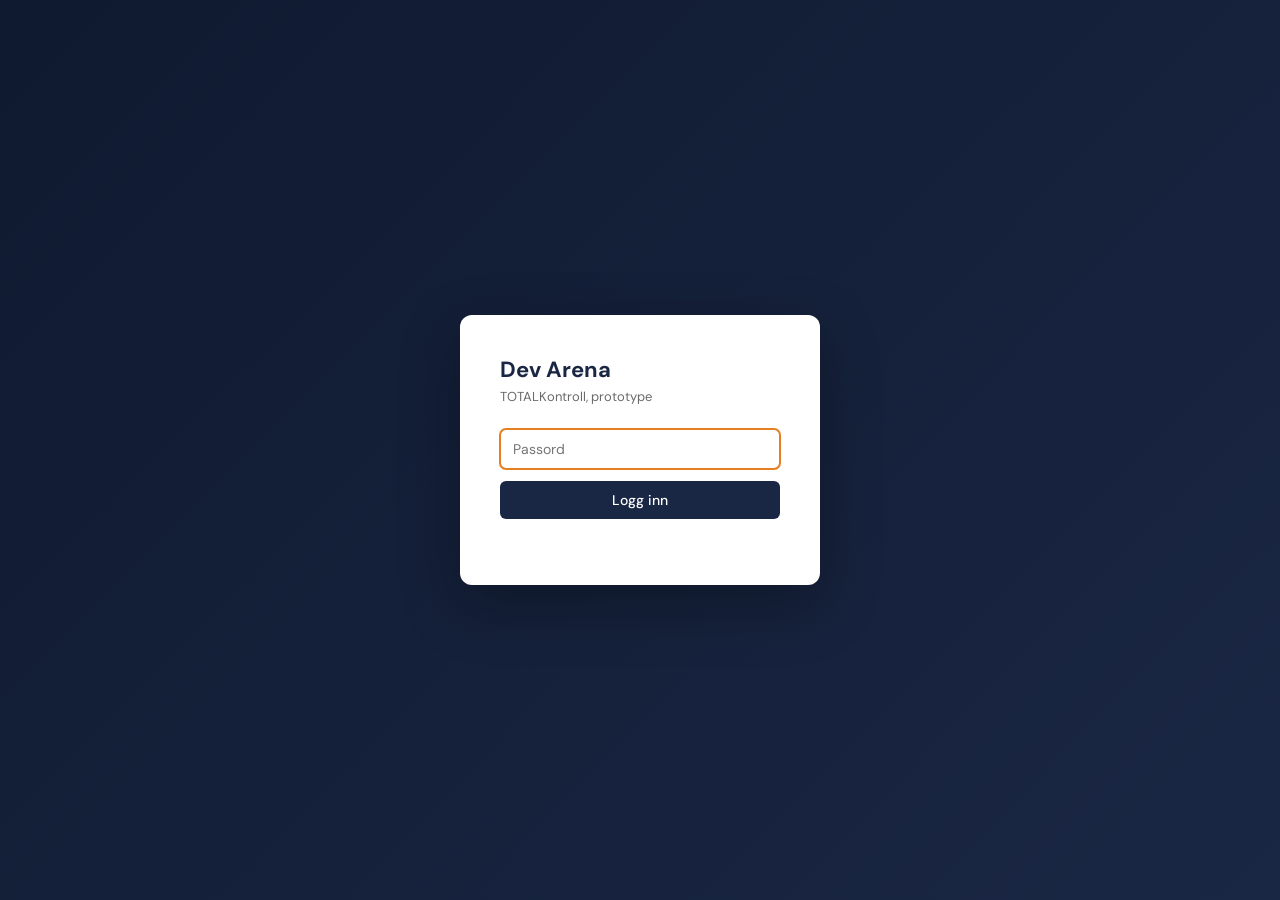
<file: dev-arena_v01.html>
<!DOCTYPE html>
<html lang="nb">
<head>
<meta charset="UTF-8">
<meta name="viewport" content="width=device-width, initial-scale=1.0">
<title>TOTALKontroll Dev Arena</title>
<link href="https://fonts.googleapis.com/css2?family=DM+Sans:wght@400;500;700&family=JetBrains+Mono:wght@400;500&display=swap" rel="stylesheet">
<style>
  * { box-sizing: border-box; margin: 0; padding: 0; }

  :root {
    --navy: #1a2744;
    --navy-deep: #0f1a30;
    --navy-light: #2a3a5c;
    --orange: #e67e22;
    --orange-deep: #ba6017;
    --blue-corner: #185FA5;
    --blue-corner-light: #378ADD;
    --blue-corner-glow: rgba(55, 138, 221, 0.4);
    --orange-corner: #BA7517;
    --orange-corner-light: #EF9F27;
    --orange-corner-glow: rgba(239, 159, 39, 0.4);
    --rope-red: #c1272d;
    --gold: #d4a017;
    --bg: #f5f3ee;
    --bg-card: #ffffff;
    --border: #e0ddd4;
    --text: #1a1a1a;
    --text-muted: #6a6a6a;
    --text-dim: #999;
    --success: #2d7a4f;
    --warning: #c97817;
    --danger: #b3261e;
  }

  body {
    font-family: 'DM Sans', sans-serif;
    background: var(--bg);
    color: var(--text);
    min-height: 100vh;
    overflow-x: hidden;
  }

  /* ========== LOGIN ========== */
  #login-screen {
    position: fixed; inset: 0;
    background: linear-gradient(135deg, var(--navy-deep), var(--navy));
    display: flex; align-items: center; justify-content: center;
    z-index: 9999;
  }
  .login-card {
    background: var(--bg-card);
    padding: 40px;
    border-radius: 12px;
    box-shadow: 0 20px 60px rgba(0,0,0,0.3);
    width: 360px;
  }
  .login-card h1 { font-size: 22px; font-weight: 700; margin-bottom: 4px; color: var(--navy); }
  .login-card .subtitle { font-size: 13px; color: var(--text-muted); margin-bottom: 24px; }
  .login-card input {
    width: 100%; padding: 10px 12px;
    border: 1px solid var(--border);
    border-radius: 6px;
    font-family: inherit; font-size: 14px;
    margin-bottom: 12px;
  }
  .login-card input:focus { outline: 2px solid var(--orange); outline-offset: -1px; }
  .login-card button {
    width: 100%; padding: 10px;
    background: var(--navy); color: white;
    border: none; border-radius: 6px;
    font-family: inherit; font-size: 14px; font-weight: 500;
    cursor: pointer;
  }
  .login-card button:hover { background: var(--navy-light); }
  .login-error { color: var(--danger); font-size: 13px; margin-top: 8px; min-height: 18px; }

  /* ========== LAYOUT ========== */
  #app { display: none; }
  #app.active { display: flex; min-height: 100vh; }

  aside.sidebar {
    width: 228px;
    background: var(--navy);
    color: rgba(255,255,255,0.9);
    padding: 24px 0;
    flex-shrink: 0;
    position: sticky; top: 0;
    height: 100vh;
  }
  .sidebar-brand { padding: 0 24px 24px; border-bottom: 1px solid rgba(255,255,255,0.1); }
  .sidebar-brand .logo { font-weight: 700; font-size: 18px; color: white; }
  .sidebar-brand .tagline { font-size: 11px; color: rgba(255,255,255,0.5); margin-top: 2px; }
  .sidebar-section-title {
    font-size: 11px; text-transform: uppercase; letter-spacing: 0.05em;
    color: rgba(255,255,255,0.4);
    padding: 20px 24px 8px;
  }
  .sidebar-link {
    display: flex; align-items: center; gap: 10px;
    padding: 8px 24px;
    color: rgba(255,255,255,0.75);
    text-decoration: none; font-size: 14px;
    border-left: 3px solid transparent;
    cursor: pointer;
  }
  .sidebar-link:hover { background: rgba(255,255,255,0.05); color: white; }
  .sidebar-link.active {
    background: rgba(230,126,34,0.1);
    color: white;
    border-left-color: var(--orange);
    font-weight: 500;
  }
  .sidebar-link .icon-dot { width: 6px; height: 6px; border-radius: 50%; background: rgba(255,255,255,0.3); }
  .sidebar-link.active .icon-dot { background: var(--orange); }

  main { flex: 1; padding: 32px 40px; }

  /* ========== HEADER ========== */
  .page-header {
    display: flex; justify-content: space-between; align-items: flex-start;
    margin-bottom: 24px;
    padding-bottom: 16px;
    border-bottom: 1px solid var(--border);
  }
  .page-header h1 { font-size: 24px; font-weight: 700; color: var(--navy); }
  .page-header .breadcrumb { font-size: 12px; color: var(--text-muted); margin-bottom: 4px; }
  .header-actions { display: flex; gap: 8px; align-items: center; }
  .badge {
    font-size: 11px; padding: 4px 10px; border-radius: 4px;
    background: var(--bg-card); border: 1px solid var(--border);
    color: var(--text-muted);
  }
  .badge.live { background: #fee; color: var(--danger); border-color: #f8c5c5; font-weight: 500; }
  .badge.live::before {
    content: '●'; margin-right: 4px;
    animation: pulse 1.5s infinite;
  }
  @keyframes pulse { 0%, 100% { opacity: 1; } 50% { opacity: 0.3; } }

  /* ========== VIEWS ========== */
  .view { display: none; }
  .view.active { display: block; }

  /* ========== SETUP VIEW ========== */
  .setup-grid { display: grid; grid-template-columns: 2fr 1fr; gap: 24px; }
  .setup-card {
    background: var(--bg-card);
    border: 1px solid var(--border);
    border-radius: 8px;
    padding: 24px;
  }
  .setup-card h2 { font-size: 16px; font-weight: 700; margin-bottom: 16px; color: var(--navy); }

  .scenario-list { display: flex; flex-direction: column; gap: 8px; }
  .scenario-item {
    border: 1px solid var(--border);
    border-radius: 6px;
    padding: 14px 16px;
    cursor: pointer;
    transition: all 0.15s;
  }
  .scenario-item:hover { border-color: var(--navy); background: #fafaf7; }
  .scenario-item.selected {
    border-color: var(--orange);
    background: #fff8f0;
    border-width: 2px;
    padding: 13px 15px;
  }
  .scenario-item .label-row {
    display: flex; justify-content: space-between; align-items: center;
    margin-bottom: 4px;
  }
  .scenario-item .id { font-family: 'JetBrains Mono', monospace; font-size: 12px; color: var(--orange); font-weight: 500; }
  .scenario-item .type {
    font-size: 10px; padding: 2px 6px; border-radius: 3px;
    background: var(--navy); color: white;
    text-transform: uppercase; letter-spacing: 0.05em;
  }
  .scenario-item .type.feil { background: var(--danger); }
  .scenario-item .type.endre { background: var(--text-muted); }
  .scenario-item .title { font-size: 14px; font-weight: 500; color: var(--navy); margin-bottom: 4px; }
  .scenario-item .desc { font-size: 12px; color: var(--text-muted); line-height: 1.4; }

  .config-row {
    display: flex; justify-content: space-between; align-items: center;
    padding: 10px 0;
    border-bottom: 1px solid var(--border);
    font-size: 13px;
  }
  .config-row:last-child { border: 0; }
  .config-row .label { color: var(--text-muted); }
  .config-row .value { font-weight: 500; }

  .btn-primary {
    background: var(--orange); color: white;
    border: none; border-radius: 6px;
    padding: 12px 20px;
    font-family: inherit; font-size: 14px; font-weight: 500;
    cursor: pointer;
    width: 100%;
    margin-top: 16px;
  }
  .btn-primary:hover { background: var(--orange-deep); }
  .btn-primary:disabled { background: #ccc; cursor: not-allowed; }

  /* ========== TALE OF THE TAPE ========== */
  .tape {
    background: linear-gradient(135deg, var(--navy-deep), var(--navy));
    color: white;
    border-radius: 12px;
    padding: 24px 32px;
    margin-bottom: 24px;
    display: grid;
    grid-template-columns: 1fr auto 1fr;
    gap: 32px;
    align-items: center;
    box-shadow: 0 8px 24px rgba(0,0,0,0.15);
  }
  .tape .corner-info { text-align: center; }
  .tape .corner-info.left { text-align: right; }
  .tape .corner-info.right { text-align: left; }
  .tape .corner-name { font-size: 11px; text-transform: uppercase; letter-spacing: 0.1em; opacity: 0.6; margin-bottom: 4px; }
  .tape .fighter-name { font-size: 18px; font-weight: 700; margin-bottom: 4px; }
  .tape .fighter-handler { font-size: 13px; opacity: 0.8; }
  .tape .vs {
    font-size: 36px; font-weight: 700;
    color: var(--orange);
    text-shadow: 0 0 20px rgba(230,126,34,0.5);
  }
  .tape .tale-stats {
    grid-column: 1 / -1;
    display: grid; grid-template-columns: 1fr 1fr 1fr;
    gap: 16px; margin-top: 16px;
    padding-top: 16px;
    border-top: 1px solid rgba(255,255,255,0.1);
    text-align: center;
  }
  .tape .stat-block .stat-label { font-size: 10px; text-transform: uppercase; letter-spacing: 0.1em; opacity: 0.5; }
  .tape .stat-block .stat-value { font-size: 14px; font-weight: 500; margin-top: 4px; }

  /* ========== ARENA ========== */
  .arena-grid {
    display: grid;
    grid-template-columns: 1fr 280px;
    gap: 24px;
    margin-bottom: 24px;
  }

  .ring-container {
    background: linear-gradient(180deg, #0a0e1c 0%, #1a2744 100%);
    border-radius: 12px;
    padding: 32px 16px 16px;
    position: relative;
    overflow: hidden;
    box-shadow: 0 8px 32px rgba(0,0,0,0.2);
  }

  .arena-bg {
    position: absolute; inset: 0;
    overflow: hidden;
    pointer-events: none;
  }
  .doc-spectator {
    position: absolute;
    width: 14px; height: 18px;
    background: rgba(255,255,255,0.04);
    border-radius: 1px;
    border: 0.5px solid rgba(255,255,255,0.06);
  }
  .spotlight {
    position: absolute;
    width: 240px; height: 240px;
    border-radius: 50%;
    filter: blur(40px);
    opacity: 0.25;
    pointer-events: none;
  }
  .spotlight.left { background: var(--blue-corner-light); top: -60px; left: 80px; }
  .spotlight.right { background: var(--orange-corner-light); top: -60px; right: 80px; }

  .ring-svg {
    width: 100%;
    height: 360px;
    display: block;
    position: relative;
    z-index: 1;
  }

  .round-banner {
    position: absolute;
    top: 12px; left: 50%;
    transform: translateX(-50%);
    background: var(--rope-red);
    color: white;
    padding: 6px 18px;
    border-radius: 4px;
    font-weight: 700;
    font-size: 13px;
    letter-spacing: 0.1em;
    text-transform: uppercase;
    z-index: 2;
    box-shadow: 0 4px 12px rgba(0,0,0,0.3);
  }
  .round-banner.flash { animation: roundFlash 0.6s; }
  @keyframes roundFlash {
    0% { transform: translateX(-50%) scale(1); }
    50% { transform: translateX(-50%) scale(1.4); background: var(--gold); color: var(--navy); }
    100% { transform: translateX(-50%) scale(1); }
  }

  .health-bar-row {
    display: flex; justify-content: space-between;
    padding: 0 24px;
    margin-bottom: 8px;
    position: relative;
    z-index: 1;
  }
  .health-bar-side { flex: 1; }
  .health-bar-side.right { text-align: right; }
  .health-bar-side .name {
    color: white; font-size: 13px; font-weight: 500;
    margin-bottom: 4px;
  }
  .health-bar-side .name.blue { color: var(--blue-corner-light); }
  .health-bar-side .name.orange { color: var(--orange-corner-light); }
  .health-bar {
    height: 10px;
    background: rgba(255,255,255,0.1);
    border-radius: 2px;
    overflow: hidden;
    border: 1px solid rgba(255,255,255,0.2);
    max-width: 280px;
  }
  .health-bar-side.right .health-bar { margin-left: auto; }
  .health-fill {
    height: 100%;
    transition: width 0.6s cubic-bezier(0.4, 0, 0.2, 1);
  }
  .health-fill.blue { background: linear-gradient(90deg, var(--blue-corner), var(--blue-corner-light)); }
  .health-fill.orange { background: linear-gradient(270deg, var(--orange-corner), var(--orange-corner-light)); }

  .impact-flash {
    position: absolute;
    inset: 0;
    background: radial-gradient(circle at center, rgba(255,255,255,0.5) 0%, transparent 70%);
    opacity: 0;
    pointer-events: none;
    z-index: 3;
  }
  .impact-flash.active { animation: flashImpact 0.4s; }
  @keyframes flashImpact {
    0% { opacity: 0; }
    20% { opacity: 1; }
    100% { opacity: 0; }
  }

  /* ========== COMMENTARY ========== */
  .commentary {
    background: var(--bg-card);
    border: 1px solid var(--border);
    border-radius: 12px;
    padding: 16px;
    height: 480px;
    display: flex;
    flex-direction: column;
  }
  .commentary h3 {
    font-size: 13px; text-transform: uppercase; letter-spacing: 0.05em;
    color: var(--text-muted); margin-bottom: 12px;
    padding-bottom: 8px; border-bottom: 1px solid var(--border);
    display: flex; justify-content: space-between; align-items: center;
  }
  .commentary-feed {
    flex: 1; overflow-y: auto;
    display: flex; flex-direction: column; gap: 10px;
    padding-right: 4px;
  }
  .commentary-feed::-webkit-scrollbar { width: 4px; }
  .commentary-feed::-webkit-scrollbar-thumb { background: var(--border); border-radius: 2px; }

  .comment {
    font-size: 12px;
    line-height: 1.5;
    padding: 10px 12px;
    border-radius: 6px;
    background: #fafaf7;
    border-left: 3px solid var(--border);
    animation: slideIn 0.3s;
  }
  @keyframes slideIn {
    from { opacity: 0; transform: translateX(8px); }
    to { opacity: 1; transform: translateX(0); }
  }
  .comment .speaker {
    font-weight: 500; font-size: 11px; text-transform: uppercase;
    letter-spacing: 0.05em; margin-bottom: 4px;
    display: flex; justify-content: space-between;
  }
  .comment.blue { border-left-color: var(--blue-corner); }
  .comment.blue .speaker { color: var(--blue-corner); }
  .comment.orange { border-left-color: var(--orange-corner); }
  .comment.orange .speaker { color: var(--orange-corner); }
  .comment.referee { border-left-color: var(--text-muted); background: #f0eee8; }
  .comment.referee .speaker { color: var(--text-muted); }
  .comment .time { color: var(--text-dim); font-weight: 400; }
  .comment .body { color: var(--text); }

  /* ========== CORNERS ========== */
  .corners-grid {
    display: grid;
    grid-template-columns: 1fr 1fr;
    gap: 24px;
    margin-bottom: 24px;
  }
  .corner-panel {
    background: var(--bg-card);
    border: 1px solid var(--border);
    border-radius: 12px;
    padding: 20px;
    position: relative;
    overflow: hidden;
  }
  .corner-panel::before {
    content: '';
    position: absolute;
    top: 0; left: 0; right: 0;
    height: 3px;
  }
  .corner-panel.blue::before { background: var(--blue-corner); }
  .corner-panel.orange::before { background: var(--orange-corner); }

  .corner-header { display: flex; gap: 12px; align-items: center; margin-bottom: 12px; }
  .corner-avatar {
    width: 40px; height: 40px; border-radius: 50%;
    display: flex; align-items: center; justify-content: center;
    font-weight: 700; font-size: 14px; color: white;
  }
  .corner-avatar.blue { background: var(--blue-corner); }
  .corner-avatar.orange { background: var(--orange-corner); }
  .corner-meta .role {
    font-size: 11px; text-transform: uppercase; letter-spacing: 0.05em;
    color: var(--text-muted);
  }
  .corner-meta .name { font-size: 15px; font-weight: 500; color: var(--navy); }
  .corner-status {
    margin-left: auto;
    font-size: 11px; padding: 4px 10px; border-radius: 4px;
    background: #f0eee8; color: var(--text-muted);
  }
  .corner-status.ready { background: #e6f4ec; color: var(--success); font-weight: 500; }
  .corner-status.thinking { background: #fef4e0; color: var(--warning); font-weight: 500; }

  .corner-textarea {
    width: 100%;
    min-height: 100px;
    padding: 10px;
    border: 1px solid var(--border);
    border-radius: 6px;
    font-family: 'JetBrains Mono', monospace;
    font-size: 12px;
    resize: vertical;
    background: #fdfcfa;
  }
  .corner-textarea:focus { outline: 2px solid var(--orange); outline-offset: -1px; }

  .corner-actions { display: flex; gap: 8px; margin-top: 12px; }
  .corner-actions button {
    flex: 1;
    padding: 8px 12px;
    border: 1px solid var(--border);
    background: var(--bg-card);
    border-radius: 6px;
    font-family: inherit; font-size: 12px; font-weight: 500;
    cursor: pointer;
    color: var(--navy);
  }
  .corner-actions button:hover:not(:disabled) { background: #f5f3ee; border-color: var(--navy); }
  .corner-actions button:disabled { color: var(--text-dim); cursor: not-allowed; }
  .corner-actions button.primary { background: var(--navy); color: white; border-color: var(--navy); }
  .corner-actions button.primary:hover:not(:disabled) { background: var(--navy-light); }

  .special-moves {
    display: flex; gap: 6px; margin-top: 8px; flex-wrap: wrap;
  }
  .special-move {
    font-size: 10px;
    padding: 3px 8px;
    border-radius: 3px;
    background: #f5f3ee;
    color: var(--text-muted);
    cursor: pointer;
    border: 1px solid var(--border);
    user-select: none;
  }
  .special-move:hover { background: var(--orange); color: white; border-color: var(--orange); }
  .special-move.used { opacity: 0.4; pointer-events: none; }

  /* ========== ROUND CONTROLS ========== */
  .round-controls {
    background: var(--bg-card);
    border: 1px solid var(--border);
    border-radius: 12px;
    padding: 20px;
    display: flex; justify-content: space-between; align-items: center;
    gap: 16px;
    margin-bottom: 24px;
  }
  .round-info { display: flex; gap: 24px; align-items: center; }
  .round-info .stat-block { text-align: center; }
  .round-info .stat-label { font-size: 10px; text-transform: uppercase; letter-spacing: 0.05em; color: var(--text-muted); }
  .round-info .stat-value { font-size: 18px; font-weight: 700; color: var(--navy); }
  .round-controls button {
    padding: 10px 24px;
    background: var(--rope-red);
    color: white;
    border: none; border-radius: 6px;
    font-family: inherit; font-size: 14px; font-weight: 700;
    cursor: pointer;
    text-transform: uppercase;
    letter-spacing: 0.05em;
  }
  .round-controls button:hover:not(:disabled) { background: #a01f24; }
  .round-controls button:disabled { background: #ccc; cursor: not-allowed; }
  .round-controls button.bell {
    background: var(--gold);
    color: var(--navy);
  }
  .round-controls button.bell:hover:not(:disabled) { background: #b88810; }

  /* ========== SCORECARD ========== */
  .scorecard-overlay {
    position: fixed; inset: 0;
    background: rgba(15,26,48,0.85);
    display: none; align-items: center; justify-content: center;
    z-index: 1000;
    backdrop-filter: blur(4px);
  }
  .scorecard-overlay.active { display: flex; animation: fadeIn 0.4s; }
  @keyframes fadeIn { from { opacity: 0; } to { opacity: 1; } }

  .scorecard-modal {
    background: var(--bg);
    border-radius: 12px;
    padding: 32px;
    max-width: 600px;
    width: 90%;
    box-shadow: 0 24px 80px rgba(0,0,0,0.4);
    animation: slideUp 0.4s;
  }
  @keyframes slideUp {
    from { opacity: 0; transform: translateY(20px); }
    to { opacity: 1; transform: translateY(0); }
  }

  .scorecard-header { text-align: center; margin-bottom: 24px; }
  .scorecard-header .verdict {
    font-size: 32px; font-weight: 700; color: var(--navy);
    text-transform: uppercase; letter-spacing: 0.05em;
  }
  .scorecard-header .verdict.ko { color: var(--success); }
  .scorecard-header .verdict.tie { color: var(--warning); }
  .scorecard-header .verdict.no-contest { color: var(--text-muted); }
  .scorecard-header .subtitle { font-size: 14px; color: var(--text-muted); margin-top: 8px; }

  .scorecard-grid {
    display: grid;
    grid-template-columns: 1fr 80px 1fr;
    gap: 12px;
    align-items: center;
    background: var(--bg-card);
    padding: 20px;
    border-radius: 8px;
    margin-bottom: 16px;
    border: 1px solid var(--border);
  }
  .scorecard-grid .corner-label { font-size: 12px; text-transform: uppercase; letter-spacing: 0.05em; }
  .scorecard-grid .corner-label.left { text-align: right; color: var(--blue-corner); }
  .scorecard-grid .corner-label.right { text-align: left; color: var(--orange-corner); }
  .scorecard-grid .dim-label { text-align: center; font-size: 11px; color: var(--text-muted); }
  .scorecard-grid .score {
    font-size: 22px; font-weight: 700;
  }
  .scorecard-grid .score.left { text-align: right; color: var(--blue-corner); }
  .scorecard-grid .score.right { text-align: left; color: var(--orange-corner); }
  .scorecard-grid .total-row { font-size: 28px; font-weight: 700; }

  .scorecard-summary {
    background: var(--bg-card);
    border: 1px solid var(--border);
    border-radius: 8px;
    padding: 16px;
    margin-bottom: 16px;
    font-size: 13px;
    line-height: 1.5;
    color: var(--text);
  }
  .scorecard-summary h4 { font-size: 12px; text-transform: uppercase; letter-spacing: 0.05em; color: var(--text-muted); margin-bottom: 8px; }

  .scorecard-actions { display: flex; gap: 8px; }
  .scorecard-actions button {
    flex: 1; padding: 10px 16px;
    border: 1px solid var(--border);
    background: var(--bg-card);
    border-radius: 6px;
    font-family: inherit; font-size: 13px; font-weight: 500;
    cursor: pointer;
    color: var(--navy);
  }
  .scorecard-actions button.primary {
    background: var(--navy); color: white; border-color: var(--navy);
  }
  .scorecard-actions button.primary:hover { background: var(--navy-light); }
  .scorecard-actions button:hover:not(.primary) { background: var(--bg); border-color: var(--navy); }

  /* ========== HISTORY ========== */
  .match-history {
    background: var(--bg-card);
    border: 1px solid var(--border);
    border-radius: 12px;
    padding: 20px;
  }
  .match-history h3 {
    font-size: 13px; text-transform: uppercase; letter-spacing: 0.05em;
    color: var(--text-muted); margin-bottom: 12px;
    padding-bottom: 8px; border-bottom: 1px solid var(--border);
  }
  .history-empty { font-size: 13px; color: var(--text-dim); font-style: italic; padding: 16px 0; text-align: center; }
  .history-item {
    display: flex; justify-content: space-between; align-items: center;
    padding: 10px 0;
    border-bottom: 1px solid var(--border);
    font-size: 13px;
  }
  .history-item:last-child { border-bottom: 0; }
  .history-item .left { display: flex; gap: 12px; align-items: center; }
  .history-item .id { font-family: 'JetBrains Mono', monospace; font-size: 11px; color: var(--orange); }
  .history-item .summary { color: var(--text); font-size: 13px; }
  .history-item .verdict-pill {
    font-size: 10px; padding: 3px 8px; border-radius: 3px;
    text-transform: uppercase; letter-spacing: 0.05em; font-weight: 500;
  }
  .history-item .verdict-pill.ko { background: #e6f4ec; color: var(--success); }
  .history-item .verdict-pill.points { background: #e6f1fb; color: var(--blue-corner); }
  .history-item .verdict-pill.tie { background: #fef4e0; color: var(--warning); }

  /* ========== UTILITY ========== */
  .hidden { display: none !important; }
  .text-blue { color: var(--blue-corner); }
  .text-orange { color: var(--orange-corner); }
  .typing-cursor { display: inline-block; width: 6px; height: 12px; background: currentColor; margin-left: 2px; animation: blink 1s infinite; }
  @keyframes blink { 0%, 50% { opacity: 1; } 51%, 100% { opacity: 0; } }

  /* boxer animation states */
  .boxer { transition: transform 0.3s cubic-bezier(0.5, 0, 0.5, 1); }
  .boxer.idle { animation: bob 2s ease-in-out infinite; transform-origin: center bottom; }
  .boxer.left.advance { transform: translateX(20px); }
  .boxer.right.advance { transform: translateX(-20px); }
  .boxer.hit-left { animation: hitLeft 0.4s; }
  .boxer.hit-right { animation: hitRight 0.4s; }
  @keyframes bob {
    0%, 100% { transform: translateY(0); }
    50% { transform: translateY(-3px); }
  }
  @keyframes hitLeft {
    0% { transform: translateX(0) rotate(0); }
    50% { transform: translateX(-12px) rotate(-3deg); }
    100% { transform: translateX(0) rotate(0); }
  }
  @keyframes hitRight {
    0% { transform: translateX(0) rotate(0); }
    50% { transform: translateX(12px) rotate(3deg); }
    100% { transform: translateX(0) rotate(0); }
  }
</style>
</head>
<body>

<!-- ========== LOGIN ========== -->
<div id="login-screen">
  <div class="login-card">
    <h1>Dev Arena</h1>
    <div class="subtitle">TOTALKontroll, prototype</div>
    <input type="password" id="password-input" placeholder="Passord" autofocus>
    <button onclick="tryLogin()">Logg inn</button>
    <div class="login-error" id="login-error"></div>
  </div>
</div>

<!-- ========== APP ========== -->
<div id="app">

  <aside class="sidebar">
    <div class="sidebar-brand">
      <div class="logo">TOTALKontroll</div>
      <div class="tagline">DF26, prototype</div>
    </div>
    <div class="sidebar-section-title">Moduler</div>
    <a class="sidebar-link"><span class="icon-dot"></span>Min side</a>
    <a class="sidebar-link"><span class="icon-dot"></span>Prosjekt</a>
    <a class="sidebar-link"><span class="icon-dot"></span>Salg</a>
    <a class="sidebar-link"><span class="icon-dot"></span>Fremdriftsplan</a>
    <a class="sidebar-link"><span class="icon-dot"></span>Endringsordre</a>
    <div class="sidebar-section-title">Verktøy</div>
    <a class="sidebar-link active"><span class="icon-dot"></span>Dev Arena</a>
    <a class="sidebar-link"><span class="icon-dot"></span>Admin</a>
  </aside>

  <main>
    <div class="page-header">
      <div>
        <div class="breadcrumb">Verktøy / Dev Arena</div>
        <h1>Dev Arena</h1>
      </div>
      <div class="header-actions">
        <span class="badge" id="status-badge">Forberedelse</span>
      </div>
    </div>

    <!-- ========== SETUP VIEW ========== -->
    <div class="view active" id="setup-view">
      <div class="setup-grid">
        <div class="setup-card">
          <h2>Velg sak</h2>
          <div class="scenario-list" id="scenario-list"></div>
        </div>
        <div class="setup-card">
          <h2>Konfigurasjon</h2>
          <div class="config-row">
            <span class="label">Antall runder</span>
            <span class="value">3</span>
          </div>
          <div class="config-row">
            <span class="label">Dommere</span>
            <span class="value">3</span>
          </div>
          <div class="config-row">
            <span class="label">Modell</span>
            <span class="value">Claude Sonnet 4.7</span>
          </div>
          <div class="config-row">
            <span class="label">Blå hjørne</span>
            <span class="value text-blue">Jan Gunnar, Produkteier</span>
          </div>
          <div class="config-row">
            <span class="label">Oransje hjørne</span>
            <span class="value text-orange">David, Utvikler</span>
          </div>
          <button class="btn-primary" onclick="goToArena()" disabled id="enter-arena-btn">Gå til ringen</button>
        </div>
      </div>

      <div style="margin-top: 24px;">
        <div class="match-history">
          <h3>Tidligere kamper</h3>
          <div id="history-list">
            <div class="history-empty">Ingen kamper kjørt ennå</div>
          </div>
        </div>
      </div>
    </div>

    <!-- ========== ARENA VIEW ========== -->
    <div class="view" id="arena-view">

      <div class="tape" id="tape">
        <div class="corner-info left">
          <div class="corner-name">Blå hjørne</div>
          <div class="fighter-name">Produkteier-Claude</div>
          <div class="fighter-handler">Coach: Jan Gunnar</div>
        </div>
        <div class="vs">VS</div>
        <div class="corner-info right">
          <div class="corner-name">Oransje hjørne</div>
          <div class="fighter-name">Utvikler-Claude</div>
          <div class="fighter-handler">Coach: David</div>
        </div>
        <div class="tale-stats">
          <div class="stat-block">
            <div class="stat-label">Sak</div>
            <div class="stat-value" id="tape-id">EO-008</div>
          </div>
          <div class="stat-block">
            <div class="stat-label">Stridsspørsmål</div>
            <div class="stat-value" id="tape-question">Resource scoping</div>
          </div>
          <div class="stat-block">
            <div class="stat-label">Akseptansekriterier</div>
            <div class="stat-value" id="tape-ak-count">12</div>
          </div>
        </div>
      </div>

      <div class="arena-grid">
        <div class="ring-container">
          <div class="arena-bg" id="arena-bg"></div>
          <div class="spotlight left"></div>
          <div class="spotlight right"></div>
          <div class="round-banner" id="round-banner">Runde 1, åpning</div>
          <div class="health-bar-row">
            <div class="health-bar-side">
              <div class="name blue" id="hp-name-blue">Produkteier-Claude</div>
              <div class="health-bar"><div class="health-fill blue" id="hp-blue" style="width: 100%;"></div></div>
            </div>
            <div class="health-bar-side right">
              <div class="name orange" id="hp-name-orange">Utvikler-Claude</div>
              <div class="health-bar"><div class="health-fill orange" id="hp-orange" style="width: 100%;"></div></div>
            </div>
          </div>
          <svg class="ring-svg" viewBox="0 0 800 400" xmlns="http://www.w3.org/2000/svg">
            <!-- Ring floor with perspective -->
            <defs>
              <linearGradient id="floor-grad" x1="0" y1="0" x2="0" y2="1">
                <stop offset="0%" stop-color="#3a4a6f"/>
                <stop offset="100%" stop-color="#1f2a47"/>
              </linearGradient>
              <radialGradient id="canvas-light" cx="50%" cy="40%" r="50%">
                <stop offset="0%" stop-color="rgba(255,255,255,0.15)"/>
                <stop offset="100%" stop-color="rgba(255,255,255,0)"/>
              </radialGradient>
            </defs>

            <!-- Ring perspective trapezoid -->
            <polygon points="60,360 740,360 660,180 140,180" fill="url(#floor-grad)" stroke="#0a0e1c" stroke-width="2"/>
            <polygon points="60,360 740,360 660,180 140,180" fill="url(#canvas-light)"/>

            <!-- Logo on canvas -->
            <text x="400" y="290" text-anchor="middle" fill="rgba(255,255,255,0.06)" font-size="60" font-weight="700" font-family="DM Sans">TK</text>

            <!-- Posts -->
            <rect x="135" y="170" width="6" height="200" fill="#5a6478"/>
            <rect x="659" y="170" width="6" height="200" fill="#5a6478"/>
            <rect x="55" y="350" width="10" height="20" fill="#5a6478"/>
            <rect x="735" y="350" width="10" height="20" fill="#5a6478"/>

            <!-- Front ropes (3 levels) -->
            <line x1="60" y1="290" x2="740" y2="290" stroke="#c1272d" stroke-width="3"/>
            <line x1="60" y1="320" x2="740" y2="320" stroke="#c1272d" stroke-width="3"/>
            <line x1="60" y1="350" x2="740" y2="350" stroke="#c1272d" stroke-width="3"/>

            <!-- Back ropes (3 levels, perspective) -->
            <line x1="140" y1="190" x2="660" y2="190" stroke="#a01f24" stroke-width="2" opacity="0.8"/>
            <line x1="138" y1="210" x2="662" y2="210" stroke="#a01f24" stroke-width="2" opacity="0.8"/>
            <line x1="136" y1="230" x2="664" y2="230" stroke="#a01f24" stroke-width="2" opacity="0.8"/>

            <!-- Side ropes -->
            <line x1="138" y1="190" x2="60" y2="290" stroke="#a01f24" stroke-width="2" opacity="0.6"/>
            <line x1="136" y1="210" x2="60" y2="320" stroke="#a01f24" stroke-width="2" opacity="0.6"/>
            <line x1="135" y1="230" x2="60" y2="350" stroke="#a01f24" stroke-width="2" opacity="0.6"/>
            <line x1="662" y1="190" x2="740" y2="290" stroke="#a01f24" stroke-width="2" opacity="0.6"/>
            <line x1="664" y1="210" x2="740" y2="320" stroke="#a01f24" stroke-width="2" opacity="0.6"/>
            <line x1="665" y1="230" x2="740" y2="350" stroke="#a01f24" stroke-width="2" opacity="0.6"/>

            <!-- Corner stools -->
            <g transform="translate(95, 360)">
              <rect x="-15" y="-20" width="30" height="20" fill="#185FA5" rx="2"/>
              <rect x="-12" y="-2" width="24" height="6" fill="#0c447c"/>
            </g>
            <g transform="translate(705, 360)">
              <rect x="-15" y="-20" width="30" height="20" fill="#BA7517" rx="2"/>
              <rect x="-12" y="-2" width="24" height="6" fill="#854f0b"/>
            </g>

            <!-- Coach left (Jan Gunnar) -->
            <g transform="translate(95, 340)" id="coach-left">
              <ellipse cx="0" cy="0" rx="14" ry="3" fill="rgba(0,0,0,0.3)"/>
              <rect x="-8" y="-30" width="16" height="22" fill="#2a3a5c" rx="2"/>
              <circle cx="0" cy="-36" r="6" fill="#e8c4a0"/>
              <rect x="-3" y="-40" width="6" height="3" fill="#3a2e20"/>
            </g>

            <!-- Coach right (David) -->
            <g transform="translate(705, 340)" id="coach-right">
              <ellipse cx="0" cy="0" rx="14" ry="3" fill="rgba(0,0,0,0.3)"/>
              <rect x="-8" y="-30" width="16" height="22" fill="#5a4a3a" rx="2"/>
              <circle cx="0" cy="-36" r="6" fill="#e8c4a0"/>
              <rect x="-4" y="-42" width="8" height="3" fill="#5a4a3a"/>
            </g>

            <!-- Boxer left (blue, Produkteier-Claude) -->
            <g class="boxer left idle" id="boxer-left" transform="translate(320, 290)">
              <!-- shadow -->
              <ellipse cx="0" cy="60" rx="35" ry="6" fill="rgba(0,0,0,0.4)"/>
              <!-- glow aura -->
              <circle cx="0" cy="0" r="48" fill="#378ADD" opacity="0.15"/>
              <circle cx="0" cy="0" r="36" fill="#185FA5" opacity="0.25"/>
              <!-- legs -->
              <rect x="-12" y="20" width="9" height="38" fill="#0c447c" rx="2"/>
              <rect x="3" y="20" width="9" height="38" fill="#0c447c" rx="2"/>
              <!-- shorts -->
              <rect x="-18" y="5" width="36" height="22" fill="#185FA5" rx="3"/>
              <text x="0" y="20" text-anchor="middle" fill="#E6F1FB" font-size="9" font-weight="700" font-family="DM Sans">PE</text>
              <!-- torso -->
              <rect x="-16" y="-22" width="32" height="32" fill="#378ADD" rx="6"/>
              <!-- head -->
              <circle cx="0" cy="-32" r="13" fill="#185FA5"/>
              <text x="0" y="-28" text-anchor="middle" fill="#E6F1FB" font-size="10" font-weight="700" font-family="DM Sans">C</text>
              <!-- gloves: idle -->
              <g id="glove-left-l">
                <circle cx="-22" cy="0" r="9" fill="#c1272d" stroke="#7a1418" stroke-width="1"/>
              </g>
              <g id="glove-left-r">
                <circle cx="22" cy="0" r="9" fill="#c1272d" stroke="#7a1418" stroke-width="1"/>
              </g>
            </g>

            <!-- Boxer right (orange, Utvikler-Claude) -->
            <g class="boxer right idle" id="boxer-right" transform="translate(480, 290)">
              <ellipse cx="0" cy="60" rx="35" ry="6" fill="rgba(0,0,0,0.4)"/>
              <circle cx="0" cy="0" r="48" fill="#EF9F27" opacity="0.15"/>
              <circle cx="0" cy="0" r="36" fill="#BA7517" opacity="0.25"/>
              <rect x="-12" y="20" width="9" height="38" fill="#854f0b" rx="2"/>
              <rect x="3" y="20" width="9" height="38" fill="#854f0b" rx="2"/>
              <rect x="-18" y="5" width="36" height="22" fill="#BA7517" rx="3"/>
              <text x="0" y="20" text-anchor="middle" fill="#FAEEDA" font-size="9" font-weight="700" font-family="DM Sans">UT</text>
              <rect x="-16" y="-22" width="32" height="32" fill="#EF9F27" rx="6"/>
              <circle cx="0" cy="-32" r="13" fill="#BA7517"/>
              <text x="0" y="-28" text-anchor="middle" fill="#FAEEDA" font-size="10" font-weight="700" font-family="DM Sans">C</text>
              <g id="glove-right-l">
                <circle cx="-22" cy="0" r="9" fill="#c1272d" stroke="#7a1418" stroke-width="1"/>
              </g>
              <g id="glove-right-r">
                <circle cx="22" cy="0" r="9" fill="#c1272d" stroke="#7a1418" stroke-width="1"/>
              </g>
            </g>

            <!-- Referee (referee in middle, smaller) -->
            <g id="referee" transform="translate(400, 320)" opacity="0.7">
              <ellipse cx="0" cy="20" rx="10" ry="2" fill="rgba(0,0,0,0.3)"/>
              <rect x="-5" y="-12" width="10" height="14" fill="white" stroke="#000" stroke-width="0.5" rx="1"/>
              <rect x="-5" y="-12" width="10" height="14" fill="url(#stripes)"/>
              <circle cx="0" cy="-18" r="4" fill="#e8c4a0"/>
            </g>
            <pattern id="stripes" patternUnits="userSpaceOnUse" width="3" height="14">
              <rect width="1.5" height="14" fill="#222"/>
            </pattern>

            <!-- Impact effects layer -->
            <g id="impact-layer"></g>
          </svg>

          <div class="impact-flash" id="impact-flash"></div>
        </div>

        <div class="commentary">
          <h3>
            <span>Live commentary</span>
            <span style="font-size: 10px; color: var(--danger); font-weight: 500;" id="live-indicator">●</span>
          </h3>
          <div class="commentary-feed" id="commentary-feed"></div>
        </div>
      </div>

      <div class="round-controls">
        <div class="round-info">
          <div class="stat-block">
            <div class="stat-label">Runde</div>
            <div class="stat-value"><span id="current-round">1</span> / 3</div>
          </div>
          <div class="stat-block">
            <div class="stat-label">Tid</div>
            <div class="stat-value" id="round-timer">0:00</div>
          </div>
          <div class="stat-block">
            <div class="stat-label">Slag</div>
            <div class="stat-value" id="punch-count">0</div>
          </div>
        </div>
        <div style="display: flex; gap: 8px;">
          <button class="bell" id="bell-btn" onclick="ringBell()">Ring i bjellen</button>
          <button onclick="exitArena()" style="background: transparent; color: var(--text-muted); border: 1px solid var(--border);">Avbryt</button>
        </div>
      </div>

      <div class="corners-grid">
        <div class="corner-panel blue">
          <div class="corner-header">
            <div class="corner-avatar blue">JG</div>
            <div class="corner-meta">
              <div class="role">Blå hjørne, coach</div>
              <div class="name">Jan Gunnar</div>
            </div>
            <span class="corner-status" id="status-blue">Tom</span>
          </div>
          <textarea class="corner-textarea" id="input-blue" placeholder="Lim inn EO-tekst, akseptansekriterier, prototype-spec, eller åpne spørsmål..."></textarea>
          <div class="special-moves">
            <span class="special-move" data-corner="blue" data-move="ak">AK Smash</span>
            <span class="special-move" data-corner="blue" data-move="scope">Scope Cross</span>
            <span class="special-move" data-corner="blue" data-move="value">Verdi-jab</span>
          </div>
          <div class="corner-actions">
            <button onclick="loadCorner('blue')">Lever til hjørnet</button>
            <button class="primary" onclick="commitCorner('blue')" id="commit-blue" disabled>Klar til runde</button>
          </div>
        </div>

        <div class="corner-panel orange">
          <div class="corner-header">
            <div class="corner-avatar orange">DS</div>
            <div class="corner-meta">
              <div class="role">Oransje hjørne, coach</div>
              <div class="name">David</div>
            </div>
            <span class="corner-status" id="status-orange">Tom</span>
          </div>
          <textarea class="corner-textarea" id="input-orange" placeholder="Lim inn implementasjonsforslag, arkitekturhensyn, tekniske spørsmål..."></textarea>
          <div class="special-moves">
            <span class="special-move" data-corner="orange" data-move="arch">Arkitektur-blokk</span>
            <span class="special-move" data-corner="orange" data-move="debt">Teknisk gjeld-jab</span>
            <span class="special-move" data-corner="orange" data-move="catalog">Funksjonskatalog-cross</span>
          </div>
          <div class="corner-actions">
            <button onclick="loadCorner('orange')">Lever til hjørnet</button>
            <button class="primary" onclick="commitCorner('orange')" id="commit-orange" disabled>Klar til runde</button>
          </div>
        </div>
      </div>

    </div>

  </main>

</div>

<!-- ========== SCORECARD MODAL ========== -->
<div class="scorecard-overlay" id="scorecard-overlay">
  <div class="scorecard-modal">
    <div class="scorecard-header">
      <div class="verdict" id="verdict-text">DECISION</div>
      <div class="subtitle" id="verdict-subtitle">Begge AIer hadde gyldige poeng</div>
    </div>

    <div class="scorecard-grid">
      <div class="corner-label left">Blå</div>
      <div class="dim-label">Teknisk korrekthet</div>
      <div class="corner-label right">Oransje</div>

      <div class="score left" id="score-blue-tech">28</div>
      <div></div>
      <div class="score right" id="score-orange-tech">29</div>

      <div></div>
      <div class="dim-label">Forretningsverdi</div>
      <div></div>

      <div class="score left" id="score-blue-value">30</div>
      <div></div>
      <div class="score right" id="score-orange-value">26</div>

      <div></div>
      <div class="dim-label">Scope-disiplin</div>
      <div></div>

      <div class="score left" id="score-blue-scope">29</div>
      <div></div>
      <div class="score right" id="score-orange-scope">27</div>

      <div style="border-top: 1px solid var(--border); margin: 8px 0; grid-column: 1 / -1;"></div>

      <div></div>
      <div class="dim-label" style="font-weight: 500; color: var(--navy);">Total</div>
      <div></div>

      <div class="score left total-row" id="total-blue">87</div>
      <div></div>
      <div class="score right total-row" id="total-orange">82</div>
    </div>

    <div class="scorecard-summary" id="scorecard-summary">
      <h4>Dommerens kommentar</h4>
      <p id="judge-comment">Produkteier-Claude vant runden ved å holde fokuset på akseptansekriteriene. Utvikler-Claudes arkitekturpoeng var gyldige men løste et problem som ikke er en del av denne EOen.</p>
    </div>

    <div class="scorecard-actions">
      <button onclick="closeScorecard()">Tilbake til arena</button>
      <button class="primary" onclick="acceptVerdictAndExit()">Aksepter, tilbake til oversikt</button>
    </div>
  </div>
</div>

<script>
// ========== AUTH ==========
function djb2(str) {
  let hash = 5381;
  for (let i = 0; i < str.length; i++) hash = ((hash << 5) + hash) + str.charCodeAt(i);
  return hash >>> 0;
}
const PASSWORD_HASH = djb2('DF2026');

function tryLogin() {
  const input = document.getElementById('password-input').value;
  const error = document.getElementById('login-error');
  if (djb2(input) === PASSWORD_HASH) {
    sessionStorage.setItem('tk-arena-auth', '1');
    showApp();
  } else {
    error.textContent = 'Feil passord';
    setTimeout(() => error.textContent = '', 2500);
  }
}

document.getElementById('password-input').addEventListener('keypress', e => {
  if (e.key === 'Enter') tryLogin();
});

function showApp() {
  document.getElementById('login-screen').style.display = 'none';
  document.getElementById('app').classList.add('active');
  initApp();
}

if (sessionStorage.getItem('tk-arena-auth') === '1') {
  document.addEventListener('DOMContentLoaded', showApp);
}

// ========== STATE ==========
const state = {
  selectedScenario: null,
  blue: { content: '', committed: false, hp: 100, moves: { ak: false, scope: false, value: false } },
  orange: { content: '', committed: false, hp: 100, moves: { arch: false, debt: false, catalog: false } },
  round: 1,
  punchCount: 0,
  timerInterval: null,
  startTime: null,
  inMatch: false,
  history: JSON.parse(localStorage.getItem('tk-arena-history') || '[]')
};

// ========== SCENARIOS ==========
const scenarios = [
  {
    id: 'EO-008',
    type: 'EO',
    title: 'RBAC rolle- og tilgangsstyring',
    desc: 'Grunnleggende rolledefinisjoner og tilgangsmatrise. Ressurs-scoping ikke i scope.',
    question: 'Resource scoping nå eller senere?',
    akCount: 12,
    rounds: [
      {
        title: 'Åpning',
        commentary: [
          { speaker: 'referee', body: 'Saken er EO-008 RBAC. Stridsspørsmålet er om ressurs-scoping skal med i denne EOen, eller utsettes som beskrevet i bestillingen.' },
          { speaker: 'blue', body: 'Bestillingen er tydelig: ressurs-scoping er eksplisitt utenfor scope. Akseptansekriterium 11 sier "PL kan se alle prosjekter" som default. Hvis vi legger til scoping nå, endrer vi semantikken på en kritisk akseptansekriterium midt i implementasjon.' },
          { speaker: 'orange', body: 'Forstått, men hvis vi bygger rolle-tabellen uten et felt for resource_scope, må hele tabellen migreres senere. Da er det enklere å legge på et nullable felt nå selv om vi ikke bruker det.' },
          { speaker: 'blue', body: 'Et nullable felt som ikke brukes er teknisk gjeld i form av et signal til fremtidige utviklere om at funksjonalitet finnes. David må forholde seg til det. Det kommer sikkert spørsmål fra brukere som ser feltet i admin.' },
        ]
      },
      {
        title: 'Krysseksaminasjon',
        commentary: [
          { speaker: 'orange', body: 'Migrering av rolle-tabellen i prod krever ned-tid eller blue-green deploy. Vi har ikke etablert blue-green ennå. Et nullable felt unngår fremtidig downtime.' },
          { speaker: 'blue', body: 'Riktig observasjon, men problemet er ikke EO-008. Det er at vi mangler blue-green. Det bør være en separat EO. Å løse infrastrukturproblemer ved å snike inn datafelt i forretnings-EOer er en antipattern.' },
          { speaker: 'referee', body: 'Begge AIer holder seg innenfor god teknisk debatt så langt. Klart definerte uenighetspunkter.' },
          { speaker: 'orange', body: 'Greit, jeg foreslår en mellomløsning: bygg EO-008 som spesifisert, men dokumenter migrasjonsstien for resource_scope eksplisitt i arkitekturdokumentet.' },
          { speaker: 'blue', body: 'Det er akseptabelt og innenfor scope. Det er teknisk dokumentasjon, ikke datafelt-tillegg.' }
        ]
      },
      {
        title: 'Avslutning',
        commentary: [
          { speaker: 'blue', body: 'Konsensus: implementer EO-008 som spesifisert. Dokumenter migrasjonssti for fremtidig resource_scope i arkitekturnotat. Skap separat EO for blue-green deploy.' },
          { speaker: 'orange', body: 'Enig. Tilleggsanbefaling: når resource_scope-EO kommer, gjør den til en standalone PR slik at migreringen er sporbar.' },
          { speaker: 'referee', body: 'Begge AIer landet på samme posisjon. Konsensus med konkrete handlingspunkter til Produkteier.' }
        ]
      }
    ],
    verdict: { type: 'consensus', winner: 'tie' },
    scores: { blue: { tech: 29, value: 30, scope: 30 }, orange: { tech: 30, value: 27, scope: 28 } },
    summary: 'Konsensus etter åpen teknisk debatt. Begge AIer endte på samme implementeringsanbefaling. Arkitekturnotat skal oppdateres med migrasjonssti for resource_scope. Separat EO opprettes for blue-green deploy.'
  },
  {
    id: 'FEIL-006',
    type: 'FEIL',
    title: 'AI-vurdering trigges ikke ved innliming',
    desc: 'Bug i EO-modul. Når bruker limer inn tekst i registreringsfeltet, kjøres ikke AI-vurdering automatisk slik som ved skriving.',
    question: 'Event-handling eller debounce-bug?',
    akCount: 4,
    rounds: [
      {
        title: 'Åpning',
        commentary: [
          { speaker: 'referee', body: 'FEIL-006: AI-vurdering trigges ikke ved innliming. Steg for å reprodusere er klart. Spørsmålet er hva som er rotårsaken.' },
          { speaker: 'orange', body: 'Mest sannsynlig årsak: vi lytter på onChange-event som ikke fyrer ved paste. Vi bør legge til onPaste-handler eller bytte til onInput.' },
          { speaker: 'blue', body: 'Akseptansekriterium 2 sier "AI-vurdering skal trigges ved alle endringer i tekstfeltet, uavhengig av input-metode". Bytte til onInput er korrekt fix.' },
          { speaker: 'orange', body: 'Men vi har debounce på 800ms. Hvis vi bruker onInput og bruker limer inn 2000 tegn, kommer vurderingen umiddelbart fordi paste-eventen genererer kun ett input-event. Det er ikke nødvendigvis ønskelig.' },
          { speaker: 'blue', body: 'Hvorfor ikke? Bruker har akkurat limt inn ferdig tekst. De forventer respons.' }
        ]
      },
      {
        title: 'Krysseksaminasjon',
        commentary: [
          { speaker: 'orange', body: 'Fordi paste kan komme fra clipboard som er midt i en handling. Hvis bruker kopierer tekst del for del og limer inn iterativt, får de en API-kostnad per paste.' },
          { speaker: 'blue', body: 'Det er en gyldig kostnadsbekymring. Men løsningen er ikke å droppe responsen, det er å beholde debouncen. 800ms er nok til at iterativ paste fanges som én vurdering.' },
          { speaker: 'orange', body: 'Stemmer. Da blir fixen: bytt onChange til onInput, behold eksisterende debounce på 800ms. Veldig enkelt.' },
          { speaker: 'blue', body: 'Enig. To linjer kode, dekker AK 2 og 3. Ingen scope-kryp.' },
          { speaker: 'referee', body: 'Tidlig konsensus. Begge AIer har valgt samme implementasjon.' }
        ]
      },
      {
        title: 'Avslutning',
        commentary: [
          { speaker: 'orange', body: 'Foreslår kort PR med kun event-handler endring. Tester på desktop Chrome/Firefox/Safari og mobil Safari.' },
          { speaker: 'blue', body: 'Enig. Anbefaler at vi legger til en E2E-test som verifiserer paste→AI-vurdering for å unngå regresjon.' },
          { speaker: 'orange', body: 'God idé. Tar det med i samme PR.' },
          { speaker: 'referee', body: 'Konsensus, klar implementasjonsplan, ingen åpne spørsmål til Produkteier.' }
        ]
      }
    ],
    verdict: { type: 'consensus', winner: 'tie' },
    scores: { blue: { tech: 28, value: 29, scope: 30 }, orange: { tech: 30, value: 28, scope: 30 } },
    summary: 'Klar konsensus. Bytt onChange til onInput, behold debounce, legg til E2E-test. Implementeres som én liten PR.'
  },
  {
    id: 'EO-011',
    type: 'EO',
    title: 'Språkvelger og polsk oversettelse',
    desc: 'Implementer i18n med tre språk. Polsk er viktig for arbeidsstyrkesammensetningen.',
    question: 'Eget oversettelses-flow eller bake inn i EO?',
    akCount: 8,
    rounds: [
      {
        title: 'Åpning',
        commentary: [
          { speaker: 'referee', body: 'EO-011: i18n med norsk, engelsk, polsk. Stridsspørsmålet er hvordan oversettelser skal vedlikeholdes når nye EOer kommer.' },
          { speaker: 'orange', body: 'Forslag: alle nye EOer som introduserer brukersynlig tekst skal levere oversettelser som del av PR. Implementeres som en lint-regel som feiler bygget hvis nye nøkler i nb mangler ekvivalent i en og pl.' },
          { speaker: 'blue', body: 'Det er det enkleste, men det skifter ansvaret for kvaliteten på polsk over til David. Han snakker ikke polsk. AI-oversettelse må inn et eller annet sted.' },
          { speaker: 'orange', body: 'Riktig. Da må PR-en kjøre AI-oversettelse automatisk når nye nb-nøkler legges til. Bygges som GitHub Action eller pre-commit hook.' },
          { speaker: 'blue', body: 'OK. Men polsk QA må fortsatt gjøres av polsktalende medarbeider, det er ikke David. Når kommer det inn i flyten?' }
        ]
      },
      {
        title: 'Krysseksaminasjon',
        commentary: [
          { speaker: 'orange', body: 'Foreslår tre-trinns flyt: 1) AI oversetter ved PR. 2) PR merges med "needs-pl-qa" label. 3) Polsktalende medarbeider gjennomgår batchvis ukentlig og fjerner labelen.' },
          { speaker: 'blue', body: 'Det fungerer hvis labelen blokkerer prod-deploy. Hvis ikke, blir QA aldri gjort. Hvem definerer hvem den polske medarbeideren er?' },
          { speaker: 'orange', body: 'Det er et organisasjonsspørsmål, ikke teknisk. Produkteier må eskalere til Daniel.' },
          { speaker: 'blue', body: 'Akseptabelt, men jeg flagger det som åpent spørsmål til menneskelig produkteier i scorecard.' },
          { speaker: 'referee', body: 'Begge AIer er enige om teknisk løsning, men har identifisert et organisatorisk åpent spørsmål.' }
        ]
      },
      {
        title: 'Avslutning',
        commentary: [
          { speaker: 'blue', body: 'Anbefaling til menneskelig produkteier: tekniske mekanismer er enige om. Trenger avklaring fra Daniel om hvem som er polsk QA-ansvarlig før PR-mal kan settes opp.' },
          { speaker: 'orange', body: 'Enig. Implementer mekanikken (lint, AI-oversetter, label) i denne EOen. QA-rollen tildeles før første polske oversettelse går til prod.' },
          { speaker: 'referee', body: 'Konsensus om teknisk implementasjon. Åpent spørsmål til Produkteier flagget for eskalering.' }
        ]
      }
    ],
    verdict: { type: 'consensus', winner: 'tie', escalation: true },
    scores: { blue: { tech: 28, value: 29, scope: 28 }, orange: { tech: 29, value: 28, scope: 27 } },
    summary: 'Konsensus om teknisk implementasjon: lint-regel, AI-oversettelse i CI, polsk QA-label. Åpent spørsmål til menneskelig Produkteier: hvem tildeles polsk QA-ansvar.'
  }
];

// ========== INIT ==========
function initApp() {
  renderScenarios();
  renderHistory();
  generateAudience();
  setupSpecialMoves();
}

function renderScenarios() {
  const list = document.getElementById('scenario-list');
  list.innerHTML = scenarios.map(s => `
    <div class="scenario-item" onclick="selectScenario('${s.id}')" data-id="${s.id}">
      <div class="label-row">
        <span class="id">${s.id}</span>
        <span class="type ${s.type.toLowerCase()}">${s.type}</span>
      </div>
      <div class="title">${s.title}</div>
      <div class="desc">${s.desc}</div>
    </div>
  `).join('');
}

function selectScenario(id) {
  state.selectedScenario = scenarios.find(s => s.id === id);
  document.querySelectorAll('.scenario-item').forEach(el => {
    el.classList.toggle('selected', el.dataset.id === id);
  });
  document.getElementById('enter-arena-btn').disabled = false;
}

function generateAudience() {
  const bg = document.getElementById('arena-bg');
  let html = '';
  for (let i = 0; i < 40; i++) {
    const x = Math.random() * 100;
    const y = 60 + Math.random() * 40;
    const opacity = 0.3 + Math.random() * 0.5;
    html += `<div class="doc-spectator" style="left: ${x}%; top: ${y}%; opacity: ${opacity};"></div>`;
  }
  bg.innerHTML = html;
}

function setupSpecialMoves() {
  document.querySelectorAll('.special-move').forEach(el => {
    el.addEventListener('click', () => {
      if (el.classList.contains('used')) return;
      const corner = el.dataset.corner;
      const move = el.dataset.move;
      const ta = document.getElementById('input-' + corner);
      const moveTexts = {
        ak: 'Akseptansekriterium ',
        scope: 'Dette er utenfor scope fordi ',
        value: 'Forretningsverdien ligger i ',
        arch: 'Arkitekturmessig vil dette ',
        debt: 'Dette skaper teknisk gjeld i form av ',
        catalog: 'Funksjonskatalogen viser at '
      };
      ta.value += (ta.value ? '\n' : '') + moveTexts[move];
      ta.focus();
      el.classList.add('used');
    });
  });
}

// ========== ARENA NAVIGATION ==========
function goToArena() {
  if (!state.selectedScenario) return;
  document.getElementById('setup-view').classList.remove('active');
  document.getElementById('arena-view').classList.add('active');

  const s = state.selectedScenario;
  document.getElementById('tape-id').textContent = s.id;
  document.getElementById('tape-question').textContent = s.question;
  document.getElementById('tape-ak-count').textContent = s.akCount;

  state.inMatch = true;
  state.round = 1;
  state.punchCount = 0;
  state.blue = { content: '', committed: false, hp: 100, moves: { ak: false, scope: false, value: false } };
  state.orange = { content: '', committed: false, hp: 100, moves: { arch: false, debt: false, catalog: false } };

  document.getElementById('current-round').textContent = '1';
  document.getElementById('round-banner').textContent = 'Runde 1, åpning';
  document.getElementById('hp-blue').style.width = '100%';
  document.getElementById('hp-orange').style.width = '100%';
  document.getElementById('punch-count').textContent = '0';
  document.getElementById('round-timer').textContent = '0:00';
  document.getElementById('commentary-feed').innerHTML = '';
  document.getElementById('input-blue').value = '';
  document.getElementById('input-orange').value = '';
  document.querySelectorAll('.special-move').forEach(el => el.classList.remove('used'));
  resetCornerStatuses();
  updateStatusBadge('Forberedelse');

  startTimer();
  addCommentary('referee', 'Velkommen til Dev Arena. Saken i kveld: ' + s.id + ', ' + s.title + '. La det rettferdige slag begynne.');
  setTimeout(() => addCommentary('referee', 'Coachene, gjør klar instruksene til hjørnene deres.'), 1200);
}

function exitArena() {
  if (!confirm('Avbryt kampen og gå tilbake til oversikten?')) return;
  stopTimer();
  state.inMatch = false;
  document.getElementById('arena-view').classList.remove('active');
  document.getElementById('setup-view').classList.add('active');
  updateStatusBadge('Forberedelse');
}

function startTimer() {
  state.startTime = Date.now();
  state.timerInterval = setInterval(() => {
    const elapsed = Math.floor((Date.now() - state.startTime) / 1000);
    const m = Math.floor(elapsed / 60);
    const s = elapsed % 60;
    document.getElementById('round-timer').textContent = m + ':' + (s < 10 ? '0' : '') + s;
  }, 1000);
}

function stopTimer() {
  if (state.timerInterval) clearInterval(state.timerInterval);
}

function updateStatusBadge(text) {
  const badge = document.getElementById('status-badge');
  badge.textContent = text;
  badge.classList.toggle('live', text === 'Kamp pågår' || text === 'Runde aktiv');
}

// ========== CORNERS ==========
function loadCorner(corner) {
  const ta = document.getElementById('input-' + corner);
  const txt = ta.value.trim();
  if (!txt) return;
  state[corner].content = txt;
  state[corner].committed = false;
  setStatus(corner, 'thinking', 'Coach gjennomgår');
  document.getElementById('commit-' + corner).disabled = false;

  const speaker = corner === 'blue' ? 'Jan Gunnar' : 'David';
  addCommentary('referee', speaker + ' har levert til ' + (corner === 'blue' ? 'blå' : 'oransje') + ' hjørne.');
}

function commitCorner(corner) {
  if (!state[corner].content) return;
  state[corner].committed = true;
  setStatus(corner, 'ready', 'Klar');
  document.getElementById('commit-' + corner).disabled = true;

  const otherReady = corner === 'blue' ? state.orange.committed : state.blue.committed;
  if (otherReady) {
    addCommentary('referee', 'Begge hjørner er klare. Coachene kan ringe i bjellen for å starte runden.');
    document.getElementById('bell-btn').disabled = false;
  }
}

function resetCornerStatuses() {
  setStatus('blue', '', 'Tom');
  setStatus('orange', '', 'Tom');
  document.getElementById('commit-blue').disabled = true;
  document.getElementById('commit-orange').disabled = true;
}

function setStatus(corner, cls, txt) {
  const el = document.getElementById('status-' + corner);
  el.className = 'corner-status ' + (cls || '');
  el.textContent = txt;
}

// ========== ROUND LOGIC ==========
async function ringBell() {
  if (!state.blue.committed || !state.orange.committed) {
    addCommentary('referee', 'Begge coacher må levere innspill før runden kan starte.');
    return;
  }

  document.getElementById('bell-btn').disabled = true;
  updateStatusBadge('Runde aktiv');
  flashBanner('Runde ' + state.round);

  const scenario = state.selectedScenario;
  const roundData = scenario.rounds[state.round - 1];

  document.getElementById('round-banner').textContent = 'Runde ' + state.round + ', ' + roundData.title.toLowerCase();

  await sleep(800);
  addCommentary('referee', 'Runde ' + state.round + ', ' + roundData.title.toLowerCase() + '. Slåss!');
  await sleep(600);

  // Play out the round
  for (let i = 0; i < roundData.commentary.length; i++) {
    const turn = roundData.commentary[i];
    addCommentary(turn.speaker, turn.body);

    if (turn.speaker === 'blue') {
      animatePunch('left');
    } else if (turn.speaker === 'orange') {
      animatePunch('right');
    }

    // Adjust HP slightly based on round outcome
    if (turn.speaker === 'blue' || turn.speaker === 'orange') {
      const damage = 4 + Math.random() * 6;
      const target = turn.speaker === 'blue' ? 'orange' : 'blue';
      state[target].hp = Math.max(15, state[target].hp - damage);
      document.getElementById('hp-' + target).style.width = state[target].hp + '%';
    }

    await sleep(1800 + Math.random() * 800);
  }

  // End of round
  await sleep(800);
  addCommentary('referee', 'Slutt på runde ' + state.round + '.');

  state.round++;

  if (state.round > 3) {
    setTimeout(showScorecard, 1500);
  } else {
    document.getElementById('current-round').textContent = state.round;
    document.getElementById('round-banner').textContent = 'Runde ' + state.round + ', ' + scenario.rounds[state.round - 1].title.toLowerCase();

    // Reset corners for next round
    state.blue.committed = false;
    state.orange.committed = false;
    document.getElementById('input-blue').value = '';
    document.getElementById('input-orange').value = '';
    resetCornerStatuses();
    updateStatusBadge('Forberedelse');
    addCommentary('referee', 'Coachene, klar inputene til runde ' + state.round + '.');
  }
}

function flashBanner(text) {
  const banner = document.getElementById('round-banner');
  banner.textContent = text;
  banner.classList.add('flash');
  setTimeout(() => banner.classList.remove('flash'), 600);
}

function animatePunch(side) {
  const attacker = document.getElementById('boxer-' + side);
  const defender = document.getElementById('boxer-' + (side === 'left' ? 'right' : 'left'));
  const flash = document.getElementById('impact-flash');

  attacker.classList.remove('idle');
  attacker.classList.add('advance');

  setTimeout(() => {
    flash.classList.add('active');
    defender.classList.add(side === 'left' ? 'hit-right' : 'hit-left');
    state.punchCount++;
    document.getElementById('punch-count').textContent = state.punchCount;
    spawnImpactStar();
  }, 250);

  setTimeout(() => {
    attacker.classList.remove('advance');
    attacker.classList.add('idle');
    defender.classList.remove('hit-left', 'hit-right');
    flash.classList.remove('active');
  }, 700);
}

function spawnImpactStar() {
  const layer = document.getElementById('impact-layer');
  const x = 380 + Math.random() * 40;
  const y = 270 + Math.random() * 20;
  const star = document.createElementNS('http://www.w3.org/2000/svg', 'g');
  star.innerHTML = `
    <polygon points="${x},${y-18} ${x+5},${y-5} ${x+18},${y-3} ${x+8},${y+5} ${x+11},${y+18} ${x},${y+10} ${x-11},${y+18} ${x-8},${y+5} ${x-18},${y-3} ${x-5},${y-5}"
      fill="#ffd700" stroke="#c1272d" stroke-width="2" opacity="1"/>
    <text x="${x}" y="${y+5}" text-anchor="middle" fill="#c1272d" font-weight="700" font-size="11" font-family="DM Sans">POW!</text>
  `;
  layer.appendChild(star);
  setTimeout(() => {
    star.style.transition = 'opacity 0.4s, transform 0.4s';
    star.style.opacity = '0';
    star.style.transform = 'translateY(-20px) scale(1.3)';
    setTimeout(() => star.remove(), 400);
  }, 400);
}

function sleep(ms) { return new Promise(r => setTimeout(r, ms)); }

// ========== COMMENTARY ==========
function addCommentary(speaker, body) {
  const feed = document.getElementById('commentary-feed');
  const time = new Date().toLocaleTimeString('nb-NO', { hour: '2-digit', minute: '2-digit', second: '2-digit' });
  const speakerNames = { blue: 'Produkteier-Claude', orange: 'Utvikler-Claude', referee: 'Dommer' };
  const div = document.createElement('div');
  div.className = 'comment ' + speaker;
  div.innerHTML = `
    <div class="speaker">
      <span>${speakerNames[speaker]}</span>
      <span class="time">${time}</span>
    </div>
    <div class="body">${body}</div>
  `;
  feed.appendChild(div);
  feed.scrollTop = feed.scrollHeight;
}

// ========== SCORECARD ==========
function showScorecard() {
  stopTimer();
  const scenario = state.selectedScenario;
  const scores = scenario.scores;
  const totalBlue = scores.blue.tech + scores.blue.value + scores.blue.scope;
  const totalOrange = scores.orange.tech + scores.orange.value + scores.orange.scope;

  document.getElementById('score-blue-tech').textContent = scores.blue.tech;
  document.getElementById('score-blue-value').textContent = scores.blue.value;
  document.getElementById('score-blue-scope').textContent = scores.blue.scope;
  document.getElementById('score-orange-tech').textContent = scores.orange.tech;
  document.getElementById('score-orange-value').textContent = scores.orange.value;
  document.getElementById('score-orange-scope').textContent = scores.orange.scope;
  document.getElementById('total-blue').textContent = totalBlue;
  document.getElementById('total-orange').textContent = totalOrange;

  const verdictEl = document.getElementById('verdict-text');
  const subEl = document.getElementById('verdict-subtitle');
  verdictEl.className = 'verdict';

  if (scenario.verdict.type === 'consensus') {
    verdictEl.textContent = 'KONSENSUS';
    verdictEl.classList.add('ko');
    subEl.textContent = scenario.verdict.escalation
      ? 'Begge AIer enige om teknisk løsning. Åpent spørsmål eskaleres til menneskelig Produkteier.'
      : 'Begge AIer endte på samme implementeringsanbefaling';
  } else if (Math.abs(totalBlue - totalOrange) <= 3) {
    verdictEl.textContent = 'UAVGJORT';
    verdictEl.classList.add('tie');
    subEl.textContent = 'For nært til å felle dom. Eskaleres til menneskelig produkteier.';
  } else {
    verdictEl.textContent = totalBlue > totalOrange ? 'BLÅ TAR RUNDEN' : 'ORANSJE TAR RUNDEN';
    subEl.textContent = 'Poengseier basert på dommerens vurdering';
  }

  document.getElementById('judge-comment').textContent = scenario.summary;
  document.getElementById('scorecard-overlay').classList.add('active');
  updateStatusBadge('Kamp ferdig');
}

function closeScorecard() {
  document.getElementById('scorecard-overlay').classList.remove('active');
}

function acceptVerdictAndExit() {
  const scenario = state.selectedScenario;
  const totalBlue = scenario.scores.blue.tech + scenario.scores.blue.value + scenario.scores.blue.scope;
  const totalOrange = scenario.scores.orange.tech + scenario.scores.orange.value + scenario.scores.orange.scope;

  let verdict = 'points', verdictText = 'Poengseier';
  if (scenario.verdict.type === 'consensus') {
    verdict = 'ko';
    verdictText = 'Konsensus';
  } else if (Math.abs(totalBlue - totalOrange) <= 3) {
    verdict = 'tie';
    verdictText = 'Uavgjort';
  }

  state.history.unshift({
    id: scenario.id,
    title: scenario.title,
    verdict,
    verdictText,
    scoreBlue: totalBlue,
    scoreOrange: totalOrange,
    summary: scenario.summary,
    timestamp: new Date().toISOString()
  });
  if (state.history.length > 10) state.history = state.history.slice(0, 10);
  localStorage.setItem('tk-arena-history', JSON.stringify(state.history));

  closeScorecard();
  exitToSetup();
  renderHistory();
}

function exitToSetup() {
  state.inMatch = false;
  document.getElementById('arena-view').classList.remove('active');
  document.getElementById('setup-view').classList.add('active');
  document.querySelectorAll('.scenario-item').forEach(el => el.classList.remove('selected'));
  state.selectedScenario = null;
  document.getElementById('enter-arena-btn').disabled = true;
  updateStatusBadge('Forberedelse');
}

function renderHistory() {
  const list = document.getElementById('history-list');
  if (state.history.length === 0) {
    list.innerHTML = '<div class="history-empty">Ingen kamper kjørt ennå</div>';
    return;
  }
  list.innerHTML = state.history.map(h => {
    const date = new Date(h.timestamp);
    const dateStr = date.toLocaleString('nb-NO', { day: '2-digit', month: 'short', hour: '2-digit', minute: '2-digit' });
    return `
      <div class="history-item">
        <div class="left">
          <span class="id">${h.id}</span>
          <span class="summary">${h.title}</span>
        </div>
        <div style="display: flex; gap: 12px; align-items: center;">
          <span style="font-size: 11px; color: var(--text-muted); font-family: 'JetBrains Mono', monospace;">${h.scoreBlue}–${h.scoreOrange}</span>
          <span class="verdict-pill ${h.verdict}">${h.verdictText}</span>
          <span style="font-size: 11px; color: var(--text-dim);">${dateStr}</span>
        </div>
      </div>
    `;
  }).join('');
}
</script>

</body>
</html>
</file>
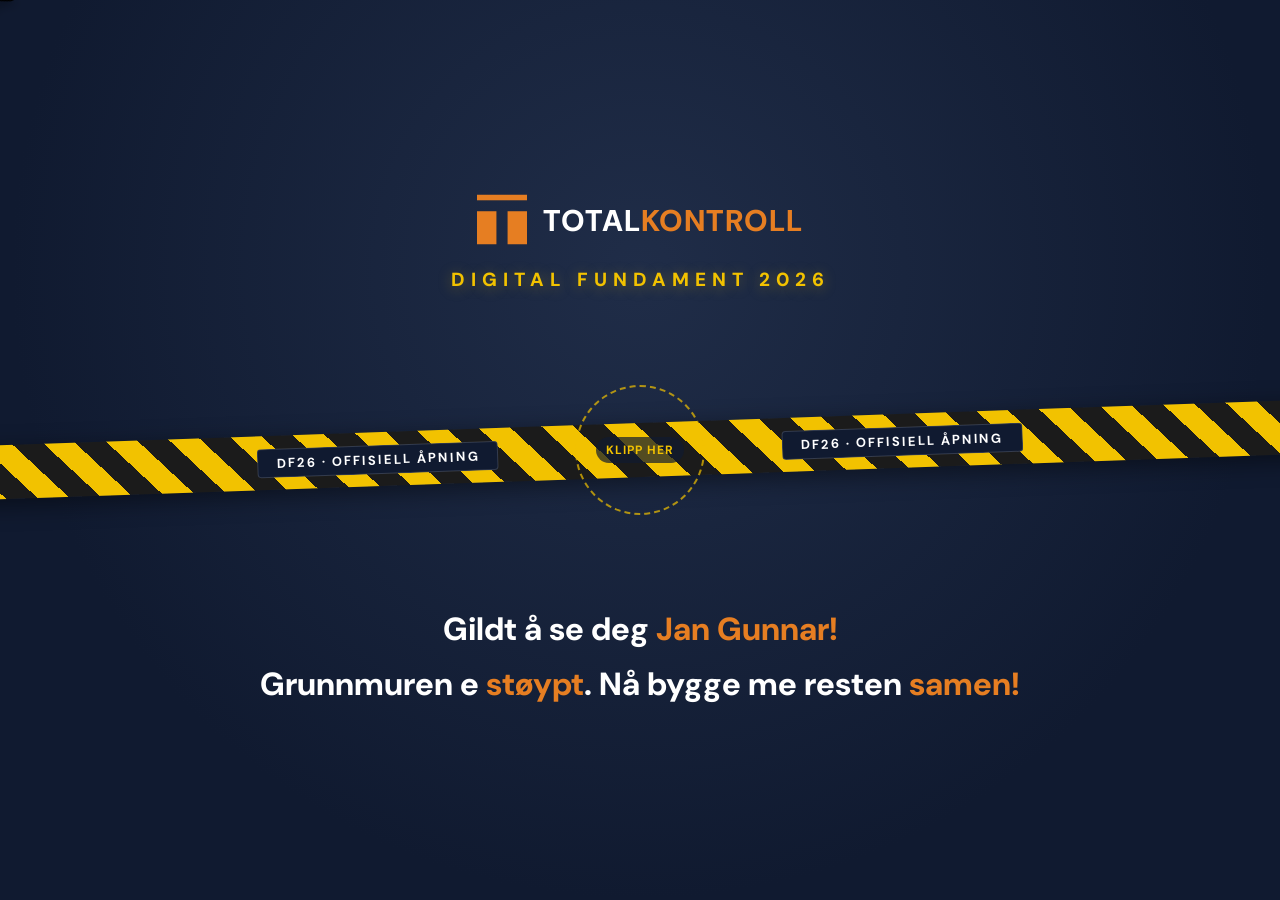
<file: df26-avduking-snorklipping.html>
<!DOCTYPE html>
<html lang="no">
<head>
<meta charset="UTF-8">
<meta name="viewport" content="width=device-width, initial-scale=1.0">
<title>DF26 - Avduking (snorklipping)</title>
<link href="https://fonts.googleapis.com/css2?family=DM+Sans:wght@400;500;600;700;800&display=swap" rel="stylesheet">
<style>
  :root {
    --navy-deep: #101a30;
    --navy: #1a2744;
    --orange: #e67e22;
    --tape: #f2c200;
    --tape-dark: #1b1b1b;
  }
  * { margin: 0; padding: 0; box-sizing: border-box; }
  html, body { height: 100%; overflow: hidden; font-family: 'DM Sans', system-ui, sans-serif; }
  body { background: var(--navy-deep); }

  /* ============ MOCK LØSNING BAK ============ */
  .app { position: fixed; inset: 0; background:#f3f4f7; display:flex; filter: blur(2px); transform: scale(1.02); }
  .app .sidebar { width:230px; background:var(--navy-deep); color:#fff; padding:24px 18px; flex-shrink:0; }
  .app .sidebar .logo { display:flex; align-items:center; gap:10px; margin-bottom:32px; }
  .app .sidebar .logo .wm { font-weight:800; font-size:17px; letter-spacing:.5px; }
  .app .sidebar .logo .wm .k { color:var(--orange); }
  .app .sidebar .nav div { padding:11px 12px; border-radius:7px; color:#c2c8d6; font-size:14px; margin-bottom:3px; }
  .app .sidebar .nav div.active { background:rgba(255,255,255,.08); color:#fff; font-weight:600; }
  .app .main { flex:1; padding:36px 44px; }
  .app .main h1 { color:var(--navy); font-size:26px; margin-bottom:6px; }
  .app .main .sub { color:#6b7280; margin-bottom:28px; }
  .app .cards { display:grid; grid-template-columns:repeat(3,1fr); gap:18px; }
  .app .card { background:#fff; border-radius:12px; padding:22px; box-shadow:0 1px 3px rgba(0,0,0,.08); height:140px; }
  .app .card .t { font-weight:600; color:var(--navy); margin-bottom:10px; }
  .app .card .bar { height:8px; background:#eef0f4; border-radius:4px; margin:7px 0; }
  .app .card .bar.o { background:var(--orange); width:60%; }

  /* ============ AVDUKINGS-SCENE ============ */
  .stage {
    position: fixed; inset: 0; z-index: 50;
    background:
      radial-gradient(circle at 50% 30%, rgba(40,55,85,.65), rgba(16,26,48,.96) 70%),
      var(--navy-deep);
    display: flex; flex-direction: column; align-items: center; justify-content: center;
    text-align: center; color:#fff; padding: 24px;
    cursor: none;
    transition: opacity 1s ease, visibility 0s linear 1s;
  }
  .stage.done { opacity: 0; visibility: hidden; }

  .top-block {
    position: absolute; left: 50%; top: 27%;
    transform: translate(-50%, -50%);
    display: flex; flex-direction: column; align-items: center;
    width: 90%; z-index: 4;
  }
  .logo-big { display:flex; align-items:center; gap:16px; margin-bottom: 22px; }
  .logo-big .wm { font-weight:800; font-size:30px; letter-spacing:1px; }
  .logo-big .wm .k { color:var(--orange); }
  .eyebrow {
    font-size: 19px; letter-spacing: 6px; text-transform: uppercase;
    color: var(--tape); font-weight: 800;
    text-shadow: 0 2px 14px rgba(242,194,0,.35);
  }
  .headline { font-size:36px; font-weight:800; line-height:1.15; max-width:680px; margin-bottom:16px; }
  .headline .o { color:var(--orange); }
  .blurb { font-size:16px; line-height:1.6; color:#c2c8d6; max-width:540px; margin-bottom:8px; }
  .intro-text {
    position: absolute; left:50%; top: 73%;
    transform: translate(-50%, -50%);
    width: 92%; max-width: 860px;
    display: flex; flex-direction: column; align-items: center;
    z-index: 4;
  }
  .intro-text .headline { font-size: 32px; margin-bottom: 0; max-width: none; }
  .intro-text .line1 { margin-bottom: 18px; }
  .intro-text .line2 { white-space: nowrap; }

  /* ============ AVSPERRINGSBÅND ============ */
  .ribbon-wrap {
    position: absolute; left:0; right:0; top:50%;
    height: 54px; transform: translateY(-50%) rotate(-2deg);
    pointer-events: none;
  }
  .ribbon {
    position:absolute; left:-2%; width:104%; height:100%;
    background: repeating-linear-gradient(45deg,
      var(--tape) 0 22px, var(--tape-dark) 22px 44px);
    box-shadow: 0 6px 24px rgba(0,0,0,.45);
    display:flex; align-items:center; justify-content:space-evenly;
    transition: transform 1.1s cubic-bezier(.6,0,.3,1), opacity 1.1s;
    transform-origin: center;
  }
  .ribbon .label {
    background: var(--navy-deep); color:#fff; padding:5px 18px; border-radius:4px;
    font-weight:700; font-size:13px; letter-spacing:2px; text-transform:uppercase;
    border:1px solid rgba(255,255,255,.15);
  }
  /* to halvdeler som spretter ut når klippet */
  .ribbon.half { width:54%; }
  .ribbon.half.l { left:-2%; }
  .ribbon.half.r { left:48%; }
  .ribbon.half { display:none; }
  .stage.cut .ribbon.full { opacity:0; }
  .stage.cut .ribbon.half { display:flex; }
  .stage.cut .ribbon.half.l { transform: translateX(-120%) rotate(-14deg); }
  .stage.cut .ribbon.half.r { transform: translateX(120%) rotate(14deg); }

  /* klipp-sone-hint */
  .cutzone {
    position:absolute; left:50%; top:50%; transform:translate(-50%,-50%);
    z-index: 3; pointer-events:auto; cursor:none;
    width:130px; height:130px; border-radius:50%;
    display:flex; align-items:center; justify-content:center;
  }
  .cutzone .ring {
    position:absolute; inset:0; border:2px dashed rgba(242,194,0,.7); border-radius:50%;
    animation: spin 6s linear infinite;
  }
  @keyframes spin { to { transform: rotate(360deg); } }
  .cutzone .klipp {
    font-size:12px; letter-spacing:1px; color:var(--tape); font-weight:700;
    background:rgba(16,26,48,.7); padding:5px 10px; border-radius:20px;
    text-transform:uppercase;
    transition: opacity .5s ease;
    white-space: nowrap;
  }
  .stage.cut .cutzone { opacity:0; pointer-events:none; transition:opacity .3s; }

  /* egendefinert saks-markør */
  .scissors {
    position: fixed; z-index: 80; font-size: 38px; pointer-events:none;
    transform: translate(-50%,-50%) rotate(-20deg);
    transition: transform .08s;
    filter: drop-shadow(0 3px 5px rgba(0,0,0,.5));
  }
  .scissors.snip { transform: translate(-50%,-50%) rotate(-20deg) scale(.8); }

  .below { margin-top: 90px; }

  .replay {
    position: fixed; bottom:18px; right:18px; z-index:90;
    background:var(--navy); color:#fff; border:1px solid rgba(255,255,255,.2);
    padding:9px 16px; border-radius:8px; font-family:'DM Sans'; font-size:13px; cursor:pointer;
    opacity:0; transition:opacity .5s; pointer-events:none;
  }
  .stage.done ~ .replay { opacity:.9; pointer-events:auto; }

  @media (max-width:600px){
    .headline{font-size:25px;} .logo-big .wm{font-size:22px;} .blurb{font-size:14px;}
    .intro-text .headline{ font-size:22px; }
    .intro-text .line2{ white-space: normal; }
    /* vis kun én sentrert b\u00e5ndetikett */
    .ribbon.full { justify-content: center; }
    .ribbon.full .label:nth-child(2) { display: none; }
    .ribbon .label { font-size: 11px; letter-spacing: 1px; padding: 4px 12px; }
    /* stram inn de vertikale posisjonene p\u00e5 h\u00f8y, smal skjerm */
    .top-block { top: 22%; }
    .intro-text { top: 78%; width: 94%; }
    .eyebrow { font-size: 15px; letter-spacing: 4px; }
    .cutzone { width: 110px; height: 110px; }
  }

  /* Touch-enheter uten presis peker: ingen saks, vanlig markør */
  @media (hover: none) {
    .stage { cursor: default; }
    .cutzone { cursor: pointer; }
    .scissors { display: none !important; }
  }

  /* ============ FEIRING ETTER KLIPP ============ */
  .celebrate {
    position: absolute; left:0; right:0; top:50%;
    transform: translateY(-50%);
    display: flex; flex-direction: column; align-items: center; gap: 18px;
    opacity: 0; pointer-events: none;
    z-index: 6;
  }
  .celebrate.show { opacity: 1; transition: opacity .4s ease; }
  .cheer {
    font-size: 68px; font-weight: 800; color:#fff; letter-spacing: 1px;
    text-shadow: 0 4px 24px rgba(0,0,0,.5);
  }
  .cheer .o { color: var(--orange); }
  .cheer.pop { animation: cheerPop .42s cubic-bezier(.18,1.7,.3,1) both; }
  @keyframes cheerPop {
    0%   { transform: scale(1.9); opacity:0; filter: blur(6px); }
    45%  { transform: scale(.86); opacity:1; filter: blur(0); }
    70%  { transform: scale(1.08); }
    100% { transform: scale(1); }
  }
  .machines { display:flex; justify-content:center; align-items:center; height: 220px; }
  .van {
    width: min(560px, 78vw); height: auto; display:block;
    filter: drop-shadow(0 14px 26px rgba(0,0,0,.5));
    will-change: transform;
  }
  /* Fase 1: bilen kommer inn fra høyre og bremser opp foran deg */
  .celebrate.show .van { animation: vanIn 1s cubic-bezier(.2,.7,.25,1) both; }
  @keyframes vanIn {
    0%   { transform: translateX(60vw); opacity:0; }
    30%  { opacity:1; }
    78%  { transform: translateX(-14px); }
    90%  { transform: translateX(6px); }
    100% { transform: translateX(0); }
  }
  /* Fase 2: står og "revver" - lett dirring som om motoren går */
  .celebrate.show .van.idle { animation: vanIdle .18s ease-in-out infinite; }
  @keyframes vanIdle {
    0%,100% { transform: translateY(0) rotate(0deg); }
    50%     { transform: translateY(-2px) rotate(-.3deg); }
  }
  /* Fase 3: kjører avgårde mot venstre (den retningen fronten peker) */
  .celebrate.show .van.drive { animation: vanDrive 1s cubic-bezier(.4,0,.85,.4) forwards; }
  @keyframes vanDrive {
    0%   { transform: translateX(0); }
    18%  { transform: translateX(26px); }   /* liten tilbakelening før spurt */
    100% { transform: translateX(-135vw); }
  }

  /* skjelving av hele scenen */
  .stage.shake { animation: shake .45s cubic-bezier(.36,.07,.19,.97) both; }
  @keyframes shake {
    0%   { transform: translate3d(0,0,0); }
    15%  { transform: translate3d(-10px,4px,0); }
    30%  { transform: translate3d(11px,-5px,0); }
    45%  { transform: translate3d(-9px,4px,0); }
    60%  { transform: translate3d(7px,-3px,0); }
    75%  { transform: translate3d(-4px,2px,0); }
    100% { transform: translate3d(0,0,0); }
  }
  .stage.cut .top-block,
  .stage.cut .intro-text { opacity: 0; transition: opacity .4s ease; }
</style>
</head>
<body>

  <div class="app">
    <div class="sidebar">
      <div class="logo">
        <svg width="30" height="30" viewBox="0 0 242 242"><rect x="0" y="0" width="242" height="28" fill="#e67e22"/><rect x="0" y="81" width="94" height="161" fill="#e67e22"/><rect x="148" y="81" width="94" height="161" fill="#e67e22"/></svg>
        <span class="wm">TOTAL<span class="k">KONTROLL</span></span>
      </div>
      <div class="nav">
        <div class="active">Min side</div>
        <div>Prosjekt</div>
        <div>Salg</div>
        <div>Håndbok</div>
        <div>Arrangementer</div>
        <div>Organisasjonskart</div>
      </div>
    </div>
    <div class="main">
      <h1>God morgen, Jan Gunnar</h1>
      <div class="sub">Her er oversikten din for i dag.</div>
      <div class="cards">
        <div class="card"><div class="t">Mine prosjekter</div><div class="bar o"></div><div class="bar"></div><div class="bar"></div></div>
        <div class="card"><div class="t">Siste nytt</div><div class="bar"></div><div class="bar"></div><div class="bar"></div></div>
        <div class="card"><div class="t">Mine oppgaver</div><div class="bar"></div><div class="bar o"></div><div class="bar"></div></div>
      </div>
    </div>
  </div>

  <div class="stage" id="stage">
    <div class="top-block">
      <div class="logo-big">
        <svg width="50" height="50" viewBox="0 0 242 242"><rect x="0" y="0" width="242" height="28" fill="#e67e22"/><rect x="0" y="81" width="94" height="161" fill="#e67e22"/><rect x="148" y="81" width="94" height="161" fill="#e67e22"/></svg>
        <span class="wm">TOTAL<span class="k">KONTROLL</span></span>
      </div>
      <div class="eyebrow">Digital Fundament 2026</div>
    </div>

    <div class="ribbon-wrap">
      <div class="ribbon full">
        <span class="label">DF26 · Offisiell åpning</span>
        <span class="label">DF26 · Offisiell åpning</span>
      </div>
      <div class="ribbon half l"></div>
      <div class="ribbon half r"></div>
    </div>

    <div class="cutzone" id="cutzone">
      <div class="ring"></div>
      <div class="klipp" id="klipp">Klipp her</div>
    </div>

    <div class="intro-text" id="introText">
      <div class="headline">
        <div class="line1">Gildt å se deg <span class="o"><span id="firstName">Jan Gunnar</span>!</span></div>
        <div class="line2">Grunnmuren e <span class="o">støypt</span>. Nå bygge me resten <span class="o">samen!</span></div>
      </div>
    </div>

    <div class="celebrate" id="celebrate">
      <div class="cheer" id="cheer">Då <span class="o">kjøre</span> me!</div>
      <div class="machines">
        <img class="van" id="van" alt="TotalBetong" src="[data-uri]">
      </div>
    </div>
  </div>

  <div class="scissors" id="scissors">✂️</div>
  <button class="replay" onclick="location.reload()">Spill av igjen</button>

<script>
  const stage = document.getElementById('stage');
  const cutzone = document.getElementById('cutzone');
  const scissors = document.getElementById('scissors');
  const celebrate = document.getElementById('celebrate');
  const cheer = document.getElementById('cheer');
  const klipp = document.getElementById('klipp');
  const van = document.getElementById('van');
  let cut = false;

  // "Klipp her" rullerer subtilt gjennom tre språk til snoren klippes.
  // På touch finnes ingen saks, så ordlyden blir "trykk" i stedet for "klipp".
  const isTouch = window.matchMedia('(hover: none)').matches;
  const klippWords = isTouch
    ? ['Trykk her', 'Tap here', 'Naciśnij tutaj']
    : ['Klipp her', 'Cut here', 'Przetnij tutaj'];
  let klippIdx = 0;
  if (isTouch) klipp.textContent = klippWords[0];
  const klippTimer = setInterval(() => {
    if (cut) return;
    klipp.style.opacity = '0';
    setTimeout(() => {
      klippIdx = (klippIdx + 1) % klippWords.length;
      klipp.textContent = klippWords[klippIdx];
      klipp.style.opacity = '1';
    }, 500);
  }, 2200);

  // PoC-snarvei: fornavn er hardkodet her. I produksjon hentes det fra
  // innlogget bruker via MSAL/Entra ID (givenName) og settes på #firstName.
  const firstName = 'Jan Gunnar';
  document.getElementById('firstName').textContent = firstName;

  const phrases = [
    'Då <span class="o">kjøre</span> me!',
    'Let\u2019s <span class="o">go</span>!',
    '<span class="o">Zaczynamy</span>!'
  ];

  function popCheer(html) {
    cheer.classList.remove('pop');
    void cheer.offsetWidth;        // reflow for å restarte animasjonen
    cheer.innerHTML = html;
    cheer.classList.add('pop');
    // kort smell av hele scenen ved hvert språk
    stage.classList.remove('shake');
    void stage.offsetWidth;
    stage.classList.add('shake');
    setTimeout(()=> stage.classList.remove('shake'), 450);
  }

  // saks følger musen kun over scenen
  window.addEventListener('mousemove', e => {
    scissors.style.left = e.clientX + 'px';
    scissors.style.top = e.clientY + 'px';
    scissors.style.display = (cut ? 'none' : 'block');
  });

  function doCut() {
    if (cut) return;
    cut = true;
    clearInterval(klippTimer);
    scissors.classList.add('snip');
    setTimeout(()=> scissors.style.display='none', 200);

    // 1) snoren klippes, intro tones ut
    stage.classList.add('cut');

    // 2) ett sekund senere: feiring, bilen kommer inn, første språk (dialekt)
    setTimeout(() => {
      celebrate.classList.add('show');
      popCheer(phrases[0]);
    }, 1000);

    // bilen har bremset opp -> start "revving" (idle) mens språkene veksler
    setTimeout(() => { van.classList.add('idle'); }, 2000);

    // 3) bytt språk raskt: engelsk, så polsk
    const hold = 850;             // hvor lenge hvert språk står
    setTimeout(()=> popCheer(phrases[1]), 1000 + hold);
    setTimeout(()=> popCheer(phrases[2]), 1000 + hold * 2);

    // 4) siste språk er vist -> bilen kjører avgårde og avslører løsningen
    const driveAt = 1000 + hold * 3;       // når bilen spurter
    setTimeout(() => {
      van.classList.remove('idle');
      void van.offsetWidth;
      van.classList.add('drive');
      // teksten tones ut idet bilen spurter
      cheer.style.transition = 'opacity .4s ease';
      cheer.style.opacity = '0';
    }, driveAt);

    // scenen tones ut mens bilen er på vei ut, slik at løsningen kommer til syne
    setTimeout(()=> stage.classList.add('done'), driveAt + 650);
    setTimeout(()=> stage.style.display='none', driveAt + 1650);
  }
  cutzone.addEventListener('click', doCut);
  // hele snoren skal også kunne klippes for romslighet
  document.querySelector('.ribbon.full').style.pointerEvents = 'auto';
  document.querySelector('.ribbon.full').addEventListener('click', doCut);
</script>
</body>
</html>
</file>
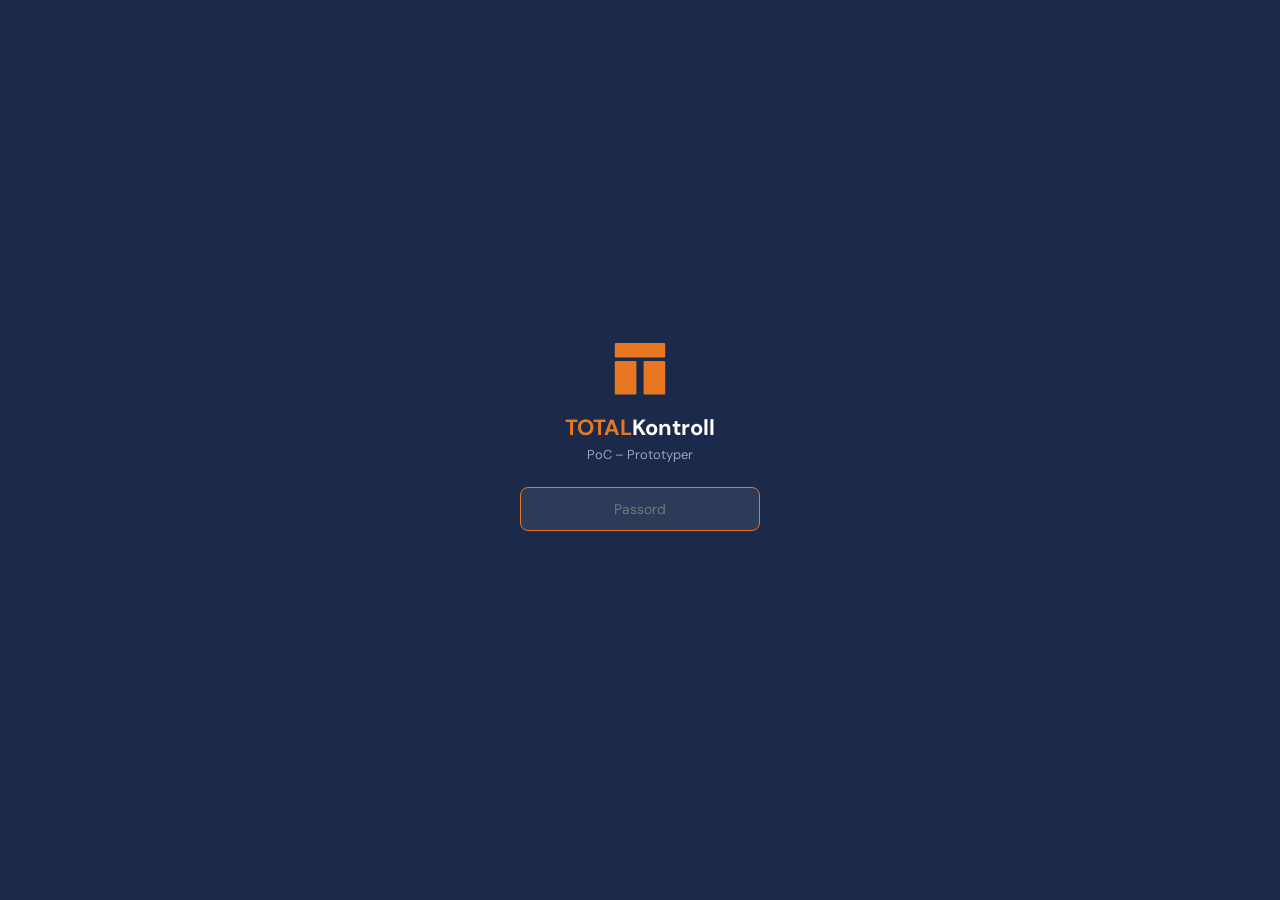
<file: handbok.html>
<!DOCTYPE html>
<html lang="no">
<head>
<meta charset="UTF-8">
<meta name="viewport" content="width=device-width, initial-scale=1.0">
<title>TOTALKontroll — Håndbok</title>
<script src="tk-nav.js"></script>
<link href="https://fonts.googleapis.com/css2?family=DM+Sans:wght@400;500;600;700&display=swap" rel="stylesheet">
<style>
  *{margin:0;padding:0;box-sizing:border-box}
  body{font-family:'DM Sans',sans-serif;background:#F4F5F7;color:#1B2A4A;min-height:100vh}
  .topbar{background:#fff;border-bottom:1px solid #E2E6EC;padding:0 32px;height:52px;display:flex;align-items:center;position:sticky;top:0;z-index:50}
  .topbar-breadcrumb{font-size:13px;color:#9BA5B5;font-weight:500}.topbar-breadcrumb .current{color:#1B2A4A;font-weight:600}
  .content{padding:28px 32px;max-width:900px}
  .empty{text-align:center;padding:80px 20px}
  .empty-icon{font-size:56px;opacity:.3;margin-bottom:16px}
  .empty-title{font-size:20px;font-weight:700;color:#1B2A4A;margin-bottom:8px}
  .empty-desc{font-size:14px;color:#9BA5B5;line-height:1.6;max-width:400px;margin:0 auto}
</style>
</head>
<body>
  <div class="topbar"><div class="topbar-breadcrumb">TOTALKontroll / <span class="current">Håndbok</span></div></div>
  <div class="content">
    <div class="empty">
      <div class="empty-icon">📋</div>
      <div class="empty-title">Håndbok</div>
      <div class="empty-desc">Ledelsessystem med styrende dokumenter, prosedyrer og sjekklister. Kommer i en fremtidig leveranse.</div>
    </div>
  </div>
</body>
</html>
</file>
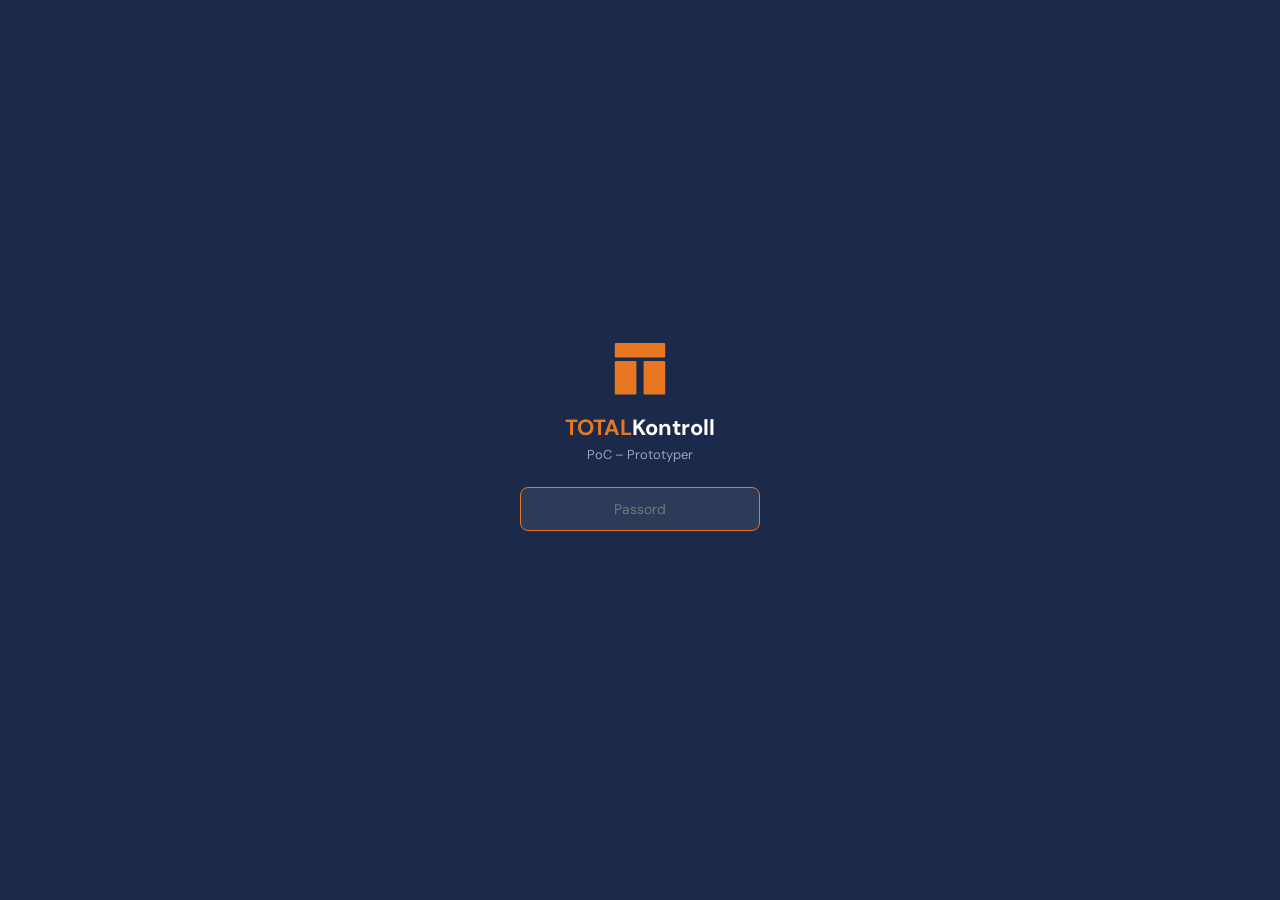
<file: minside.html>
<!DOCTYPE html>
<html lang="no">
<head>
<meta charset="UTF-8">
<meta name="viewport" content="width=device-width, initial-scale=1.0">
<title>TOTALKontroll — Min side</title>
<script src="tk-nav.js"></script>
<link href="https://fonts.googleapis.com/css2?family=DM+Sans:wght@400;500;600;700&display=swap" rel="stylesheet">
<style>
  *{margin:0;padding:0;box-sizing:border-box}
  body{font-family:'DM Sans',sans-serif;background:#F4F5F7;color:#1B2A4A;min-height:100vh}
  .topbar{background:#fff;border-bottom:1px solid #E2E6EC;padding:0 32px;height:52px;display:flex;align-items:center;position:sticky;top:0;z-index:50}
  .topbar-breadcrumb{font-size:13px;color:#9BA5B5;font-weight:500}.topbar-breadcrumb .current{color:#1B2A4A;font-weight:600}
  .content{padding:28px 32px;max-width:900px}
  .empty{text-align:center;padding:80px 20px}
  .empty-icon{font-size:56px;opacity:.3;margin-bottom:16px}
  .empty-title{font-size:20px;font-weight:700;color:#1B2A4A;margin-bottom:8px}
  .empty-desc{font-size:14px;color:#9BA5B5;line-height:1.6;max-width:400px;margin:0 auto}
</style>
</head>
<body>
  <div class="topbar"><div class="topbar-breadcrumb">TOTALKontroll / <span class="current">Min side</span></div></div>
  <div class="content">
    <div class="empty">
      <div class="empty-icon">🏠</div>
      <div class="empty-title">Min side</div>
      <div class="empty-desc">Personlig dashboard med varsler, oppgaver og snarveier. Kommer i en fremtidig leveranse.</div>
    </div>
  </div>
</body>
</html>
</file>
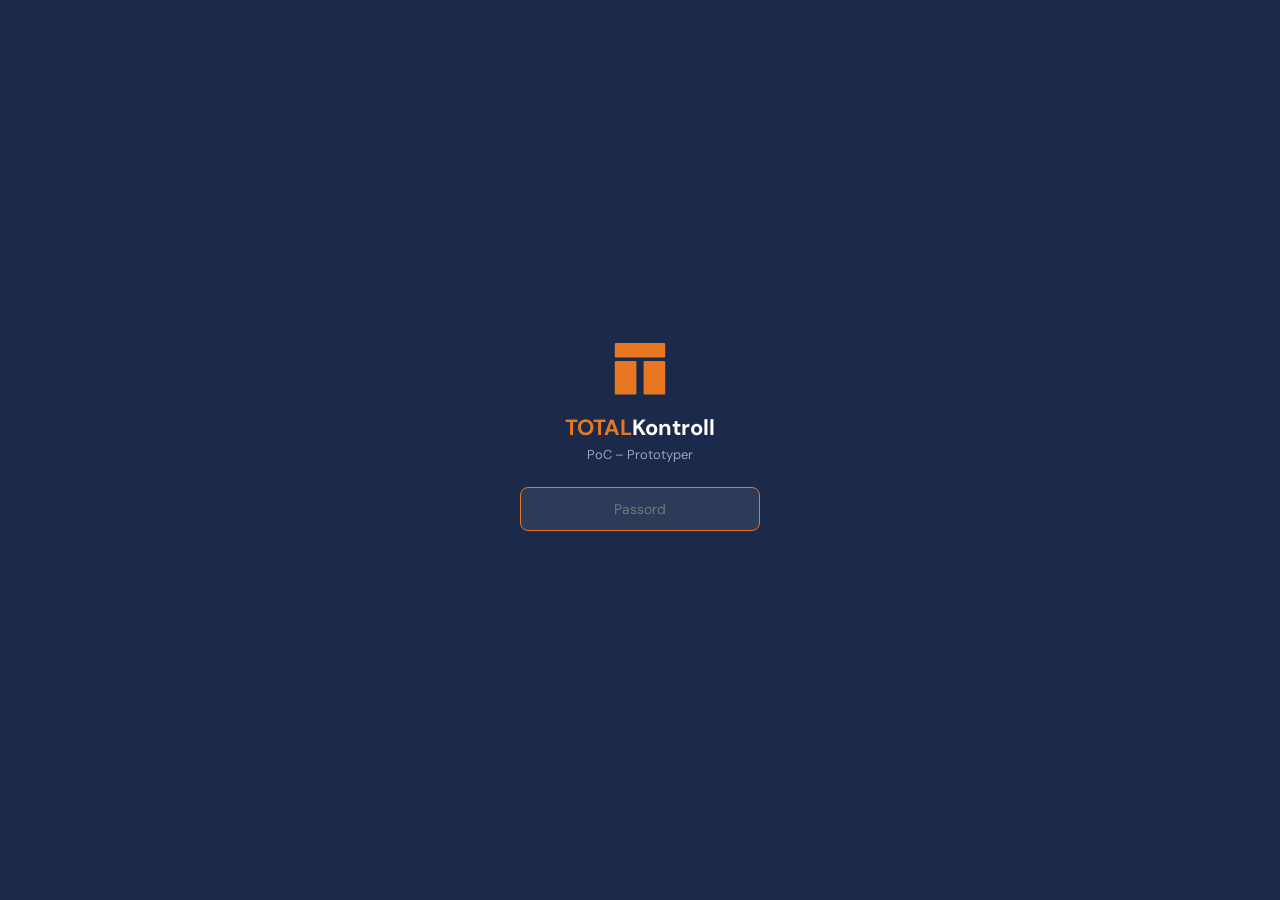
<file: mul_work3.html>
<!DOCTYPE html>
<html lang="nb">
<head>
<meta charset="UTF-8">
<meta name="viewport" content="width=device-width, initial-scale=1.0">
<title>TOTALKontroll — Muligheter</title>
<script src="tk-nav.js"></script>
<style>
  @import url('https://fonts.googleapis.com/css2?family=DM+Sans:wght@400;500;600;700&display=swap');
  *{margin:0;padding:0;box-sizing:border-box}
  :root{--navy:#1a2744;--orange:#e67e22;--orange-faded:rgba(230,126,34,0.08);--white:#fff;--g50:#f8f9fa;--g100:#f1f3f5;--g200:#e9ecef;--g300:#dee2e6;--g400:#ced4da;--g500:#adb5bd;--g600:#868e96;--g700:#495057;--g800:#343a40;--red:#e74c3c;--green:#27ae60;--green-bg:rgba(39,174,96,0.08);--green-border:rgba(39,174,96,0.25);--blue:#3498db;--blue-bg:rgba(52,152,219,0.08);--purple:#8e44ad;--purple-bg:rgba(142,68,173,0.08)}
  body{font-family:'DM Sans',-apple-system,sans-serif;background:var(--g50);color:var(--g800);min-height:100vh;display:flex}

  /* MAIN */
  .main{flex:1;display:flex;flex-direction:column;min-height:100vh}
  .topbar{display:flex;align-items:center;justify-content:space-between;padding:12px 32px;background:var(--white);border-bottom:1px solid var(--g200);gap:16px}
  .topbar-user{display:flex;align-items:center;gap:10px;font-size:13px;font-weight:500;color:var(--g700);margin-left:auto}
  .avatar{width:32px;height:32px;border-radius:50%;background:var(--navy);color:var(--white);display:flex;align-items:center;justify-content:center;font-size:12px;font-weight:600}
  .back-link{display:inline-flex;align-items:center;gap:6px;font-size:13px;color:var(--g600);text-decoration:none;font-weight:500;transition:color .15s}
  .back-link:hover{color:var(--navy)}
  .content{padding:28px 32px;flex:1;max-width:1400px}

  /* STATUS BANNER */
  .status-banner{display:flex;align-items:center;gap:20px;background:var(--white);border:1px solid var(--g200);border-radius:12px;padding:20px 24px;margin-bottom:24px}
  .status-icon{width:48px;height:48px;border-radius:12px;display:flex;align-items:center;justify-content:center;font-size:24px;flex-shrink:0}
  .status-icon.ok{background:var(--green-bg);color:var(--green)}
  .status-icon.running{background:var(--blue-bg);color:var(--blue);animation:pulse 2s infinite}
  @keyframes pulse{0%,100%{opacity:1}50%{opacity:.5}}
  .status-info{flex:1}
  .status-title{font-size:15px;font-weight:600;color:var(--navy)}
  .status-detail{font-size:12px;color:var(--g500);margin-top:3px}
  .status-stats{display:flex;gap:24px;flex-shrink:0}
  .stat{text-align:center}
  .stat-value{font-size:22px;font-weight:700;color:var(--navy)}
  .stat-label{font-size:10px;font-weight:600;color:var(--g500);text-transform:uppercase;letter-spacing:.5px}
  .btn-run{background:var(--navy);color:var(--white);border:none;padding:10px 20px;border-radius:8px;font-size:13px;font-weight:600;cursor:pointer;font-family:inherit;transition:background .15s;display:inline-flex;align-items:center;gap:6px}
  .btn-run:hover{background:#2d3f63}

  /* PAGE HEADER */
  .page-header{display:flex;align-items:flex-start;justify-content:space-between;margin-bottom:20px}
  .page-title{font-size:26px;font-weight:700;color:var(--navy);letter-spacing:-.3px}
  .page-subtitle{font-size:13px;color:var(--g600);margin-top:4px}

  /* FILTER TABS */
  .filter-row{display:flex;align-items:center;gap:12px;margin-bottom:20px;flex-wrap:wrap}
  .filter-tab{padding:6px 14px;border-radius:18px;font-size:12px;font-weight:600;cursor:pointer;transition:all .15s;border:1px solid var(--g300);color:var(--g600);background:var(--white);font-family:inherit}
  .filter-tab:hover{border-color:var(--g400)}
  .filter-tab.active{background:var(--navy);color:var(--white);border-color:var(--navy)}
  .filter-tab .ft-count{font-weight:400;opacity:.7;margin-left:3px}
  .filter-sep{width:1px;height:20px;background:var(--g300)}

  /* CARDS */
  .opp-list{display:flex;flex-direction:column;gap:12px}
  .opp-card{background:var(--white);border:1px solid var(--g200);border-radius:12px;padding:20px 24px;transition:all .2s;position:relative;overflow:hidden}
  .opp-card:hover{border-color:var(--g300);box-shadow:0 2px 8px rgba(0,0,0,0.04)}
  .opp-card.acted{opacity:.5;pointer-events:none}
  .opp-card.converted{border-left:4px solid var(--green)}
  .opp-card.ignored{border-left:4px solid var(--g400)}

  .opp-top{display:flex;align-items:flex-start;gap:16px;margin-bottom:12px}
  .opp-relevance{width:44px;height:44px;border-radius:10px;display:flex;align-items:center;justify-content:center;font-size:14px;font-weight:700;flex-shrink:0}
  .rel-high{background:rgba(39,174,96,0.12);color:var(--green)}
  .rel-med{background:rgba(230,126,34,0.12);color:var(--orange)}
  .rel-low{background:rgba(52,152,219,0.1);color:var(--blue)}
  .opp-main{flex:1;min-width:0}
  .opp-name{font-size:16px;font-weight:600;color:var(--navy);margin-bottom:4px}
  .opp-meta{display:flex;flex-wrap:wrap;gap:8px;align-items:center}
  .opp-tag{display:inline-flex;align-items:center;gap:4px;padding:3px 10px;border-radius:12px;font-size:11px;font-weight:500;background:var(--g100);color:var(--g700)}
  .opp-tag.type{background:var(--blue-bg);color:var(--blue)}
  .opp-tag.geo{background:var(--purple-bg);color:var(--purple)}
  .opp-tag.size{background:var(--orange-faded);color:var(--orange);font-weight:700}
  .opp-tag.source{background:var(--g100);color:var(--g500);font-size:10px}

  .opp-body{font-size:13px;color:var(--g700);line-height:1.6;margin-bottom:14px;padding:12px 16px;background:var(--g50);border-radius:8px;border-left:3px solid var(--g300)}
  .opp-reason{font-weight:600;color:var(--navy);display:block;margin-bottom:4px;font-size:12px;text-transform:uppercase;letter-spacing:.3px}

  .opp-actions{display:flex;gap:8px;align-items:center}
  .btn-convert{background:var(--green);color:var(--white);border:none;padding:8px 18px;border-radius:8px;font-size:12px;font-weight:600;cursor:pointer;font-family:inherit;transition:all .15s;display:inline-flex;align-items:center;gap:5px}
  .btn-convert:hover{background:#219a52;transform:translateY(-1px)}
  .btn-ignore{background:var(--white);color:var(--g600);border:1px solid var(--g300);padding:8px 14px;border-radius:8px;font-size:12px;font-weight:500;cursor:pointer;font-family:inherit;transition:all .15s}
  .btn-ignore:hover{background:var(--g50);border-color:var(--g400)}
  .btn-block{background:var(--white);color:var(--red);border:1px solid rgba(231,76,60,0.2);padding:8px 14px;border-radius:8px;font-size:12px;font-weight:500;cursor:pointer;font-family:inherit;transition:all .15s}
  .btn-block:hover{background:rgba(231,76,60,0.04);border-color:rgba(231,76,60,0.4)}
  .action-spacer{flex:1}
  .opp-source-link{font-size:11px;color:var(--blue);text-decoration:none;display:inline-flex;align-items:center;gap:4px}
  .opp-source-link:hover{text-decoration:underline}

  .acted-label{position:absolute;top:20px;right:24px;font-size:11px;font-weight:700;text-transform:uppercase;letter-spacing:.5px;padding:4px 12px;border-radius:12px}
  .acted-label.green{background:var(--green-bg);color:var(--green)}
  .acted-label.gray{background:var(--g100);color:var(--g500)}

  /* EMPTY */
  .empty-state{text-align:center;padding:60px 20px;color:var(--g500)}
  .empty-state .icon{font-size:48px;margin-bottom:12px;opacity:.4}
  .empty-state .msg{font-size:15px;font-weight:500}

  /* IGNORED RULES */
  .ignored-rules{margin-top:32px}
  .ignored-rules h3{font-size:14px;font-weight:600;color:var(--g600);margin-bottom:12px;display:flex;align-items:center;gap:8px;cursor:pointer}
  .ignored-rules h3:hover{color:var(--navy)}
  .rule-list{display:flex;flex-direction:column;gap:6px}
  .rule-item{display:flex;align-items:center;gap:12px;padding:10px 16px;background:var(--white);border:1px solid var(--g200);border-radius:8px;font-size:12px;color:var(--g600)}
  .rule-item .rule-text{flex:1}
  .rule-remove{background:none;border:none;color:var(--g400);cursor:pointer;font-size:14px;padding:2px 6px;border-radius:4px;transition:all .15s}
  .rule-remove:hover{color:var(--red);background:rgba(231,76,60,0.06)}

  /* TOAST */
  .toast{position:fixed;bottom:24px;left:50%;transform:translateX(-50%) translateY(80px);background:var(--navy);color:var(--white);padding:12px 24px;border-radius:10px;font-size:13px;font-weight:500;z-index:1000;transition:transform .3s ease;box-shadow:0 4px 20px rgba(0,0,0,0.15);display:flex;align-items:center;gap:8px}
  .toast.show{transform:translateX(-50%) translateY(0)}
  .toast .toast-icon{font-size:16px}
  /* HOLD BTN */
  .btn-hold{background:var(--white);color:var(--orange);border:1px solid rgba(230,126,34,0.3);padding:8px 14px;border-radius:8px;font-size:12px;font-weight:500;cursor:pointer;font-family:inherit;transition:all .15s}.btn-hold:hover{background:var(--orange-faded);border-color:var(--orange)}
  /* HOLD MODAL */
  .hold-overlay{position:fixed;inset:0;background:rgba(26,39,68,0.5);z-index:1001;display:flex;align-items:center;justify-content:center;opacity:0;pointer-events:none;transition:opacity .2s}
  .hold-overlay.open{opacity:1;pointer-events:auto}
  .hold-modal{background:var(--white);border-radius:16px;width:420px;max-width:90vw;box-shadow:0 20px 60px rgba(0,0,0,0.2);transform:translateY(20px);transition:transform .25s}.hold-overlay.open .hold-modal{transform:translateY(0)}
  .hold-header{padding:24px 24px 0;display:flex;align-items:flex-start;justify-content:space-between}
  .hold-title{font-size:18px;font-weight:700;color:var(--navy)}
  .hold-sub{font-size:12px;color:var(--g500);margin-top:4px}
  .hold-close{background:none;border:none;font-size:22px;color:var(--g400);cursor:pointer;padding:4px 8px;border-radius:6px;line-height:1}.hold-close:hover{color:var(--g700);background:var(--g100)}
  .hold-body{padding:20px 24px}
  .hold-proj{font-size:14px;font-weight:600;color:var(--navy);padding:10px 14px;background:var(--g50);border-radius:8px;margin-bottom:16px;border-left:3px solid var(--orange)}
  .hold-label{font-size:12px;font-weight:600;color:var(--g600);text-transform:uppercase;letter-spacing:.4px;margin-bottom:6px}
  .hold-slider-row{display:flex;align-items:center;gap:12px;margin-bottom:8px}
  .hold-slider{flex:1;-webkit-appearance:none;height:6px;border-radius:3px;background:var(--g200);outline:none}.hold-slider::-webkit-slider-thumb{-webkit-appearance:none;width:20px;height:20px;border-radius:50%;background:var(--orange);cursor:pointer;border:2px solid var(--white);box-shadow:0 1px 4px rgba(0,0,0,0.2)}
  .hold-weeks{font-size:16px;font-weight:700;color:var(--navy);min-width:60px;text-align:center}
  .hold-note{font-size:12px;color:var(--g500);line-height:1.5;margin-top:12px;padding:10px 14px;background:var(--g50);border-radius:8px}
  .hold-footer{padding:16px 24px 24px;display:flex;gap:10px;justify-content:flex-end}
  .hold-cancel{background:var(--white);color:var(--g600);border:1px solid var(--g300);padding:10px 20px;border-radius:8px;font-size:13px;font-weight:500;cursor:pointer;font-family:inherit}.hold-cancel:hover{background:var(--g50)}
  .hold-confirm{background:var(--orange);color:var(--white);border:none;padding:10px 24px;border-radius:8px;font-size:13px;font-weight:600;cursor:pointer;font-family:inherit}.hold-confirm:hover{background:#d35400}
  /* HOLD CARD */
  .opp-card.on-hold{border-left:4px solid var(--orange);opacity:.85}
  .hold-badge{display:inline-flex;align-items:center;gap:4px;padding:3px 10px;border-radius:12px;font-size:11px;font-weight:600;background:var(--orange-faded);color:var(--orange)}
  /* ARCHIVE CARD */
  .opp-card.archived{opacity:.6;background:var(--g50)}
  .opp-card.archived .opp-actions{display:none}
  .archive-label{font-size:11px;font-weight:600;text-transform:uppercase;letter-spacing:.5px;padding:4px 12px;border-radius:12px;display:inline-block;margin-top:8px}
  .archive-label.green{background:rgba(39,174,96,0.08);color:var(--green)}
  .archive-label.gray{background:var(--g100);color:var(--g500)}
  .archive-label.red{background:rgba(231,76,60,0.06);color:var(--red)}
  /* FILTER SEP */
  .filter-sep{width:1px;height:20px;background:var(--g300);margin:0 4px}
  /* EDITABLE RULES */
  .rule-edit-input{border:1px solid var(--g300);border-radius:5px;padding:4px 8px;font-size:12px;font-family:inherit;width:200px;outline:none;transition:border-color .15s}.rule-edit-input:focus{border-color:var(--orange)}
  .rule-type-select{border:1px solid var(--g300);border-radius:5px;padding:4px 6px;font-size:11px;font-family:inherit;outline:none;cursor:pointer}
  /* MANUAL CARDS */
  .opp-card.manual{border-left:4px solid var(--navy)}
  .manual-icon{width:44px;height:44px;border-radius:10px;background:rgba(26,39,68,0.08);color:var(--navy);display:flex;align-items:center;justify-content:center;font-size:18px;flex-shrink:0}
  .opp-tag.manual-tag{background:rgba(26,39,68,0.08);color:var(--navy);font-weight:600}
  .btn-delete-opp{background:var(--white);color:var(--red);border:1px solid rgba(231,76,60,0.2);padding:8px 14px;border-radius:8px;font-size:12px;font-weight:500;cursor:pointer;font-family:inherit;transition:all .15s}
  .btn-delete-opp:hover{background:rgba(231,76,60,0.04);border-color:rgba(231,76,60,0.4)}
  .btn-add-manual{display:inline-flex;align-items:center;gap:6px;background:var(--navy);color:var(--white);border:none;padding:10px 18px;border-radius:8px;font-size:13px;font-weight:600;cursor:pointer;font-family:inherit;transition:background .15s}
  .btn-add-manual:hover{background:#2d3f63}
  /* CREATE MODAL */
  .create-overlay{position:fixed;inset:0;background:rgba(26,39,68,0.5);z-index:1001;display:flex;align-items:center;justify-content:center;opacity:0;pointer-events:none;transition:opacity .2s}
  .create-overlay.open{opacity:1;pointer-events:auto}
  .create-modal{background:var(--white);border-radius:16px;width:500px;max-width:92vw;box-shadow:0 20px 60px rgba(0,0,0,0.2);transform:translateY(20px);transition:transform .25s}.create-overlay.open .create-modal{transform:translateY(0)}
  .create-header{padding:24px 24px 0;display:flex;align-items:flex-start;justify-content:space-between}
  .create-title{font-size:18px;font-weight:700;color:var(--navy)}
  .create-sub{font-size:12px;color:var(--g500);margin-top:4px}
  .create-close{background:none;border:none;font-size:22px;color:var(--g400);cursor:pointer;padding:4px 8px;border-radius:6px;line-height:1}.create-close:hover{color:var(--g700);background:var(--g100)}
  .create-body{padding:20px 24px}
  .create-field{margin-bottom:14px}
  .create-label{font-size:12px;font-weight:600;color:var(--g600);text-transform:uppercase;letter-spacing:.4px;margin-bottom:5px;display:block}
  .create-input{width:100%;padding:10px 14px;border:1px solid var(--g300);border-radius:8px;font-size:14px;font-family:inherit;outline:none;transition:border-color .15s}.create-input:focus{border-color:var(--orange);box-shadow:0 0 0 2px rgba(230,126,34,0.1)}
  .create-select{width:100%;padding:10px 14px;border:1px solid var(--g300);border-radius:8px;font-size:14px;font-family:inherit;outline:none;background:var(--white);cursor:pointer}.create-select:focus{border-color:var(--orange)}
  .create-textarea{width:100%;padding:10px 14px;border:1px solid var(--g300);border-radius:8px;font-size:13px;font-family:inherit;outline:none;resize:vertical;min-height:70px;transition:border-color .15s}.create-textarea:focus{border-color:var(--orange)}
  .create-row{display:flex;gap:12px}
  .create-row .create-field{flex:1}
  .create-footer{padding:16px 24px 24px;display:flex;gap:10px;justify-content:flex-end}
  .create-cancel{background:var(--white);color:var(--g600);border:1px solid var(--g300);padding:10px 20px;border-radius:8px;font-size:13px;font-weight:500;cursor:pointer;font-family:inherit}.create-cancel:hover{background:var(--g50)}
  .create-confirm{background:var(--orange);color:var(--white);border:none;padding:10px 24px;border-radius:8px;font-size:13px;font-weight:600;cursor:pointer;font-family:inherit}.create-confirm:hover{background:#d35400}
  .archive-origin{font-size:10px;color:var(--g500);font-style:italic;margin-left:8px}
  /* PORTAL CHOOSER */
  .portal-chooser{display:flex;gap:20px;margin-top:12px}
  .portal-card{flex:1;background:var(--white);border:2px solid var(--g200);border-radius:16px;padding:32px 28px;cursor:pointer;transition:all .2s;position:relative;overflow:hidden}
  .portal-card:hover{border-color:var(--g400);box-shadow:0 4px 16px rgba(0,0,0,0.06);transform:translateY(-2px)}
  .portal-card .portal-icon{width:56px;height:56px;border-radius:14px;display:flex;align-items:center;justify-content:center;font-size:28px;margin-bottom:16px}
  .portal-card .portal-title{font-size:18px;font-weight:700;color:var(--navy);margin-bottom:6px}
  .portal-card .portal-desc{font-size:13px;color:var(--g600);line-height:1.6;margin-bottom:16px}
  .portal-card .portal-btn{display:inline-flex;align-items:center;gap:6px;padding:10px 20px;border-radius:8px;font-size:13px;font-weight:600;border:none;cursor:pointer;font-family:inherit;transition:all .15s}
  .portal-card.manual .portal-icon{background:rgba(26,39,68,0.08);color:var(--navy)}
  .portal-card.manual .portal-btn{background:var(--navy);color:var(--white)}.portal-card.manual .portal-btn:hover{background:#2d3f63}
  .portal-card.manual:hover{border-color:var(--navy)}
  .portal-card.ai .portal-icon{background:var(--orange-faded);color:var(--orange)}
  .portal-card.ai .portal-btn{background:var(--orange);color:var(--white)}.portal-card.ai .portal-btn:hover{background:#d35400}
  .portal-card.ai:hover{border-color:var(--orange)}
  .portal-card.ai{border-style:dashed}
  .portal-badge{position:absolute;top:16px;right:16px;padding:4px 12px;border-radius:12px;font-size:10px;font-weight:700;text-transform:uppercase;letter-spacing:.5px}
  .portal-badge.demo{background:var(--orange-faded);color:var(--orange)}
  .portal-badge.prod{background:var(--green-bg);color:var(--green)}
  .portal-count{font-size:12px;color:var(--g500);font-weight:500;margin-top:8px}
  .section-back{display:inline-flex;align-items:center;gap:6px;font-size:13px;color:var(--g600);cursor:pointer;background:none;border:none;font-family:inherit;font-weight:500;padding:0;margin-bottom:16px;transition:color .15s}.section-back:hover{color:var(--navy)}

  @media(max-width:1200px){.content{padding:20px 16px}.portal-chooser{flex-direction:column}}
</style>
</head>
<body>

<div class="main">
  <div class="topbar">
    <a class="back-link" href="TOTALKontroll_Salg_PoC.html">&#8592; Tilbake til Salg</a>
    <div class="topbar-user"><div class="avatar">ØL</div>Øyvind Lode</div>
  </div>
  <div class="content">
    <div class="page-header">
      <div>
        <div class="page-title">Muligheter</div>
        <div class="page-subtitle">Finn og registrer nye prosjektmuligheter</div>
      </div>
    </div>

    <!-- PORTAL CHOOSER -->
    <div id="portalChooser">
      <div class="portal-chooser">
        <div class="portal-card manual" onclick="enterSection('manual')">
          <span class="portal-badge prod">Klar til bruk</span>
          <div class="portal-icon">&#9998;</div>
          <div class="portal-title">Manuell registrering</div>
          <div class="portal-desc">Registrer og følg opp muligheter manuelt. Konverter til leads når de er klare for salgspipeline.</div>
          <div class="portal-count" id="manualCount"></div>
          <button class="portal-btn">Åpne &#8594;</button>
        </div>
        <div class="portal-card ai" onclick="enterSection('ai')">
          <span class="portal-badge demo">Demo / PoC</span>
          <div class="portal-icon">&#9883;</div>
          <div class="portal-title">AI-assistert søk</div>
          <div class="portal-desc">Automatisk identifisering av prosjektmuligheter fra offentlige kilder. Simulerte eksempler, ikke koblet til reelle datakilder.</div>
          <div class="portal-count" id="aiCount"></div>
          <button class="portal-btn">Åpne demo &#8594;</button>
        </div>
      </div>
    </div>

    <!-- MANUAL SECTION -->
    <div id="manualSection" style="display:none">
      <button class="section-back" onclick="backToPortal()">&#8592; Tilbake til oversikt</button>
      <div style="display:flex;align-items:flex-start;justify-content:space-between;margin-bottom:20px">
        <div>
          <div style="font-size:20px;font-weight:700;color:var(--navy)">Manuell registrering</div>
          <div style="font-size:13px;color:var(--g600);margin-top:4px">Registrer og følg opp prosjektmuligheter manuelt</div>
        </div>
        <button class="btn-add-manual" onclick="openCreate()">+ Registrer mulighet</button>
      </div>
      <div class="filter-row" id="manualFilterRow"></div>
      <div class="opp-list" id="manualOppList"></div>
      <div class="empty-state" id="manualEmptyState" style="display:none">
        <div class="icon">&#9998;</div>
        <div class="msg">Ingen manuelt registrerte muligheter</div>
      </div>
    </div>

    <!-- AI SECTION -->
    <div id="aiSection" style="display:none">
      <button class="section-back" onclick="backToPortal()">&#8592; Tilbake til oversikt</button>
      <div style="display:flex;align-items:flex-start;justify-content:space-between;margin-bottom:16px">
        <div>
          <div style="font-size:20px;font-weight:700;color:var(--navy)">AI-assistert søk</div>
          <div style="font-size:13px;color:var(--g600);margin-top:4px">Automatisk identifiserte prosjektmuligheter fra offentlige kilder</div>
        </div>
      </div>
      <!-- DEMO BANNER -->
      <div style="display:flex;align-items:center;gap:10px;padding:12px 16px;background:rgba(230,126,34,0.08);border:1px solid rgba(230,126,34,0.2);border-radius:10px;margin-bottom:16px;font-size:13px;color:var(--g700)">
        <span style="font-size:18px">&#9888;</span>
        <span><strong style="color:var(--orange)">Demo / PoC</strong> — Alle treff er simulerte eksempler for å illustrere funksjonalitet. Ingen reelle data eller kilder er koblet til.</span>
      </div>
      <!-- STATUS BANNER -->
      <div class="status-banner" id="statusBanner">
        <div class="status-icon ok" id="statusIcon">&#10003;</div>
        <div class="status-info">
          <div class="status-title" id="statusTitle">Siste kjøring fullført</div>
          <div class="status-detail" id="statusDetail">I dag kl. 06:00 — 14 kilder gjennomgått — varighet 2 min 34 sek</div>
        </div>
        <div class="status-stats">
          <div class="stat"><div class="stat-value" id="statNew">0</div><div class="stat-label">Nye treff</div></div>
          <div class="stat"><div class="stat-value" id="statTotal">0</div><div class="stat-label">Ubehandlet</div></div>
        </div>
        <button class="btn-run" onclick="simulateRun()">&#9654; Kjør nå</button>
      </div>
      <!-- FILTERS -->
      <div class="filter-row" id="filterRow"></div>
      <!-- OPPORTUNITY LIST -->
      <div class="opp-list" id="oppList"></div>
      <!-- EMPTY STATE -->
      <div class="empty-state" id="emptyState" style="display:none">
        <div class="icon">&#9745;</div>
        <div class="msg">Ingen ubehandlede muligheter i denne kategorien</div>
      </div>
      <!-- IGNORED RULES -->
      <div class="ignored-rules" id="ignoredSection" style="display:none">
        <h3 onclick="toggleIgnored()">&#9660; Permanent ignorerte søkeord <span id="ignoreCount"></span></h3>
        <div class="rule-list" id="ruleList"></div>
      </div>
    </div>
  </div>
</div>

<div class="toast" id="toast"><span class="toast-icon"></span><span class="toast-text"></span></div>
<!-- HOLD MODAL -->
<!-- CREATE MANUAL MODAL -->
<div class="create-overlay" id="createOverlay" onclick="if(event.target===this)closeCreate()">
  <div class="create-modal">
    <div class="create-header"><div><div class="create-title">Registrer mulighet</div><div class="create-sub">Legg til en mulighet manuelt</div></div><button class="create-close" onclick="closeCreate()">&times;</button></div>
    <div class="create-body">
      <div class="create-field"><label class="create-label">Prosjektnavn *</label><input class="create-input" id="cName" placeholder="F.eks. Utvidelse settefiskanlegg Finnøy"></div>
      <div class="create-row">
        <div class="create-field"><label class="create-label">Prosjekttype</label><select class="create-select" id="cType"><option value="Totalentreprise Fisk">Totalentreprise Fisk</option><option value="Totalentreprise Næring">Totalentreprise Næring</option><option value="Totalentreprise Bolig">Totalentreprise Bolig</option><option value="Betongentreprise">Betongentreprise</option></select></div>
        <div class="create-field"><label class="create-label">Region</label><input class="create-input" id="cRegion" placeholder="F.eks. Stavanger"></div>
      </div>
      <div class="create-field"><label class="create-label">Estimert størrelse (MNOK)</label><input class="create-input" id="cSize" type="number" min="0" placeholder="0"></div>
      <div class="create-field"><label class="create-label">Notat</label><textarea class="create-textarea" id="cNote" placeholder="Kontekst, kilde, bakgrunn..."></textarea></div>
    </div>
    <div class="create-footer"><button class="create-cancel" onclick="closeCreate()">Avbryt</button><button class="create-confirm" onclick="saveManual()">Registrer</button></div>
  </div>
</div>

<div class="hold-overlay" id="holdOverlay" onclick="if(event.target===this)holdClose()">
  <div class="hold-modal">
    <div class="hold-header"><div><div class="hold-title">Sett på hold</div><div class="hold-sub">Velg hvor lenge muligheten skal være på vent</div></div><button class="hold-close" onclick="holdClose()">&times;</button></div>
    <div class="hold-body">
      <div class="hold-proj" id="holdProj"></div>
      <div class="hold-label">Antall uker på hold</div>
      <div class="hold-slider-row"><input type="range" class="hold-slider" id="holdSlider" min="1" max="12" value="4" oninput="document.getElementById('holdWeeks').textContent=this.value+' uker'"><div class="hold-weeks" id="holdWeeks">4 uker</div></div>
      <div class="hold-note">Du vil bli varslet 1 uke før holdperioden utløper. Når fristen er ute, flyttes muligheten automatisk tilbake til oversikten.</div>
    </div>
    <div class="hold-footer"><button class="hold-cancel" onclick="holdClose()">Avbryt</button><button class="hold-confirm" onclick="holdConfirm()">Sett på hold</button></div>
  </div>
</div>

<script>
// ═══ DATA ═══
let opps=[
  {id:1,name:'Nye Sandnes Videregående Skole, Totalentreprise',type:'Totalentreprise Næring',region:'Sandnes',estSize:180,source:'Doffin',sourceUrl:'https://doffin.no/Notice/Details/2026-123456',deadline:'2026-06-15',published:'2026-03-25',relevance:'high',reason:'Matcher geografi (Jæren), prosjekttype (totalentreprise næring) og størrelse. TB har referanseprosjekt på tilsvarende offentlige bygg.',status:'new'},
  {id:2,name:'Reguleringsplan vedtatt, Forus Øst, 240 boenheter',type:'Totalentreprise Bolig',region:'Stavanger',estSize:320,source:'Stavanger kommune',sourceUrl:'#',deadline:'',published:'2026-03-24',relevance:'high',reason:'Stort boligprosjekt i TB sitt kjerneområde. Tidlig fase betyr posisjoneringsmulighet. Peab har historisk brukt lokale UE.',status:'new'},
  {id:3,name:'Utvidelse Bremnes Seashore, landbasert oppdrettsanlegg',type:'Totalentreprise Fisk',region:'Bømlo',estSize:95,source:'Fiskeribladet',sourceUrl:'#',deadline:'',published:'2026-03-24',relevance:'high',reason:'Direkte match med TB sin spisskompetanse på landbasert oppdrett. Bømlo er innenfor dekningsområdet. Begrenset konkurranse på spesialisert betongarbeid.',status:'new'},
  {id:4,name:'Jæren Fjernvarme, Teknisk sentral Bryne',type:'Betongentreprise',region:'Bryne',estSize:22,source:'Doffin',sourceUrl:'#',deadline:'2026-05-01',published:'2026-03-23',relevance:'med',reason:'Lokalt prosjekt på Bryne. Ren betongentreprise passer profilen. Moderat størrelse, lav risiko og kort tidshorisont.',status:'new'},
  {id:5,name:'Haugesund Sykehjem, nybygg 60 plasser',type:'Totalentreprise Næring',region:'Haugesund',estSize:145,source:'Doffin',sourceUrl:'#',deadline:'2026-07-01',published:'2026-03-22',relevance:'med',reason:'Innenfor prosjektstørrelse og kompetanse. Haugesund er geografisk aktuelt. BREEAM-krav kan skille TB fra konkurrenter.',status:'new'},
  {id:6,name:'Boligblokk Tananger Havn, 48 leiligheter',type:'Totalentreprise Bolig',region:'Sola',estSize:68,source:'Byggfakta',sourceUrl:'#',deadline:'2026-05-20',published:'2026-03-21',relevance:'med',reason:'Nær Stavanger, passende størrelse. Selvaag er en etablert byggherre TB kan bygge relasjon med.',status:'new'},
  {id:7,name:'Ombygging Fiskå Mølle, lagerbygg betong',type:'Betongentreprise',region:'Stavanger',estSize:14,source:'Mercell',sourceUrl:'#',deadline:'2026-04-15',published:'2026-03-20',relevance:'low',reason:'Liten jobb, men lokal og lav konkurranse. Kan passe som fyllprosjekt.',status:'new'},
  {id:8,name:'Studentboliger Ullandhaug, 200 hybelenheter',type:'Totalentreprise Bolig',region:'Stavanger',estSize:110,source:'Doffin',sourceUrl:'#',deadline:'2026-08-01',published:'2026-03-19',relevance:'med',reason:'Passende størrelse og type. Stavanger-området. Modulbetong er innenfor kompetansen.',status:'new'},
];
// statuses: new, hold, converted, ignored, blocked
let ignoredRules=[{id:1,text:'Haugesund Svømmehall',type:'project'},{id:2,text:'Asfaltarbeider',type:'keyword'}];
let activeSection='portal'; // portal, manual, ai
let viewMode='new'; // AI views: new, hold, archive
let manualViewMode='active'; // Manual views: active, archive
let showIgnored=false;
let holdTargetId=null;

// ═══ MANUAL OPPORTUNITIES ═══
let manualOpps=[
  {id:9001,name:'Salmon Evolution Fase 2, Indre Harøy',type:'Totalentreprise Fisk',region:'Husøy/Harøy',estSize:500,note:'Tidlige rykter om fase 2 utvidelse. Jan Arvid har kontakt med prosjektdirektør. Byggestart tidligst 2027.',status:'active',created:'2026-03-20'},
  {id:9002,name:'Grieg Seafood utvidelse Årdal Aqua',type:'Totalentreprise Fisk',region:'Hjelmeland',estSize:350,note:'Grieg har medeiskap i Årdal Aqua. Følge med på reguleringsplan. Øyvind sjekker via nettverket.',status:'active',created:'2026-03-18'},
];

function esc(s){return(s||'').replace(/</g,'&lt;').replace(/"/g,'&quot;');}
function fmtD(d){if(!d)return'—';return new Date(d).toLocaleDateString('nb-NO',{day:'numeric',month:'short',year:'numeric'});}
function toast(ic,msg){const t=document.getElementById('toast');t.querySelector('.toast-icon').innerHTML=ic;t.querySelector('.toast-text').textContent=msg;t.classList.add('show');setTimeout(()=>t.classList.remove('show'),3000);}

// ═══ NAVIGATION ═══
function enterSection(s){activeSection=s;renderAll();}
function backToPortal(){activeSection='portal';renderAll();}
function renderAll(){
  document.getElementById('portalChooser').style.display=activeSection==='portal'?'block':'none';
  document.getElementById('manualSection').style.display=activeSection==='manual'?'block':'none';
  document.getElementById('aiSection').style.display=activeSection==='ai'?'block':'none';
  updatePortalCounts();
  if(activeSection==='manual')renderManualSection();
  if(activeSection==='ai')renderAISection();
}
function updatePortalCounts(){
  const mc=manualOpps.filter(o=>o.status==='active').length;
  const ac=opps.filter(o=>o.status==='new').length;
  document.getElementById('manualCount').textContent=mc?mc+' aktive muligheter':'Ingen registrerte ennå';
  document.getElementById('aiCount').textContent=ac+' simulerte treff';
}

// ═══ RENDER MANUAL ═══
function renderManualSection(){
  const allActive=manualOpps.filter(o=>o.status==='active');
  const allArchived=manualOpps.filter(o=>o.status==='converted');
  let fh=`<button class="filter-tab ${manualViewMode==='active'?'active':''}" onclick="setManualView('active')">Aktive<span class="ft-count">(${allActive.length})</span></button>`;
  fh+=`<button class="filter-tab ${manualViewMode==='archive'?'active':''}" onclick="setManualView('archive')">Arkiv<span class="ft-count">(${allArchived.length})</span></button>`;
  document.getElementById('manualFilterRow').innerHTML=fh;
  const items=manualViewMode==='active'?allActive:allArchived;
  if(!items.length){
    document.getElementById('manualOppList').innerHTML='';
    document.getElementById('manualEmptyState').style.display='block';
    document.getElementById('manualEmptyState').querySelector('.msg').textContent=manualViewMode==='active'?'Ingen aktive muligheter. Trykk "+ Registrer mulighet" for å legge til.':'Ingen konverterte muligheter i arkivet.';
  } else {
    document.getElementById('manualEmptyState').style.display='none';
    if(manualViewMode==='active') document.getElementById('manualOppList').innerHTML=items.map(o=>renderManualCard(o)).join('');
    else document.getElementById('manualOppList').innerHTML=items.map(o=>renderManualArchiveCard(o)).join('');
  }
}
function setManualView(v){manualViewMode=v;renderManualSection();}

// ═══ RENDER AI ═══
function renderAISection(){
  const allNew=opps.filter(o=>o.status==='new');
  const allHold=opps.filter(o=>o.status==='hold');
  const allArchiveAI=opps.filter(o=>['converted','ignored','blocked'].includes(o.status));
  document.getElementById('statNew').textContent=opps.filter(o=>o.published==='2026-03-25'||o.published==='2026-03-24').length;
  document.getElementById('statTotal').textContent=allNew.length;

  let fh=`<button class="filter-tab ${viewMode==='new'?'active':''}" onclick="setView('new')">Alle nye<span class="ft-count">(${allNew.length})</span></button>`;
  fh+=`<button class="filter-tab ${viewMode==='hold'?'active':''}" onclick="setView('hold')">&#9202; På hold<span class="ft-count">(${allHold.length})</span></button>`;
  fh+=`<button class="filter-tab ${viewMode==='archive'?'active':''}" onclick="setView('archive')">Arkiv<span class="ft-count">(${allArchiveAI.length})</span></button>`;
  document.getElementById('filterRow').innerHTML=fh;

  let items=[];
  if(viewMode==='new') items=allNew;
  else if(viewMode==='hold') items=allHold;
  else items=allArchiveAI;

  const emptyMsgs={new:'Ingen nye muligheter',hold:'Ingen muligheter på hold',archive:'Arkivet er tomt'};
  if(!items.length){
    document.getElementById('oppList').innerHTML='';
    document.getElementById('emptyState').style.display='block';
    document.getElementById('emptyState').querySelector('.msg').textContent=emptyMsgs[viewMode]||'Ingen elementer';
  } else {
    document.getElementById('emptyState').style.display='none';
    document.getElementById('oppList').innerHTML=items.map(o=>renderCard(o)).join('');
  }

  if(ignoredRules.length){
    document.getElementById('ignoredSection').style.display='block';
    document.getElementById('ignoreCount').textContent=`(${ignoredRules.length})`;
    document.getElementById('ruleList').style.display=showIgnored?'flex':'none';
    if(showIgnored){
      document.getElementById('ruleList').innerHTML=ignoredRules.map(r=>
        `<div class="rule-item">
          <input class="rule-edit-input" value="${esc(r.text)}" onchange="updateRule(${r.id},'text',this.value)">
          <select class="rule-type-select" onchange="updateRule(${r.id},'type',this.value)">
            <option value="project" ${r.type==='project'?'selected':''}>Prosjekt</option>
            <option value="keyword" ${r.type==='keyword'?'selected':''}>Søkeord</option>
          </select>
          <button class="rule-remove" onclick="removeRule(${r.id})" title="Fjern">&times;</button>
        </div>`
      ).join('');
    }
  } else {
    document.getElementById('ignoredSection').style.display='none';
  }
}

// Legacy render wrapper
function render(){renderAll();}


function renderCard(o){
  const rc=o.relevance==='high'?'rel-high':o.relevance==='med'?'rel-med':'rel-low';
  const rl=o.relevance==='high'?'&#9733;':o.relevance==='med'?'&#9734;':'&#8226;';
  const dl=o.deadline?`<span class="opp-tag">Frist: ${fmtD(o.deadline)}</span>`:'<span class="opp-tag">Tidlig fase</span>';
  const src=o.sourceUrl&&o.sourceUrl!=='#'?`<a class="opp-source-link" href="${esc(o.sourceUrl)}" target="_blank">&#8599; Åpne kilde</a>`:'';

  // Hold card
  if(o.status==='hold'){
    return`<div class="opp-card on-hold"><div class="opp-top"><div class="opp-relevance ${rc}">${rl}</div><div class="opp-main"><div class="opp-name">${esc(o.name)}</div><div class="opp-meta"><span class="opp-tag type">${o.type}</span><span class="opp-tag geo">&#9673; ${o.region}</span><span class="opp-tag size">~${o.estSize} MNOK</span><span class="hold-badge">&#9202; På hold til uke ${o.holdUntilWeek} (${o.holdWeeks} uker)</span></div></div></div>
    <div class="opp-body"><span class="opp-reason">Hvorfor dette er relevant for Totalbetong:</span>${esc(o.reason)}</div>
    <div class="opp-actions"><button class="btn-convert" onclick="doConvert(${o.id})">&#10003; Konverter til lead</button><button class="btn-ignore" onclick="doIgnore(${o.id})">Ignorer denne</button><span class="action-spacer"></span>${src}</div></div>`;
  }

  // Archive card
  if(['converted','ignored','blocked'].includes(o.status)){
    const lbl=o.status==='converted'?'<span class="archive-label green">&#10003; Konvertert til lead</span>':o.status==='ignored'?'<span class="archive-label gray">Ignorert</span>':'<span class="archive-label red">Permanent ignorert</span>';
    const origin=o.status==='converted'?'<span class="archive-origin">fra AI-treff</span>':'';
    return`<div class="opp-card archived"><div class="opp-top"><div class="opp-relevance ${rc}">${rl}</div><div class="opp-main"><div class="opp-name">${esc(o.name)}</div><div class="opp-meta"><span class="opp-tag type">${o.type}</span><span class="opp-tag geo">&#9673; ${o.region}</span><span class="opp-tag size">~${o.estSize} MNOK</span></div>${lbl}${origin}</div></div></div>`;
  }

  // New card (default)
  return`<div class="opp-card" id="card-${o.id}"><div class="opp-top"><div class="opp-relevance ${rc}">${rl}</div><div class="opp-main"><div class="opp-name">${esc(o.name)}</div><div class="opp-meta"><span class="opp-tag type">${o.type}</span><span class="opp-tag geo">&#9673; ${o.region}</span><span class="opp-tag size">~${o.estSize} MNOK</span>${dl}<span class="opp-tag source">${o.source} — ${fmtD(o.published)}</span></div></div></div>
  <div class="opp-body"><span class="opp-reason">Hvorfor dette er relevant for Totalbetong:</span>${esc(o.reason)}</div>
  <div class="opp-actions"><button class="btn-convert" onclick="doConvert(${o.id})">&#10003; Konverter til lead</button><button class="btn-hold" onclick="openHold(${o.id})">&#9202; Sett på hold</button><button class="btn-ignore" onclick="doIgnore(${o.id})">Ignorer denne</button><button class="btn-block" onclick="doBlock(${o.id})">Ignorer fremtidige</button><span class="action-spacer"></span>${src}</div></div>`;
}

// ═══ ACTIONS (AI) ═══
function doConvert(id){const o=opps.find(x=>x.id===id);if(!o)return;o.status='converted';o._origin='ai';toast('&#10003;','"'+o.name+'" lagt til i salgspipeline');renderAISection();updatePortalCounts();}
function doIgnore(id){const o=opps.find(x=>x.id===id);if(!o)return;o.status='ignored';toast('&#128473;','Mulighet ignorert');renderAISection();updatePortalCounts();}
function doBlock(id){const o=opps.find(x=>x.id===id);if(!o)return;
  const kw=o.name.split(',')[0].trim();
  if(confirm('Permanent ignorere fremtidige treff som ligner "'+kw+'"?\n\nDu kan redigere regelen senere.')){
    o.status='blocked';ignoredRules.push({id:Date.now(),text:kw,type:'project'});
    toast('&#128275;','Fremtidige treff for "'+kw+'" filtreres bort');renderAISection();updatePortalCounts();
  }
}

// ═══ MANUAL CARD RENDER ═══
function renderManualCard(o){
  return`<div class="opp-card manual"><div class="opp-top"><div class="manual-icon">&#9998;</div><div class="opp-main"><div class="opp-name">${esc(o.name)}</div><div class="opp-meta"><span class="opp-tag type">${o.type}</span>${o.region?`<span class="opp-tag geo">&#9673; ${o.region}</span>`:''}${o.estSize?`<span class="opp-tag size">~${o.estSize} MNOK</span>`:''}<span class="opp-tag manual-tag">Manuelt registrert</span><span class="opp-tag source">Opprettet ${fmtD(o.created)}</span></div></div></div>
  ${o.note?`<div class="opp-body"><span class="opp-reason">Notat:</span>${esc(o.note)}</div>`:''}
  <div class="opp-actions"><button class="btn-convert" onclick="convertManual(${o.id})">&#10003; Konverter til lead</button><span class="action-spacer"></span><button class="btn-delete-opp" onclick="deleteManual(${o.id})">&#128465; Slett</button></div></div>`;
}
function renderManualArchiveCard(o){
  return`<div class="opp-card archived"><div class="opp-top"><div class="manual-icon" style="opacity:.5">&#9998;</div><div class="opp-main"><div class="opp-name">${esc(o.name)}</div><div class="opp-meta"><span class="opp-tag type">${o.type}</span>${o.region?`<span class="opp-tag geo">&#9673; ${o.region}</span>`:''}${o.estSize?`<span class="opp-tag size">~${o.estSize} MNOK</span>`:''}</div><span class="archive-label green">&#10003; Konvertert til lead</span><span class="archive-origin">fra manuell registrering</span></div></div></div>`;
}

// ═══ MANUAL ACTIONS ═══
function convertManual(id){const o=manualOpps.find(x=>x.id===id);if(!o)return;o.status='converted';toast('&#10003;','"'+o.name+'" lagt til i salgspipeline');renderManualSection();updatePortalCounts();}
function deleteManual(id){if(!confirm('Er du sikker på at du vil slette denne muligheten?'))return;manualOpps=manualOpps.filter(x=>x.id!==id);toast('&#128465;','Mulighet slettet');renderManualSection();updatePortalCounts();}

// ═══ CREATE MANUAL ═══
function openCreate(){document.getElementById('createOverlay').classList.add('open');document.getElementById('cName').value='';document.getElementById('cType').value='Totalentreprise Fisk';document.getElementById('cRegion').value='';document.getElementById('cSize').value='';document.getElementById('cNote').value='';setTimeout(()=>document.getElementById('cName').focus(),200);}
function closeCreate(){document.getElementById('createOverlay').classList.remove('open');}
function saveManual(){
  const name=document.getElementById('cName').value.trim();
  if(!name){document.getElementById('cName').style.borderColor='var(--red)';setTimeout(()=>document.getElementById('cName').style.borderColor='',1500);return;}
  manualOpps.unshift({id:Date.now(),name,type:document.getElementById('cType').value,region:document.getElementById('cRegion').value.trim(),estSize:parseFloat(document.getElementById('cSize').value)||0,note:document.getElementById('cNote').value.trim(),status:'active',created:new Date().toISOString().split('T')[0]});
  closeCreate();manualViewMode='active';toast('&#10003;','"'+name+'" registrert');renderManualSection();updatePortalCounts();
}

// ═══ HOLD ═══
function openHold(id){
  const o=opps.find(x=>x.id===id);if(!o)return;
  holdTargetId=id;
  document.getElementById('holdProj').textContent=o.name;
  document.getElementById('holdSlider').value=4;
  document.getElementById('holdWeeks').textContent='4 uker';
  document.getElementById('holdOverlay').classList.add('open');
}
function holdClose(){document.getElementById('holdOverlay').classList.remove('open');holdTargetId=null;}
function holdConfirm(){
  const o=opps.find(x=>x.id===holdTargetId);if(!o)return;
  const weeks=parseInt(document.getElementById('holdSlider').value);
  const now=new Date();
  const untilDate=new Date(now.getTime()+weeks*7*24*60*60*1000);
  const untilWeek=getISOWeek(untilDate);
  o.status='hold';o.holdWeeks=weeks;o.holdUntilWeek=untilWeek;
  holdClose();toast('&#9202;','"'+o.name+'" satt på hold i '+weeks+' uker');renderAISection();updatePortalCounts();
}
function getISOWeek(d){const t=new Date(d);t.setHours(0,0,0,0);t.setDate(t.getDate()+3-(t.getDay()+6)%7);const w1=new Date(t.getFullYear(),0,4);return 1+Math.round(((t-w1)/864e5-3+(w1.getDay()+6)%7)/7);}

// ═══ VIEWS & RULES ═══
function setView(v){viewMode=v;renderAISection();}
function toggleIgnored(){showIgnored=!showIgnored;renderAISection();}
function removeRule(id){ignoredRules=ignoredRules.filter(r=>r.id!==id);toast('&#128275;','Regel fjernet');renderAISection();}
function updateRule(id,field,val){const r=ignoredRules.find(x=>x.id===id);if(r)r[field]=val;}

function simulateRun(){
  const ic=document.getElementById('statusIcon'),ti=document.getElementById('statusTitle'),de=document.getElementById('statusDetail');
  ic.className='status-icon running';ic.innerHTML='&#8987;';ti.textContent='Søker etter muligheter...';de.textContent='Gjennomgår Doffin, Mercell, Byggfakta, kommunale reguleringsplaner, Fiskeribladet...';
  setTimeout(()=>{
    opps.unshift({id:Date.now(),name:'Nytt kontorbygg Forus, K8 Eiendom',type:'Totalentreprise Næring',region:'Stavanger',estSize:90,source:'Byggfakta',sourceUrl:'#',deadline:'2026-08-15',published:new Date().toISOString().split('T')[0],relevance:'med',reason:'Forus-området, passende størrelse. Kontorbygg er kjerneprodukt for totalentreprise næring.',status:'new'});
    ic.className='status-icon ok';ic.innerHTML='&#10003;';ti.textContent='Kjøring fullført';de.textContent='Nettopp — 14 kilder gjennomgått — 1 nytt treff funnet';
    viewMode='new';toast('&#10003;','1 ny mulighet identifisert');renderAISection();updatePortalCounts();
  },3500);
}

renderAll();
</script>
</body>
</html>
</file>
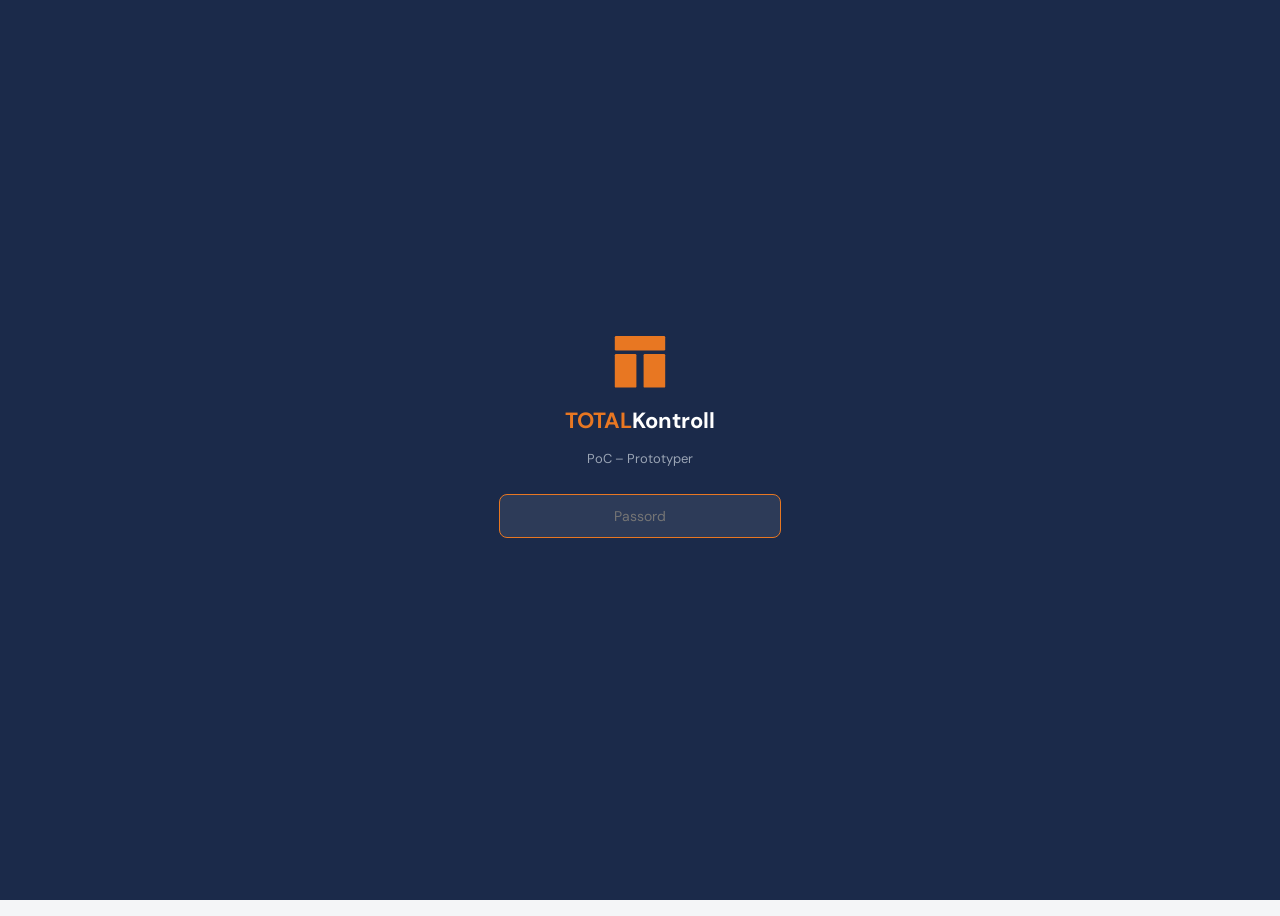
<file: test_nav.html>
<!DOCTYPE html>
<html lang="no">
<head>
<meta charset="UTF-8">
<meta name="viewport" content="width=device-width, initial-scale=1.0">
<title>TOTALKontroll – Test</title>
<script src="tk-nav.js"></script>
<link href="https://fonts.googleapis.com/css2?family=DM+Sans:wght@400;500;600;700;800&display=swap" rel="stylesheet">
<style>
  body { font-family: 'DM Sans', sans-serif; background: #F4F5F7; color: #1B2A4A; min-height: 100vh; }
  .topbar { background: #fff; border-bottom: 1px solid #E2E6EC; padding: 0 32px; height: 52px; display: flex; align-items: center; position: sticky; top: 0; z-index: 50; }
  .topbar-breadcrumb { font-size: 13px; color: #9BA5B5; font-weight: 500; }
  .topbar-breadcrumb .current { color: #1B2A4A; font-weight: 600; }
  .content { padding: 28px 32px; max-width: 800px; }
  .card { background: #fff; border: 1px solid #E2E6EC; border-radius: 12px; padding: 28px; box-shadow: 0 1px 2px rgba(0,0,0,0.04), 0 1px 3px rgba(0,0,0,0.06); }
  h1 { font-size: 20px; margin-bottom: 12px; }
  p { color: #5A6578; line-height: 1.7; margin-bottom: 12px; }
  code { background: #F1F3F5; padding: 2px 8px; border-radius: 4px; font-size: 13px; color: #E87722; }
</style>
</head>
<body>
  <div class="topbar">
    <div class="topbar-breadcrumb">TOTALKontroll / <span class="current">Test</span></div>
  </div>
  <div class="content">
    <div class="card">
      <h1>tk-nav.js fungerer</h1>
      <p>Denne siden inkluderer kun <code>&lt;script src="tk-nav.js"&gt;&lt;/script&gt;</code> i head.</p>
      <p>Sidebar, auth-gate og margin injiseres automatisk. Sidebaren er identisk med den i de eksisterende PoC-ene.</p>
      <p>Denne filen er ikke i menyen ennå, men sidebaren vises likevel slik at du kan navigere til andre moduler.</p>
    </div>
  </div>
</body>
</html>
</file>
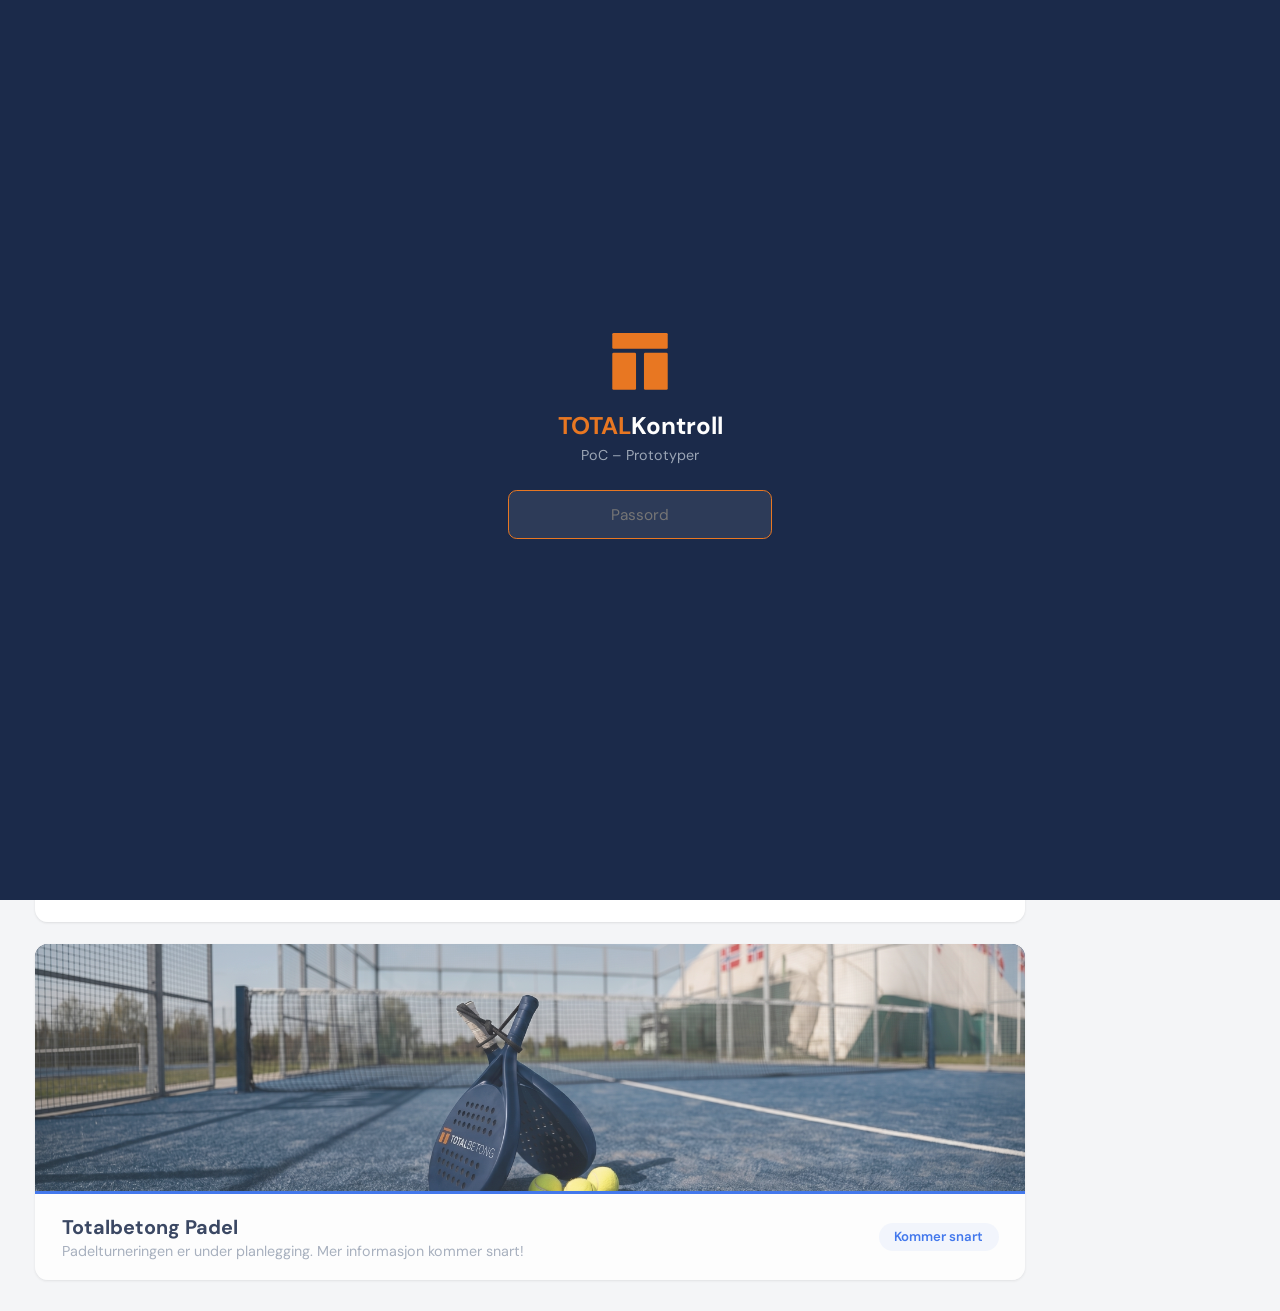
<file: TOTALKontroll_Arrangement.html>
<!DOCTYPE html>
<html lang="no">
<head>
<meta charset="UTF-8">
<meta name="viewport" content="width=device-width, initial-scale=1.0">
<title>TOTALKontroll — Arrangement</title>
<link href="https://fonts.googleapis.com/css2?family=DM+Sans:wght@400;500;600;700;800&family=JetBrains+Mono:wght@400;500&display=swap" rel="stylesheet">
<style>
:root{--tb-orange:#E87722;--tb-orange-bg:rgba(232,119,34,0.06);--navy:#1B2A4A;--bg-page:#F4F5F7;--bg-white:#FFFFFF;--bg-sidebar:#1B2A4A;--bg-card:#FFFFFF;--border:#E2E6EC;--border-light:#EEF0F4;--text-primary:#1B2A4A;--text-secondary:#5A6578;--text-dim:#9BA5B5;--text-inverse-muted:#8B99B0;--text-inverse-dim:#5A6A82;--green:#1B9E4B;--green-bg:rgba(27,158,75,0.08);--green-text:#15803D;--yellow:#CA8A04;--yellow-bg:rgba(202,138,4,0.08);--yellow-text:#A16207;--red:#DC2626;--red-bg:rgba(220,38,38,0.07);--red-text:#B91C1C;--blue:#2563EB;--blue-bg:rgba(37,99,235,0.06);--radius:12px;--radius-sm:8px;--shadow-sm:0 1px 2px rgba(0,0,0,0.04),0 1px 3px rgba(0,0,0,0.06);--shadow-md:0 4px 12px rgba(0,0,0,0.08)}
*{margin:0;padding:0;box-sizing:border-box}
body{font-family:'DM Sans',sans-serif;background:var(--bg-page);color:var(--text-primary);min-height:100vh;overflow-x:hidden}
.sidebar{position:fixed;left:0;top:0;bottom:0;width:228px;background:var(--bg-sidebar);display:flex;flex-direction:column;z-index:100}
.sidebar-logo{padding:20px 18px;border-bottom:1px solid rgba(255,255,255,0.08);display:flex;align-items:center;gap:10px}
.sidebar-logo .logo-svg{width:30px;height:30px;flex-shrink:0}
.sidebar-logo .logo-text{display:flex;flex-direction:column;line-height:1.15}
.sidebar-logo .logo-text .brand{font-weight:700;font-size:13px;color:#fff}
.sidebar-logo .logo-text .brand em{font-style:normal;color:var(--tb-orange)}
.sidebar-logo .logo-text .sub{font-size:9.5px;color:var(--text-inverse-dim);font-weight:500;letter-spacing:0.8px;text-transform:uppercase;margin-top:1px}
.sidebar-nav{padding:14px 0;flex:1}
.nav-item{display:flex;align-items:center;gap:11px;padding:9px 18px;color:var(--text-inverse-muted);font-size:13px;font-weight:500;cursor:pointer;transition:all 0.15s;border-left:3px solid transparent;text-decoration:none}
.nav-item:hover{color:#E8ECF2;background:rgba(255,255,255,0.04)}
.nav-item.active{color:var(--tb-orange);border-left-color:var(--tb-orange);background:rgba(232,119,34,0.08)}
.nav-item svg{width:17px;height:17px;flex-shrink:0}
.nav-sub{padding-left:18px}.nav-sub .nav-item{padding:6px 18px 6px 32px;font-size:12px}.nav-sub .nav-item svg{width:14px;height:14px}
.sidebar-footer{padding:14px 18px;border-top:1px solid rgba(255,255,255,0.06);font-size:11px;color:var(--text-inverse-muted);font-weight:500}
.main{min-height:100vh}
.topbar{background:var(--bg-white);border-bottom:1px solid var(--border);padding:0 32px;height:52px;display:flex;align-items:center;justify-content:space-between;position:sticky;top:0;z-index:50}
.topbar-breadcrumb{font-size:13px;color:var(--text-dim);font-weight:500}.topbar-breadcrumb .current{color:var(--text-primary);font-weight:600}
.content{padding:28px 32px;max-width:1200px}
.tab-bar{display:flex;gap:0;margin-bottom:24px;border-bottom:2px solid var(--border)}
.tab{padding:10px 20px;font-size:13px;font-weight:600;color:var(--text-dim);cursor:pointer;border-bottom:2px solid transparent;margin-bottom:-2px;transition:all 0.15s}
.tab.active{color:var(--tb-orange);border-bottom-color:var(--tb-orange)}.tab:hover:not(.active){color:var(--text-primary)}
.tab svg{vertical-align:-2px;margin-right:4px}
.card{background:var(--bg-card);border:1px solid var(--border);border-radius:var(--radius);box-shadow:var(--shadow-sm);margin-bottom:16px;overflow:hidden}
.card-header{padding:16px 20px;border-bottom:1px solid var(--border-light);display:flex;align-items:center;justify-content:space-between}
.card-body{padding:16px 20px}
.card-title{font-size:15px;font-weight:700;color:var(--navy)}.card-subtitle{font-size:12px;color:var(--text-dim);margin-top:2px}
.btn{padding:8px 18px;border-radius:6px;font-size:13px;font-weight:600;cursor:pointer;border:none;font-family:inherit;transition:all 0.15s;display:inline-flex;align-items:center;gap:6px}
.btn-primary{background:var(--tb-orange);color:#fff}.btn-primary:hover{background:#d06a1c}
.btn-outline{background:none;border:1px solid var(--border);color:var(--text-secondary)}.btn-outline:hover{border-color:var(--tb-orange);color:var(--tb-orange)}
.btn-danger{background:var(--red-bg);color:var(--red-text);border:1px solid rgba(220,38,38,0.15)}
.btn-sm{padding:5px 12px;font-size:12px}.btn-block{width:100%;justify-content:center}
.badge{display:inline-flex;align-items:center;gap:4px;padding:3px 10px;border-radius:20px;font-size:11px;font-weight:600}
.badge-green{background:var(--green-bg);color:var(--green-text)}.badge-yellow{background:var(--yellow-bg);color:var(--yellow-text)}.badge-red{background:var(--red-bg);color:var(--red-text)}.badge-blue{background:var(--blue-bg);color:var(--blue)}.badge-orange{background:var(--tb-orange-bg);color:var(--tb-orange)}.badge-gray{background:#F1F3F5;color:var(--text-dim)}
.hero-card{background:linear-gradient(135deg,#1B2A4A 0%,#2a4a6e 50%,#1B2A4A 100%);border-radius:var(--radius);padding:28px 28px 24px;position:relative;overflow:hidden;margin-bottom:24px;color:#fff}
.hero-card::after{content:'';position:absolute;bottom:0;left:0;right:0;height:3px;background:linear-gradient(90deg,var(--tb-orange),#f1c40f,var(--tb-orange))}
.section-title{font-size:12px;font-weight:700;text-transform:uppercase;letter-spacing:0.8px;color:var(--text-dim);margin-bottom:12px;margin-top:24px}
.section-title:first-child{margin-top:0}
.form-group{margin-bottom:14px}.form-label{font-size:12px;font-weight:600;color:var(--text-dim);text-transform:uppercase;letter-spacing:0.5px;margin-bottom:6px;display:block}
.form-input{width:100%;padding:9px 14px;border:1px solid var(--border);border-radius:6px;font-size:14px;font-family:inherit;color:var(--text-primary);background:var(--bg-white);outline:none}
.form-input:focus{border-color:var(--tb-orange);box-shadow:0 0 0 2px rgba(232,119,34,0.12)}
.form-row{display:grid;gap:12px}.form-row-2{grid-template-columns:1fr 1fr}
.rank-badge{width:28px;height:28px;border-radius:14px;display:flex;align-items:center;justify-content:center;font-weight:800;font-size:13px;flex-shrink:0}
.rank-badge.gold{background:linear-gradient(135deg,#f1c40f,#e67e22);color:#fff}.rank-badge.silver{background:linear-gradient(135deg,#bdc3c7,#95a5a6);color:#fff}.rank-badge.bronze{background:linear-gradient(135deg,#e67e22,#d35400);color:#fff}.rank-badge.other{background:#F1F3F5;color:var(--text-dim)}
.player-avatar{border-radius:50%;display:inline-flex;align-items:center;justify-content:center;font-weight:700;color:#fff;flex-shrink:0}
.company-dot{width:8px;height:8px;border-radius:4px;flex-shrink:0;display:inline-block}
.row{display:flex;align-items:center;gap:12px;padding:12px 20px;border-bottom:1px solid var(--border-light)}.row:last-child{border-bottom:none}
.detail-back{display:inline-flex;align-items:center;gap:4px;color:var(--text-dim);font-size:13px;font-weight:600;cursor:pointer;margin-bottom:16px;background:none;border:none;font-family:inherit;padding:0}.detail-back:hover{color:var(--tb-orange)}
.opt-group{display:flex;gap:8px;flex-wrap:wrap}
.opt-card{flex:1;min-width:120px;padding:12px 14px;border:2px solid var(--border);border-radius:8px;cursor:pointer;transition:all 0.15s;text-align:center}
.opt-card:hover{border-color:var(--tb-orange)}.opt-card.selected{border-color:var(--tb-orange);background:var(--tb-orange-bg)}
.opt-card .opt-icon{font-size:20px;margin-bottom:4px}.opt-card .opt-label{font-size:13px;font-weight:600;color:var(--navy)}.opt-card .opt-desc{font-size:11px;color:var(--text-dim);margin-top:2px}
.sc-grid{display:grid;grid-template-columns:50px 1fr 60px 80px;gap:0;font-size:13px}
.sc-header{font-weight:600;font-size:11px;text-transform:uppercase;color:var(--text-dim);letter-spacing:0.5px;padding:10px 8px;border-bottom:2px solid var(--border);background:#FAFBFC}
.sc-cell{padding:10px 8px;border-bottom:1px solid var(--border-light);display:flex;align-items:center}
.sc-input{width:60px;padding:7px 8px;border:1px solid var(--border);border-radius:6px;font-family:'JetBrains Mono',monospace;font-size:14px;text-align:center;outline:none;background:var(--bg-white)}
.sc-input:focus{border-color:var(--tb-orange);box-shadow:0 0 0 2px rgba(232,119,34,0.12)}
.sc-total{background:var(--tb-orange-bg);font-weight:700}
.sc-par{color:var(--text-dim);font-family:'JetBrains Mono',monospace;font-weight:500}
.sc-diff{font-family:'JetBrains Mono',monospace;font-weight:700;font-size:12px}
.sc-diff.under{color:var(--green-text)}.sc-diff.over{color:var(--red-text)}.sc-diff.even{color:var(--text-dim)}
.season-bar{height:6px;background:var(--border-light);border-radius:3px;overflow:hidden}
.season-fill{height:100%;border-radius:3px;background:linear-gradient(90deg,var(--tb-orange),#f1c40f);transition:width 0.5s}
.podium{display:flex;justify-content:center;align-items:flex-end;gap:12px;margin:8px auto 28px;max-width:400px}
.podium-col{display:flex;flex-direction:column;align-items:center;flex:1}
.podium-bar{width:100%;border-radius:8px 8px 0 0;display:flex;flex-direction:column;align-items:center;justify-content:center;color:#fff}
.team-card{background:var(--bg-card);border:1px solid var(--border);border-radius:var(--radius);padding:16px 20px;margin-bottom:12px;box-shadow:var(--shadow-sm)}
.team-players{display:flex;gap:12px;flex-wrap:wrap}
.team-player{display:flex;align-items:center;gap:8px}
.modal-overlay{position:fixed;inset:0;background:rgba(0,0,0,0.5);z-index:200;display:flex;align-items:flex-start;justify-content:center;padding:40px 20px;overflow-y:auto;backdrop-filter:blur(2px)}
.modal-content{background:var(--bg-white);border-radius:16px;width:100%;max-width:520px;box-shadow:0 20px 60px rgba(0,0,0,0.2);animation:modalIn 0.2s ease-out}
@keyframes modalIn{from{opacity:0;transform:translateY(20px)}to{opacity:1;transform:translateY(0)}}
.modal-header{display:flex;align-items:center;justify-content:space-between;padding:20px 24px;border-bottom:1px solid var(--border)}
.modal-body{padding:24px}
.modal-close{background:none;border:none;font-size:20px;cursor:pointer;color:var(--text-dim);padding:4px}
.info-box{padding:14px 16px;border-radius:8px;font-size:13px;line-height:1.6;margin-bottom:16px}
.info-box.orange{background:var(--tb-orange-bg);border:1px solid rgba(232,119,34,0.15)}
.info-box.blue{background:var(--blue-bg);border:1px solid rgba(37,99,235,0.15)}
.info-box strong{color:var(--navy)}
.t-item{display:flex;align-items:center;gap:14px;padding:14px 20px;border-bottom:1px solid var(--border-light);cursor:pointer;transition:background 0.1s}
.t-item:hover{background:rgba(232,119,34,0.02)}.t-item:last-child{border-bottom:none}
.t-date-box{width:48px;height:48px;border-radius:10px;display:flex;flex-direction:column;align-items:center;justify-content:center;flex-shrink:0}
.admin-tab{margin-left:auto}
.subtabs{display:flex;gap:2px;background:var(--border-light);border-radius:8px;padding:3px;margin-bottom:20px}
.subtab{flex:1;padding:8px 4px;border-radius:6px;border:none;font-family:inherit;font-size:12px;font-weight:600;cursor:pointer;text-align:center;transition:all 0.15s}
.subtab.active{background:var(--bg-white);color:var(--navy);box-shadow:var(--shadow-sm)}
.subtab:not(.active){background:transparent;color:var(--text-dim)}

@media(min-width:1800px){body{zoom:1.5}}
@media(min-width:1400px) and (max-width:1799px){body{zoom:1.25}}
@media(min-width:1100px) and (max-width:1399px){body{zoom:1.1}}
@media(max-width:768px){.sidebar{display:none}.main{margin-left:0}.content{padding:20px 16px}.opt-group{flex-direction:column}.sc-grid{grid-template-columns:44px 1fr 50px 70px}.podium{max-width:100%}.form-row-2{grid-template-columns:1fr}}
</style>
</head>
<body>
<svg style="display:none"><symbol id="tb-logo" viewBox="0 0 100 90"><rect x="8" y="0" width="84" height="24" rx="2" fill="#E87722"/><rect x="8" y="30" width="36" height="56" rx="2" fill="#E87722"/><rect x="56" y="30" width="36" height="56" rx="2" fill="#E87722"/></symbol></svg>
<script src="tk-nav.js"></script>
<div id="app">
<main class="main">
<div class="topbar"><div class="topbar-breadcrumb">TOTALKontroll / <span class="current" id="bc">Arrangement</span></div></div>
<div class="content" id="root"></div>
</main>
</div>
<div class="modal-overlay" id="regModal" style="display:none" onclick="if(event.target===this)closeReg()"><div class="modal-content"><div class="modal-header"><div><div style="font-size:16px;font-weight:700" id="rmTitle"></div><div style="font-size:13px;color:var(--text-dim)" id="rmSub"></div></div><button class="modal-close" onclick="closeReg()">&times;</button></div><div class="modal-body" id="rmBody"></div></div></div>

<script>
const CO=[{id:'tb',name:'Totalbetong AS',color:'#E87722',short:'TB'},{id:'gt',name:'Gann Tre AS',color:'#2D5A27',short:'GT'},{id:'ig',name:'Igang Totalentreprenør',color:'#2563EB',short:'IG'}];
const COURSES=[
  {id:'stavanger',name:'Stavanger Golfklubb',loc:'Hafrsfjord',holes:18,pars:[4,4,3,5,4,3,4,5,4,4,3,5,4,4,3,5,4,4]},
  {id:'randaberg',name:'Randaberg Golfklubb',loc:'Randaberg',holes:9,pars:[4,3,5,4,3,4,5,3,4]},
  {id:'sola-sol',name:'Sola Golfklubb, Solastranden',loc:'Sola',holes:18,pars:[4,3,4,4,3,5,4,4,5,4,3,4,4,3,5,4,4,4]},
  {id:'sola-for',name:'Sola Golfklubb, Forus',loc:'Forus',holes:9,pars:[4,4,3,5,4,3,4,5,4]},
  {id:'sandnes',name:'Sandnes Golfklubb',loc:'Sandnes',holes:9,pars:[4,5,3,4,4,3,5,4,4]},
  {id:'jaeren',name:'Jæren Golfklubb',loc:'Klepp',holes:9,pars:[4,3,5,4,3,4,5,3,4]},
  {id:'ogna',name:'Ogna Golfklubb',loc:'Hå',holes:9,pars:[4,3,4,5,3,4,4,3,5]},
  {id:'egersund',name:'Egersund Golfklubb',loc:'Egersund',holes:18,pars:[4,4,3,5,4,3,4,5,4,4,3,5,4,4,3,5,4,4]}
];
const PL=[{id:1,name:'Ole Kaldheim',co:'tb',av:'OK',xp:'regular',hcp:18,eq:'own'},{id:2,name:'Fredrik Meidell',co:'tb',av:'FM',xp:'some',hcp:null,eq:'own'},{id:3,name:'Gerhard Gravdal',co:'tb',av:'GG',xp:'regular',hcp:12,eq:'own'},{id:4,name:'Birgitte Kielsen',co:'tb',av:'BK',xp:'none',hcp:null,eq:'need'},{id:5,name:'Jørgen Skipevåg',co:'tb',av:'JS',xp:'some',hcp:null,eq:'own'},{id:6,name:'Krister Austerheim',co:'tb',av:'KA',xp:'regular',hcp:15,eq:'own'},{id:7,name:'Thomas Haugen',co:'gt',av:'TH',xp:'some',hcp:20,eq:'own'},{id:8,name:'Siri Vestbø',co:'gt',av:'SV',xp:'none',hcp:null,eq:'need'},{id:9,name:'Arne Tvedt',co:'gt',av:'AT',xp:'regular',hcp:16,eq:'own'},{id:10,name:'Kristin Bore',co:'ig',av:'KB',xp:'none',hcp:null,eq:'need'},{id:11,name:'Morten Ree',co:'ig',av:'MR',xp:'regular',hcp:14,eq:'own'},{id:12,name:'Linn Soma',co:'ig',av:'LS',xp:'none',hcp:null,eq:'need'}];
const SPTS=[10,8,6,5,4,3,2,1];
let T=[
  {id:1,name:'Sesongåpning',date:'2026-05-09',time:'12:00',cid:'jaeren',maxT:20,dl:'2026-05-07',status:'completed',reg:[1,2,3,4,5,7,8,11],teams:[{id:101,p:[3,8],name:'Team Gravdal/Vestbø'},{id:102,p:[11,4],name:'Team Ree/Kielsen'},{id:103,p:[1,7],name:'Team Kaldheim/Haugen'},{id:104,p:[5,2],name:'Team Skipevåg/Meidell'}],res:[{tid:101,sc:[4,3,5,4,4,4,5,3,4],tot:36},{tid:102,sc:[4,3,6,4,3,5,5,4,4],tot:38},{tid:103,sc:[5,3,5,5,3,4,6,3,5],tot:39},{tid:104,sc:[5,4,6,5,4,5,5,4,5],tot:43}]},
  {id:2,name:'Jæren Open',date:'2026-06-13',time:'11:00',cid:'sandnes',maxT:20,dl:'2026-06-11',status:'completed',reg:[1,3,6,7,9,10,11,12],teams:[{id:201,p:[6,10],name:'Team Austerheim/Bore'},{id:202,p:[3,12],name:'Team Gravdal/Soma'},{id:203,p:[11,7],name:'Team Ree/Haugen'},{id:204,p:[9,1],name:'Team Tvedt/Kaldheim'}],res:[{tid:201,sc:[4,5,3,4,4,3,5,4,3],tot:35},{tid:202,sc:[4,5,3,4,4,4,5,4,4],tot:37},{tid:203,sc:[5,5,3,4,5,3,5,4,4],tot:38},{tid:204,sc:[4,5,4,5,4,4,6,5,4],tot:41}]},
  {id:3,name:'Midsommerturneringen',date:'2026-07-04',time:'10:00',cid:'stavanger',maxT:24,dl:'2026-07-02',status:'upcoming',reg:[3,5,6,7,11],teams:[],res:[],img:'stavanger_golfklubb.jpg'},
  {id:4,name:'Solastranden Classic',date:'2026-08-15',time:'11:00',cid:'sola-sol',maxT:20,dl:'2026-08-13',status:'upcoming',reg:[3],teams:[],res:[]},
  {id:5,name:'Høstfinalen',date:'2026-09-19',time:'10:00',cid:'jaeren',maxT:24,dl:'2026-09-17',status:'upcoming',reg:[],teams:[],res:[]}
];
const CUR=1;
const MO=['jan','feb','mar','apr','mai','jun','jul','aug','sep','okt','nov','des'];
const DA=['Søndag','Mandag','Tirsdag','Onsdag','Torsdag','Fredag','Lørdag'];
const fD=d=>{const x=new Date(d+'T00:00:00');return DA[x.getDay()]+' '+x.getDate()+'. '+MO[x.getMonth()];};
const fS=d=>{const x=new Date(d+'T00:00:00');return x.getDate()+'. '+MO[x.getMonth()];};
const dU=d=>Math.ceil((new Date(d+'T00:00:00')-new Date())/864e5);
const gc=id=>CO.find(c=>c.id===id);const gCr=id=>COURSES.find(c=>c.id===id);const gP=id=>PL.find(p=>p.id===id);
const xpL={none:'Helt ny',some:'Har spilt litt',regular:'Spiller jevnlig'};
const av=(p,s)=>`<div class="player-avatar" style="width:${s||36}px;height:${s||36}px;font-size:${Math.round((s||36)*.36)}px;background:${gc(p.co).color}">${p.av}</div>`;
const rb=p=>p===1?'gold':p===2?'silver':p===3?'bronze':'other';
function sRank(){const m={};PL.forEach(p=>m[p.id]={pid:p.id,pts:0,rnd:0,wins:0});T.filter(t=>t.status==='completed').forEach(t=>{const s=[...t.res].sort((a,b)=>a.tot-b.tot);s.forEach((r,i)=>{const pts=SPTS[i]||1;const tm=t.teams.find(x=>x.id===r.tid);if(!tm)return;tm.p.forEach(pid=>{m[pid].pts+=pts;m[pid].rnd++;if(i===0)m[pid].wins++;});});});return Object.values(m).filter(p=>p.rnd>0).sort((a,b)=>b.pts-a.pts);}
function cRank(){const r=sRank();return CO.map(c=>{const ps=r.filter(x=>gP(x.pid)?.co===c.id);const t=ps.reduce((s,p)=>s+p.pts,0);return{...c,total:t,avg:ps.length?Math.round(t/ps.length):0,cnt:ps.length};}).sort((a,b)=>b.total-a.total);}

// Init - called at end of script

// ═══ VIEWS ═══
let gTab='kalender',aTab='turneringer';
function $(id){return document.getElementById(id);}
function R(){return $('root');}

// ═══ GENERIC EVENTS ═══
let events=[
  {id:'e1',name:'Firmatur Palma 2026',type:'single',dateFrom:'2026-10-16',dateTo:'2026-10-18',
    loc:'Palma de Mallorca',desc:'Felles firmatur for alle ansatte i Totalbetong Gruppen. Charterfly fra Sola, hotell med basseng, sosiale aktiviteter, byvandring, bankett med fest og gode matopplevelser. Turen gjennomføres med følge.',
    img:'firmatur_palma.jpg',contact:'Emma',maxPax:200,mockReg:200,deadline:'2026-02-13',status:'upcoming',
    blocks:{diet:true,dietOpts:['Ingen','Vegetar','Vegan','Halal','Glutenfri','Laktosefri','Annet'],
      passport:true,room:false,companion:true,tshirt:false,
      egenandel:true,egenandel1:2000,egenandel2:2000,egenandelDesc:'Trekkes i lønn april–august. 1 person: 400 kr/mnd. 2 personer: 800 kr/mnd.',
      airport:true,airportDefault:'Stavanger (Sola)',
      freetext:true,freetextQ:'Er det noe annet vi bør vite? (helsehensyn, spesielle behov o.l.)'},
    program:[
      {time:'Fredag 16. okt, 06:00',title:'Oppmøte Sola flyplass',desc:'Felles innsjekk. Charterfly avgang kl 08:00.'},
      {time:'Fredag 16. okt, 12:00',title:'Ankomst Palma',desc:'Busstransfer til hotellet. Innsjekk og fri tid ved bassenget.'},
      {time:'Fredag 16. okt, 19:30',title:'Velkomstmiddag',desc:'Felles middag på hotellet.'},
      {time:'Lørdag 17. okt, 10:00',title:'Byvandring Palma',desc:'Guidet tur i gamlebyen med katedralen, tapas og lokale perler.'},
      {time:'Lørdag 17. okt, 15:00',title:'Fri tid / aktiviteter',desc:'Strand, basseng eller utforsk på egen hånd.'},
      {time:'Lørdag 17. okt, 19:00',title:'Bankett og fest',desc:'Årets høydepunkt. Festmiddag med underholdning og dans.'},
      {time:'Søndag 18. okt, 10:00',title:'Utsjekk',desc:'Sen frokost og fri tid frem til avreise.'},
      {time:'Søndag 18. okt, 17:00',title:'Hjemreise',desc:'Charterfly fra Palma. Ankomst Sola ca 21:30.'}
    ],
    info:[
      {title:'Hva er inkludert',text:'Charterfly tur/retur Sola, hotell med basseng (2 netter), frokost, velkomstmiddag, bankett, byvandring, busstransfer.'},
      {title:'Egenandel',text:'Bindende påmelding. Egenandel kr 2 000 per reisende. Trekkes i lønn fra april til august. 2 personer: 800 kr/mnd. 1 person: 400 kr/mnd.'},
      {title:'Reiser du fra et annet sted?',text:'Oppgi ønsket avreiseflyplass ved påmelding. Spesielt relevant for ansatte som reiser fra Polen.'},
      {title:'Reisedokumenter',text:'Gyldig pass kreves. Sjekk at passet er gyldig minst 6 måneder etter reisedato.'}
    ],
    updates:[
      {date:'2026-01-20',text:'Firmaturen er bekreftet! Destinasjon: Palma de Mallorca. Påmelding åpner snart.'},
      {date:'2026-02-01',text:'Påmelding er nå åpen. Frist 13. februar. Husk å oppgi om du reiser med følge.'}
    ],
    registered:[]
  }
];

let evRegRoom=null,evRegComp=null;

// ═══ LANDING ═══
function vLanding(){
  $('bc').textContent='Arrangement';
  const n=new Set(T.flatMap(t=>t.reg)).size;
  let h=`<div style="display:flex;justify-content:space-between;align-items:center;max-width:900px;margin-bottom:20px">
    <div style="font-size:20px;font-weight:700;color:var(--navy)">Arrangement</div>
    <button class="btn btn-primary btn-sm" onclick="vAdminHub()"><svg viewBox="0 0 24 24" width="14" height="14" fill="none" stroke="currentColor" stroke-width="2"><circle cx="12" cy="12" r="3"/><path d="M19.4 15a1.65 1.65 0 00.33 1.82l.06.06a2 2 0 010 2.83 2 2 0 01-2.83 0l-.06-.06a1.65 1.65 0 00-1.82-.33 1.65 1.65 0 00-1 1.51V21a2 2 0 01-4 0v-.09A1.65 1.65 0 009 19.4a1.65 1.65 0 00-1.82.33l-.06.06a2 2 0 01-2.83-2.83l.06-.06A1.65 1.65 0 004.68 15a1.65 1.65 0 00-1.51-1H3a2 2 0 010-4h.09A1.65 1.65 0 004.6 9a1.65 1.65 0 00-.33-1.82l-.06-.06a2 2 0 012.83-2.83l.06.06A1.65 1.65 0 009 4.68 1.65 1.65 0 0010 3.17V3a2 2 0 014 0v.09a1.65 1.65 0 001 1.51 1.65 1.65 0 001.82-.33l.06-.06a2 2 0 012.83 2.83l-.06.06A1.65 1.65 0 0019.4 9a1.65 1.65 0 001.51 1H21a2 2 0 010 4h-.09a1.65 1.65 0 00-1.51 1z"/></svg> Administrer</button>
  </div>`;
  // Golf card
  h+=`<div style="cursor:pointer;border-radius:var(--radius);overflow:hidden;box-shadow:var(--shadow-md);max-width:900px;transition:transform 0.2s" onclick="vGolf()" onmouseover="this.style.transform='translateY(-3px)'" onmouseout="this.style.transform=''">
    <div style="position:relative;width:100%;height:0;padding-bottom:33%;overflow:hidden;background:#1B2A4A"><img src="golfcup_hero.jpg" alt="GolfCup 2026" style="position:absolute;inset:0;width:100%;height:100%;object-fit:cover"></div>
    <div style="background:var(--bg-white);padding:20px 24px;display:flex;align-items:center;gap:16px;border-top:3px solid var(--tb-orange)">
      <div style="flex:1"><div style="font-size:18px;font-weight:700;color:var(--navy);margin-bottom:2px">Totalbetong GolfCup 2026</div><div style="font-size:13px;color:var(--text-dim)">Scramble-turnering på lag, på tvers av hele konsernet</div></div>
      <div style="display:flex;gap:12px;align-items:center;flex-shrink:0">
        <div style="text-align:center"><div style="font-size:20px;font-weight:800;color:var(--navy);font-family:'JetBrains Mono',monospace">${T.length}</div><div style="font-size:10px;color:var(--text-dim);text-transform:uppercase;letter-spacing:.5px">Turneringer</div></div>
        <div style="width:1px;height:32px;background:var(--border)"></div>
        <div style="text-align:center"><div style="font-size:20px;font-weight:800;color:var(--navy);font-family:'JetBrains Mono',monospace">${n}</div><div style="font-size:10px;color:var(--text-dim);text-transform:uppercase;letter-spacing:.5px">Spillere</div></div>
        <div style="width:1px;height:32px;background:var(--border)"></div>
        <span class="badge badge-green" style="font-size:12px;padding:5px 14px">Sesong aktiv</span>
      </div>
    </div></div>`;
  // Generic events
  events.forEach(ev=>{
    const days=ev.deadline?Math.ceil((new Date(ev.deadline+'T00:00:00')-new Date())/864e5):null;
    const canReg=days!==null&&days>0;
    h+=`<div style="cursor:pointer;border-radius:var(--radius);overflow:hidden;box-shadow:var(--shadow-sm);max-width:900px;margin-top:20px;transition:transform 0.2s" onclick="vEvent('${ev.id}')" onmouseover="this.style.transform='translateY(-3px)'" onmouseout="this.style.transform=''">
      ${ev.img?`<div style="position:relative;width:100%;height:0;padding-bottom:25%;overflow:hidden;background:#1B2A4A"><img src="${ev.img}" style="position:absolute;inset:0;width:100%;height:100%;object-fit:cover"></div>`:''}
      <div style="background:var(--bg-white);padding:20px 24px;display:flex;align-items:center;gap:16px;border-top:3px solid var(--green)">
        <div style="flex:1"><div style="font-size:18px;font-weight:700;color:var(--navy);margin-bottom:2px">${ev.name}</div><div style="font-size:13px;color:var(--text-dim)">${ev.loc} · ${fS(ev.dateFrom)}${ev.dateTo&&ev.dateTo!==ev.dateFrom?' – '+fS(ev.dateTo):''}</div></div>
        <div style="display:flex;gap:12px;align-items:center;flex-shrink:0">
          <div style="text-align:center"><div style="font-size:20px;font-weight:800;color:var(--navy);font-family:'JetBrains Mono',monospace">${ev.mockReg||ev.registered.length}</div><div style="font-size:10px;color:var(--text-dim);text-transform:uppercase;letter-spacing:.5px">Påmeldt</div></div>
          ${canReg?`<span class="badge badge-green" style="font-size:12px;padding:5px 14px">Påmelding åpen</span>`:`<span class="badge badge-yellow" style="font-size:12px;padding:5px 14px">Frist utløpt</span>`}
        </div>
      </div></div>`;
  });
  // Padel
  h+=`<div style="border-radius:var(--radius);overflow:hidden;box-shadow:var(--shadow-sm);max-width:900px;margin-top:20px;opacity:0.85">
    <div style="position:relative;width:100%;height:0;padding-bottom:25%;overflow:hidden;background:#1B2A4A"><img src="tb_padel.png" alt="Totalbetong Padel" style="position:absolute;inset:0;width:100%;height:100%;object-fit:cover"></div>
    <div style="background:var(--bg-white);padding:18px 24px;display:flex;align-items:center;gap:16px;border-top:3px solid var(--blue)">
      <div style="flex:1"><div style="font-size:18px;font-weight:700;color:var(--navy);margin-bottom:2px">Totalbetong Padel</div><div style="font-size:13px;color:var(--text-dim)">Padelturneringen er under planlegging. Mer informasjon kommer snart!</div></div>
      <span class="badge badge-blue" style="font-size:12px;padding:5px 14px;flex-shrink:0">Kommer snart</span>
    </div></div>`;
  R().innerHTML=h;
}

// ═══ ADMIN HUB ═══
function vAdminHub(){
  $('bc').textContent='Arrangement / Administrer';
  let h=`<div style="margin-bottom:4px"><button class="detail-back" onclick="vLanding()">← Arrangement</button></div>
  <div style="font-size:20px;font-weight:700;color:var(--navy);margin-bottom:20px">Opprett nytt arrangement</div>
  <div style="display:grid;grid-template-columns:repeat(auto-fit,minmax(260px,1fr));gap:16px;max-width:900px;margin-bottom:32px">
    <div class="card" style="cursor:pointer;transition:all 0.2s;padding:24px" onclick="vNewEvent('golf')" onmouseover="this.style.borderColor='var(--tb-orange)';this.style.transform='translateY(-2px)'" onmouseout="this.style.borderColor='';this.style.transform=''">
      <div style="font-size:28px;margin-bottom:8px">⛳</div>
      <div style="font-size:16px;font-weight:700;color:var(--navy);margin-bottom:4px">Golfturnering</div>
      <div style="font-size:13px;color:var(--text-dim);line-height:1.5">Sesongbasert turnering med lag, scorecard og ranking. Gjenbruk oppsett fra tidligere sesonger.</div>
      <div style="margin-top:12px"><span class="badge badge-orange">Mal tilgjengelig</span></div>
    </div>
    <div class="card" style="cursor:pointer;transition:all 0.2s;padding:24px" onclick="vNewEvent('single')" onmouseover="this.style.borderColor='var(--green)';this.style.transform='translateY(-2px)'" onmouseout="this.style.borderColor='';this.style.transform=''">
      <div style="font-size:28px;margin-bottom:8px">🎉</div>
      <div style="font-size:16px;font-weight:700;color:var(--navy);margin-bottom:4px">Engangsarrangement</div>
      <div style="font-size:13px;color:var(--text-dim);line-height:1.5">Firmatur, julebord, sommeravslutning, fagdag. Konfigurerbar påmelding med valgfrie felt.</div>
      <div style="margin-top:12px"><span class="badge badge-green">Fleksibel mal</span></div>
    </div>
    <div class="card" style="cursor:default;padding:24px;opacity:0.6">
      <div style="font-size:28px;margin-bottom:8px">🛠️</div>
      <div style="font-size:16px;font-weight:700;color:var(--navy);margin-bottom:4px">Bestill ny mal</div>
      <div style="font-size:13px;color:var(--text-dim);line-height:1.5">Trenger du noe annet? Padelturnering, fiskekonkurranse, quiz? Kontakt produkteier for skreddersydd mal.</div>
      <div style="margin-top:12px"><span class="badge badge-gray">Kontakt produkteier</span></div>
    </div>
  </div>
  <div class="section-title">Eksisterende arrangementer</div>
  <div class="card" style="max-width:900px"><div style="padding:14px 20px;display:flex;align-items:center;gap:12px;border-bottom:1px solid var(--border-light)">
    <div style="flex:1"><div style="font-weight:600;font-size:14px">Totalbetong GolfCup 2026</div><div style="font-size:12px;color:var(--text-dim)">Golfturnering · ${T.length} turneringer · Sesong aktiv</div></div>
    <span class="badge badge-orange">Golf</span>
    <button class="btn btn-outline btn-sm" onclick="vGolf()">Åpne</button>
    <button class="btn btn-outline btn-sm" onclick="alert('Åpner redigering av GolfCup 2026 sesonginnstillinger. (Ikke implementert i prototypen.)')">✏️</button>
  </div>`;
  events.forEach(ev=>{
    h+=`<div style="padding:14px 20px;display:flex;align-items:center;gap:12px;border-bottom:1px solid var(--border-light)">
      <div style="flex:1"><div style="font-weight:600;font-size:14px">${ev.name}</div><div style="font-size:12px;color:var(--text-dim)">Engangsarrangement · ${ev.loc} · ${fS(ev.dateFrom)}${ev.dateTo?' – '+fS(ev.dateTo):''}</div></div>
      <span class="badge badge-green">Enkelt</span>
      <button class="btn btn-outline btn-sm" onclick="vEvent('${ev.id}')">Åpne</button>
      <button class="btn btn-outline btn-sm" onclick="alert('Åpner redigering av ${ev.name}. Samme skjema som opprettelse, forhåndsutfylt med eksisterende data. (Ikke implementert i prototypen.)')">✏️</button>
    </div>`;
  });
  h+=`</div>`;
  R().innerHTML=h;
}

// ═══ NEW EVENT FORM ═══
function vNewEvent(type){
  if(type==='golf'){alert('Kopierer oppsettet fra GolfCup 2026. (Ikke implementert i prototypen.)');return;}
  $('bc').textContent='Arrangement / Nytt engangsarrangement';
  let h=`<div style="margin-bottom:4px"><button class="detail-back" onclick="vAdminHub()">← Administrer</button></div>
  <div style="font-size:20px;font-weight:700;color:var(--navy);margin-bottom:6px">Nytt engangsarrangement</div>
  <div style="font-size:13px;color:var(--text-dim);margin-bottom:24px">Fyll inn grunninfo og velg hvilke felt deltakerne skal fylle ut ved påmelding.</div>
  <div style="max-width:700px">
  <div class="card"><div class="card-header"><div class="card-title">Grunninfo</div></div><div class="card-body">
    <div class="form-group"><label class="form-label">Navn på arrangement</label><input class="form-input" id="ne-name" placeholder="F.eks. Firmatur Kreta 2026"></div>
    <div class="form-row form-row-2">
      <div class="form-group"><label class="form-label">Dato fra</label><input class="form-input" type="date" id="ne-from"></div>
      <div class="form-group"><label class="form-label">Dato til <span style="text-transform:none;font-weight:400">(valgfritt, flerdagers)</span></label><input class="form-input" type="date" id="ne-to"></div>
    </div>
    <div class="form-group"><label class="form-label">Sted / destinasjon</label><input class="form-input" id="ne-loc" placeholder="F.eks. Chania, Kreta"></div>
    <div class="form-group"><label class="form-label">Beskrivelse</label><textarea class="form-input" id="ne-desc" rows="3" style="resize:vertical" placeholder="Kort beskrivelse som vises til deltakerne..."></textarea></div>
    <div class="form-row form-row-2">
      <div class="form-group"><label class="form-label">Maks deltakere</label><input class="form-input" type="number" id="ne-max" value="80"></div>
      <div class="form-group"><label class="form-label">Påmeldingsfrist</label><input class="form-input" type="date" id="ne-dl"></div>
    </div>
    <div class="form-group"><label class="form-label">Kontaktperson</label><input class="form-input" id="ne-contact" placeholder="Navn på den som svarer på spørsmål"></div>
    <div class="form-group"><label class="form-label">Bannerbilde <span style="text-transform:none;font-weight:400">(valgfritt)</span></label>
      <div id="ne-img-preview" style="display:none;margin-bottom:8px;border-radius:8px;overflow:hidden;max-height:160px"><img id="ne-img-tag" style="width:100%;object-fit:cover"></div>
      <div style="display:flex;gap:8px;align-items:center">
        <label class="btn btn-outline btn-sm" style="cursor:pointer"><svg viewBox="0 0 24 24" width="14" height="14" fill="none" stroke="currentColor" stroke-width="2" style="vertical-align:-2px;margin-right:4px"><rect x="3" y="3" width="18" height="18" rx="2"/><circle cx="8.5" cy="8.5" r="1.5"/><polyline points="21 15 16 10 5 21"/></svg> Velg bilde<input type="file" id="ne-img" accept="image/*" style="display:none" onchange="previewImg(this)"></label>
        <span id="ne-img-name" style="font-size:12px;color:var(--text-dim)">Ingen fil valgt</span>
      </div>
    </div>
  </div></div>
  <div class="card"><div class="card-header"><div><div class="card-title">Påmeldingsspørsmål</div><div class="card-subtitle">Slå av/på hvilke felt deltakerne skal fylle ut</div></div></div><div class="card-body">
    ${bTog('ne-diet','Matpreferanser','Vegetar, vegan, halal, glutenfri, laktosefri, annet','🍽️',true)}
    ${bTog('ne-passport','Reisedokumenter','Passnummer og utløpsdato (for utenlandsreiser)','🛂',false)}
    ${bTog('ne-room','Rompreferanse','Enkel/dobbel, hvem man vil dele med','🛏️',false)}
    ${bTog('ne-companion','Ledsager','Kan man ta med partner? Navn og matpreferanse','👫',false)}
    ${bTog('ne-tshirt','T-skjortestørrelse','XS til XXL, for profilklær eller utstyr','👕',false)}
    ${bTog('ne-egenandel','Egenandel','Deltakeren bekrefter egenandel ved påmelding','💰',false)}
    <div id="ne-egenandel-fields" style="display:none;padding:0 0 12px 44px;border-bottom:1px solid var(--border-light)">
      <div class="form-row form-row-2" style="margin-top:8px">
        <div class="form-group" style="margin-bottom:0"><label class="form-label">Beløp 1 person (kr)</label><input class="form-input" id="ne-egen1" type="number" placeholder="2000" value="2000"></div>
        <div class="form-group" style="margin-bottom:0"><label class="form-label">Beløp 2 personer (kr)</label><input class="form-input" id="ne-egen2" type="number" placeholder="2000" value="2000"></div>
      </div>
      <div class="form-group" style="margin-top:8px;margin-bottom:0"><label class="form-label">Beskrivelse (vises til deltaker)</label><input class="form-input" id="ne-egendesc" placeholder="F.eks. Trekkes i lønn april–august"></div>
    </div>
    ${bTog('ne-airport','Avreiseflyplass','For deltakere som reiser fra et annet sted enn hovedflyplassen','✈️',false)}
    ${bTog('ne-freetext','Egendefinert spørsmål','Du definerer spørsmålet, deltakeren svarer i fritekst','💬',false)}
    <div class="form-group" id="ne-freetext-q" style="display:none;margin-top:12px">
      <label class="form-label">Ditt spørsmål</label>
      <input class="form-input" id="ne-ftq" placeholder="F.eks. Er det noe annet vi bør vite?">
    </div>
  </div></div>
  <div class="card"><div class="card-header"><div><div class="card-title">Program / agenda</div><div class="card-subtitle">Kan også fylles inn senere</div></div>
    <button class="btn btn-outline btn-sm" onclick="addProg()">+ Legg til</button>
  </div><div class="card-body" id="ne-prog"></div></div>
  <div class="card"><div class="card-header"><div><div class="card-title">Praktisk informasjon</div><div class="card-subtitle">Fritekst-blokker med nyttig info</div></div>
    <button class="btn btn-outline btn-sm" onclick="addInf()">+ Legg til</button>
  </div><div class="card-body" id="ne-info"></div></div>
  <div style="display:flex;gap:12px;margin-top:20px;margin-bottom:40px">
    <button class="btn btn-primary" style="padding:14px 32px" onclick="saveNE()">Opprett arrangement</button>
    <button class="btn btn-outline" onclick="vAdminHub()">Avbryt</button>
  </div></div>`;
  R().innerHTML=h;
}

function bTog(id,label,desc,icon,on){
  return `<div style="display:flex;align-items:center;gap:12px;padding:12px 0;border-bottom:1px solid var(--border-light)">
    <div style="font-size:20px;width:32px;text-align:center">${icon}</div>
    <div style="flex:1"><div style="font-weight:600;font-size:14px;color:var(--navy)">${label}</div><div style="font-size:12px;color:var(--text-dim)">${desc}</div></div>
    <input type="checkbox" id="${id}" ${on?'checked':''} style="display:none">
    <div id="${id}-track" onclick="togSw('${id}')" style="position:relative;width:44px;height:24px;border-radius:12px;background:${on?'var(--tb-orange)':'var(--border)'};cursor:pointer;transition:background 0.2s;flex-shrink:0">
      <div id="${id}-knob" style="position:absolute;top:2px;left:${on?'22':'2'}px;width:20px;height:20px;border-radius:10px;background:white;transition:left 0.2s;box-shadow:0 1px 3px rgba(0,0,0,0.2)"></div>
    </div>
  </div>`;
}

function togSw(id){
  var cb=$(id);if(!cb)return;cb.checked=!cb.checked;
  var track=$(id+'-track');var knob=$(id+'-knob');
  track.style.background=cb.checked?'var(--tb-orange)':'var(--border)';
  knob.style.left=cb.checked?'22px':'2px';
  if(id==='ne-freetext'){var q=$('ne-freetext-q');if(q)q.style.display=cb.checked?'':'none';}
  if(id==='ne-egenandel'){var f=$('ne-egenandel-fields');if(f)f.style.display=cb.checked?'':'none';}
}

let nProg=0,nInf=0,neImgData='';
function previewImg(input){
  const file=input.files[0];if(!file)return;
  $('ne-img-name').textContent=file.name;
  const reader=new FileReader();
  reader.onload=function(e){neImgData=e.target.result;$('ne-img-tag').src=neImgData;$('ne-img-preview').style.display='';};
  reader.readAsDataURL(file);
}
function addProg(){const el=$('ne-prog');const i=nProg++;el.insertAdjacentHTML('beforeend',`<div style="display:flex;gap:8px;margin-bottom:10px" id="prg-${i}"><input class="form-input" style="width:180px;flex-shrink:0" placeholder="Tidspunkt" id="prg-t-${i}"><input class="form-input" style="flex:1" placeholder="Aktivitet / tittel" id="prg-n-${i}"><button class="btn btn-outline btn-sm" onclick="$('prg-${i}').remove()" style="flex-shrink:0">✕</button></div>`);}
function addInf(){const el=$('ne-info');const i=nInf++;el.insertAdjacentHTML('beforeend',`<div style="margin-bottom:12px" id="inf-${i}"><div style="display:flex;gap:8px;margin-bottom:4px"><input class="form-input" placeholder="Overskrift" id="inf-t-${i}" style="flex:1"><button class="btn btn-outline btn-sm" onclick="$('inf-${i}').remove()" style="flex-shrink:0">✕</button></div><textarea class="form-input" placeholder="Innhold..." id="inf-b-${i}" rows="2" style="resize:vertical"></textarea></div>`);}

function saveNE(){
  const name=$('ne-name').value;const from=$('ne-from').value;
  if(!name||!from){alert('Fyll inn navn og dato');return;}
  const ev={id:'e'+Date.now(),name,type:'single',dateFrom:from,dateTo:$('ne-to').value||from,
    loc:$('ne-loc').value||'',desc:$('ne-desc').value||'',img:neImgData||'',contact:$('ne-contact').value||'',
    maxPax:parseInt($('ne-max').value)||80,deadline:$('ne-dl').value||from,status:'upcoming',
    blocks:{diet:$('ne-diet').checked,dietOpts:['Ingen','Vegetar','Vegan','Halal','Glutenfri','Laktosefri','Annet'],
      passport:$('ne-passport').checked,room:$('ne-room').checked,companion:$('ne-companion').checked,
      tshirt:$('ne-tshirt').checked,
      egenandel:$('ne-egenandel').checked,egenandel1:parseInt($('ne-egen1')?.value)||0,egenandel2:parseInt($('ne-egen2')?.value)||0,egenandelDesc:$('ne-egendesc')?.value||'',
      airport:$('ne-airport').checked,airportDefault:'Stavanger (Sola)',
      freetext:$('ne-freetext').checked,freetextQ:$('ne-ftq')?.value||''},
    program:[],info:[],updates:[],registered:[]};
  for(let i=0;i<nProg;i++){const t=$('prg-t-'+i);const n=$('prg-n-'+i);if(t&&n&&n.value)ev.program.push({time:t.value,title:n.value,desc:''});}
  for(let i=0;i<nInf;i++){const t=$('inf-t-'+i);const b=$('inf-b-'+i);if(t&&b&&t.value)ev.info.push({title:t.value,text:b.value});}
  events.push(ev);nProg=0;nInf=0;neImgData='';vLanding();
}

// ═══ EVENT DETAIL ═══
function vEvent(eid){
  const ev=events.find(x=>x.id===eid);if(!ev)return;
  $('bc').textContent='Arrangement / '+ev.name;
  const enrolled=ev.registered.some(r=>r.pid===CUR);
  const days=ev.deadline?Math.ceil((new Date(ev.deadline+'T00:00:00')-new Date())/864e5):null;
  const canReg=days!==null&&days>0;
  let h=`<div style="margin-bottom:4px"><button class="detail-back" onclick="vLanding()">← Arrangement</button></div>
  <div style="max-width:800px">
  <div style="font-size:24px;font-weight:700;letter-spacing:-.3px;margin-bottom:2px">${ev.name}</div>
  <div style="font-size:14px;color:var(--text-dim);margin-bottom:20px">${ev.loc} · ${fD(ev.dateFrom)}${ev.dateTo&&ev.dateTo!==ev.dateFrom?' – '+fD(ev.dateTo):''}</div>
  <div class="card"><div class="card-body">
    <div style="display:grid;grid-template-columns:1fr 1fr 1fr;gap:16px">
      <div><div class="form-label">Deltakere</div><div style="font-weight:700;font-size:20px;font-family:'JetBrains Mono',monospace">${ev.mockReg||ev.registered.length}<span style="font-size:14px;color:var(--text-dim);font-weight:400"> / ${ev.maxPax}</span></div></div>
      <div><div class="form-label">Påmeldingsfrist</div><div style="font-weight:600">${ev.deadline?fS(ev.deadline):'Ikke satt'}</div>${canReg?`<div style="font-size:12px;color:var(--green-text)">${days} dager igjen</div>`:''}</div>
      <div><div class="form-label">Kontaktperson</div><div style="font-weight:600">${ev.contact||'Ikke oppgitt'}</div></div>
    </div>
    ${ev.desc?`<div style="margin-top:16px;padding-top:16px;border-top:1px solid var(--border-light);font-size:14px;color:var(--text-secondary);line-height:1.6">${ev.desc}</div>`:''}
  </div></div>
  ${!enrolled&&canReg?`<button class="btn btn-primary btn-block" style="padding:14px;margin-bottom:20px" onclick="openEvReg('${ev.id}')">Meld deg på</button>`
    :enrolled?`<div style="display:flex;align-items:center;justify-content:center;gap:8px;padding:14px;border-radius:8px;background:var(--green-bg);color:var(--green-text);font-weight:600;margin-bottom:20px">✓ Du er påmeldt</div>`:''}`;
  if(ev.updates.length){h+=`<div class="section-title">Oppdateringer</div><div class="card"><div style="padding:4px 0">`;
    ev.updates.slice().reverse().forEach(u=>{h+=`<div class="row"><div style="flex-shrink:0;font-size:12px;color:var(--text-dim);width:80px">${fS(u.date)}</div><div style="flex:1;font-size:14px">${u.text}</div></div>`;});
    h+=`</div></div>`;}
  if(ev.program.length){h+=`<div class="section-title">Program</div><div class="card"><div style="padding:4px 0">`;
    ev.program.forEach(p=>{h+=`<div class="row" style="align-items:flex-start"><div style="flex-shrink:0;width:180px"><div style="font-size:12px;font-weight:600;color:var(--tb-orange)">${p.time}</div></div><div style="flex:1"><div style="font-weight:600;font-size:14px">${p.title}</div>${p.desc?`<div style="font-size:13px;color:var(--text-dim);margin-top:2px">${p.desc}</div>`:''}</div></div>`;});
    h+=`</div></div>`;}
  if(ev.info.length){h+=`<div class="section-title">Praktisk informasjon</div>`;
    ev.info.forEach(inf=>{h+=`<div class="card"><div class="card-body"><div style="font-weight:700;font-size:14px;margin-bottom:6px">${inf.title}</div><div style="font-size:13px;color:var(--text-secondary);line-height:1.6">${inf.text}</div></div></div>`;});}
  if(ev.registered.length){h+=`<div class="section-title">Påmeldte (${ev.mockReg||ev.registered.length})</div><div class="card">`;
    ev.registered.forEach(r=>{const p=gP(r.pid);h+=`<div class="row">${av(p)}<div style="flex:1"><div style="font-weight:600;font-size:14px">${p.name}</div><div style="font-size:12px;color:var(--text-dim);display:flex;align-items:center;gap:4px"><span class="company-dot" style="background:${gc(p.co).color}"></span>${gc(p.co).name}</div></div>${r.diet&&r.diet!=='Ingen'?`<span class="badge badge-yellow">${r.diet}</span>`:''}${r.companion?`<span class="badge badge-blue">+1 ${r.companion}</span>`:''}${r.airport&&r.airport!==ev.blocks.airportDefault?`<span class="badge badge-gray">✈ ${r.airport}</span>`:''}</div>`;});
    h+=`</div>`;}
  h+=`</div>`;R().innerHTML=h;
}

// ═══ EVENT REGISTRATION ═══
function openEvReg(eid){
  const ev=events.find(x=>x.id===eid);if(!ev)return;
  const b=ev.blocks;evRegRoom=null;evRegComp=null;
  $('rmTitle').textContent='Meld deg på: '+ev.name;
  $('rmSub').textContent=ev.loc+' · '+fS(ev.dateFrom)+(ev.dateTo&&ev.dateTo!==ev.dateFrom?' – '+fS(ev.dateTo):'');
  let f='';
  if(b.diet)f+=`<div class="form-group"><div class="form-label">Matpreferanser</div><select class="form-input" id="evr-diet">${b.dietOpts.map(o=>`<option>${o}</option>`).join('')}</select></div>`;
  if(b.passport)f+=`<div class="form-row form-row-2"><div class="form-group"><div class="form-label">Passnummer</div><input class="form-input" id="evr-pass" placeholder="Passnummer"></div><div class="form-group"><div class="form-label">Pass utløpsdato</div><input class="form-input" type="date" id="evr-passexp"></div></div><div class="form-group"><div class="form-label">Fødselsdato</div><input class="form-input" type="date" id="evr-bday"></div>`;
  if(b.room)f+=`<div class="form-group"><div class="form-label">Rompreferanse</div><div class="opt-group" id="evr-room"><div class="opt-card" onclick="sOpt('evr-room',this,'single')"><div class="opt-icon">🛏️</div><div class="opt-label">Enkeltrom</div></div><div class="opt-card" onclick="sOpt('evr-room',this,'double')"><div class="opt-icon">🛏️🛏️</div><div class="opt-label">Delt dobbeltrom</div></div></div></div><div class="form-group"><div class="form-label">Ønsker å dele rom med <span style="text-transform:none;font-weight:400">(valgfritt)</span></div><select class="form-input" id="evr-roommate"><option value="">Ingen preferanse</option>${PL.filter(x=>x.id!==CUR).map(x=>`<option value="${x.id}">${x.name}</option>`).join('')}</select></div>`;
  if(b.companion)f+=`<div class="form-group"><div class="form-label">Reiser du med følge?</div><div class="opt-group" id="evr-comp"><div class="opt-card" onclick="sOpt('evr-comp',this,'no')"><div class="opt-label">Nei, reiser alene</div></div><div class="opt-card" onclick="sOpt('evr-comp',this,'yes')"><div class="opt-label">Ja, med følge</div></div></div></div><div id="evr-comp-detail" style="display:none"><div class="form-group"><div class="form-label">Fullt navn på følge</div><input class="form-input" id="evr-compname" placeholder="Fullt navn"></div><div class="form-group"><div class="form-label">Fødselsdato følge</div><input class="form-input" type="date" id="evr-compbday"></div>${b.diet?`<div class="form-group"><div class="form-label">Matpreferanse følge</div><select class="form-input" id="evr-compdiet">${b.dietOpts.map(o=>`<option>${o}</option>`).join('')}</select></div>`:''}</div>`;
  if(b.tshirt)f+=`<div class="form-group"><div class="form-label">T-skjortestørrelse</div><select class="form-input" id="evr-tshirt"><option value="">Velg størrelse</option><option>XS</option><option>S</option><option>M</option><option>L</option><option>XL</option><option>XXL</option></select></div>`;
  if(b.airport)f+=`<div class="form-group"><div class="form-label">Avreiseflyplass</div><select class="form-input" id="evr-airport"><option>${b.airportDefault||'Stavanger (Sola)'}</option><option>Oslo (Gardermoen)</option><option>Bergen (Flesland)</option><option>Warszawa (Chopin)</option><option>Gdansk (Lech Wałęsa)</option><option>Kraków (Balice)</option><option>Annet (spesifiser i fritekst)</option></select></div>`;
  if(b.egenandel)f+=`<div style="background:var(--yellow-bg);border:1px solid rgba(202,138,4,0.2);border-radius:8px;padding:16px;margin-top:8px"><div style="font-weight:700;font-size:14px;color:var(--navy);margin-bottom:4px">💰 Egenandel</div><div style="font-size:13px;color:var(--text-secondary);line-height:1.5;margin-bottom:8px">${b.egenandelDesc||''}</div><div style="display:flex;gap:16px;margin-bottom:10px"><div style="font-size:14px"><strong>1 person:</strong> kr ${(b.egenandel1||0).toLocaleString('nb-NO')}</div><div style="font-size:14px"><strong>2 personer:</strong> kr ${(b.egenandel2||0).toLocaleString('nb-NO')}</div></div><label style="display:flex;align-items:center;gap:8px;cursor:pointer;font-size:13px;font-weight:600;color:var(--navy)"><input type="checkbox" id="evr-egenandel-ok" style="width:18px;height:18px;accent-color:var(--tb-orange)"> Jeg bekrefter egenandel og bindende påmelding</label></div>`;
  if(b.freetext&&b.freetextQ)f+=`<div class="form-group" style="margin-top:12px"><div class="form-label">${b.freetextQ}</div><textarea class="form-input" id="evr-free" rows="2" style="resize:vertical" placeholder="Skriv her..."></textarea></div>`;
  f+=`<button class="btn btn-primary btn-block" style="margin-top:16px;padding:14px" onclick="subEvReg('${eid}')">Bekreft påmelding</button>`;
  $('rmBody').innerHTML=f;$('regModal').style.display='flex';
}

function subEvReg(eid){
  const ev=events.find(x=>x.id===eid);if(!ev)return;const b=ev.blocks;
  if(b.egenandel&&!$('evr-egenandel-ok')?.checked){alert('Du må bekrefte egenandel og bindende påmelding');return;}
  const reg={pid:CUR};
  if(b.diet)reg.diet=$('evr-diet')?.value||'';
  if(b.passport){reg.passport=$('evr-pass')?.value||'';reg.passExp=$('evr-passexp')?.value||'';reg.bday=$('evr-bday')?.value||'';}
  if(b.room)reg.room=evRegRoom||'';
  if(b.companion&&evRegComp==='yes'){reg.companion=$('evr-compname')?.value||'';reg.compBday=$('evr-compbday')?.value||'';reg.compDiet=$('evr-compdiet')?.value||'';}
  if(b.tshirt)reg.tshirt=$('evr-tshirt')?.value||'';
  if(b.airport)reg.airport=$('evr-airport')?.value||'';
  if(b.freetext)reg.freetext=$('evr-free')?.value||'';
  ev.registered.push(reg);closeReg();vEvent(eid);
}

function vGolf(){$('bc').textContent='Arrangement / GolfCup 2026';gTab='kalender';rShell();}

function rShell(){
  R().innerHTML=`<div style="margin-bottom:4px"><button class="detail-back" onclick="vLanding()">← Arrangement</button></div>
  <div class="tab-bar" id="gTabs">
    <div class="tab ${gTab==='kalender'?'active':''}" data-t="kalender" onclick="sG('kalender')"><svg viewBox="0 0 24 24" width="14" height="14" fill="none" stroke="currentColor" stroke-width="2"><rect x="3" y="4" width="18" height="18" rx="2"/><line x1="16" y1="2" x2="16" y2="6"/><line x1="8" y1="2" x2="8" y2="6"/><line x1="3" y1="10" x2="21" y2="10"/></svg> Kalender</div>
    <div class="tab ${gTab==='ranking'?'active':''}" data-t="ranking" onclick="sG('ranking')"><svg viewBox="0 0 24 24" width="14" height="14" fill="none" stroke="currentColor" stroke-width="2"><path d="M6 9H4.5a2.5 2.5 0 010-5H6M18 9h1.5a2.5 2.5 0 000-5H18M4 22h16M18 2H6v7a6 6 0 0012 0V2z"/></svg> Ranking</div>
    <div class="tab ${gTab==='lag'?'active':''}" data-t="lag" onclick="sG('lag')"><svg viewBox="0 0 24 24" width="14" height="14" fill="none" stroke="currentColor" stroke-width="2"><path d="M17 21v-2a4 4 0 00-4-4H5a4 4 0 00-4 4v2"/><circle cx="9" cy="7" r="4"/><path d="M23 21v-2a4 4 0 00-3-3.87M16 3.13a4 4 0 010 7.75"/></svg> Lag & resultater</div>
    <div class="tab admin-tab ${gTab==='admin'?'active':''}" data-t="admin" onclick="sG('admin')"><svg viewBox="0 0 24 24" width="14" height="14" fill="none" stroke="currentColor" stroke-width="2"><circle cx="12" cy="12" r="3"/><path d="M19.4 15a1.65 1.65 0 00.33 1.82l.06.06a2 2 0 010 2.83 2 2 0 01-2.83 0l-.06-.06a1.65 1.65 0 00-1.82-.33 1.65 1.65 0 00-1 1.51V21a2 2 0 01-4 0v-.09A1.65 1.65 0 009 19.4a1.65 1.65 0 00-1.82.33l-.06.06a2 2 0 01-2.83-2.83l.06-.06A1.65 1.65 0 004.68 15a1.65 1.65 0 00-1.51-1H3a2 2 0 010-4h.09A1.65 1.65 0 004.6 9a1.65 1.65 0 00-.33-1.82l-.06-.06a2 2 0 012.83-2.83l.06.06A1.65 1.65 0 009 4.68 1.65 1.65 0 0010 3.17V3a2 2 0 014 0v.09a1.65 1.65 0 001 1.51 1.65 1.65 0 001.82-.33l.06-.06a2 2 0 012.83 2.83l-.06.06A1.65 1.65 0 0019.4 9a1.65 1.65 0 001.51 1H21a2 2 0 010 4h-.09a1.65 1.65 0 00-1.51 1z"/></svg> Admin</div>
  </div><div id="gC"></div>`;rTab();}

function sG(t){gTab=t;document.querySelectorAll('#gTabs .tab').forEach(el=>el.classList.toggle('active',el.dataset.t===t));rTab();}
function rTab(){const el=$('gC');if(gTab==='kalender')rCal(el);else if(gTab==='ranking')rRank(el);else if(gTab==='lag')rLag(el);else if(gTab==='admin')rAdmin(el);}

// ═══ CALENDAR ═══
function rCal(el){
  const up=T.filter(t=>t.status==='upcoming').sort((a,b)=>a.date.localeCompare(b.date));
  const done=T.filter(t=>t.status==='completed').sort((a,b)=>b.date.localeCompare(a.date));
  const nx=up[0];let h='';
  if(nx){const c=gCr(nx.cid);const d=dU(nx.date);const en=nx.reg.includes(CUR);const myTm=nx.teams.find(tm=>tm.p.includes(CUR));
    h+=`<div class="hero-card" style="padding:0;overflow:hidden">
      ${nx.img?`<div style="width:100%;height:180px;overflow:hidden;position:relative"><img src="${nx.img}" style="width:100%;height:100%;object-fit:cover"><div style="position:absolute;inset:0;background:linear-gradient(180deg,rgba(27,42,74,0.1) 0%,rgba(27,42,74,0.85) 100%)"></div></div>`:''}
      <div style="padding:24px 28px 24px;position:relative;z-index:1;${nx.img?'margin-top:-60px':''}">
      <div style="display:flex;align-items:center;gap:8px;margin-bottom:14px"><span class="badge badge-orange">Neste turnering</span>${d>0?`<span class="badge" style="background:rgba(37,99,235,.12);color:#93c5fd">om ${d} dager</span>`:''}</div>
      <div style="font-size:24px;font-weight:700;margin-bottom:4px;letter-spacing:-.3px">${nx.name}</div>
      <div style="font-size:14px;color:rgba(255,255,255,.6);margin-bottom:20px">${fD(nx.date)} kl. ${nx.time}</div>
      <div style="display:flex;gap:28px;margin-bottom:24px;flex-wrap:wrap">
        <div><div style="font-size:10px;text-transform:uppercase;letter-spacing:.5px;color:rgba(255,255,255,.4);margin-bottom:2px">Bane</div><div style="font-size:14px;font-weight:600">${c.name}</div></div>
        <div><div style="font-size:10px;text-transform:uppercase;letter-spacing:.5px;color:rgba(255,255,255,.4);margin-bottom:2px">Format</div><div style="font-size:14px;font-weight:600">Scramble (lag)</div></div>
        <div><div style="font-size:10px;text-transform:uppercase;letter-spacing:.5px;color:rgba(255,255,255,.4);margin-bottom:2px">Påmeldt</div><div style="font-size:14px;font-weight:600">${nx.reg.length} spillere</div></div>
        <div><div style="font-size:10px;text-transform:uppercase;letter-spacing:.5px;color:rgba(255,255,255,.4);margin-bottom:2px">Frist</div><div style="font-size:14px;font-weight:600">${fS(nx.dl)}</div></div>
      </div>
      ${myTm?`<div style="background:rgba(255,255,255,0.08);border-radius:10px;padding:14px 16px;margin-bottom:16px">
        <div style="font-size:11px;text-transform:uppercase;letter-spacing:.5px;color:rgba(255,255,255,.4);margin-bottom:6px">Ditt lag</div>
        <div style="display:flex;align-items:center;justify-content:space-between;flex-wrap:wrap;gap:8px">
          <div style="display:flex;align-items:center;gap:8px">${myTm.p.map(pid=>av(gP(pid),28)).join('')}<span style="font-weight:600">${myTm.name}</span></div>
          <button onclick="vScore(${nx.id},${myTm.id})" style="padding:8px 16px;border-radius:6px;background:var(--tb-orange);color:#fff;border:none;font-size:13px;font-weight:600;cursor:pointer;font-family:inherit">📝 Registrer score</button>
        </div></div>`:''}
      ${!en?`<button onclick="openReg(${nx.id})" style="padding:12px 32px;border-radius:8px;background:var(--tb-orange);color:#fff;border:none;font-size:14px;font-weight:600;cursor:pointer;font-family:inherit;width:100%">Meld deg på</button>`
        :en&&!myTm?`<div style="display:flex;align-items:center;justify-content:center;gap:8px;padding:12px 32px;border-radius:8px;background:rgba(27,158,75,.15);color:#2ecc71;font-size:14px;font-weight:600">✓ Du er påmeldt</div>`:''}
    </div></div>`;}
  const rest=up.slice(1);
  if(rest.length){h+=`<div class="section-title">Kommende turneringer</div><div class="card">${rest.map(tI).join('')}</div>`;}
  if(done.length){h+=`<div class="section-title">Spilte turneringer</div><div class="card">${done.map(tI).join('')}</div>`;}
  el.innerHTML=h;
}
function tI(t){const c=gCr(t.cid);const dt=new Date(t.date+'T00:00:00');const d=t.status==='completed';
  return `<div class="t-item" onclick="vDet(${t.id})"><div class="t-date-box" style="background:${d?'#F1F3F5':'var(--tb-orange-bg)'};color:${d?'var(--text-dim)':'var(--tb-orange)'}"><div style="font-size:16px;font-weight:800;line-height:1">${dt.getDate()}</div><div style="font-size:10px;font-weight:600;text-transform:uppercase">${MO[dt.getMonth()]}</div></div><div style="flex:1"><div style="font-size:14px;font-weight:600;color:var(--navy)">${t.name}</div><div style="font-size:12px;color:var(--text-dim)">${c.name} · ${t.reg.length} påmeldt${t.teams.length?' · '+t.teams.length+' lag':''}</div></div>${d?'<span class="badge badge-green">✓ Ferdig</span>':''}<svg viewBox="0 0 24 24" width="16" height="16" fill="none" stroke="var(--text-dim)" stroke-width="2"><polyline points="9 18 15 12 9 6"/></svg></div>`;}

// ═══ DETAIL ═══
function vDet(id){const t=T.find(x=>x.id===id);if(!t)return;const c=gCr(t.cid);const d=t.status==='completed';const en=t.reg.includes(CUR);const par=c.pars.reduce((a,b)=>a+b,0);
  gTab='_det';document.querySelectorAll('#gTabs .tab').forEach(x=>x.classList.remove('active'));
  let h=`<button class="detail-back" onclick="sG('kalender')">← Tilbake</button>
  <div style="font-size:22px;font-weight:700;letter-spacing:-.3px;margin-bottom:2px">${t.name}</div>
  <div style="font-size:14px;color:var(--text-dim);margin-bottom:20px">${fD(t.date)} kl. ${t.time}</div>
  <div class="card"><div class="card-body"><div style="display:grid;grid-template-columns:1fr 1fr 1fr;gap:16px">
    <div><div class="form-label">Bane</div><div style="font-weight:600">${c.name}</div><div style="font-size:12px;color:var(--text-dim)">${c.loc} · ${c.holes} hull · Par ${par}</div></div>
    <div><div class="form-label">Format</div><div style="font-weight:600">Scramble</div><div style="font-size:12px;color:var(--text-dim)">Lag på 2</div></div>
    <div><div class="form-label">Status</div>${d?'<span class="badge badge-green">Ferdig</span>':en?'<span class="badge badge-blue">Du er påmeldt</span>':'<span class="badge badge-yellow">Åpen</span>'}</div>
  </div></div></div>`;
  if(d&&t.res.length){const sorted=[...t.res].sort((a,b)=>a.tot-b.tot);h+=`<div class="section-title">Resultater</div>`;
    sorted.forEach((r,i)=>{const tm=t.teams.find(x=>x.id===r.tid);if(!tm)return;const df=r.tot-par;const ds=df===0?'E':df>0?'+'+df:''+df;
      h+=`<div class="team-card" ${i===0?'style="border-color:var(--tb-orange);border-width:2px"':''}>
        <div style="display:flex;align-items:center;justify-content:space-between;margin-bottom:10px">
          <div style="display:flex;align-items:center;gap:10px"><div class="rank-badge ${rb(i+1)}">${i+1}</div><div style="font-size:15px;font-weight:700;color:var(--navy)">${tm.name}</div></div>
          <div style="text-align:right"><div style="font-size:22px;font-weight:800;font-family:'JetBrains Mono',monospace;color:var(--navy)">${r.tot}</div><div style="font-size:12px;color:${df<=0?'var(--green-text)':'var(--red-text)'};font-weight:600">${ds}</div></div>
        </div>
        <div class="team-players">${tm.p.map(pid=>{const p=gP(pid);return `<div class="team-player">${av(p,28)}<div><div style="font-size:13px;font-weight:600">${p.name}</div><div style="font-size:11px;color:var(--text-dim);display:flex;align-items:center;gap:4px"><span class="company-dot" style="background:${gc(p.co).color}"></span>${gc(p.co).short}</div></div></div>`;}).join('')}</div>
      </div>`;});}
  if(!d){h+=`<div class="section-title">Påmeldte (${t.reg.length})</div><div class="card">`;
    if(!t.reg.length)h+=`<div style="text-align:center;padding:32px;color:var(--text-dim)"><p style="font-weight:600">Ingen påmeldte ennå</p></div>`;
    else t.reg.forEach(pid=>{const p=gP(pid);h+=`<div class="row">${av(p)}<div style="flex:1"><div style="font-weight:600;font-size:14px">${p.name}</div><div style="font-size:12px;color:var(--text-dim);display:flex;align-items:center;gap:4px"><span class="company-dot" style="background:${gc(p.co).color}"></span>${gc(p.co).name}</div></div><span class="badge badge-gray">${xpL[p.xp]}</span>${p.eq==='need'?'<span class="badge badge-yellow">Låneutstyr</span>':''}</div>`;});
    h+=`</div>`;
    if(t.teams.length){h+=`<div class="section-title">Lag</div>`;t.teams.forEach(tm=>{h+=`<div class="team-card"><div style="font-weight:700;margin-bottom:8px">${tm.name}</div><div class="team-players">${tm.p.map(pid=>{const p=gP(pid);return `<div class="team-player">${av(p,28)}<div style="font-size:13px;font-weight:600">${p.name}</div></div>`;}).join('')}</div></div>`;});}
    h+=`<div style="margin-top:16px">${en?`<button class="btn btn-outline btn-block" onclick="unreg(${t.id})">Meld av</button>`:`<button class="btn btn-primary btn-block" onclick="openReg(${t.id})">Meld deg på</button>`}</div>`;}
  $('gC').innerHTML=h;}
function unreg(id){const t=T.find(x=>x.id===id);if(t){t.reg=t.reg.filter(p=>p!==CUR);vDet(id);}}

// ═══ REGISTRATION ═══
let regTid=null,regXp=null,regEq=null;
function openReg(tid){regTid=tid;const t=T.find(x=>x.id===tid);const p=gP(CUR);regXp=null;regEq=null;
  $('rmTitle').textContent='Meld deg på: '+t.name;$('rmSub').textContent=fD(t.date)+' · '+gCr(t.cid).name;
  $('rmBody').innerHTML=`
    <div class="form-group"><div class="form-label">Erfaring</div><div class="opt-group" id="rXp">
      <div class="opt-card" onclick="sOpt('rXp',this,'none')"><div class="opt-icon">🌱</div><div class="opt-label">Helt ny</div><div class="opt-desc">Aldri spilt golf</div></div>
      <div class="opt-card" onclick="sOpt('rXp',this,'some')"><div class="opt-icon">⛳</div><div class="opt-label">Har spilt litt</div><div class="opt-desc">Vært på banen noen ganger</div></div>
      <div class="opt-card" onclick="sOpt('rXp',this,'regular')"><div class="opt-icon">🏆</div><div class="opt-label">Spiller jevnlig</div><div class="opt-desc">Aktiv golfspiller</div></div>
    </div></div>
    <div class="form-group" id="rHG" style="display:none"><div class="form-label">Handicap <span style="text-transform:none;font-weight:400;color:var(--text-dim)">(valgfritt)</span></div><input class="form-input" id="rHcp" type="number" placeholder="F.eks. 18" value="" style="max-width:160px"></div>
    <div class="form-group"><div class="form-label">Utstyr</div><div class="opt-group" id="rEq">
      <div class="opt-card" onclick="sOpt('rEq',this,'own')"><div class="opt-icon">🎒</div><div class="opt-label">Har eget</div><div class="opt-desc">Egne køller</div></div>
      <div class="opt-card" onclick="sOpt('rEq',this,'need')"><div class="opt-icon">🤝</div><div class="opt-label">Trenger lån</div><div class="opt-desc">Ordnes av arrangør</div></div>
    </div></div>
    <div class="form-group"><div class="form-label">Lagønske <span style="text-transform:none;font-weight:400;color:var(--text-dim)">(valgfritt)</span></div><select class="form-input" id="rPart"><option value="">Ingen preferanse, par meg med noen</option>${PL.filter(x=>x.id!==CUR).map(x=>`<option value="${x.id}">${x.name} (${gc(x.co).short})</option>`).join('')}</select></div>
    <div class="info-box orange" style="margin-top:8px"><strong>Scramble-format:</strong> Alle spiller i lag på to. Begge slår, velg beste ballen, begge slår derfra. Nybegynnere pares med erfarne spillere. Admin setter opp lagene etter fristen.</div>
    <button class="btn btn-primary btn-block" style="margin-top:16px;padding:14px" onclick="subReg()">Bekreft påmelding</button>`;
  $('regModal').style.display='flex';}
function closeReg(){$('regModal').style.display='none';regTid=null;}
function sOpt(g,el,v){document.querySelectorAll('#'+g+' .opt-card').forEach(x=>x.classList.remove('selected'));el.classList.add('selected');if(g==='rXp'){regXp=v;$('rHG').style.display=v==='regular'?'':'none';}if(g==='rEq')regEq=v;if(g==='evr-room')evRegRoom=v;if(g==='evr-comp'){evRegComp=v;var d=$('evr-comp-detail');if(d)d.style.display=v==='yes'?'':'none';}}
function subReg(){if(!regXp){alert('Velg erfaringsnivå');return;}if(!regEq){alert('Velg utstyr');return;}const t=T.find(x=>x.id===regTid);if(!t)return;const p=gP(CUR);p.xp=regXp;p.eq=regEq;const hv=$('rHcp').value;p.hcp=hv?parseInt(hv):null;if(!t.reg.includes(CUR))t.reg.push(CUR);closeReg();vDet(t.id);}

// ═══ RANKING ═══
function teamRank(){
  const teams=[];
  T.filter(t=>t.status==='completed').forEach(t=>{
    const sorted=[...t.res].sort((a,b)=>a.tot-b.tot);
    sorted.forEach((r,i)=>{const pts=SPTS[i]||1;const tm=t.teams.find(x=>x.id===r.tid);if(!tm)return;
      teams.push({name:tm.name,p:tm.p,pts,pos:i+1,tName:t.name,tDate:t.date,tot:r.tot});});});
  return teams.sort((a,b)=>b.pts-a.pts);
}
function rRank(el){const comp=T.filter(t=>t.status==='completed').length;const tot=T.length;
  let h=`<div class="card"><div class="card-body"><div style="display:flex;justify-content:space-between;align-items:center;margin-bottom:10px"><span style="font-size:13px;font-weight:600;color:var(--text-dim)">Sesongfremgang</span><span style="font-size:13px;font-weight:700">${comp} av ${tot} turneringer spilt</span></div><div class="season-bar"><div class="season-fill" style="width:${Math.round(comp/tot*100)}%"></div></div></div></div>
  <div class="subtabs"><button class="subtab active" id="rti" onclick="sRT('i')">Lag</button><button class="subtab" id="rtc" onclick="sRT('c')">Selskap</button></div>
  <div id="rI"></div><div id="rC" style="display:none"></div>`;el.innerHTML=h;rRI();}
function sRT(t){$('rti').className='subtab'+(t==='i'?' active':'');$('rtc').className='subtab'+(t==='c'?' active':'');$('rI').style.display=t==='i'?'':'none';$('rC').style.display=t==='c'?'':'none';if(t==='c')rRC();}
function rRI(){const r=teamRank();let h='';
  // Podium top 3 teams
  if(r.length>=3){const o=[r[1],r[0],r[2]];const hs=[75,100,60];const cs=['linear-gradient(180deg,#bdc3c7,#95a5a6)','linear-gradient(180deg,#f1c40f,#e67e22)','linear-gradient(180deg,#e67e22,#d35400)'];const positions=[2,1,3];
    h+='<div class="podium">';o.forEach((x,i)=>{
      h+=`<div class="podium-col">
        <div style="display:flex;gap:-4px;margin-bottom:4px">${x.p.map(pid=>av(gP(pid),positions[i]===1?32:26)).join('')}</div>
        <div style="font-size:10px;font-weight:600;margin-bottom:4px;text-align:center;max-width:100px;overflow:hidden;text-overflow:ellipsis;white-space:nowrap">${x.name.replace('Team ','')}</div>
        <div class="podium-bar" style="height:${hs[i]}px;background:${cs[i]}"><div style="font-size:22px;font-weight:800">${positions[i]}</div><div style="font-size:11px;font-weight:600;opacity:.9">${x.pts} p</div></div></div>`;
    });h+='</div>';}
  // Full list
  h+='<div class="card">';
  r.forEach((x,i)=>{
    h+=`<div class="row">
      <div class="rank-badge ${rb(i+1)}">${i+1}</div>
      <div style="display:flex;gap:4px">${x.p.map(pid=>av(gP(pid),28)).join('')}</div>
      <div style="flex:1"><div style="font-weight:600;font-size:14px">${x.name}</div>
        <div style="font-size:12px;color:var(--text-dim)">${x.tName} · ${fS(x.tDate)} · ${x.tot} slag</div></div>
      <div style="text-align:right"><div style="font-weight:700;font-size:16px;font-family:'JetBrains Mono',monospace">${x.pts}</div><div style="font-size:11px;color:var(--text-dim)">poeng</div></div>
    </div>`;});
  h+='</div>';
  h+=`<div class="info-box orange" style="margin-top:8px"><strong>Poenggivning:</strong> 1. plass = 10p, 2. = 8p, 3. = 6p, 4. = 5p, 5. = 4p, 6. = 3p, 7. = 2p, 8.+ = 1p.</div>`;
  $('rI').innerHTML=h;}
function rRC(){const r=cRank();let h='';r.forEach((c,i)=>{h+=`<div class="card"><div class="card-body"><div style="display:flex;align-items:center;gap:12px;margin-bottom:14px"><div class="rank-badge ${rb(i+1)}">${i+1}</div><span class="company-dot" style="background:${c.color}"></span><div style="font-weight:700;font-size:16px">${c.name}</div></div><div style="display:flex;gap:12px"><div style="flex:1;background:#F9F7F4;border-radius:8px;padding:10px 14px;text-align:center"><div style="font-size:20px;font-weight:800;color:var(--navy);font-family:'JetBrains Mono',monospace">${c.total}</div><div style="font-size:11px;color:var(--text-dim)">Totalpoeng</div></div><div style="flex:1;background:#F9F7F4;border-radius:8px;padding:10px 14px;text-align:center"><div style="font-size:20px;font-weight:800;color:var(--navy);font-family:'JetBrains Mono',monospace">${c.avg}</div><div style="font-size:11px;color:var(--text-dim)">Snitt/spiller</div></div><div style="flex:1;background:#F9F7F4;border-radius:8px;padding:10px 14px;text-align:center"><div style="font-size:20px;font-weight:800;color:var(--navy);font-family:'JetBrains Mono',monospace">${c.cnt}</div><div style="font-size:11px;color:var(--text-dim)">Spillere</div></div></div></div></div>`;});$('rC').innerHTML=h;}

// ═══ LAG & RESULTATER ═══
function rLag(el){const done=T.filter(t=>t.status==='completed').sort((a,b)=>b.date.localeCompare(a.date));let h='';
  // My upcoming teams
  const myUp=T.filter(t=>t.status==='upcoming'&&t.teams.some(tm=>tm.p.includes(CUR)));
  if(myUp.length){h+=`<div class="section-title">Ditt lag</div>`;myUp.forEach(t=>{const tm=t.teams.find(x=>x.p.includes(CUR));const c=gCr(t.cid);
    h+=`<div class="team-card" style="border-color:var(--tb-orange);border-width:2px">
      <div style="font-size:12px;color:var(--text-dim);margin-bottom:4px">${t.name} · ${fS(t.date)}</div>
      <div style="font-weight:700;margin-bottom:8px">${tm.name}</div>
      <div class="team-players" style="margin-bottom:12px">${tm.p.map(pid=>{const p=gP(pid);return `<div class="team-player">${av(p,28)}<div><div style="font-size:13px;font-weight:600">${p.name}</div><div style="font-size:11px;color:var(--text-dim)">${gc(p.co).short} · ${xpL[p.xp]}</div></div></div>`;}).join('')}</div>
      <button class="btn btn-primary btn-sm" onclick="vScore(${t.id},${tm.id})">📝 Registrer score</button>
    </div>`;});}
  if(done.length){h+=`<div class="section-title">Turneringsresultater</div>`;done.forEach(t=>{const c=gCr(t.cid);const par=c.pars.reduce((a,b)=>a+b,0);const sorted=[...t.res].sort((a,b)=>a.tot-b.tot);
    h+=`<div class="card"><div class="card-header"><div><div class="card-title">${t.name}</div><div class="card-subtitle">${fS(t.date)} · ${c.name} · Par ${par}</div></div></div>`;
    sorted.forEach((r,i)=>{const tm=t.teams.find(x=>x.id===r.tid);if(!tm)return;const df=r.tot-par;const ds=df===0?'E':df>0?'+'+df:''+df;
      h+=`<div class="row"><div class="rank-badge ${rb(i+1)}">${i+1}</div><div style="display:flex;gap:4px">${tm.p.map(pid=>av(gP(pid),28)).join('')}</div><div style="flex:1;font-weight:600;font-size:13px">${tm.name}</div><div style="text-align:right;font-family:'JetBrains Mono',monospace"><span style="font-weight:700;font-size:16px">${r.tot}</span> <span style="font-size:12px;color:${df<=0?'var(--green-text)':'var(--red-text)'}">(${ds})</span></div></div>`;});
    h+=`</div>`;});}
  if(!h)h=`<div style="text-align:center;padding:48px;color:var(--text-dim)"><p style="font-weight:600;font-size:15px">Ingen lag ennå</p><p style="font-size:13px">Lag settes opp av admin etter påmeldingsfristen</p></div>`;
  el.innerHTML=h;}

// ═══ SCORECARD ═══
function vScore(tid,tmid){const t=T.find(x=>x.id===tid);if(!t)return;const c=gCr(t.cid);const tm=t.teams.find(x=>x.id===tmid);const par=c.pars.reduce((a,b)=>a+b,0);
  gTab='_sc';document.querySelectorAll('#gTabs .tab').forEach(x=>x.classList.remove('active'));
  let h=`<button class="detail-back" onclick="sG('lag')">← Tilbake</button>
  <div style="display:flex;align-items:center;justify-content:space-between;margin-bottom:4px"><div style="font-size:20px;font-weight:700;letter-spacing:-.3px">Scorecard</div><span class="badge badge-blue">${t.name}</span></div>
  <div style="font-size:13px;color:var(--text-dim);margin-bottom:8px">${tm.name} · ${c.name} · Par ${par}</div>
  <div class="team-players" style="margin-bottom:20px">${tm.p.map(pid=>{const p=gP(pid);return `<div class="team-player">${av(p,28)}<div style="font-size:13px;font-weight:600">${p.name}</div></div>`;}).join('')}</div>
  <div class="card" style="overflow:visible"><div class="sc-grid">
    <div class="sc-header">Hull</div><div class="sc-header">Par</div><div class="sc-header">Slag</div><div class="sc-header">+/−</div>`;
  c.pars.forEach((p,i)=>{h+=`<div class="sc-cell" style="font-weight:700;color:var(--navy)">${i+1}</div><div class="sc-cell sc-par">${p}</div><div class="sc-cell"><input class="sc-input" id="h${i}" type="number" min="1" max="15" oninput="cSc(${tid},${tmid})"></div><div class="sc-cell" id="d${i}">—</div>`;});
  h+=`<div class="sc-cell sc-total" style="font-weight:700">Σ</div><div class="sc-cell sc-total sc-par" style="font-weight:700">${par}</div><div class="sc-cell sc-total" style="font-weight:800;font-size:18px;font-family:'JetBrains Mono',monospace" id="scT">—</div><div class="sc-cell sc-total" id="scD">—</div>
  </div></div>
  <button class="btn btn-primary btn-block" style="margin-top:16px;padding:14px" onclick="subSc(${tid},${tmid})">Lever scorecard</button>
  <div style="font-size:12px;color:var(--text-dim);text-align:center;margin-top:8px">Admin verifiserer resultatene etter runden</div>`;
  $('gC').innerHTML=h;}
function cSc(tid,tmid){const t=T.find(x=>x.id===tid);const c=gCr(t.cid);let tot=0,n=0;
  c.pars.forEach((p,i)=>{const v=parseInt($('h'+i).value);const de=$('d'+i);if(v){const d=v-p;de.textContent=d===0?'E':d>0?'+'+d:''+d;de.className='sc-cell sc-diff '+(d<0?'under':d>0?'over':'even');tot+=v;n++;}else{de.textContent='—';de.className='sc-cell';}});
  $('scT').textContent=n?tot:'—';const par=c.pars.reduce((a,b)=>a+b,0);if(n===c.holes){const d=tot-par;const ds=d===0?'E':d>0?'+'+d:''+d;$('scD').innerHTML=`<span class="sc-diff ${d<0?'under':d>0?'over':'even'}">${ds}</span>`;}else $('scD').textContent='—';}
function subSc(tid,tmid){const t=T.find(x=>x.id===tid);const c=gCr(t.cid);const sc=[];let ok=true;c.pars.forEach((_,i)=>{const v=parseInt($('h'+i).value);if(!v)ok=false;else sc.push(v);});if(!ok){alert('Fyll inn slag for alle hull');return;}const tot=sc.reduce((a,b)=>a+b,0);const ei=t.res.findIndex(r=>r.tid===tmid);if(ei>=0)t.res[ei]={tid:tmid,sc,tot};else t.res.push({tid:tmid,sc,tot});alert('Scorecard levert! Total: '+tot+' slag.');sG('lag');}

// ═══ ADMIN ═══
function rAdmin(el){
  let h=`<div class="subtabs"><button class="subtab ${aTab==='turneringer'?'active':''}" onclick="aTab='turneringer';rAdmin($('gC'))">Turneringer</button><button class="subtab ${aTab==='lag'?'active':''}" onclick="aTab='lag';rAdmin($('gC'))">Lag & paring</button><button class="subtab ${aTab==='spillere'?'active':''}" onclick="aTab='spillere';rAdmin($('gC'))">Påmeldte</button><button class="subtab ${aTab==='resultat'?'active':''}" onclick="aTab='resultat';rAdmin($('gC'))">Godkjenn</button></div><div id="aC"></div>`;
  el.innerHTML=h;const ae=$('aC');
  if(aTab==='turneringer')rAT(ae);else if(aTab==='lag')rAL(ae);else if(aTab==='spillere')rAP(ae);else if(aTab==='resultat')rAR(ae);}

function rAT(el){let h=`<div style="display:flex;justify-content:space-between;align-items:center;margin-bottom:16px"><div class="section-title" style="margin:0">Alle turneringer</div><button class="btn btn-primary btn-sm" onclick="sTF()">+ Ny turnering</button></div><div id="tFB" style="display:none"></div>`;
  T.sort((a,b)=>a.date.localeCompare(b.date)).forEach(t=>{const c=gCr(t.cid);const d=t.status==='completed';
    h+=`<div class="card"><div style="padding:14px 20px;display:flex;align-items:center;gap:12px"><div style="flex:1"><div style="font-weight:600;font-size:14px">${t.name}</div><div style="font-size:12px;color:var(--text-dim)">${fS(t.date)} · ${c.name} · ${t.reg.length} påmeldt · ${t.teams.length} lag</div></div><span class="badge ${d?'badge-green':'badge-blue'}">${d?'Ferdig':'Kommende'}</span><button class="btn btn-outline btn-sm" onclick="eT(${t.id})">✏️</button>${!d?`<button class="btn btn-danger btn-sm" onclick="dT(${t.id})">🗑️</button>`:''}</div></div>`;});
  el.innerHTML=h;}
function sTF(t){const b=$('tFB');b.style.display='';const e=!!t;
  b.innerHTML=`<div class="card" style="border:2px solid var(--tb-orange);margin-bottom:16px"><div class="card-body"><div style="font-size:16px;font-weight:700;margin-bottom:16px">${e?'Rediger':'Ny'} turnering</div>
  <div class="form-group"><label class="form-label">Navn</label><input class="form-input" id="fn" value="${e?t.name:''}" placeholder="F.eks. Høstfinalen"></div>
  <div class="form-row form-row-2"><div class="form-group"><label class="form-label">Dato</label><input class="form-input" type="date" id="fd" value="${e?t.date:''}"></div><div class="form-group"><label class="form-label">Tid</label><input class="form-input" type="time" id="ft" value="${e?t.time:'11:00'}"></div></div>
  <div class="form-group"><label class="form-label">Bane</label><select class="form-input" id="fc" onchange="var c=COURSES.find(x=>x.id===this.value);if(c)$('fh').value=c.holes">${COURSES.map(c=>`<option value="${c.id}" ${e&&t.cid===c.id?'selected':''}>${c.name}, ${c.loc}</option>`).join('')}</select></div>
  <div class="form-row form-row-2">
    <div class="form-group"><label class="form-label">Antall hull</label><select class="form-input" id="fh"><option value="9" ${e?gCr(t.cid).holes===9?'selected':'':COURSES[0].holes===9?'selected':''}>9 hull</option><option value="18" ${e?gCr(t.cid).holes===18?'selected':'':COURSES[0].holes===18?'selected':''}>18 hull</option></select></div>
    <div class="form-group"><label class="form-label">Maks lag</label><input class="form-input" type="number" id="fm" value="${e?t.maxT:20}"></div>
  </div>
  <div class="form-row form-row-2">
    <div class="form-group"><label class="form-label">Påmeldingsfrist</label><input class="form-input" type="date" id="fdl" value="${e?t.dl:''}"></div>
  </div>
  <div style="display:flex;gap:10px;margin-top:8px"><button class="btn btn-primary" style="flex:1" onclick="svT(${e?t.id:'null'})">Lagre</button><button class="btn btn-outline" style="flex:1" onclick="$('tFB').style.display='none'">Avbryt</button></div></div></div>`;}
function eT(id){sTF(T.find(x=>x.id===id));}
function dT(id){T=T.filter(t=>t.id!==id);rAdmin($('gC'));}
function svT(eid){const n=$('fn').value,d=$('fd').value,ti=$('ft').value,ci=$('fc').value,m=parseInt($('fm').value)||20,dl=$('fdl').value;if(!n||!d)return;
  if(eid){const t=T.find(x=>x.id===eid);Object.assign(t,{name:n,date:d,time:ti,cid:ci,maxT:m,dl});}
  else T.push({id:Date.now(),name:n,date:d,time:ti,cid:ci,maxT:m,dl,status:'upcoming',reg:[],teams:[],res:[]});
  $('tFB').style.display='none';rAdmin($('gC'));}

function rAL(el){const up=T.filter(t=>t.status==='upcoming'&&t.reg.length>=2);
  if(!up.length){el.innerHTML='<div style="text-align:center;padding:48px;color:var(--text-dim)"><p style="font-weight:600">Ingen turneringer klare</p><p style="font-size:13px">Trenger minst 2 påmeldte</p></div>';return;}
  let h='';up.forEach(t=>{const c=gCr(t.cid);
    h+=`<div class="card"><div class="card-header"><div><div class="card-title">${t.name}</div><div class="card-subtitle">${fS(t.date)} · ${t.reg.length} påmeldte</div></div><button class="btn btn-primary btn-sm" onclick="autoT(${t.id})">🎲 Generer lag</button></div><div class="card-body">`;
    if(t.teams.length){t.teams.forEach(tm=>{h+=`<div style="display:flex;align-items:center;gap:10px;padding:8px 0;border-bottom:1px solid var(--border-light)"><div style="flex:1;font-weight:600;font-size:13px">${tm.name}</div>${tm.p.map(pid=>{const p=gP(pid);return `<div style="display:flex;align-items:center;gap:4px">${av(p,24)}<span style="font-size:12px">${p.name.split(' ')[0]}</span></div>`;}).join(' + ')}</div>`;});
      const unp=t.reg.filter(pid=>!t.teams.some(tm=>tm.p.includes(pid)));if(unp.length)h+=`<div style="margin-top:10px;font-size:12px;color:var(--yellow-text)">⚠ ${unp.length} uten lag</div>`;
    }else h+=`<div style="color:var(--text-dim);font-size:13px">Trykk "Generer lag" for å pare spillere (erfaren + nybegynner, på tvers av selskap).</div>`;
    h+=`</div></div>`;});el.innerHTML=h;}
function autoT(tid){const t=T.find(x=>x.id===tid);if(!t)return;const regs=[...t.reg].map(gP);
  const exp=regs.filter(p=>p.xp==='regular').sort(()=>Math.random()-.5);const mid=regs.filter(p=>p.xp==='some').sort(()=>Math.random()-.5);const nov=regs.filter(p=>p.xp==='none').sort(()=>Math.random()-.5);
  const pool=[...exp,...nov,...mid];const teams=[];let id=Date.now();
  while(pool.length>=2){const a=pool.shift();let bi=0,bs=-1;for(let i=0;i<pool.length;i++){let s=0;if(pool[i].co!==a.co)s+=2;if(pool[i].xp!==a.xp)s+=1;if(s>bs){bs=s;bi=i;}}
    const b=pool.splice(bi,1)[0];teams.push({id:id++,p:[a.id,b.id],name:'Team '+a.name.split(' ')[1]+'/'+b.name.split(' ')[1]});}
  t.teams=teams;rAdmin($('gC'));}

function rAP(el){const all=new Set(T.flatMap(t=>t.reg));let h=`<div class="section-title">Alle påmeldte</div><div class="card">`;
  [...all].forEach(pid=>{const p=gP(pid);const c=gc(p.co);const n=T.filter(t=>t.reg.includes(pid)).length;
    h+=`<div class="row">${av(p)}<div style="flex:1"><div style="font-weight:600;font-size:14px">${p.name}</div><div style="font-size:12px;color:var(--text-dim);display:flex;align-items:center;gap:4px"><span class="company-dot" style="background:${c.color}"></span>${c.name}</div></div><span class="badge badge-gray">${xpL[p.xp]}</span>${p.hcp?`<span style="font-size:12px;color:var(--text-dim)">HCP ${p.hcp}</span>`:''}${p.eq==='need'?'<span class="badge badge-yellow">Lån</span>':''}<span style="font-size:12px;color:var(--text-dim)">${n} t.</span></div>`;});
  h+='</div>';const ne=[...all].filter(pid=>gP(pid).eq==='need');
  if(ne.length)h+=`<div class="info-box orange" style="margin-top:16px"><strong>Låneutstyr:</strong> ${ne.length} spiller${ne.length>1?'e':''} trenger lån: ${ne.map(pid=>gP(pid).name).join(', ')}. Kontakt banen for reservasjon.</div>`;
  el.innerHTML=h;}

function rAR(el){const pending=T.filter(t=>t.status==='upcoming'&&t.res.length>0);let h='';
  if(pending.length){h+=`<div class="section-title">Innsendte scorecards</div>`;pending.forEach(t=>{const c=gCr(t.cid);const par=c.pars.reduce((a,b)=>a+b,0);
    h+=`<div class="card"><div class="card-header"><div><div class="card-title">${t.name}</div><div class="card-subtitle">${t.res.length} av ${t.teams.length} lag har levert</div></div>${t.res.length===t.teams.length?`<button class="btn btn-primary btn-sm" onclick="fin(${t.id})">✓ Godkjenn og avslutt</button>`:''}</div>`;
    t.res.sort((a,b)=>a.tot-b.tot).forEach(r=>{const tm=t.teams.find(x=>x.id===r.tid);if(!tm)return;const df=r.tot-par;const ds=df===0?'E':df>0?'+'+df:''+df;
      h+=`<div class="row"><div style="flex:1;font-weight:600;font-size:13px">${tm.name}</div><span style="font-family:'JetBrains Mono',monospace;font-weight:700">${r.tot}</span><span style="font-size:12px;color:${df<=0?'var(--green-text)':'var(--red-text)'}">(${ds})</span></div>`;});
    h+=`</div>`;});}
  if(!h)h=`<div style="text-align:center;padding:48px;color:var(--text-dim)"><p style="font-weight:600">Ingen resultater å behandle</p><p style="font-size:13px">Venter på innleverte scorecards</p></div>`;
  el.innerHTML=h;}
function fin(tid){const t=T.find(x=>x.id===tid);if(t){t.status='completed';rAdmin($('gC'));}}

// ═══ INIT ═══
vLanding();
</script>
</body>
</html>
</file>
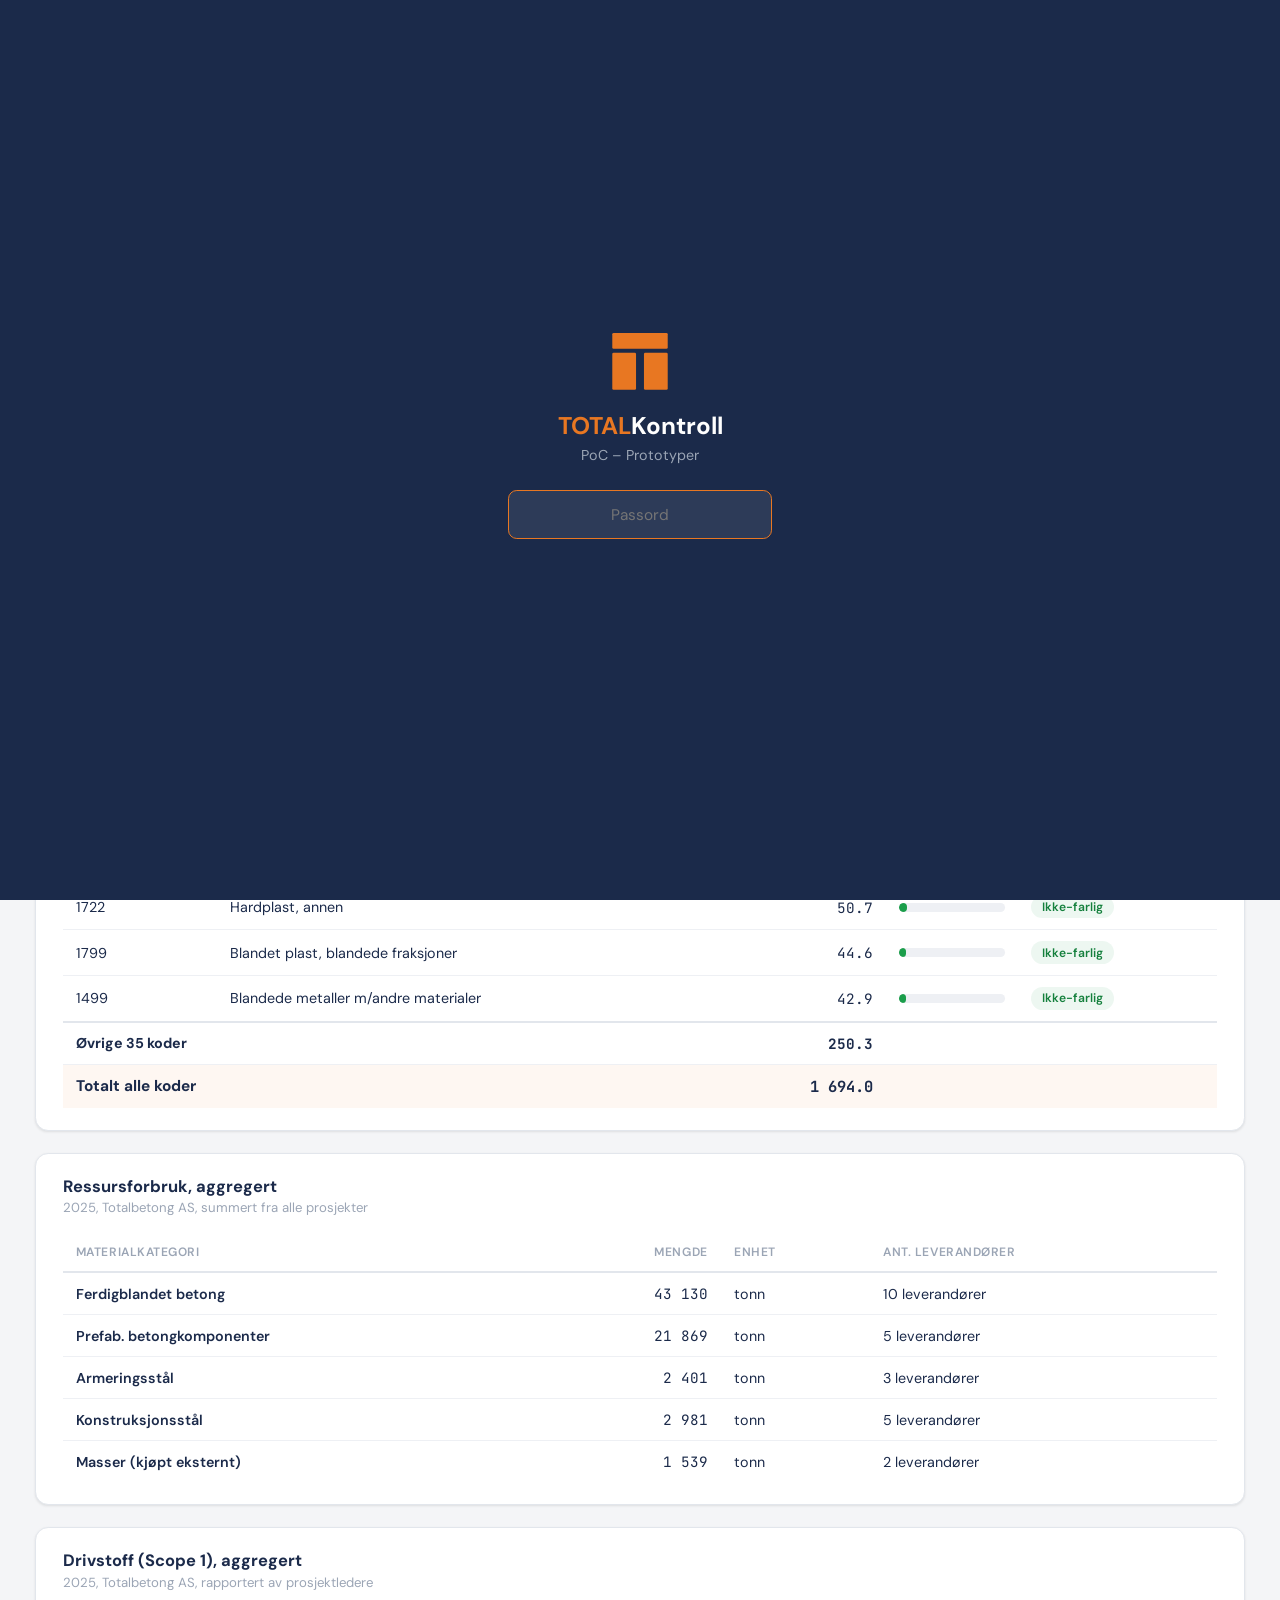
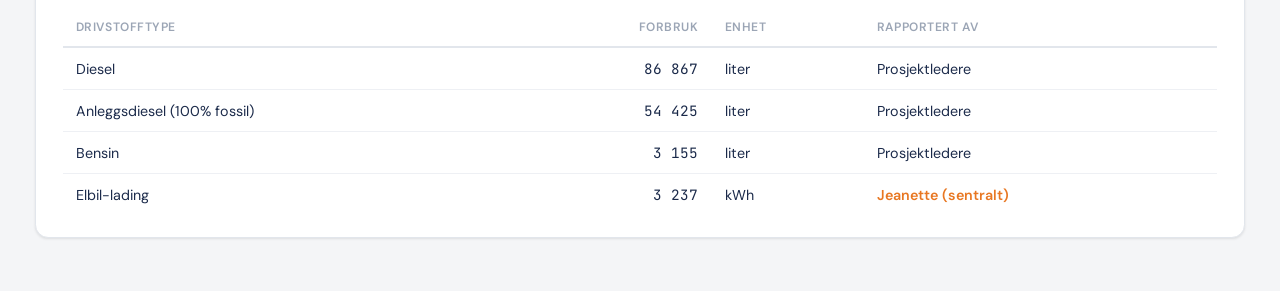
<file: TOTALKontroll_Baerekraft_PoC.html>
<!DOCTYPE html>
<html lang="no">
<head>
<meta charset="UTF-8">
<meta name="viewport" content="width=device-width, initial-scale=1.0">
<title>TOTALKontroll — Bærekraft</title>
<script src="tk-nav.js"></script>
<link href="https://fonts.googleapis.com/css2?family=DM+Sans:wght@400;500;600;700&family=JetBrains+Mono:wght@400;500&display=swap" rel="stylesheet">
<style>
:root {
  --tb-orange: #E87722; --tb-orange-bg: rgba(232,119,34,0.06);
  --navy: #1B2A4A; --bg-page: #F4F5F7; --bg-white: #FFFFFF; --bg-card: #FFFFFF;
  --border: #E2E6EC; --border-light: #EEF0F4;
  --text-primary: #1B2A4A; --text-secondary: #5A6578; --text-dim: #9BA5B5;
  --green: #1B9E4B; --green-bg: rgba(27,158,75,0.08); --green-text: #15803D;
  --yellow: #CA8A04; --yellow-bg: rgba(202,138,4,0.08); --yellow-text: #A16207;
  --red: #DC2626; --red-bg: rgba(220,38,38,0.07); --red-text: #B91C1C;
  --blue: #2563EB; --blue-bg: rgba(37,99,235,0.06);
  --radius: 12px; --radius-sm: 8px;
  --shadow-sm: 0 1px 2px rgba(0,0,0,0.04), 0 1px 3px rgba(0,0,0,0.06);
}
*{margin:0;padding:0;box-sizing:border-box}
body{font-family:'DM Sans',sans-serif;background:var(--bg-page);color:var(--text-primary);min-height:100vh;overflow-x:hidden}

.main{min-height:100vh}
.topbar{background:var(--bg-white);border-bottom:1px solid var(--border);padding:0 32px;height:52px;display:flex;align-items:center;justify-content:space-between;position:sticky;top:0;z-index:50}
.topbar-breadcrumb{font-size:13px;color:var(--text-dim);font-weight:500}
.topbar-breadcrumb .current{color:var(--text-primary);font-weight:600}
.content{padding:28px 32px}

/* Tabs */
.tab-bar{display:flex;gap:0;margin-bottom:24px;border-bottom:2px solid var(--border)}
.tab{padding:10px 20px;font-size:13px;font-weight:600;color:var(--text-dim);cursor:pointer;border-bottom:2px solid transparent;margin-bottom:-2px;transition:all 0.15s}
.tab.active{color:var(--tb-orange);border-bottom-color:var(--tb-orange)}
.tab:hover:not(.active){color:var(--text-primary)}
.tab-badge{background:var(--red);color:#fff;font-size:10px;padding:1px 6px;border-radius:10px;margin-left:6px;font-weight:700}

/* Cards */
.card{background:var(--bg-card);border:1px solid var(--border);border-radius:var(--radius);padding:20px 24px;box-shadow:var(--shadow-sm);margin-bottom:20px}
.card-title{font-size:15px;font-weight:700;color:var(--navy)}
.card-subtitle{font-size:12px;color:var(--text-dim);margin-top:2px}
.card-header{display:flex;align-items:center;justify-content:space-between;margin-bottom:16px}

/* KPI */
.kpi-row{display:grid;grid-template-columns:repeat(4,1fr);gap:16px;margin-bottom:24px}
.kpi-card{background:var(--bg-card);border:1px solid var(--border);border-radius:var(--radius);padding:16px 20px;box-shadow:var(--shadow-sm)}
.kpi-label{font-size:11px;color:var(--text-dim);font-weight:600;text-transform:uppercase;letter-spacing:0.5px;margin-bottom:8px}
.kpi-value{font-size:26px;font-weight:700;color:var(--navy);font-family:'JetBrains Mono',monospace}
.kpi-unit{font-size:12px;color:var(--text-dim);margin-top:2px}
.kpi-trend{font-size:11px;font-weight:600;margin-top:4px}

/* Tables */
.st{width:100%;border-collapse:collapse;font-size:13px}
.st th{text-align:left;font-size:11px;text-transform:uppercase;letter-spacing:0.5px;color:var(--text-dim);font-weight:600;padding:10px 12px;border-bottom:2px solid var(--border)}
.st td{padding:10px 12px;border-bottom:1px solid var(--border-light);vertical-align:middle}
.st tr:hover{background:rgba(232,119,34,0.02)}
.st tr:last-child td{border-bottom:none}

/* Badges */
.badge{display:inline-flex;align-items:center;gap:4px;padding:3px 10px;border-radius:20px;font-size:11px;font-weight:600}
.badge-green{background:var(--green-bg);color:var(--green-text)}
.badge-yellow{background:var(--yellow-bg);color:var(--yellow-text)}
.badge-red{background:var(--red-bg);color:var(--red-text)}
.badge-gray{background:#F1F3F5;color:var(--text-dim)}
.badge-blue{background:var(--blue-bg);color:var(--blue)}
.qbadge{cursor:pointer;transition:transform 0.1s,box-shadow 0.1s}
.qbadge:hover{transform:scale(1.2);box-shadow:0 2px 8px rgba(0,0,0,0.15)}

/* Inputs */
.input-row{display:grid;grid-template-columns:1fr 120px 70px 180px;gap:12px;align-items:center;padding:8px 0;border-bottom:1px solid var(--border-light)}
.input-row:last-child{border-bottom:none}
.input-row.header{font-weight:600;font-size:11px;text-transform:uppercase;color:var(--text-dim);letter-spacing:0.5px;border-bottom:2px solid var(--border);padding-bottom:10px}
.input-label{font-size:13px;color:var(--text-primary)}
.input-field{padding:7px 12px;border:1px solid var(--border);border-radius:6px;font-size:13px;font-family:'JetBrains Mono',monospace;text-align:right;width:100%;background:var(--bg-white);color:var(--text-primary);outline:none}
.input-field:focus{border-color:var(--tb-orange);box-shadow:0 0 0 2px rgba(232,119,34,0.12)}
.input-field.filled{background:rgba(27,158,75,0.04);border-color:var(--green)}
.input-unit{font-size:12px;color:var(--text-dim)}
.src-tag{font-size:10px;padding:2px 8px;border-radius:4px;font-weight:600}
.src-visma{background:#EDE9FE;color:#5B21B6}
.src-tidsbanken{background:#DBEAFE;color:#1E40AF}
.src-manual{background:#F1F3F5;color:var(--text-dim)}
.src-auto{background:var(--green-bg);color:var(--green-text)}
.src-simployer{background:#FEF3C7;color:#92400E}

/* Form grid (personell) */
.form-grid{display:grid;grid-template-columns:1fr 120px 160px;gap:0;font-size:13px}
.form-grid .fh{font-weight:600;font-size:11px;text-transform:uppercase;color:var(--text-dim);letter-spacing:0.5px;padding:10px 8px;border-bottom:2px solid var(--border)}
.form-grid .fc{padding:8px;border-bottom:1px solid var(--border-light);display:flex;align-items:center}
.form-grid .fc input{width:100px;padding:5px 8px;border:1px solid var(--border);border-radius:4px;font-family:'JetBrains Mono',monospace;font-size:12px;text-align:right;outline:none;background:var(--bg-white)}
.form-grid .fc input:focus{border-color:var(--tb-orange)}
.form-grid .fc input.filled{background:rgba(27,158,75,0.04);border-color:var(--green)}
.form-grid .fc input[readonly]{cursor:default}
.form-grid .section-head{grid-column:1/-1;padding:14px 8px 6px;font-weight:700;font-size:13px;color:var(--navy);border-bottom:1px solid var(--border)}

/* Selskap tabs */
.selskap-tabs{display:flex;gap:0;margin-bottom:20px;border-bottom:2px solid var(--border)}
.selskap-tab{padding:10px 20px;font-size:13px;font-weight:600;color:var(--text-dim);cursor:pointer;border-bottom:2px solid transparent;margin-bottom:-2px}
.selskap-tab.active{color:var(--tb-orange);border-bottom-color:var(--tb-orange)}

/* Category collapse */
.cat-section{margin-bottom:20px}
.cat-header{display:flex;align-items:center;justify-content:space-between;padding:12px 0;border-bottom:2px solid var(--border);margin-bottom:8px;cursor:pointer}
.cat-title{font-size:14px;font-weight:700;color:var(--navy);display:flex;align-items:center;gap:8px}
.cat-count{font-size:11px;color:var(--text-dim);font-weight:500}
.cat-chevron{color:var(--text-dim);transition:transform 0.2s;width:16px;height:16px}
.cat-chevron.open{transform:rotate(180deg)}

/* Buttons */
.btn{padding:8px 18px;border-radius:6px;font-size:13px;font-weight:600;cursor:pointer;border:none;font-family:inherit;transition:all 0.15s}
.btn-primary{background:var(--tb-orange);color:#fff}.btn-primary:hover{background:#d06a1c}
.btn-outline{background:none;border:1px solid var(--border);color:var(--text-secondary)}.btn-outline:hover{border-color:var(--tb-orange);color:var(--tb-orange)}
.btn-sm{padding:5px 12px;font-size:12px}
.export-btn{display:flex;align-items:center;gap:6px;padding:8px 16px;background:var(--green);color:#fff;border:none;border-radius:6px;font-size:12px;font-weight:600;cursor:pointer;font-family:inherit}
.export-btn:hover{background:#178a40}
.export-btn svg{width:14px;height:14px}

/* Aggregation table */
.agg-bar{height:8px;background:var(--border-light);border-radius:4px;overflow:hidden;min-width:80px}
.agg-fill{height:100%;border-radius:4px;background:var(--green)}

/* Period selector */
.period-select{display:flex;align-items:center;gap:8px}
.period-select select{padding:7px 12px;border:1px solid var(--border);border-radius:6px;font-size:13px;font-family:inherit;background:var(--bg-white);cursor:pointer;outline:none}
.period-label{font-size:12px;color:var(--text-dim);font-weight:600}

/* Monthly grid for elektrisitet */
.month-grid{display:grid;grid-template-columns:repeat(6,1fr);gap:8px}
.month-cell{text-align:center;padding:8px;border:1px solid var(--border);border-radius:6px;font-size:11px}
.month-cell .ml{color:var(--text-dim);font-weight:600;margin-bottom:4px}
.month-cell input{width:100%;border:none;text-align:center;font-family:'JetBrains Mono',monospace;font-size:12px;outline:none;background:transparent}
.month-cell.filled{border-color:var(--green);background:rgba(27,158,75,0.04)}
.month-cell.current{border-color:var(--tb-orange);background:var(--tb-orange-bg)}

/* Modal overlay */
.modal-overlay{position:fixed;inset:0;background:rgba(0,0,0,0.5);z-index:200;display:flex;align-items:flex-start;justify-content:center;padding:40px 20px;overflow-y:auto;backdrop-filter:blur(2px)}
.modal-content{background:var(--bg-white);border-radius:16px;width:100%;max-width:860px;box-shadow:0 20px 60px rgba(0,0,0,0.2);animation:modalIn 0.2s ease-out}
@keyframes modalIn{from{opacity:0;transform:translateY(20px)}to{opacity:1;transform:translateY(0)}}
.modal-header{display:flex;align-items:center;justify-content:space-between;padding:20px 28px;border-bottom:1px solid var(--border);position:sticky;top:0;background:var(--bg-white);border-radius:16px 16px 0 0;z-index:1}
.modal-body{padding:24px 28px;max-height:calc(100vh - 160px);overflow-y:auto}

@media(min-width:1800px){body{zoom:1.5}}
@media(min-width:1400px) and (max-width:1799px){body{zoom:1.25}}
@media(min-width:1100px) and (max-width:1399px){body{zoom:1.1}}
@media(max-width:1100px){.kpi-row{grid-template-columns:repeat(2,1fr)}.form-grid{grid-template-columns:1fr 100px 120px}}
@media(max-width:768px){.kpi-row{grid-template-columns:1fr}.content{padding:20px 16px}.month-grid{grid-template-columns:repeat(3,1fr)}}
</style>
</head>
<body>

<main class="main">
<div class="topbar">
  <div class="topbar-breadcrumb">TOTALKontroll / Prosjekt / <span class="current" id="breadcrumbCurrent">Bærekraft</span></div>
  <div style="display:flex;gap:8px">
    <button class="export-btn" onclick="alert('Genererer Endúr-rapporteringspakke for valgt år i Excel-format.\n\nAlle faner (Personell, Utslipp, Avfall, Ressursforbruk, Annen info) fylles automatisk fra registrerte data.')"><svg viewBox="0 0 24 24" fill="none" stroke="currentColor" stroke-width="2"><path d="M21 15v4a2 2 0 01-2 2H5a2 2 0 01-2-2v-4"/><polyline points="7 10 12 15 17 10"/><line x1="12" y1="15" x2="12" y2="3"/></svg> Eksporter Endúr-rapport</button>
  </div>
</div>
<div class="content">

<!-- Selskap -->
<div style="margin-bottom:16px">
  <div class="selskap-tabs" style="margin-bottom:0">
    <div class="selskap-tab active" style="display:flex;align-items:center;gap:8px"><svg viewBox="0 0 100 90" style="width:22px;height:20px;flex-shrink:0"><rect x="8" y="0" width="84" height="24" rx="2" fill="#E87722"/><rect x="8" y="30" width="36" height="56" rx="2" fill="#E87722"/><rect x="56" y="30" width="36" height="56" rx="2" fill="#E87722"/></svg> Totalbetong AS</div>
    <div class="selskap-tab" style="opacity:0.4;cursor:default;display:flex;align-items:center;gap:8px"><svg viewBox="0 0 80 40" style="width:28px;height:14px;flex-shrink:0"><rect width="80" height="40" rx="4" fill="#2D5A27"/><text x="40" y="27" text-anchor="middle" fill="#fff" font-family="DM Sans,sans-serif" font-weight="700" font-size="22">GT</text></svg> Gann Tre AS</div>
    <div class="selskap-tab" style="opacity:0.4;cursor:default;display:flex;align-items:center;gap:8px"><svg viewBox="0 0 80 40" style="width:28px;height:14px;flex-shrink:0"><rect width="80" height="40" rx="4" fill="#1a3a6b"/><text x="40" y="27" text-anchor="middle" fill="#fff" font-family="DM Sans,sans-serif" font-weight="700" font-size="22">ET</text></svg> Engelsen Total</div>
  </div>
</div>

<!-- Main tab bar -->
<div class="tab-bar" id="mainTabs">
  <div class="tab active" data-tab="oversikt" onclick="switchTab('oversikt')">Oversikt & KPI</div>
  <div class="tab" data-tab="personell" onclick="switchTab('personell')">Personell & HMS</div>
  <div class="tab" data-tab="elektrisitet" onclick="switchTab('elektrisitet')">Elektrisitet</div>
  <div class="tab" data-tab="prosjektstatus" onclick="switchTab('prosjektstatus')">Prosjektleder input<span class="tab-badge">3</span></div>
</div>

<!-- ═══════ TAB: OVERSIKT & KPI ═══════ -->
<div class="tab-content" id="tab-oversikt">
  <div style="display:flex;justify-content:space-between;align-items:center;margin-bottom:20px">
    <div style="font-size:14px;color:var(--text-dim)">Aggregerte tall for Endúr-rapportering</div>
    <div class="period-select">
      <span class="period-label">År:</span>
      <select><option>2026</option><option selected>2025</option><option>2024</option></select>
    </div>
  </div>
  <div class="kpi-row">
    <div class="kpi-card">
      <div class="kpi-label">Total CO₂ (Scope 1)</div>
      <div class="kpi-value">382</div>
      <div class="kpi-unit">tonn CO₂e, drivstoff</div>
      <div class="kpi-trend" style="color:var(--green-text)">↓ 8% fra 2024</div>
    </div>
    <div class="kpi-card">
      <div class="kpi-label">Innkjøpt elektrisitet (Scope 2)</div>
      <div class="kpi-value">747 599</div>
      <div class="kpi-unit">kWh</div>
      <div class="kpi-trend" style="color:var(--green-text)">↓ 3% fra 2024</div>
    </div>
    <div class="kpi-card">
      <div class="kpi-label">Sorteringsgrad</div>
      <div class="kpi-value">84.6<span style="font-size:16px">%</span></div>
      <div class="kpi-unit">vektet snitt alle prosjekter</div>
      <div class="kpi-trend" style="color:var(--green-text)">↑ 2.1% fra 2024</div>
    </div>
    <div class="kpi-card">
      <div class="kpi-label">Rapporteringsstatus</div>
      <div class="kpi-value" style="font-size:22px">7<span style="font-size:16px;color:var(--text-dim)"> / 10</span></div>
      <div class="kpi-unit">prosjekter har levert 2025</div>
      <div class="kpi-trend" style="color:var(--yellow-text)">3 utestående</div>
    </div>
  </div>

  <!-- Avfall aggregert -->
  <div class="card">
    <div class="card-header">
      <div><div class="card-title">Avfall, aggregert på tvers av prosjekter</div><div class="card-subtitle">2025, topp 15 NS-koder etter volum, Totalbetong AS. Total: 1 694 tonn</div></div>
    </div>
    <table class="st">
      <thead><tr><th>NS-kode</th><th>Kategori</th><th style="text-align:right">Tonn</th><th style="width:120px">Andel</th><th>Type</th></tr></thead>
      <tbody>
        <tr><td>1149</td><td>Blandet bearbeidet trevirke</td><td style="text-align:right;font-family:'JetBrains Mono',monospace">393.3</td><td><div class="agg-bar"><div class="agg-fill" style="width:62%"></div></div></td><td><span class="badge badge-green">Ikke-farlig</span></td></tr>
        <tr><td>9912</td><td>Blandet næringsavfall</td><td style="text-align:right;font-family:'JetBrains Mono',monospace">261.6</td><td><div class="agg-bar"><div class="agg-fill" style="width:41%"></div></div></td><td><span class="badge badge-green">Ikke-farlig</span></td></tr>
        <tr><td>1141</td><td>Rent trevirke</td><td style="text-align:right;font-family:'JetBrains Mono',monospace">244.5</td><td><div class="agg-bar"><div class="agg-fill" style="width:39%"></div></div></td><td><span class="badge badge-green">Ikke-farlig</span></td></tr>
        <tr><td>1452</td><td>Blandede metaller</td><td style="text-align:right;font-family:'JetBrains Mono',monospace">143.8</td><td><div class="agg-bar"><div class="agg-fill" style="width:23%"></div></div></td><td><span class="badge badge-green">Ikke-farlig</span></td></tr>
        <tr><td>1699</td><td>Blandet uorganisk materiale</td><td style="text-align:right;font-family:'JetBrains Mono',monospace">106.4</td><td><div class="agg-bar"><div class="agg-fill" style="width:17%"></div></div></td><td><span class="badge badge-green">Ikke-farlig</span></td></tr>
        <tr><td>1611</td><td>Betong uten armeringsjern</td><td style="text-align:right;font-family:'JetBrains Mono',monospace">98.4</td><td><div class="agg-bar"><div class="agg-fill" style="width:15%"></div></div></td><td><span class="badge badge-green">Ikke-farlig</span></td></tr>
        <tr><td>1615</td><td>Gips</td><td style="text-align:right;font-family:'JetBrains Mono',monospace">57.5</td><td><div class="agg-bar"><div class="agg-fill" style="width:9%"></div></div></td><td><span class="badge badge-green">Ikke-farlig</span></td></tr>
        <tr><td>1722</td><td>Hardplast, annen</td><td style="text-align:right;font-family:'JetBrains Mono',monospace">50.7</td><td><div class="agg-bar"><div class="agg-fill" style="width:8%"></div></div></td><td><span class="badge badge-green">Ikke-farlig</span></td></tr>
        <tr><td>1799</td><td>Blandet plast, blandede fraksjoner</td><td style="text-align:right;font-family:'JetBrains Mono',monospace">44.6</td><td><div class="agg-bar"><div class="agg-fill" style="width:7%"></div></div></td><td><span class="badge badge-green">Ikke-farlig</span></td></tr>
        <tr><td>1499</td><td>Blandede metaller m/andre materialer</td><td style="text-align:right;font-family:'JetBrains Mono',monospace">42.9</td><td><div class="agg-bar"><div class="agg-fill" style="width:7%"></div></div></td><td><span class="badge badge-green">Ikke-farlig</span></td></tr>
        <tr style="border-top:2px solid var(--border)"><td colspan="2" style="font-weight:700;color:var(--navy)">Øvrige 35 koder</td><td style="text-align:right;font-family:'JetBrains Mono',monospace;font-weight:700">250.3</td><td></td><td></td></tr>
        <tr style="background:var(--tb-orange-bg)"><td colspan="2" style="font-weight:700;color:var(--navy);font-size:14px">Totalt alle koder</td><td style="text-align:right;font-family:'JetBrains Mono',monospace;font-weight:700;font-size:14px">1 694.0</td><td></td><td></td></tr>
      </tbody>
    </table>
  </div>

  <!-- Ressursforbruk aggregert -->
  <div class="card">
    <div class="card-header"><div><div class="card-title">Ressursforbruk, aggregert</div><div class="card-subtitle">2025, Totalbetong AS, summert fra alle prosjekter</div></div></div>
    <table class="st">
      <thead><tr><th>Materialkategori</th><th style="text-align:right">Mengde</th><th>Enhet</th><th>Ant. leverandører</th></tr></thead>
      <tbody>
        <tr><td style="font-weight:600">Ferdigblandet betong</td><td style="text-align:right;font-family:'JetBrains Mono',monospace">43 130</td><td>tonn</td><td>10 leverandører</td></tr>
        <tr><td style="font-weight:600">Prefab. betongkomponenter</td><td style="text-align:right;font-family:'JetBrains Mono',monospace">21 869</td><td>tonn</td><td>5 leverandører</td></tr>
        <tr><td style="font-weight:600">Armeringsstål</td><td style="text-align:right;font-family:'JetBrains Mono',monospace">2 401</td><td>tonn</td><td>3 leverandører</td></tr>
        <tr><td style="font-weight:600">Konstruksjonsstål</td><td style="text-align:right;font-family:'JetBrains Mono',monospace">2 981</td><td>tonn</td><td>5 leverandører</td></tr>
        <tr><td style="font-weight:600">Masser (kjøpt eksternt)</td><td style="text-align:right;font-family:'JetBrains Mono',monospace">1 539</td><td>tonn</td><td>2 leverandører</td></tr>
      </tbody>
    </table>
  </div>

  <!-- Drivstoff aggregert -->
  <div class="card">
    <div class="card-header"><div><div class="card-title">Drivstoff (Scope 1), aggregert</div><div class="card-subtitle">2025, Totalbetong AS, rapportert av prosjektledere</div></div></div>
    <table class="st">
      <thead><tr><th>Drivstofftype</th><th style="text-align:right">Forbruk</th><th>Enhet</th><th>Rapportert av</th></tr></thead>
      <tbody>
        <tr><td>Diesel</td><td style="text-align:right;font-family:'JetBrains Mono',monospace">86 867</td><td>liter</td><td>Prosjektledere</td></tr>
        <tr><td>Anleggsdiesel (100% fossil)</td><td style="text-align:right;font-family:'JetBrains Mono',monospace">54 425</td><td>liter</td><td>Prosjektledere</td></tr>
        <tr><td>Bensin</td><td style="text-align:right;font-family:'JetBrains Mono',monospace">3 155</td><td>liter</td><td>Prosjektledere</td></tr>
        <tr><td>Elbil-lading</td><td style="text-align:right;font-family:'JetBrains Mono',monospace">3 237</td><td>kWh</td><td style="color:var(--tb-orange);font-weight:600">Jeanette (sentralt)</td></tr>
      </tbody>
    </table>
  </div>
</div>

<!-- ═══════ TAB: PERSONELL & HMS ═══════ -->
<div class="tab-content" id="tab-personell" style="display:none">
  <div class="card">
    <div class="card-header">
      <div><div class="card-title">Personell og HMS — årsrapportering</div><div class="card-subtitle">Fylles ut i januar hvert år. Kilde: Visma, Tidsbanken, Simployer.</div></div>
      <div style="display:flex;gap:8px;align-items:center">
        <div class="period-select"><span class="period-label">År:</span><select id="personellYear" onchange="switchPersonellYear(this.value)"><option value="2026">2026</option><option value="2025" selected>2025</option><option value="2024">2024</option></select></div>
        <span class="badge" id="personellBadge" style="background:var(--green-bg);color:var(--green-text)">Levert 28. jan 2026</span>
        <button class="btn btn-outline btn-sm" id="personellEditBtn" onclick="togglePersonellEdit()">Rediger</button>
      </div>
    </div>

    <div id="personellForm">
      <div class="form-grid" style="grid-template-columns:1fr 120px 160px">
        <div class="fh">Post</div><div class="fh" style="text-align:right">Verdi</div><div class="fh">Kilde</div>

        <div class="section-head">Ansatte</div>
        <div class="fc">Ansatte per årsslutt (kvinner)</div><div class="fc"><input class="filled pf" value="19" readonly></div><div class="fc"><span class="src-tag src-visma">Visma</span></div>
        <div class="fc">Ansatte per årsslutt (menn)</div><div class="fc"><input class="filled pf" value="117" readonly></div><div class="fc"><span class="src-tag src-visma">Visma</span></div>
        <div class="fc">Ansatte (ikke rapportert kjønn)</div><div class="fc"><input class="filled pf" value="0" readonly></div><div class="fc"><span class="src-tag src-visma">Visma</span></div>
        <div class="fc">Årsverk (kvinner)</div><div class="fc"><input class="filled pf" value="17.4" readonly></div><div class="fc"><span class="src-tag src-visma">Visma</span></div>
        <div class="fc">Årsverk (menn)</div><div class="fc"><input class="filled pf" value="121.5" readonly></div><div class="fc"><span class="src-tag src-visma">Visma</span></div>
        <div class="fc">Deltidsansatte (kvinner)</div><div class="fc"><input class="filled pf" value="0" readonly></div><div class="fc"><span class="src-tag src-visma">Visma</span></div>
        <div class="fc">Deltidsansatte (menn)</div><div class="fc"><input class="filled pf" value="0" readonly></div><div class="fc"><span class="src-tag src-visma">Visma</span></div>
        <div class="fc">Midlertidige ansatte (kvinner)</div><div class="fc"><input class="filled pf" value="0" readonly></div><div class="fc"><span class="src-tag src-visma">Visma</span></div>
        <div class="fc">Midlertidige ansatte (menn)</div><div class="fc"><input class="filled pf" value="0" readonly></div><div class="fc"><span class="src-tag src-visma">Visma</span></div>
        <div class="fc">Nyansatte (kvinner)</div><div class="fc"><input class="filled pf" value="5" readonly></div><div class="fc"><span class="src-tag src-visma">Visma</span></div>
        <div class="fc">Nyansatte (menn)</div><div class="fc"><input class="filled pf" value="16" readonly></div><div class="fc"><span class="src-tag src-visma">Visma</span></div>
        <div class="fc">Sluttet (kvinner)</div><div class="fc"><input class="filled pf" value="4" readonly></div><div class="fc"><span class="src-tag src-visma">Visma</span></div>
        <div class="fc">Sluttet (menn)</div><div class="fc"><input class="filled pf" value="22" readonly></div><div class="fc"><span class="src-tag src-visma">Visma</span></div>
        <div class="fc">Lærlinger (kvinner)</div><div class="fc"><input class="filled pf" value="2" readonly></div><div class="fc"><span class="src-tag src-visma">Visma</span></div>
        <div class="fc">Lærlinger (menn)</div><div class="fc"><input class="filled pf" value="3" readonly></div><div class="fc"><span class="src-tag src-visma">Visma</span></div>
        <div class="fc">Innleide (årsverk)</div><div class="fc"><input class="filled pf" value="28" readonly></div><div class="fc"><span class="src-tag src-manual">Manuell</span></div>

        <div class="section-head">Sykefravær</div>
        <div class="fc">Sykefravær % (menn)</div><div class="fc"><input class="filled pf" value="5.09" readonly></div><div class="fc"><span class="src-tag src-tidsbanken">Tidsbanken</span></div>
        <div class="fc">Sykefravær % (kvinner)</div><div class="fc"><input class="filled pf" value="0.38" readonly></div><div class="fc"><span class="src-tag src-tidsbanken">Tidsbanken</span></div>
        <div class="fc">Sykefravær % (totalt)</div><div class="fc"><input class="filled pf" value="5.46" readonly></div><div class="fc"><span class="src-tag src-tidsbanken">Tidsbanken</span></div>
        <div class="fc">Sykefravær timer (totalt)</div><div class="fc"><input class="filled pf" value="11 902" readonly></div><div class="fc"><span class="src-tag src-tidsbanken">Tidsbanken</span></div>

        <div class="section-head">Aldersfordeling</div>
        <div class="fc">Kvinner &lt; 30 år</div><div class="fc"><input class="filled pf" value="10" readonly></div><div class="fc"><span class="src-tag src-simployer">Simployer</span></div>
        <div class="fc">Kvinner 30-50 år</div><div class="fc"><input class="filled pf" value="11" readonly></div><div class="fc"><span class="src-tag src-simployer">Simployer</span></div>
        <div class="fc">Kvinner &gt; 50 år</div><div class="fc"><input class="filled pf" value="1" readonly></div><div class="fc"><span class="src-tag src-simployer">Simployer</span></div>
        <div class="fc">Menn &lt; 30 år</div><div class="fc"><input class="filled pf" value="34" readonly></div><div class="fc"><span class="src-tag src-simployer">Simployer</span></div>
        <div class="fc">Menn 30-50 år</div><div class="fc"><input class="filled pf" value="77" readonly></div><div class="fc"><span class="src-tag src-simployer">Simployer</span></div>
        <div class="fc">Menn &gt; 50 år</div><div class="fc"><input class="filled pf" value="29" readonly></div><div class="fc"><span class="src-tag src-simployer">Simployer</span></div>

        <div class="section-head">HMS-hendelser</div>
        <div class="fc">RUH (rapporterte uønskede hendelser)</div><div class="fc"><input class="filled pf" value="2 119" readonly></div><div class="fc"><span class="src-tag src-manual">SharePoint/Dalux</span></div>
        <div class="fc">H1-hendelser (fravær)</div><div class="fc"><input class="filled pf" value="0" readonly></div><div class="fc"><span class="src-tag src-manual">Manuell</span></div>
        <div class="fc">H2-hendelser (med/uten fravær)</div><div class="fc"><input class="filled pf" value="2" readonly></div><div class="fc"><span class="src-tag src-manual">Manuell</span></div>
        <div class="fc">H2-verdi</div><div class="fc"><input class="filled pf" value="0.55" readonly></div><div class="fc"><span class="src-tag src-auto">Beregnet</span></div>
        <div class="fc">Arbeidede timer (egne + innleide)</div><div class="fc"><input class="filled pf" value="329 668" readonly></div><div class="fc"><span class="src-tag src-tidsbanken">Tidsbanken</span></div>
        <div class="fc">Arbeidede timer inkl. UE</div><div class="fc"><input class="filled pf" value="3 630 698" readonly></div><div class="fc"><span class="src-tag src-manual">PL + UE</span></div>
        <div class="fc">Arbeidsrelatert dødsfall (egne)</div><div class="fc"><input class="filled pf" value="0" readonly></div><div class="fc"><span class="src-tag src-manual">Manuell</span></div>
        <div class="fc">Arbeidsrelatert dødsfall (UE)</div><div class="fc"><input class="filled pf" value="0" readonly></div><div class="fc"><span class="src-tag src-manual">Manuell</span></div>

        <div class="section-head">Stillingsfordeling (kvinner / menn)</div>
        <div class="fc">Ledergruppe</div><div class="fc"><input class="filled pf" value="1 / 1" readonly></div><div class="fc"><span class="src-tag src-manual">Manuell</span></div>
        <div class="fc">Mellomledere</div><div class="fc"><input class="filled pf" value="6 / 34" readonly></div><div class="fc"><span class="src-tag src-manual">Manuell</span></div>
        <div class="fc">Adm. og støttefunksjoner</div><div class="fc"><input class="filled pf" value="9 / 19" readonly></div><div class="fc"><span class="src-tag src-manual">Manuell</span></div>
        <div class="fc">Andre ansatte</div><div class="fc"><input class="filled pf" value="3 / 63" readonly></div><div class="fc"><span class="src-tag src-manual">Manuell</span></div>
      </div>
    </div>

    <!-- Edit mode save bar (hidden by default) -->
    <div id="personellSaveBar" style="display:none;margin-top:16px;padding:16px 0;border-top:1px solid var(--border);display:none;justify-content:flex-end;gap:8px">
      <button class="btn btn-outline" onclick="togglePersonellEdit()">Avbryt</button>
      <button class="btn btn-primary" onclick="togglePersonellEdit();alert('Personell-data for valgt år er lagret.')">Lagre</button>
    </div>
  </div>
</div>

<!-- ═══════ TAB: ELEKTRISITET ═══════ -->
<div class="tab-content" id="tab-elektrisitet" style="display:none">
  <div class="card">
    <div class="card-header">
      <div><div class="card-title">Innkjøpt elektrisitet</div><div class="card-subtitle">Månedlig registrering fra strømleverandør-faktura. Enhet: kWh.</div></div>
      <div style="display:flex;gap:8px;align-items:center">
        <div class="period-select"><span class="period-label">År:</span><select><option>2026</option><option selected>2025</option><option>2024</option></select></div>
        <button class="btn btn-primary btn-sm">Lagre</button>
      </div>
    </div>
    <div class="month-grid">
      <div class="month-cell filled"><div class="ml">Jan</div><input value="58 420"></div>
      <div class="month-cell filled"><div class="ml">Feb</div><input value="62 180"></div>
      <div class="month-cell filled"><div class="ml">Mar</div><input value="65 340"></div>
      <div class="month-cell filled"><div class="ml">Apr</div><input value="59 870"></div>
      <div class="month-cell filled"><div class="ml">Mai</div><input value="55 210"></div>
      <div class="month-cell filled"><div class="ml">Jun</div><input value="48 930"></div>
      <div class="month-cell filled"><div class="ml">Jul</div><input value="42 610"></div>
      <div class="month-cell filled"><div class="ml">Aug</div><input value="51 780"></div>
      <div class="month-cell filled"><div class="ml">Sep</div><input value="63 420"></div>
      <div class="month-cell filled"><div class="ml">Okt</div><input value="72 350"></div>
      <div class="month-cell filled"><div class="ml">Nov</div><input value="85 190"></div>
      <div class="month-cell filled"><div class="ml">Des</div><input value="82 299"></div>
    </div>
    <div style="margin-top:12px;text-align:right;font-size:14px;font-weight:700;color:var(--navy);font-family:'JetBrains Mono',monospace">Sum: 747 599 kWh</div>
  </div>

  <div class="card">
    <div class="card-header">
      <div><div class="card-title">Elbil-lading (firmabiler)</div><div class="card-subtitle">Månedlig registrering fra ladeleverandør-portal. Enhet: kWh.</div></div>
    </div>
    <div class="month-grid">
      <div class="month-cell filled"><div class="ml">Jan</div><input value="245"></div>
      <div class="month-cell filled"><div class="ml">Feb</div><input value="280"></div>
      <div class="month-cell filled"><div class="ml">Mar</div><input value="310"></div>
      <div class="month-cell filled"><div class="ml">Apr</div><input value="275"></div>
      <div class="month-cell filled"><div class="ml">Mai</div><input value="260"></div>
      <div class="month-cell filled"><div class="ml">Jun</div><input value="240"></div>
      <div class="month-cell filled"><div class="ml">Jul</div><input value="195"></div>
      <div class="month-cell filled"><div class="ml">Aug</div><input value="255"></div>
      <div class="month-cell filled"><div class="ml">Sep</div><input value="290"></div>
      <div class="month-cell filled"><div class="ml">Okt</div><input value="305"></div>
      <div class="month-cell filled"><div class="ml">Nov</div><input value="310"></div>
      <div class="month-cell filled"><div class="ml">Des</div><input value="272"></div>
    </div>
    <div style="margin-top:12px;text-align:right;font-size:14px;font-weight:700;color:var(--navy);font-family:'JetBrains Mono',monospace">Sum: 3 237 kWh</div>
  </div>

  <div class="card">
    <div class="card-header"><div><div class="card-title">ISO-sertifiseringer og annet</div><div class="card-subtitle">Årlig bekreftelse for Endúr-rapporten</div></div></div>
    <table class="st">
      <thead><tr><th>Sertifisering</th><th>Status 2025</th></tr></thead>
      <tbody>
        <tr><td>ISO 9001:2015</td><td><span class="badge badge-green">Ja</span></td></tr>
        <tr><td>ISO 14001:2015</td><td><span class="badge badge-green">Ja</span></td></tr>
        <tr><td>ISO 45001:2018</td><td><span class="badge badge-green">Ja</span></td></tr>
        <tr><td>Startbank</td><td><span class="badge badge-green">Ja</span></td></tr>
        <tr><td>Miljøfyrtårn</td><td><span class="badge badge-gray">Nei</span></td></tr>
      </tbody>
    </table>
  </div>
</div>

<!-- ═══════ TAB: PROSJEKTSTATUS (Prosjektleder input) ═══════ -->
<div class="tab-content" id="tab-prosjektstatus" style="display:none">
  <div class="card">
    <div class="card-header">
      <div><div class="card-title">Prosjektleder input — kvartalsvis rapportering</div><div class="card-subtitle">Prosjektleder rapporterer utslipp, avfall og ressursforbruk per kvartal.</div></div>
      <div style="display:flex;gap:8px;align-items:center">
        <div class="period-select">
          <span class="period-label">År:</span>
          <select><option>2026</option><option selected>2025</option><option>2024</option></select>
        </div>
        <button class="btn btn-outline btn-sm" onclick="alert('Sender purring til prosjektledere med utestående rapportering via e-post/varsling.')">Send purring</button>
      </div>
    </div>
    <table class="st">
      <thead><tr><th>Prosjekt</th><th>Prosjektleder</th><th style="text-align:center">Q1</th><th style="text-align:center">Q2</th><th style="text-align:center">Q3</th><th style="text-align:center">Q4</th><th>Sorteringsgrad</th></tr></thead>
      <tbody>
        <tr>
          <td><strong>1270 Bispegata Hognestadgate</strong></td><td>Gerhard Gravdal</td>
          <td style="text-align:center"><span class="badge badge-green qbadge" onclick="openModal('1270 Bispegata Hognestadgate','Gerhard Gravdal','Q1')">✓</span></td>
          <td style="text-align:center"><span class="badge badge-green qbadge" onclick="openModal('1270 Bispegata Hognestadgate','Gerhard Gravdal','Q2')">✓</span></td>
          <td style="text-align:center"><span class="badge badge-green qbadge" onclick="openModal('1270 Bispegata Hognestadgate','Gerhard Gravdal','Q3')">✓</span></td>
          <td style="text-align:center"><span class="badge badge-green qbadge" onclick="openModal('1270 Bispegata Hognestadgate','Gerhard Gravdal','Q4')">✓</span></td>
          <td style="font-family:'JetBrains Mono',monospace">87%</td>
        </tr>
        <tr>
          <td><strong>1246 ASU Vest Nippon Gases</strong></td><td>Ole Kaldheim</td>
          <td style="text-align:center"><span class="badge badge-green qbadge" onclick="openModal('1246 ASU Vest Nippon Gases','Ole Kaldheim','Q1')">✓</span></td>
          <td style="text-align:center"><span class="badge badge-green qbadge" onclick="openModal('1246 ASU Vest Nippon Gases','Ole Kaldheim','Q2')">✓</span></td>
          <td style="text-align:center"><span class="badge badge-green qbadge" onclick="openModal('1246 ASU Vest Nippon Gases','Ole Kaldheim','Q3')">✓</span></td>
          <td style="text-align:center"><span class="badge badge-green qbadge" onclick="openModal('1246 ASU Vest Nippon Gases','Ole Kaldheim','Q4')">✓</span></td>
          <td style="font-family:'JetBrains Mono',monospace">76%</td>
        </tr>
        <tr>
          <td><strong>1180 Baker Hughes</strong></td><td>Fredrik Meidell</td>
          <td style="text-align:center"><span class="badge badge-green qbadge" onclick="openModal('1180 Baker Hughes','Fredrik Meidell','Q1')">✓</span></td>
          <td style="text-align:center"><span class="badge badge-green qbadge" onclick="openModal('1180 Baker Hughes','Fredrik Meidell','Q2')">✓</span></td>
          <td style="text-align:center"><span class="badge badge-yellow qbadge" onclick="openModal('1180 Baker Hughes','Fredrik Meidell','Q3')">◐</span></td>
          <td style="text-align:center"><span class="badge badge-green qbadge" onclick="openModal('1180 Baker Hughes','Fredrik Meidell','Q4')">✓</span></td>
          <td style="font-family:'JetBrains Mono',monospace">81%</td>
        </tr>
        <tr>
          <td><strong>0979 Hima Rjukan</strong></td><td>Atle Braut</td>
          <td style="text-align:center"><span class="badge badge-green qbadge" onclick="openModal('0979 Hima Rjukan','Atle Braut','Q1')">✓</span></td>
          <td style="text-align:center"><span class="badge badge-green qbadge" onclick="openModal('0979 Hima Rjukan','Atle Braut','Q2')">✓</span></td>
          <td style="text-align:center"><span class="badge badge-green qbadge" onclick="openModal('0979 Hima Rjukan','Atle Braut','Q3')">✓</span></td>
          <td style="text-align:center"><span class="badge badge-green qbadge" onclick="openModal('0979 Hima Rjukan','Atle Braut','Q4')">✓</span></td>
          <td style="font-family:'JetBrains Mono',monospace">89%</td>
        </tr>
        <tr>
          <td><strong>1239 Cermaq Anleggsbetong</strong></td><td>Stig Andre Vigre</td>
          <td style="text-align:center"><span class="badge badge-green qbadge" onclick="openModal('1239 Cermaq Anleggsbetong','Stig Andre Vigre','Q1')">✓</span></td>
          <td style="text-align:center"><span class="badge badge-green qbadge" onclick="openModal('1239 Cermaq Anleggsbetong','Stig Andre Vigre','Q2')">✓</span></td>
          <td style="text-align:center"><span class="badge badge-green qbadge" onclick="openModal('1239 Cermaq Anleggsbetong','Stig Andre Vigre','Q3')">✓</span></td>
          <td style="text-align:center"><span class="badge badge-green qbadge" onclick="openModal('1239 Cermaq Anleggsbetong','Stig Andre Vigre','Q4')">✓</span></td>
          <td style="font-family:'JetBrains Mono',monospace">83%</td>
        </tr>
        <tr>
          <td><strong>1200 The Box</strong></td><td>Krister Austerheim</td>
          <td style="text-align:center"><span class="badge badge-green qbadge" onclick="openModal('1200 The Box','Krister Austerheim','Q1')">✓</span></td>
          <td style="text-align:center"><span class="badge badge-green qbadge" onclick="openModal('1200 The Box','Krister Austerheim','Q2')">✓</span></td>
          <td style="text-align:center"><span class="badge badge-yellow qbadge" onclick="openModal('1200 The Box','Krister Austerheim','Q3')">◐</span></td>
          <td style="text-align:center"><span class="badge badge-green qbadge" onclick="openModal('1200 The Box','Krister Austerheim','Q4')">✓</span></td>
          <td style="font-family:'JetBrains Mono',monospace">78%</td>
        </tr>
        <tr>
          <td><strong>1182 Kiwi Nærbø</strong></td><td>Vegard Bue</td>
          <td style="text-align:center"><span class="badge badge-green qbadge" onclick="openModal('1182 Kiwi Nærbø','Vegard Bue','Q1')">✓</span></td>
          <td style="text-align:center"><span class="badge badge-green qbadge" onclick="openModal('1182 Kiwi Nærbø','Vegard Bue','Q2')">✓</span></td>
          <td style="text-align:center"><span class="badge badge-green qbadge" onclick="openModal('1182 Kiwi Nærbø','Vegard Bue','Q3')">✓</span></td>
          <td style="text-align:center"><span class="badge badge-green qbadge" onclick="openModal('1182 Kiwi Nærbø','Vegard Bue','Q4')">✓</span></td>
          <td style="font-family:'JetBrains Mono',monospace">91%</td>
        </tr>
        <tr style="background:var(--red-bg)">
          <td><strong>Jåtunparken BT1</strong></td><td>Fredrik Meidell</td>
          <td style="text-align:center"><span class="badge badge-green qbadge" onclick="openModal('Jåtunparken BT1','Fredrik Meidell','Q1')">✓</span></td>
          <td style="text-align:center"><span class="badge badge-green qbadge" onclick="openModal('Jåtunparken BT1','Fredrik Meidell','Q2')">✓</span></td>
          <td style="text-align:center"><span class="badge badge-red qbadge" onclick="openModal('Jåtunparken BT1','Fredrik Meidell','Q3')">✗</span></td>
          <td style="text-align:center"><span class="badge badge-red qbadge" onclick="openModal('Jåtunparken BT1','Fredrik Meidell','Q4')">✗</span></td>
          <td>—</td>
        </tr>
        <tr style="background:var(--red-bg)">
          <td><strong>Trivium</strong></td><td>Ole Kaldheim</td>
          <td style="text-align:center"><span class="badge badge-green qbadge" onclick="openModal('Trivium','Ole Kaldheim','Q1')">✓</span></td>
          <td style="text-align:center"><span class="badge badge-green qbadge" onclick="openModal('Trivium','Ole Kaldheim','Q2')">✓</span></td>
          <td style="text-align:center"><span class="badge badge-yellow qbadge" onclick="openModal('Trivium','Ole Kaldheim','Q3')">◐</span></td>
          <td style="text-align:center"><span class="badge badge-red qbadge" onclick="openModal('Trivium','Ole Kaldheim','Q4')">✗</span></td>
          <td>—</td>
        </tr>
        <tr style="background:var(--red-bg)">
          <td><strong>Sandnes Kulturhus</strong></td><td>Jørgen Skipevåg</td>
          <td style="text-align:center"><span class="badge badge-green qbadge" onclick="openModal('Sandnes Kulturhus','Jørgen Skipevåg','Q1')">✓</span></td>
          <td style="text-align:center"><span class="badge badge-red qbadge" onclick="openModal('Sandnes Kulturhus','Jørgen Skipevåg','Q2')">✗</span></td>
          <td style="text-align:center"><span class="badge badge-red qbadge" onclick="openModal('Sandnes Kulturhus','Jørgen Skipevåg','Q3')">✗</span></td>
          <td style="text-align:center"><span class="badge badge-red qbadge" onclick="openModal('Sandnes Kulturhus','Jørgen Skipevåg','Q4')">✗</span></td>
          <td>—</td>
        </tr>
      </tbody>
    </table>
  </div>
</div>

<!-- ═══════ MODAL: Prosjektleder input ═══════ -->
<div class="modal-overlay" id="editModal" style="display:none">
  <div class="modal-content">
    <div class="modal-header">
      <div>
        <div style="display:flex;align-items:center;gap:10px"><div style="font-size:18px;font-weight:700;color:var(--navy)" id="modalTitle">1270 Bispegata Hognestadgate</div><span class="badge badge-blue" id="modalQuarter">Q4 2025</span></div>
        <div style="font-size:12px;color:var(--text-dim)" id="modalSub">Prosjektleder: Gerhard Gravdal</div>
      </div>
      <div style="display:flex;gap:8px">
        <button class="btn btn-outline" onclick="closeModal()">Avbryt</button>
        <button class="btn btn-primary" onclick="closeModal();alert('Rapportering lagret.')">Lagre</button>
      </div>
    </div>
    <div class="modal-body">

      <!-- Utslipp -->
      <div class="cat-section">
        <div class="cat-header" onclick="toggleCat(this)"><div class="cat-title"><svg viewBox="0 0 24 24" width="16" height="16" fill="none" stroke="currentColor" stroke-width="2"><path d="M12 2a10 10 0 0110 10c0 5.523-4.477 10-10 10S2 17.523 2 12"/><path d="M12 6v6l4 2"/></svg> Drivstoff (Scope 1)</div><svg class="cat-chevron open" viewBox="0 0 24 24" width="16" height="16" fill="none" stroke="currentColor" stroke-width="2"><polyline points="6 9 12 15 18 9"/></svg></div>
        <div class="cat-body">
          <div class="input-row header"><div>Post</div><div style="text-align:right">Mengde</div><div>Enhet</div><div>Kilde</div></div>
          <div class="input-row"><div class="input-label">Bensin</div><div><input class="input-field filled" value="412.50"></div><div class="input-unit">liter</div><div><span class="src-tag src-manual">Manuell</span></div></div>
          <div class="input-row"><div class="input-label">Diesel</div><div><input class="input-field filled" value="8 240.30"></div><div class="input-unit">liter</div><div><span class="src-tag src-manual">Manuell</span></div></div>
          <div class="input-row"><div class="input-label">Anleggsdiesel (100% fossil)</div><div><input class="input-field filled" value="6 120.00"></div><div class="input-unit">liter</div><div><span class="src-tag src-manual">Manuell</span></div></div>
          <div class="input-row"><div class="input-label">Biodiesel HVO/FAME</div><div><input class="input-field" value="0"></div><div class="input-unit">liter</div><div><span class="src-tag src-manual">Manuell</span></div></div>
          <div class="input-row"><div class="input-label">Propan/LPG</div><div><input class="input-field" value="0"></div><div class="input-unit">liter</div><div><span class="src-tag src-manual">Manuell</span></div></div>
        </div>
      </div>

      <!-- Avfall -->
      <div class="cat-section">
        <div class="cat-header" onclick="toggleCat(this)"><div class="cat-title"><svg viewBox="0 0 24 24" width="16" height="16" fill="none" stroke="currentColor" stroke-width="2"><polyline points="3 6 5 6 21 6"/><path d="M19 6v14a2 2 0 01-2 2H7a2 2 0 01-2-2V6m3 0V4a2 2 0 012-2h4a2 2 0 012 2v2"/></svg> Avfall (NS-koder)</div><svg class="cat-chevron open" viewBox="0 0 24 24" width="16" height="16" fill="none" stroke="currentColor" stroke-width="2"><polyline points="6 9 12 15 18 9"/></svg></div>
        <div class="cat-body">
          <div class="input-row header"><div>NS-kode / Kategori</div><div style="text-align:right">Mengde</div><div>Enhet</div><div>Kilde</div></div>
          <div class="input-row"><div class="input-label">1141 Rent trevirke</div><div><input class="input-field filled" value="29.70"></div><div class="input-unit">tonn</div><div><span class="src-tag src-auto">Avfallslev.</span></div></div>
          <div class="input-row"><div class="input-label">1149 Blandet bearb. trevirke</div><div><input class="input-field filled" value="74.85"></div><div class="input-unit">tonn</div><div><span class="src-tag src-auto">Avfallslev.</span></div></div>
          <div class="input-row"><div class="input-label">1452 Blandede metaller</div><div><input class="input-field filled" value="42.76"></div><div class="input-unit">tonn</div><div><span class="src-tag src-auto">Avfallslev.</span></div></div>
          <div class="input-row"><div class="input-label">1611 Betong uten armering</div><div><input class="input-field filled" value="57.54"></div><div class="input-unit">tonn</div><div><span class="src-tag src-auto">Avfallslev.</span></div></div>
          <div class="input-row"><div class="input-label">1615 Gips</div><div><input class="input-field filled" value="12.34"></div><div class="input-unit">tonn</div><div><span class="src-tag src-auto">Avfallslev.</span></div></div>
          <div class="input-row"><div class="input-label">1299 Blandet papir/papp/kartong</div><div><input class="input-field filled" value="20.14"></div><div class="input-unit">tonn</div><div><span class="src-tag src-auto">Avfallslev.</span></div></div>
          <div class="input-row"><div class="input-label">1729 Blandet myk/hard plastemb.</div><div><input class="input-field filled" value="31.84"></div><div class="input-unit">tonn</div><div><span class="src-tag src-auto">Avfallslev.</span></div></div>
          <div class="input-row"><div class="input-label">9912 Blandet næringsavfall</div><div><input class="input-field filled" value="10.81"></div><div class="input-unit">tonn</div><div><span class="src-tag src-auto">Avfallslev.</span></div></div>
          <div style="padding:10px 0;text-align:center"><button class="btn btn-outline btn-sm">+ Vis alle NS-koder</button></div>
        </div>
      </div>

      <!-- Ressursforbruk -->
      <div class="cat-section">
        <div class="cat-header" onclick="toggleCat(this)"><div class="cat-title"><svg viewBox="0 0 24 24" width="16" height="16" fill="none" stroke="currentColor" stroke-width="2"><path d="M21 16V8a2 2 0 00-1-1.73l-7-4a2 2 0 00-2 0l-7 4A2 2 0 003 8v8a2 2 0 001 1.73l7 4a2 2 0 002 0l7-4A2 2 0 0021 16z"/></svg> Ressursforbruk (materialer)</div><svg class="cat-chevron open" viewBox="0 0 24 24" width="16" height="16" fill="none" stroke="currentColor" stroke-width="2"><polyline points="6 9 12 15 18 9"/></svg></div>
        <div class="cat-body">
          <div class="input-row header"><div>Materialkategori</div><div style="text-align:right">Mengde</div><div>Enhet</div><div>Leverandør</div></div>
          <div style="padding:6px 0;font-size:12px;font-weight:700;color:var(--navy);text-transform:uppercase;letter-spacing:0.5px">Betong/sement</div>
          <div class="input-row"><div class="input-label">Ferdigblandet sement</div><div><input class="input-field filled" value="4 210.00"></div><div class="input-unit">tonn</div><div style="font-size:12px;color:var(--text-dim)">Vigrestad betong</div></div>
          <div class="input-row"><div class="input-label">Prefab. betongkomp.</div><div><input class="input-field filled" value="54.41"></div><div class="input-unit">tonn</div><div style="font-size:12px;color:var(--text-dim)">Vigrestad betong</div></div>
          <div class="input-row"><div class="input-label">Mørtel/avrettingsmasse</div><div><input class="input-field" value="0"></div><div class="input-unit">tonn</div><div><span class="src-tag src-manual">Manuell</span></div></div>
          <div style="padding:6px 0;font-size:12px;font-weight:700;color:var(--navy);text-transform:uppercase;letter-spacing:0.5px;margin-top:8px">Stålprodukter</div>
          <div class="input-row"><div class="input-label">Armeringsstål</div><div><input class="input-field filled" value="186.40"></div><div class="input-unit">tonn</div><div style="font-size:12px;color:var(--text-dim)">AK mekaniske</div></div>
          <div class="input-row"><div class="input-label">Konstruksjonsstål</div><div><input class="input-field filled" value="42.80"></div><div class="input-unit">tonn</div><div style="font-size:12px;color:var(--text-dim)">AK mekaniske</div></div>
          <div style="padding:6px 0;font-size:12px;font-weight:700;color:var(--navy);text-transform:uppercase;letter-spacing:0.5px;margin-top:8px">Masser</div>
          <div class="input-row"><div class="input-label">Masser (kjøpt eksternt)</div><div><input class="input-field filled" value="320.00"></div><div class="input-unit">tonn</div><div><span class="src-tag src-manual">Manuell</span></div></div>
        </div>
      </div>

      <!-- Merknad -->
      <div style="margin-top:16px">
        <div style="font-size:13px;font-weight:600;color:var(--navy);margin-bottom:6px">Merknad</div>
        <textarea style="width:100%;min-height:60px;padding:10px;border:1px solid var(--border);border-radius:6px;font-family:inherit;font-size:13px;resize:vertical;outline:none" placeholder="Kommentar til rapporteringen...">Betong fra Vigrestad betong, kontrollert mot leveringssedler. Stål fra AK mekaniske.</textarea>
      </div>

    </div>
  </div>
</div>

</div><!-- content -->
</main>

<script>
function switchTab(tab) {
  document.querySelectorAll('.tab-content').forEach(el => el.style.display='none');
  document.querySelectorAll('.tab').forEach(el => el.classList.remove('active'));
  document.getElementById('tab-'+tab).style.display='';
  const tabEl = document.querySelector('[data-tab="'+tab+'"]');
  if (tabEl) tabEl.classList.add('active');
  const names = {oversikt:'Bærekraft',personell:'Personell & HMS',elektrisitet:'Elektrisitet',prosjektstatus:'Prosjektleder input'};
  document.getElementById('breadcrumbCurrent').textContent = names[tab] || 'Bærekraft';
}

function openModal(name, pl, quarter) {
  document.getElementById('modalTitle').textContent = name;
  document.getElementById('modalSub').textContent = 'Prosjektleder: ' + pl;
  document.getElementById('modalQuarter').textContent = quarter + ' 2025';
  document.getElementById('editModal').style.display = 'flex';
  document.body.style.overflow = 'hidden';
}

function closeModal() {
  document.getElementById('editModal').style.display = 'none';
  document.body.style.overflow = '';
}

function toggleCat(header) {
  const body = header.nextElementSibling;
  const chevron = header.querySelector('.cat-chevron');
  if (body.style.display==='none') { body.style.display=''; chevron.classList.add('open'); }
  else { body.style.display='none'; chevron.classList.remove('open'); }
}

// Personell year switching
function switchPersonellYear(year) {
  const badge = document.getElementById('personellBadge');
  const btn = document.getElementById('personellEditBtn');
  const fields = document.querySelectorAll('.pf');
  if (year === '2025') {
    badge.textContent = 'Levert 28. jan 2026';
    badge.style.background = 'var(--green-bg)'; badge.style.color = 'var(--green-text)';
    btn.textContent = 'Rediger'; btn.style.display = '';
    fields.forEach(f => { f.readOnly = true; f.classList.add('filled'); f.style.opacity = '1'; });
  } else if (year === '2026') {
    badge.textContent = 'Ikke påbegynt';
    badge.style.background = 'var(--yellow-bg)'; badge.style.color = 'var(--yellow-text)';
    btn.textContent = 'Start utfylling'; btn.style.display = '';
    fields.forEach(f => { f.readOnly = true; f.value = ''; f.classList.remove('filled'); f.style.opacity = '0.5'; });
  } else {
    badge.textContent = 'Historisk (skrivebeskyttet)';
    badge.style.background = '#F1F3F5'; badge.style.color = 'var(--text-dim)';
    btn.style.display = 'none';
    fields.forEach(f => { f.readOnly = true; f.classList.add('filled'); f.style.opacity = '0.6'; });
  }
  document.getElementById('personellSaveBar').style.display = 'none';
}

var personellEditing = false;
function togglePersonellEdit() {
  personellEditing = !personellEditing;
  const fields = document.querySelectorAll('.pf');
  const saveBar = document.getElementById('personellSaveBar');
  const btn = document.getElementById('personellEditBtn');
  if (personellEditing) {
    fields.forEach(f => { f.readOnly = false; f.style.opacity = '1'; });
    saveBar.style.display = 'flex';
    btn.style.display = 'none';
  } else {
    fields.forEach(f => { f.readOnly = true; });
    saveBar.style.display = 'none';
    btn.style.display = '';
    btn.textContent = 'Rediger';
  }
}
</script>
</body>
</html>
</file>
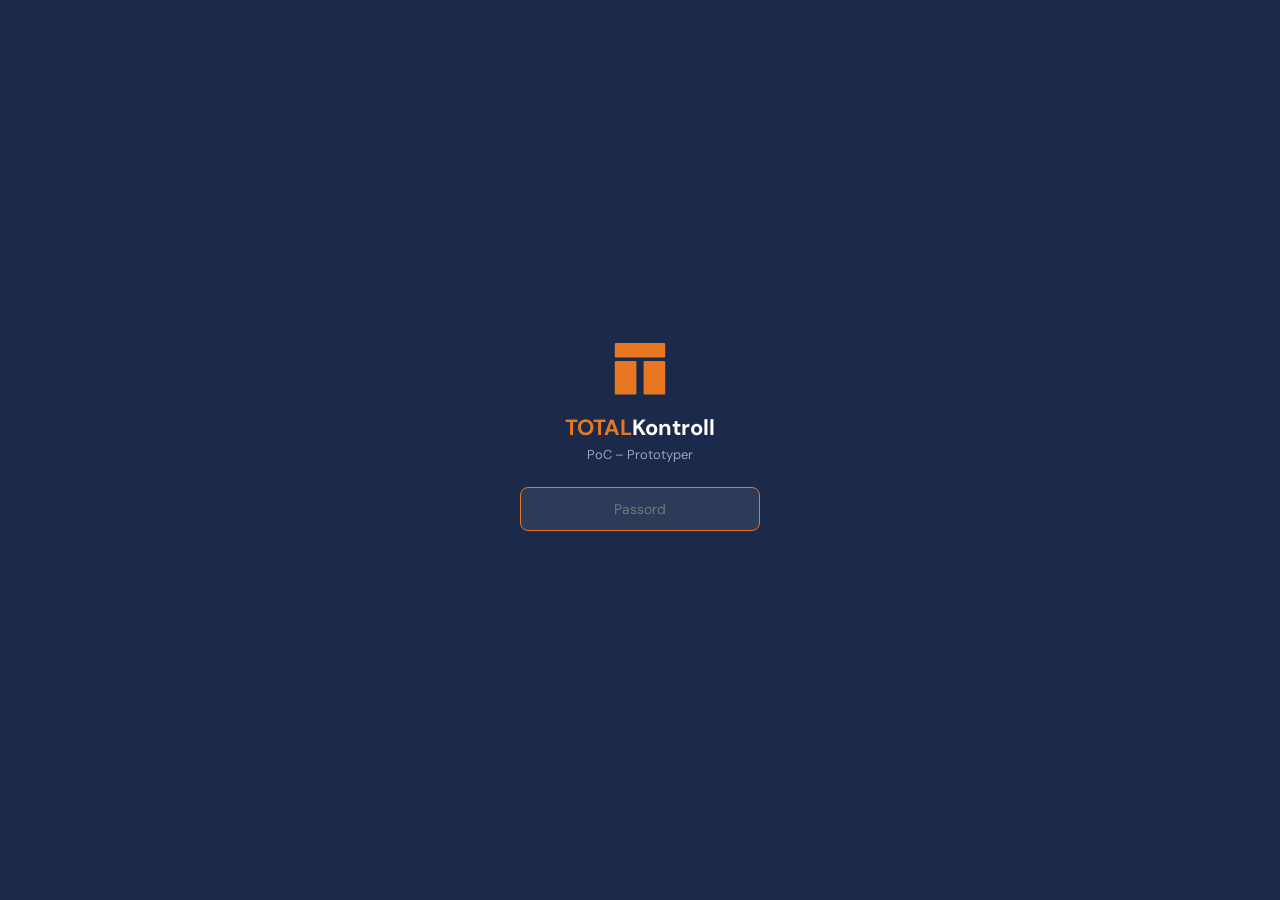
<file: TOTALKontroll_Fremdriftsplan.html>
<!DOCTYPE html>
<html lang="nb">
<head>
<meta charset="UTF-8">
<meta name="viewport" content="width=device-width, initial-scale=1.0">
<title>TOTALKontroll — Fremdriftsplan</title>
<script src="tk-nav.js"></script>
<style>
@import url('https://fonts.googleapis.com/css2?family=DM+Sans:ital,opsz,wght@0,9..40,300;0,9..40,400;0,9..40,500;0,9..40,600;0,9..40,700&family=JetBrains+Mono:wght@400;500;600;700&display=swap');
*{margin:0;padding:0;box-sizing:border-box}
:root{--navy:#1B2A4A;--tb-orange:#E87722;--tb-orange-bg:rgba(232,119,34,0.06);--bg-page:#F4F5F7;--bg-white:#FFF;--border:#E2E5EA;--border-light:#ECEEF1;--text-primary:#1B2A4A;--text-secondary:#5A6577;--text-dim:#8B95A5;--green:#16A34A;--green-bg:rgba(22,163,74,0.08);--green-text:#15803D;--yellow:#CA8A04;--yellow-bg:rgba(202,138,4,0.08);--yellow-text:#A16207;--red:#DC2626;--red-bg:rgba(220,38,38,0.06);--red-text:#B91C1C;--blue:#2563EB;--shadow-sm:0 1px 3px rgba(0,0,0,0.04);--shadow-md:0 4px 12px rgba(0,0,0,0.06);--radius-lg:12px}
body{font-family:'DM Sans',sans-serif;background:var(--bg-page);color:var(--text-primary);min-height:100vh;overflow-x:hidden}
@media(min-width:1800px){body{zoom:1.5}}@media(min-width:1400px)and(max-width:1799px){body{zoom:1.25}}@media(min-width:1100px)and(max-width:1399px){body{zoom:1.1}}@media(max-width:1099px){body{zoom:1.0}}

/* Main */
.main{min-height:100vh}.topbar{display:flex;align-items:center;justify-content:space-between;padding:10px 24px;background:var(--bg-white);border-bottom:1px solid var(--border);position:sticky;top:0;z-index:50}.topbar-breadcrumb{font-size:12px;color:var(--text-dim);font-weight:500}.topbar-breadcrumb .current{color:var(--text-primary);font-weight:600}.content{padding:20px 24px}.back-btn{display:inline-flex;align-items:center;gap:6px;font-size:12px;font-weight:500;color:var(--text-secondary);cursor:pointer;margin-bottom:16px;padding:4px 0;transition:color .12s}.back-btn:hover{color:var(--tb-orange)}

/* Project card */
.project-card{background:var(--bg-white);border:1px solid var(--border-light);border-radius:var(--radius-lg);overflow:hidden;cursor:pointer;transition:all .2s;box-shadow:var(--shadow-sm);max-width:720px}.project-card:hover{box-shadow:var(--shadow-md);border-color:var(--tb-orange);transform:translateY(-2px)}.project-card-img{width:100%;height:200px;object-fit:cover}.project-card-body{padding:20px 24px}.project-card-title{font-size:20px;font-weight:700;color:var(--navy);margin-bottom:4px}.project-card-meta{font-size:12px;color:var(--text-dim);margin-bottom:16px}.project-card-kpis{display:flex;gap:24px;flex-wrap:wrap}.pc-kpi{text-align:center}.pc-kpi-value{font-size:22px;font-weight:700;font-family:'JetBrains Mono',monospace}.pc-kpi-value.green{color:var(--green)}.pc-kpi-value.yellow{color:var(--yellow)}.pc-kpi-value.red{color:var(--red)}.pc-kpi-label{font-size:10px;color:var(--text-dim);font-weight:500;text-transform:uppercase;letter-spacing:.5px;margin-top:2px}

/* Tabs */
.tab-bar{display:flex;gap:0;border-bottom:2px solid var(--border-light);margin-bottom:0}.tab{padding:10px 18px;font-size:12px;font-weight:600;color:var(--text-dim);cursor:pointer;border-bottom:2px solid transparent;margin-bottom:-2px;transition:all .12s;display:flex;align-items:center;gap:5px}.tab:hover{color:var(--text-primary)}.tab.active{color:var(--tb-orange);border-bottom-color:var(--tb-orange)}.tab svg{width:14px;height:14px}.tc{display:none;padding-top:16px}.tc.active{display:block}

/* Toolbar */
.toolbar{display:flex;flex-wrap:wrap;gap:6px;padding:12px 16px;background:var(--navy);border-radius:10px;margin-bottom:14px}
.tb-btn{display:inline-flex;align-items:center;gap:5px;padding:5px 12px;border-radius:6px;font-size:10px;font-weight:600;font-family:inherit;cursor:pointer;border:1px solid rgba(255,255,255,0.15);background:rgba(255,255,255,0.06);color:rgba(255,255,255,0.7);transition:all .12s;white-space:nowrap}
.tb-btn:hover{background:rgba(255,255,255,0.12);color:#fff;border-color:rgba(255,255,255,0.3)}
.tb-btn.primary{background:var(--tb-orange);border-color:var(--tb-orange);color:#fff}.tb-btn.primary:hover{background:#D06A1A}
.tb-btn.disabled{opacity:.35;cursor:default;pointer-events:none}
.tb-btn svg{width:12px;height:12px}
.tb-sep{width:1px;background:rgba(255,255,255,0.1);margin:0 4px;align-self:stretch}

/* FP Table */
.fp-wrap{overflow-x:auto;background:var(--bg-white);border:1px solid var(--border-light);border-radius:var(--radius-lg);box-shadow:var(--shadow-sm)}
.fp{width:100%;border-collapse:collapse;font-size:11px}
.fp thead th{font-size:8px;font-weight:600;text-transform:uppercase;letter-spacing:.4px;color:var(--text-dim);padding:6px;text-align:left;border-bottom:2px solid var(--border);background:var(--bg-page);white-space:nowrap;position:sticky;top:0;z-index:2}
.fp thead th.wk{text-align:center;min-width:26px;padding:6px 2px;font-size:7px;letter-spacing:0;text-transform:none}
.fp thead th.wk.cur{background:var(--tb-orange);color:#fff;border-radius:4px 4px 0 0}
.fp tbody tr{border-bottom:1px solid var(--border-light)}.fp tbody tr:hover{background:rgba(232,119,34,0.015)}
.fp tbody tr.area-hdr{background:var(--navy)}.fp tbody tr.area-hdr td{color:#fff;font-weight:700;font-size:10px;padding:4px 6px;letter-spacing:.3px}
.fp td{padding:4px 6px;vertical-align:middle}
.fp td.act{font-weight:600;max-width:200px;white-space:nowrap;overflow:hidden;text-overflow:ellipsis;font-size:11px}
.fp td.fm{color:var(--text-dim);font-size:10px;max-width:110px;white-space:nowrap;overflow:hidden;text-overflow:ellipsis}
.fp td.wk-cell{text-align:center;padding:2px 1px;min-width:26px}
.fp td.pct{font-family:'JetBrains Mono',monospace;font-size:10px;font-weight:700;text-align:center;white-space:nowrap}
.gantt-bar{height:10px;border-radius:2px;min-width:4px}
.gantt-done{background:var(--green)}.gantt-partial{background:var(--tb-orange)}.gantt-planned{background:var(--border)}
.fp td.cmt{font-size:9px;color:var(--text-dim);font-style:italic;max-width:120px;white-space:nowrap;overflow:hidden;text-overflow:ellipsis}
.fp-nav{display:flex;align-items:center;gap:6px}.fp-nav-btn{width:26px;height:26px;display:flex;align-items:center;justify-content:center;border:1px solid var(--border);background:var(--bg-white);border-radius:5px;cursor:pointer;font-size:11px;color:var(--text-secondary)}.fp-nav-btn:hover{border-color:var(--tb-orange);color:var(--tb-orange)}.fp-nav-lbl{font-family:'JetBrains Mono',monospace;font-size:12px;font-weight:700;min-width:80px;text-align:center}
.fp-filters{display:flex;align-items:center;gap:12px;flex-wrap:wrap}
.fp-sel{padding:4px 8px;border:1px solid var(--border);border-radius:5px;font-size:10px;font-family:inherit;font-weight:500;background:var(--bg-white);color:var(--text-primary);cursor:pointer;outline:none}.fp-sel:focus{border-color:var(--tb-orange)}
.fp-flabel{font-size:9px;font-weight:600;text-transform:uppercase;letter-spacing:.4px;color:var(--text-dim)}

/* Ukeplan cells - clickable */
.up-cell{width:30px;height:24px;display:inline-flex;align-items:center;justify-content:center;border-radius:4px;font-size:10px;font-weight:700;cursor:pointer;user-select:none;transition:all .1s}
.up-cell.J{background:var(--green-bg);color:var(--green-text)}.up-cell.N{background:var(--red-bg);color:var(--red-text);border:2px solid var(--red)}.up-cell.X{background:rgba(37,99,235,0.06);color:var(--blue)}.up-cell.empty{background:transparent;color:var(--border);cursor:default}
.up-cell:hover:not(.empty){opacity:.7}
.up-ppu-row{display:flex;gap:8px;margin-bottom:14px;flex-wrap:wrap}
.up-ppu-card{background:var(--bg-page);border-radius:8px;padding:6px 12px;text-align:center;min-width:60px}.up-ppu-day{font-size:9px;font-weight:600;color:var(--text-dim);text-transform:uppercase;letter-spacing:.3px}.up-ppu-val{font-size:16px;font-weight:700;font-family:'JetBrains Mono',monospace;margin-top:1px}
.up-ppu-card.week{background:var(--navy)}.up-ppu-card.week .up-ppu-day{color:rgba(255,255,255,.6)}.up-ppu-card.week .up-ppu-val{color:#fff}
.up-legend{display:flex;gap:14px;margin-top:10px;font-size:10px;color:var(--text-dim)}.up-legend span{display:inline-flex;align-items:center;gap:4px}

/* Hindring picker */
.h-picker{position:absolute;z-index:99;background:var(--bg-white);border:1px solid var(--border);border-radius:8px;box-shadow:var(--shadow-md);padding:6px;min-width:200px}
.h-picker-item{padding:5px 8px;font-size:10px;cursor:pointer;border-radius:4px;transition:background .1s}.h-picker-item:hover{background:var(--tb-orange-bg)}

/* Dashboard */
.dash-grid{display:grid;grid-template-columns:repeat(auto-fit,minmax(150px,1fr));gap:10px;margin-bottom:16px}
.dash-card{background:var(--bg-white);border:1px solid var(--border-light);border-radius:10px;padding:12px;box-shadow:var(--shadow-sm)}.dash-card-label{font-size:9px;font-weight:600;text-transform:uppercase;letter-spacing:.5px;color:var(--text-dim);margin-bottom:6px}.dash-card-value{font-size:20px;font-weight:700;font-family:'JetBrains Mono',monospace}.dash-card-sub{font-size:10px;color:var(--text-secondary);margin-top:3px}
.section-card{background:var(--bg-white);border:1px solid var(--border-light);border-radius:var(--radius-lg);padding:16px;margin-bottom:14px;box-shadow:var(--shadow-sm)}.section-title{font-size:13px;font-weight:700;color:var(--navy);margin-bottom:10px}
.ppu-chart{display:flex;align-items:flex-end;gap:5px;height:120px;position:relative}.ppu-bw{flex:1;display:flex;flex-direction:column;align-items:center;gap:2px}.ppu-b{width:100%;border-radius:3px 3px 0 0;min-height:2px}.ppu-b.g{background:var(--green)}.ppu-b.y{background:var(--yellow)}.ppu-b.r{background:var(--red)}.ppu-bl{font-size:8px;color:var(--text-dim);font-family:'JetBrains Mono',monospace}.ppu-bv{font-size:8px;font-weight:600;font-family:'JetBrains Mono',monospace}.ppu-tgt{position:absolute;left:0;right:0;border-top:2px dashed rgba(22,163,74,0.3)}.ppu-tgt span{position:absolute;right:2px;top:-12px;font-size:7px;color:var(--green);font-weight:600}
.h-row{display:flex;align-items:center;gap:6px;margin-bottom:4px}.h-label{font-size:10px;color:var(--text-secondary);min-width:180px}.h-track{flex:1;height:12px;background:var(--bg-page);border-radius:3px;overflow:hidden}.h-fill{height:100%;border-radius:3px;background:var(--tb-orange)}.h-count{font-size:10px;font-weight:600;font-family:'JetBrains Mono',monospace;min-width:20px;text-align:right}
.et{width:100%;border-collapse:collapse;font-size:11px}.et thead th{font-size:8px;font-weight:600;text-transform:uppercase;letter-spacing:.4px;color:var(--text-dim);padding:6px 8px;text-align:left;border-bottom:1px solid var(--border)}.et td{padding:6px 8px;border-bottom:1px solid var(--border-light)}

/* Lister */
.list-section{background:var(--bg-white);border:1px solid var(--border-light);border-radius:var(--radius-lg);padding:16px;margin-bottom:14px;box-shadow:var(--shadow-sm)}
.list-title{font-size:13px;font-weight:700;color:var(--tb-orange);margin-bottom:10px;padding-bottom:6px;border-bottom:3px solid var(--tb-orange)}
.list-items{display:flex;flex-direction:column;gap:2px;margin-bottom:10px}
.list-item{display:flex;align-items:center;justify-content:space-between;padding:5px 8px;border-radius:5px;font-size:12px;font-weight:500}.list-item:hover{background:var(--bg-page)}
.list-item .del-btn{width:20px;height:20px;display:flex;align-items:center;justify-content:center;border-radius:4px;border:none;background:transparent;color:var(--text-dim);cursor:pointer;font-size:12px;opacity:0;transition:opacity .1s}.list-item:hover .del-btn{opacity:1}.del-btn:hover{background:var(--red-bg);color:var(--red)}
.list-add{display:flex;gap:6px}.list-add input{flex:1;padding:6px 10px;border:1px solid var(--border);border-radius:6px;font-size:11px;font-family:inherit;outline:none}.list-add input:focus{border-color:var(--tb-orange)}.list-add button{padding:6px 14px;border-radius:6px;border:none;background:var(--tb-orange);color:#fff;font-size:11px;font-weight:600;font-family:inherit;cursor:pointer}.list-add button:hover{background:#D06A1A}

.tooltip{position:relative}.tooltip::after{content:attr(data-tip);position:absolute;bottom:calc(100% + 6px);left:50%;transform:translateX(-50%);background:var(--navy);color:#fff;font-size:9px;padding:4px 8px;border-radius:4px;white-space:nowrap;opacity:0;pointer-events:none;transition:opacity .15s}.tooltip:hover::after{opacity:1}
</style>
</head>
<body>
<main class="main">
  <div id="pgSel">
    <div class="topbar"><div class="topbar-breadcrumb">TOTALKontroll / Prosjekt / <span class="current">Fremdriftsplan</span></div></div>
    <div class="content">
      <div style="margin-bottom:20px"><div style="font-size:20px;font-weight:700;color:var(--navy)">Fremdriftsplan</div><div style="font-size:12px;color:var(--text-dim);margin-top:4px">Velg prosjekt</div></div>
      <div class="project-card" onclick="openProj()">
        <img class="project-card-img" src="[data-uri]" alt="Jatunparken">
        <div class="project-card-body"><div class="project-card-title">Jatunparken BT1-BT3</div><div class="project-card-meta">P-2025-042 · TE Bolig · Fredrik Meidell · Bryne</div>
        <div class="project-card-kpis"><div class="pc-kpi"><div class="pc-kpi-value yellow">67%</div><div class="pc-kpi-label">PPU Snitt</div></div><div class="pc-kpi"><div class="pc-kpi-value red">21</div><div class="pc-kpi-label">Hindringer</div></div><div class="pc-kpi"><div class="pc-kpi-value green">5</div><div class="pc-kpi-label">Uker</div></div><div class="pc-kpi"><div class="pc-kpi-value">130</div><div class="pc-kpi-label">Aktiviteter</div></div></div></div>
      </div>
    </div>
  </div>

  <div id="pgProj" style="display:none">
    <div class="topbar"><div class="topbar-breadcrumb">TOTALKontroll / Prosjekt / Fremdriftsplan / <span class="current">Jatunparken</span></div><div style="font-size:11px;color:var(--text-dim)">Prosjekt: <strong>Jatunparken</strong> · Uke: <strong id="topWeek">11</strong></div></div>
    <div class="content">
      <div class="back-btn" onclick="backSel()"><svg width="16" height="16" viewBox="0 0 24 24" fill="none" stroke="currentColor" stroke-width="2"><polyline points="15 18 9 12 15 6"/></svg> Tilbake</div>
      <div class="tab-bar">
        <div class="tab active" data-t="fp"><svg viewBox="0 0 24 24" fill="none" stroke="currentColor" stroke-width="2"><line x1="8" y1="6" x2="21" y2="6"/><line x1="8" y1="12" x2="21" y2="12"/><line x1="8" y1="18" x2="21" y2="18"/><line x1="3" y1="6" x2="3.01" y2="6"/><line x1="3" y1="12" x2="3.01" y2="12"/><line x1="3" y1="18" x2="3.01" y2="18"/></svg> Fremdriftsplaner</div>
        <div class="tab" data-t="up"><svg viewBox="0 0 24 24" fill="none" stroke="currentColor" stroke-width="2"><rect x="3" y="4" width="18" height="18" rx="2"/><line x1="16" y1="2" x2="16" y2="6"/><line x1="8" y1="2" x2="8" y2="6"/><line x1="3" y1="10" x2="21" y2="10"/></svg> Ukeplan</div>
        <div class="tab" data-t="db"><svg viewBox="0 0 24 24" fill="none" stroke="currentColor" stroke-width="2"><polyline points="22 12 18 12 15 21 9 3 6 12 2 12"/></svg> Dashboard</div>
        <div class="tab" data-t="li"><svg viewBox="0 0 24 24" fill="none" stroke="currentColor" stroke-width="2"><line x1="8" y1="6" x2="21" y2="6"/><line x1="8" y1="12" x2="21" y2="12"/><line x1="8" y1="18" x2="21" y2="18"/><line x1="3" y1="6" x2="3.01" y2="6"/><line x1="3" y1="12" x2="3.01" y2="12"/><line x1="3" y1="18" x2="3.01" y2="18"/></svg> Lister</div>
      </div>
      <div class="tc active" id="tcFp"></div>
      <div class="tc" id="tcUp"></div>
      <div class="tc" id="tcDb"></div>
      <div class="tc" id="tcLi"></div>
    </div>
  </div>
</main>
<div class="h-picker" id="hPicker" style="display:none"></div>
<script>
function openProj(){window.location.href='fremdriftsplan_v02.html';}
function backSel(){document.getElementById('pgSel').style.display='';document.getElementById('pgProj').style.display='none';}
document.querySelectorAll('.tab').forEach(t=>t.addEventListener('click',function(){document.querySelectorAll('.tab').forEach(x=>x.classList.remove('active'));document.querySelectorAll('.tc').forEach(x=>x.classList.remove('active'));this.classList.add('active');document.getElementById({fp:'tcFp',up:'tcUp',db:'tcDb',li:'tcLi'}[this.dataset.t]).classList.add('active');}));

// ══════════ DATA ══════════
const HCATS=['Foregaende aktivitet ikke ferdig','Mangler tegninger','Ytre forutsetning','Mangler materiell','Mangler plass','Mangler personell','Mangler utstyr'];
let areas=['BT1','Rema 100','BT2','BT3','KBA1','KBA2','B1','B2','Hovedbedrift','Riggomrade'];
let subs=['Rema 1000','Parkeringskjeller','1 Etg','2 Etg','3 Etg','4 Etg','5 Etg','U-etg','Rigg'];
let firms=['Milepael','Total Betong','TB Hovedbedrift','Stangeland','Br.Aase','Elektro komfort','Bryne ror','L-nett','RIB','Naboen'];

const ACT=[
{a:'Hovedbedrift',s:'Rigg',f:'Total Betong',t:'Bestille fiber/VA brakkerigg',g:49,h:49,p:100,c:''},
{a:'Hovedbedrift',s:'Rigg',f:'Total Betong',t:'Byggegjerde riggomrade',g:49,h:50,p:100,c:''},
{a:'Hovedbedrift',s:'Rigg',f:'TB Hovedbedrift',t:'Byggestrom klar',g:52,h:11,p:50,c:'mangler 2 skap'},
{a:'KBA1',s:'U-etg',f:'RIB',t:'Tegningsgrunnlag Heisgruber',g:51,h:51,p:0,c:''},
{a:'KBA1',s:'U-etg',f:'Stangeland',t:'Boring/sprengning',g:3,h:8,p:100,c:''},
{a:'KBA1',s:'U-etg',f:'Bryne ror',t:'Bunnledningsplan',g:2,h:2,p:0,c:''},
{a:'Riggomrade',s:'Rigg',f:'Naboen',t:'Montering Brakkerigg',g:2,h:5,p:100,c:''},
{a:'KBA1',s:'U-etg',f:'Stangeland',t:'Utlasting av tomt',g:2,h:6,p:100,c:''},
{a:'KBA1',s:'U-etg',f:'Stangeland',t:'Klargjoring hoy mur mot vest',g:5,h:6,p:100,c:''},
{a:'KBA1',s:'U-etg',f:'Stangeland',t:'Fundament kran akse 10-11',g:5,h:6,p:100,c:''},
{a:'KBA1',s:'U-etg',f:'Total Betong',t:'Montasje kran Akse F',g:6,h:6,p:100,c:''},
{a:'KBA1',s:'U-etg',f:'Total Betong',t:'Yttervegg akse A',g:6,h:12,p:85,c:'tegninger lavere mur v/B1 uke 12??'},
{a:'KBA1',s:'U-etg',f:'Stangeland',t:'Klargjoring fundament akse K-E',g:7,h:8,p:100,c:''},
{a:'KBA2',s:'U-etg',f:'Stangeland',t:'Utlasting p-kjeller',g:7,h:10,p:95,c:''},
{a:'KBA1',s:'U-etg',f:'Total Betong',t:'8 stk punktfundament tarnkran',g:6,h:7,p:100,c:''},
{a:'KBA1',s:'U-etg',f:'Total Betong',t:'Fundamentering KBA1',g:8,h:12,p:70,c:'mangler trafo/fundament v/veg'},
{a:'KBA1',s:'U-etg',f:'Total Betong',t:'Innervegger',g:9,h:15,p:5,c:''},
{a:'KBA1',s:'U-etg',f:'Total Betong',t:'Montasje tarnkran',g:8,h:8,p:100,c:''},
{a:'KBA2',s:'U-etg',f:'Stangeland',t:'Utlasting resten',g:10,h:11,p:50,c:''},
{a:'KBA1',s:'U-etg',f:'Stangeland',t:'Heisgruber akse D',g:9,h:9,p:100,c:''},
{a:'KBA1',s:'U-etg',f:'Elektro komfort',t:'Ring jording',g:10,h:14,p:0,c:'Folger stangeland'},
{a:'KBA1',s:'U-etg',f:'Stangeland',t:'Intillfylling hoy mur akse A',g:10,h:11,p:0,c:'Kan fylitt brukes?'},
{a:'KBA1',s:'U-etg',f:'Stangeland',t:'Utgraving lav mur akse B1-A',g:10,h:12,p:0,c:'begynner 10.03'},
{a:'Hovedbedrift',s:'1 Etg',f:'TB Hovedbedrift',t:'Bestilling innstopningsgods',g:10,h:11,p:0,c:'Svein Tore bestiller'},
{a:'KBA1',s:'U-etg',f:'Stangeland',t:'Klargjoring fundament akse C og B',g:11,h:12,p:0,c:''},
{a:'KBA2',s:'U-etg',f:'Stangeland',t:'Klargjoring fundament og heisgruber',g:12,h:13,p:0,c:''},
{a:'KBA1',s:'U-etg',f:'Total Betong',t:'Stoping mur og fundament B1-A',g:12,h:16,p:0,c:''},
{a:'KBA2',s:'U-etg',f:'Total Betong',t:'Fundament KBA2 soyler parkering',g:13,h:21,p:0,c:''},
{a:'KBA1',s:'U-etg',f:'Total Betong',t:'Dekke over U-etg',g:17,h:20,p:0,c:''},
{a:'KBA1',s:'1 Etg',f:'Total Betong',t:'Vegger 1 etg',g:21,h:23,p:0,c:''},
{a:'KBA1',s:'2 Etg',f:'Total Betong',t:'Vegger 2 etg',g:25,h:31,p:0,c:''},
{a:'KBA1',s:'3 Etg',f:'Total Betong',t:'Vegger 3 etg',g:32,h:34,p:0,c:''},
{a:'KBA1',s:'4 Etg',f:'Total Betong',t:'Vegger 4 etg',g:36,h:38,p:0,c:''},
{a:'BT1',s:'Rema 1000',f:'Total Betong',t:'Betongarbeid + park kjeller',g:10,h:48,p:0,c:''},
{a:'BT2',s:'KBA2',f:'Total Betong',t:'Betongarbeid BT2',g:19,h:52,p:0,c:''},
{a:'Hovedbedrift',s:'',f:'TB Hovedbedrift',t:'Bestilling trafo',g:11,h:12,p:0,c:'20 uker leveringstid'},
{a:'Hovedbedrift',s:'Rigg',f:'TB Hovedbedrift',t:'Bakoverplanlegging 2',g:12,h:12,p:0,c:''},
{a:'KBA1',s:'U-etg',f:'TB Hovedbedrift',t:'Avklare fjernvarme/HS/LS/vann',g:10,h:13,p:0,c:'Sanitaerabonoment godkjent?'},
];

// Ukeplan state for U11 - day statuses: null=not planned, 'X'=planned, 'J'=done, {s:'N',h:idx}=not done+hindring
const UP=[
{a:'KBA1',s:'U-etg',f:'Elektro komfort',t:'Ring jording',fra:'04.03',til:'31.03',c:'Folger stangeland',d:[null,null,null,null,null,null]},
{a:'KBA1',s:'U-etg',f:'Stangeland',t:'Intillfylling hoy mur akse A',fra:'04.03',til:'11.03',c:'Kan fylitt brukes?',d:['J','J','J','X','X',null]},
{a:'KBA1',s:'U-etg',f:'Stangeland',t:'Klargjoring fundament akse C og B',fra:'11.03',til:'18.03',c:'',d:[null,null,'J','X','X',null]},
{a:'KBA1',s:'U-etg',f:'Stangeland',t:'Utgraving lav mur akse B1-A',fra:'05.03',til:'19.03',c:'begynner 10.03',d:[{s:'N',h:0},'J','J','X','X',null]},
{a:'KBA2',s:'U-etg',f:'Stangeland',t:'Utlasting p-kjeller',fra:'13.02',til:'06.03',c:'Ferdig',d:[null,null,null,null,null,null]},
{a:'KBA2',s:'U-etg',f:'Stangeland',t:'Utlasting resten',fra:'02.03',til:'13.03',c:'',d:['J','J','J','X','X',null]},
{a:'KBA1',s:'U-etg',f:'Total Betong',t:'Yttervegg akse A',fra:'07.02',til:'20.03',c:'ferdig?',d:['J',null,null,null,null,null]},
{a:'KBA1',s:'U-etg',f:'Total Betong',t:'Fundamentering KBA1',fra:'16.02',til:'20.03',c:'mangler trafo/fundament',d:[{s:'N',h:0},{s:'N',h:0},'J','X','X',null]},
{a:'KBA1',s:'U-etg',f:'Total Betong',t:'Innervegger',fra:'23.02',til:'10.04',c:'',d:['J','J','J','X','X',null]},
{a:'Hovedbedrift',s:'Rigg',f:'TB Hovedbedrift',t:'Byggestrom klar',fra:'22.12',til:'13.03',c:'mangler 2 skap',d:[null,null,null,null,null,null]},
{a:'Hovedbedrift',s:'1 Etg',f:'TB Hovedbedrift',t:'Bestilling innstopningsgods',fra:'02.03',til:'13.03',c:'Svein Tore bestiller',d:[null,null,null,null,null,null]},
{a:'Hovedbedrift',s:'',f:'TB Hovedbedrift',t:'Bestilling trafo',fra:'09.03',til:'20.03',c:'20 uker leveringstid',d:[null,null,null,null,null,null]},
{a:'KBA1',s:'U-etg',f:'TB Hovedbedrift',t:'Avklare fjernvarme/HS/LS',fra:'02.03',til:'27.03',c:'',d:[null,null,null,null,null,null]},
{a:'Hovedbedrift',s:'Rigg',f:'TB Hovedbedrift',t:'Bakoverplanlegging 2',fra:'16.03',til:'20.03',c:'',d:[null,null,null,null,null,null]},
];

let fpWk=11,fpArea='alle';
const DAYNAMES=['Man','Tir','Ons','Tor','Fre','Lor'];

function inRange(g,h,w){if(g<=h)return w>=g&&w<=h;return w>=g||w<=h;}
function renderAll(){renderFP();renderUP();renderDB();renderLI();}

// ══════════ FREMDRIFTSPLANER ══════════
function renderFP(){
  const fil=fpArea==='alle'?ACT:ACT.filter(x=>x.a===fpArea);
  const grp={};fil.forEach(x=>{if(!grp[x.a])grp[x.a]=[];grp[x.a].push(x);});
  const wks=[];for(let i=fpWk-3;i<=fpWk+6;i++){const w=i<=0?i+52:i>52?i-52:i;wks.push({w,cur:w===fpWk});}
  const aopts='<option value="alle">Alle</option>'+areas.map(a=>`<option value="${a}"${fpArea===a?' selected':''}>${a}</option>`).join('');
  let h=`<div class="toolbar">
    <button class="tb-btn primary tooltip" data-tip="Kommer">+ Ny aktivitet</button>
    <button class="tb-btn disabled tooltip" data-tip="Kommer">Slett aktivitet</button>
    <div class="tb-sep"></div>
    <button class="tb-btn tooltip" data-tip="Kommer">Sorter omrade</button>
    <button class="tb-btn tooltip" data-tip="Kommer">Sorter startdato</button>
    <button class="tb-btn disabled tooltip" data-tip="Kommer">Flytt 1 uke</button>
    <button class="tb-btn disabled tooltip" data-tip="Kommer">Flytt 1 dag</button>
    <div class="tb-sep"></div>
    <button class="tb-btn tooltip" data-tip="Kommer">Opprett ukeplan</button>
    <button class="tb-btn tooltip" data-tip="Kommer">Lag PDF</button>
    <div class="tb-sep"></div>
    <button class="tb-btn tooltip" data-tip="Kommer">Gantt: Pa</button>
    <button class="tb-btn tooltip" data-tip="Kommer">Sjekk mangler</button>
  </div>
  <div style="display:flex;justify-content:space-between;align-items:center;margin-bottom:10px">
    <div class="fp-filters"><span class="fp-flabel">Omrade:</span><select class="fp-sel" onchange="fpArea=this.value;renderFP()">${aopts}</select></div>
    <div class="fp-nav"><button class="fp-nav-btn" onclick="fpWk=Math.max(1,fpWk-1);renderFP()">◀</button><span class="fp-nav-lbl">Uke ${fpWk} 2026</span><button class="fp-nav-btn" onclick="fpWk=Math.min(52,fpWk+1);renderFP()">▶</button></div>
  </div>
  <div class="fp-wrap"><table class="fp"><thead><tr><th style="min-width:170px">Aktivitet</th><th>Sub</th><th>Firma</th><th>Fra</th><th>Til</th><th>Dager</th><th>%</th><th>Kommentar</th><th>Plan</th>`;
  wks.forEach(w=>{h+=`<th class="wk${w.cur?' cur':''}">U${w.w}</th>`;});
  h+=`</tr></thead><tbody>`;
  for(const area of Object.keys(grp)){
    h+=`<tr class="area-hdr"><td colspan="${9+wks.length}">${area}</td></tr>`;
    grp[area].forEach(act=>{
      const pc=act.p===100?'var(--green)':act.p>0?'var(--tb-orange)':'var(--text-dim)';
      const durWks=act.g<=act.h?act.h-act.g+1:(52-act.g+act.h+1);
      h+=`<tr><td class="act" title="${act.t}">${act.t}</td><td style="font-size:9px;color:var(--text-dim)">${act.s}</td><td class="fm">${act.f}</td><td class="fp-uke" style="font-family:'JetBrains Mono';font-size:10px;text-align:center">U${act.g}</td><td class="fp-uke" style="font-family:'JetBrains Mono';font-size:10px;text-align:center">U${act.h}</td><td style="font-family:'JetBrains Mono';font-size:10px;text-align:center;color:var(--text-dim)">${durWks*5}d</td><td class="pct" style="color:${pc}">${act.p}%</td><td class="cmt" title="${act.c}">${act.c}</td><td style="font-size:9px;color:var(--text-dim)">Faseplan</td>`;
      wks.forEach(w=>{
        if(inRange(act.g,act.h,w.w)){
          const cls=act.p===100?'gantt-done':act.p>0?'gantt-partial':'gantt-planned';
          h+=`<td class="wk-cell"><div class="gantt-bar ${cls}"></div></td>`;
        } else h+=`<td class="wk-cell"></td>`;
      });
      h+=`</tr>`;
    });
  }
  h+=`</tbody></table></div>`;
  document.getElementById('tcFp').innerHTML=h;
}

// ══════════ UKEPLAN (interactive) ══════════
function renderUP(){
  const ppus=calcPPU();
  let h=`<div class="toolbar">
    <button class="tb-btn primary tooltip" data-tip="Kommer">+ Ny aktivitet</button>
    <button class="tb-btn disabled tooltip" data-tip="Kommer">Slett aktivitet</button>
    <button class="tb-btn tooltip" data-tip="Kommer">Sorter A-A</button>
    <div class="tb-sep"></div>
    <button class="tb-btn tooltip" data-tip="Kommer">Planlegg alle dager</button>
    <button class="tb-btn tooltip" data-tip="Kommer">Fullfr i faseplan</button>
    <button class="tb-btn tooltip" data-tip="Kommer">Rest fullfort</button>
    <button class="tb-btn tooltip" data-tip="Kommer">Rest ikke fullfort</button>
    <div class="tb-sep"></div>
    <button class="tb-btn tooltip" data-tip="Kommer">Slett ukeplan</button>
    <button class="tb-btn tooltip" data-tip="Kommer">Skjul faseplan</button>
  </div>
  <div style="display:flex;align-items:center;justify-content:space-between;margin-bottom:10px">
    <div style="font-size:15px;font-weight:700;color:var(--navy)">Ukeplan — Uke 11 2026</div>
    <div style="font-family:'JetBrains Mono';font-size:12px;font-weight:600">Ukens PPU: <span style="color:${ppus.week>=.8?'var(--green)':ppus.week>=.6?'var(--yellow)':'var(--red)'}"> ${Math.round(ppus.week*100)}%</span></div>
  </div>
  <div class="up-ppu-row">
    <div class="up-ppu-card week"><div class="up-ppu-day">Uke 11</div><div class="up-ppu-val">${Math.round(ppus.week*100)}%</div></div>`;
  DAYNAMES.forEach((dn,i)=>{
    const v=ppus.days[i];const c=v>=.8?'var(--green)':v>=.6?'var(--yellow)':v>0?'var(--red)':'var(--text-dim)';
    h+=`<div class="up-ppu-card"><div class="up-ppu-day">${dn}</div><div class="up-ppu-val" style="color:${c}">${v>0?Math.round(v*100)+'%':'-'}</div></div>`;
  });
  h+=`</div><div class="fp-wrap"><table class="fp"><thead><tr><th style="min-width:90px">Omrade</th><th>Firma</th><th style="min-width:170px">Aktivitet</th><th>Fra</th><th>Til</th><th>Kommentar</th>`;
  DAYNAMES.forEach((dn,i)=>{h+=`<th class="wk" style="min-width:38px">${dn}</th>`;});
  h+=`</tr></thead><tbody>`;
  UP.forEach((r,ri)=>{
    h+=`<tr><td><span style="color:var(--blue);font-size:10px;font-weight:600">${r.a}</span><br><span style="font-size:9px;color:var(--text-dim)">${r.s}</span></td><td class="fm">${r.f}</td><td class="act" title="${r.t}">${r.t}</td><td style="font-family:'JetBrains Mono';font-size:10px">${r.fra}</td><td style="font-family:'JetBrains Mono';font-size:10px">${r.til}</td><td class="cmt" title="${r.c}">${r.c}</td>`;
    for(let d=0;d<6;d++){
      const v=r.d[d];
      if(v===null) h+=`<td class="wk-cell"><div class="up-cell empty">-</div></td>`;
      else if(v==='J') h+=`<td class="wk-cell"><div class="up-cell J" onclick="cycleCell(${ri},${d})">J</div></td>`;
      else if(v==='X') h+=`<td class="wk-cell"><div class="up-cell X" onclick="cycleCell(${ri},${d})">X</div></td>`;
      else if(v&&typeof v==='object'&&v.s==='N') h+=`<td class="wk-cell" style="position:relative"><div class="up-cell N" onclick="cycleCell(${ri},${d})">N</div></td>`;
      else h+=`<td class="wk-cell"><div class="up-cell X" onclick="cycleCell(${ri},${d})">X</div></td>`;
    }
    h+=`</tr>`;
  });
  h+=`</tbody></table></div>
  <div class="up-legend"><span><div class="up-cell J" style="width:18px;height:16px;font-size:8px;cursor:default">J</div> Gjennomfort</span><span><div class="up-cell N" style="width:18px;height:16px;font-size:8px;cursor:default">N</div> Ikke gjennomfort (hindring)</span><span><div class="up-cell X" style="width:18px;height:16px;font-size:8px;cursor:default">X</div> Planlagt</span><span><div class="up-cell empty" style="width:18px;height:16px;font-size:8px;cursor:default">-</div> Ikke planlagt</span></div>
  <div style="margin-top:10px;font-size:10px;color:var(--text-dim);font-style:italic">Klikk pa en celle for a endre status. Ved "N" (ikke gjennomfort) velges hindringskategori.</div>`;
  document.getElementById('tcUp').innerHTML=h;
}

function cycleCell(ri,di){
  const v=UP[ri].d[di];
  if(v===null) return; // not planned
  if(v==='X'){UP[ri].d[di]='J';renderUP();renderDB();return;}
  if(v==='J'){showHPicker(ri,di);return;}
  if(v&&typeof v==='object'&&v.s==='N'){UP[ri].d[di]='X';renderUP();renderDB();return;}
}

function showHPicker(ri,di){
  const pk=document.getElementById('hPicker');
  pk.innerHTML=HCATS.map((c,i)=>`<div class="h-picker-item" onclick="setHindring(${ri},${di},${i})">${c}</div>`).join('');
  pk.style.display='block';
  pk.style.position='fixed';pk.style.top='50%';pk.style.left='50%';pk.style.transform='translate(-50%,-50%)';
  pk._ri=ri;pk._di=di;
}
function setHindring(ri,di,hi){UP[ri].d[di]={s:'N',h:hi};document.getElementById('hPicker').style.display='none';renderUP();renderDB();}
document.addEventListener('click',e=>{const pk=document.getElementById('hPicker');if(pk.style.display==='block'&&!pk.contains(e.target)&&!e.target.classList.contains('up-cell'))pk.style.display='none';});

function calcPPU(){
  const days=[0,0,0,0,0,0];const tots=[0,0,0,0,0,0];
  UP.forEach(r=>{for(let d=0;d<6;d++){const v=r.d[d];if(v!==null){tots[d]++;if(v==='J')days[d]++;}}});
  const ppuD=tots.map((t,i)=>t>0?days[i]/t:0);
  const totalP=tots.reduce((a,b)=>a+b,0);const totalD=days.reduce((a,b)=>a+b,0);
  return{days:ppuD,week:totalP>0?totalD/totalP:0};
}

// ══════════ DASHBOARD ══════════
function renderDB(){
  const ppus=calcPPU();
  // Static PPU for weeks 7-10 + live week 11
  const weekData=[{w:7,ppu:.964},{w:8,ppu:1},{w:9,ppu:.606},{w:10,ppu:.788},{w:11,ppu:ppus.week}];
  const ppuArr=weekData.filter(d=>d.w<=10);const avg=ppuArr.reduce((s,d)=>s+d.ppu,0)/ppuArr.length;
  const o80=ppuArr.filter(d=>d.ppu>=.8).length;

  // Hindringer from UP live data
  const hTots={};HCATS.forEach((_,i)=>hTots[i]=0);
  UP.forEach(r=>r.d.forEach(v=>{if(v&&typeof v==='object'&&v.s==='N')hTots[v.h]++;}));
  // Add historical hindringer (weeks 7-10)
  const histH=[0,0,0,0,0,0,0]; // foreg=11 from history
  const totalH=Object.values(hTots).reduce((a,b)=>a+b,0)+11+2+2+1+1; // approx from real data

  let h=`<div class="dash-grid">
    <div class="dash-card"><div class="dash-card-label">PPU Snitt (U7-U10)</div><div class="dash-card-value" style="color:${avg>=.8?'var(--green)':avg>=.6?'var(--yellow)':'var(--red)'}">${Math.round(avg*100)}%</div><div class="dash-card-sub">Mal: over 80%</div></div>
    <div class="dash-card"><div class="dash-card-label">Siste uke (U10)</div><div class="dash-card-value" style="color:var(--yellow)">79%</div><div class="dash-card-sub">26/33 aktivitetsdager</div></div>
    <div class="dash-card"><div class="dash-card-label">Uker over 80%</div><div class="dash-card-value">${o80}/4</div><div class="dash-card-sub">${Math.round(o80/4*100)}%</div></div>
    <div class="dash-card"><div class="dash-card-label">U11 PPU (live)</div><div class="dash-card-value" style="color:${ppus.week>=.8?'var(--green)':ppus.week>=.6?'var(--yellow)':'var(--red)'}">${Math.round(ppus.week*100)}%</div><div class="dash-card-sub">Oppdateres automatisk</div></div>
    <div class="dash-card"><div class="dash-card-label">Hindringer totalt</div><div class="dash-card-value" style="color:var(--red)">${totalH}</div><div class="dash-card-sub">5 uker</div></div>
    <div class="dash-card"><div class="dash-card-label">Topp hindring</div><div class="dash-card-value" style="font-size:11px;font-family:'DM Sans'">Foreg. ikke ferdig</div><div class="dash-card-sub">52% av totalen</div></div>
  </div>
  <div style="display:grid;grid-template-columns:1fr 1fr;gap:14px">
  <div class="section-card"><div class="section-title">PPU-utvikling per uke</div><div class="ppu-chart" style="height:110px"><div class="ppu-tgt" style="bottom:${.8*90}px"><span>80%</span></div>`;
  weekData.forEach(d=>{
    const ht=Math.max(2,d.ppu*90);const c=d.ppu>=.8?'g':d.ppu>=.6?'y':'r';
    h+=`<div class="ppu-bw"><div class="ppu-bv">${Math.round(d.ppu*100)}%</div><div class="ppu-b ${c}" style="height:${ht}px"></div><div class="ppu-bl">U${d.w}</div></div>`;
  });
  h+=`</div></div>`;

  // Hindringer chart
  const hData=[{l:'Foreg. ikke ferdig',v:11},{l:'Mangler tegninger',v:3},{l:'Ytre forutsetning',v:2},{l:'Mangler materiell',v:3},{l:'Mangler plass',v:1},{l:'Mangler personell',v:0},{l:'Mangler utstyr',v:0}];
  // Add live hindringer
  UP.forEach(r=>r.d.forEach(v=>{if(v&&typeof v==='object'&&v.s==='N'){hData[v.h].v++;}}));
  const mx=Math.max(...hData.map(x=>x.v),1);
  h+=`<div class="section-card"><div class="section-title">Samlet hindringsanalyse</div>`;
  hData.forEach(d=>{h+=`<div class="h-row"><span class="h-label">${d.l}</span><div class="h-track"><div class="h-fill" style="width:${Math.max(2,d.v/mx*100)}%"></div></div><span class="h-count">${d.v}</span></div>`;});
  h+=`</div></div>`;

  // Entrepreneur table
  h+=`<div class="section-card"><div class="section-title">Entreprenorer</div><table class="et"><thead><tr><th>Firma</th><th>PPU</th><th>Hindringer</th><th>Aktiviteter</th></tr></thead><tbody>`;
  [{n:'Total Betong',p:72,h:3,a:38},{n:'Stangeland',p:91,h:8,a:22},{n:'Elektro komfort',p:0,h:2,a:18},{n:'Bryne ror',p:0,h:1,a:14},{n:'RIB',p:0,h:4,a:8},{n:'TB Hovedbedrift',p:25,h:0,a:7},{n:'Naboen',p:100,h:0,a:1}].forEach(f=>{
    const c=f.p>=80?'var(--green)':f.p>=60?'var(--yellow)':f.p>0?'var(--red)':'var(--text-dim)';
    h+=`<tr><td style="font-weight:600">${f.n}</td><td style="font-family:'JetBrains Mono';font-weight:600;color:${c}">${f.p}%</td><td style="font-family:'JetBrains Mono';font-weight:600;color:${f.h>3?'var(--red)':f.h>0?'var(--yellow)':'var(--text-dim)'}">${f.h}</td><td style="font-family:'JetBrains Mono'">${f.a}</td></tr>`;
  });
  h+=`</tbody></table></div>`;
  document.getElementById('tcDb').innerHTML=h;
}

// ══════════ LISTER (interactive) ══════════
function renderLI(){
  function makeList(title,arr,addFn,delFn){
    return`<div class="list-section"><div class="list-title">${title}</div><div class="list-items">${arr.map((x,i)=>`<div class="list-item"><span>${x}</span><button class="del-btn" onclick="${delFn}(${i})">✕</button></div>`).join('')}</div><div class="list-add"><input type="text" id="inp_${addFn}" placeholder="Nytt element..."><button onclick="${addFn}()">+ Legg til</button></div></div>`;
  }
  document.getElementById('tcLi').innerHTML=`<div class="toolbar"><span style="color:rgba(255,255,255,0.6);font-size:11px;font-weight:500">Administrer omrader, subomrader og firmaer for dette prosjektet. Endringer reflekteres i fremdriftsplanen.</span></div>
  <div style="display:grid;grid-template-columns:repeat(3,1fr);gap:14px">${makeList('Omrader',areas,'addArea','delArea')}${makeList('Subomrader',subs,'addSub','delSub')}${makeList('Firma',firms,'addFirm','delFirm')}</div>`;
}
function addArea(){const v=document.getElementById('inp_addArea').value.trim();if(v){areas.push(v);renderLI();renderFP();}}
function delArea(i){areas.splice(i,1);renderLI();renderFP();}
function addSub(){const v=document.getElementById('inp_addSub').value.trim();if(v){subs.push(v);renderLI();}}
function delSub(i){subs.splice(i,1);renderLI();}
function addFirm(){const v=document.getElementById('inp_addFirm').value.trim();if(v){firms.push(v);renderLI();}}
function delFirm(i){firms.splice(i,1);renderLI();}
</script>
</body>
</html>
</file>
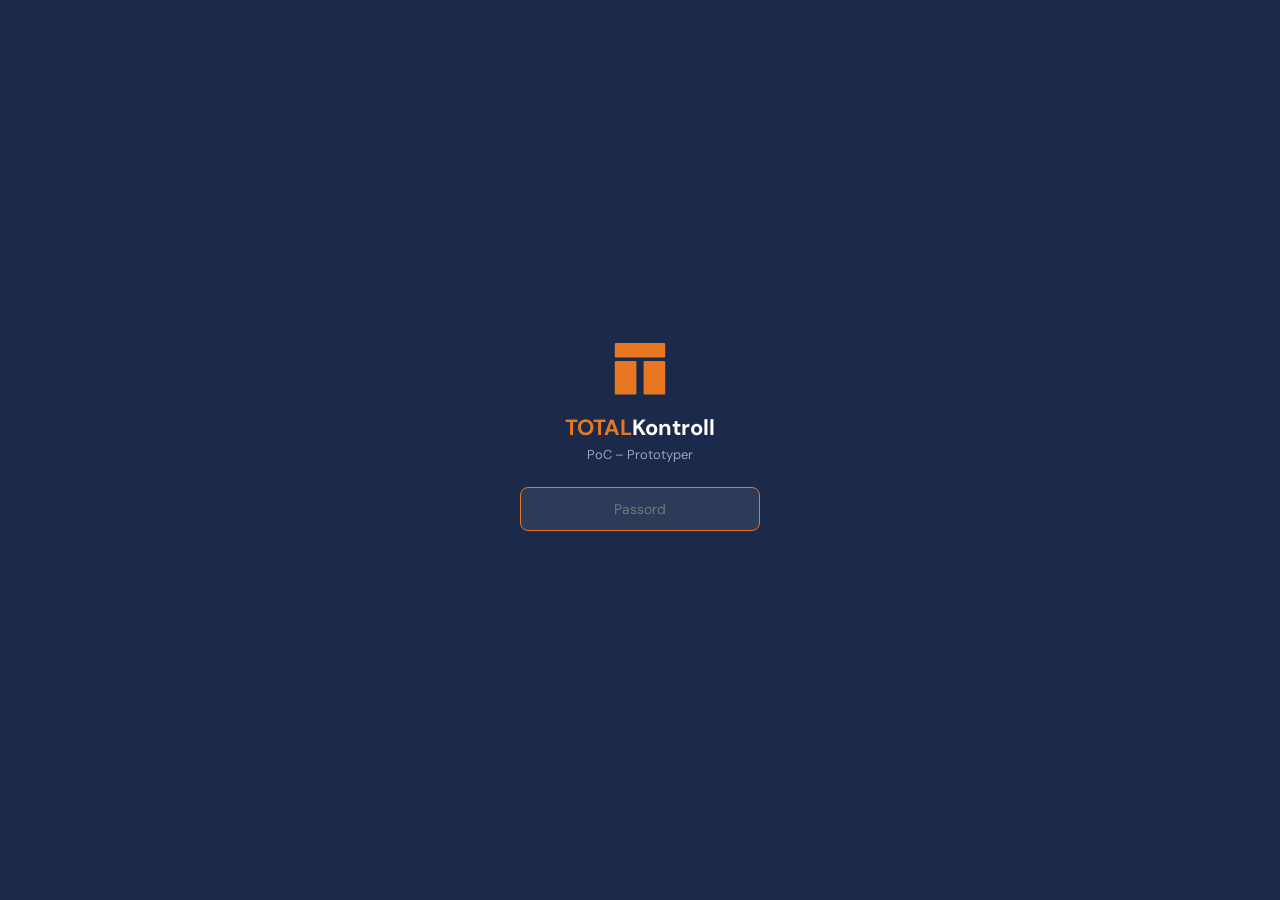
<file: TOTALKontroll_Markedsanalyse.html>
<!DOCTYPE html>
<html lang="nb">
<head>
<meta charset="UTF-8">
<meta name="viewport" content="width=device-width, initial-scale=1.0">
<title>TOTALKontroll — Markedsanalyse</title>
<script src="tk-nav.js"></script>
<style>
  @import url('https://fonts.googleapis.com/css2?family=DM+Sans:wght@400;500;600;700&display=swap');
  *{margin:0;padding:0;box-sizing:border-box}
  :root{--navy:#1a2744;--orange:#e67e22;--orange-faded:rgba(230,126,34,0.08);--white:#fff;--g50:#f8f9fa;--g100:#f1f3f5;--g200:#e9ecef;--g300:#dee2e6;--g400:#ced4da;--g500:#adb5bd;--g600:#868e96;--g700:#495057;--g800:#343a40;--red:#e74c3c;--green:#27ae60;--green-bg:rgba(39,174,96,0.08);--blue:#3498db;--blue-bg:rgba(52,152,219,0.08);--purple:#8e44ad;--purple-bg:rgba(142,68,173,0.08)}

  body{font-family:'DM Sans',-apple-system,sans-serif;background:var(--g50);color:var(--g800);min-height:100vh;display:flex}
  @keyframes spin{to{transform:rotate(360deg)}}
  @keyframes pulse{0%,100%{opacity:1}50%{opacity:.4}}

  /* MAIN */
  .main{flex:1;display:flex;flex-direction:column;min-height:100vh}
  .topbar{display:flex;align-items:center;justify-content:space-between;padding:12px 32px;background:var(--white);border-bottom:1px solid var(--g200);gap:16px}
  .topbar-user{display:flex;align-items:center;gap:10px;font-size:13px;font-weight:500;color:var(--g700);margin-left:auto}
  .avatar{width:32px;height:32px;border-radius:50%;background:var(--navy);color:var(--white);display:flex;align-items:center;justify-content:center;font-size:12px;font-weight:600}
  .back-link{display:inline-flex;align-items:center;gap:6px;font-size:13px;color:var(--g600);text-decoration:none;font-weight:500;transition:color .15s}
  .back-link:hover{color:var(--navy)}
  .content{padding:28px 32px;flex:1;max-width:1400px}
  .page-header{display:flex;align-items:flex-start;justify-content:space-between;margin-bottom:20px}
  .page-title{font-size:26px;font-weight:700;color:var(--navy);letter-spacing:-.3px}
  .page-subtitle{font-size:13px;color:var(--g600);margin-top:4px}

  /* API BAR */
  .api-bar{display:flex;align-items:center;gap:10px;padding:12px 16px;background:var(--white);border:1px solid var(--g200);border-radius:10px;margin-bottom:12px;flex-wrap:wrap}
  .api-dot{width:10px;height:10px;border-radius:50%;flex-shrink:0}
  .api-bar input{flex:1;min-width:200px;border:1px solid var(--g300);border-radius:8px;padding:8px 12px;font-size:13px;font-family:monospace;outline:none;transition:border-color .15s}.api-bar input:focus{border-color:var(--orange)}
  .api-bar button{padding:8px 16px;border:none;border-radius:8px;background:var(--navy);color:var(--orange);font-size:12px;font-weight:600;cursor:pointer;font-family:inherit}.api-bar button:hover{background:#2d3f63}
  .api-hint{font-size:11px;color:var(--g500);margin-bottom:16px}
  .api-hint a{color:var(--orange)}

  /* SEARCH */
  .search-box{display:flex;align-items:center;gap:10px;background:var(--white);border:2px solid var(--g200);border-radius:12px;padding:6px 6px 6px 18px;margin-bottom:24px;transition:border-color .15s}
  .search-box:focus-within{border-color:var(--orange)}
  .search-box input{flex:1;border:none;outline:none;font-size:15px;padding:10px 4px;font-family:inherit;background:transparent}
  .search-box button{background:var(--navy);color:var(--orange);border:none;border-radius:8px;padding:12px 24px;font-size:14px;font-weight:700;cursor:pointer;font-family:inherit;white-space:nowrap;transition:background .15s}.search-box button:hover{background:#2d3f63}.search-box button:disabled{background:var(--g400);cursor:default}

  /* REPORT */
  .report-header{display:flex;justify-content:space-between;align-items:flex-end;margin-bottom:12px;padding-bottom:12px;border-bottom:2px solid var(--navy)}
  .report-label{font-size:10px;font-weight:700;color:var(--orange);letter-spacing:2px;text-transform:uppercase}
  .report-name{font-size:22px;font-weight:800;color:var(--navy)}
  .report-date{font-size:11px;color:var(--g500)}
  .badge-done{background:var(--green-bg);color:var(--green);padding:4px 14px;border-radius:20px;font-size:11px;font-weight:700}

  /* PROGRESS */
  .progress-row{display:flex;align-items:center;gap:12px;margin-bottom:16px}
  .progress-track{flex:1;height:5px;background:var(--g200);border-radius:3px;overflow:hidden}
  .progress-fill{height:100%;background:linear-gradient(90deg,var(--orange),var(--green));border-radius:3px;transition:width .5s}
  .progress-text{font-size:11px;color:var(--g500);font-weight:600}

  /* LAYOUT */
  .report-layout{display:flex;background:var(--white);border-radius:12px;border:1px solid var(--g200);overflow:hidden;min-height:500px}
  .report-sidebar{width:200px;border-right:1px solid var(--g200);background:var(--g50);padding:6px 0;flex-shrink:0;overflow-y:auto}
  .rnav-btn{display:flex;align-items:center;gap:8px;width:100%;padding:9px 12px;border:none;border-left:3px solid transparent;background:transparent;cursor:pointer;font-family:inherit;text-align:left;font-size:11px;color:var(--g600);transition:all .1s}
  .rnav-btn:hover{background:var(--g100)}
  .rnav-btn.active{background:var(--white);font-weight:700;color:var(--navy)}
  .rnav-btn .rnav-icon{font-size:12px;width:18px;text-align:center}
  .rnav-btn .rnav-label{flex:1}
  .rnav-divider{border-top:1px solid var(--g200);margin:4px 0}
  .report-content{flex:1;display:flex;flex-direction:column;min-width:0}
  .rc-header{display:flex;align-items:center;padding:10px 16px;border-bottom:1px solid var(--g200);gap:8px}
  .rc-nav{padding:6px 14px;background:var(--g100);border:1px solid var(--g200);border-radius:6px;font-size:12px;cursor:pointer;font-family:inherit;font-weight:500;transition:all .15s}.rc-nav:hover{background:var(--g200)}.rc-nav:disabled{opacity:.3;cursor:default}
  .rc-title{flex:1;font-size:14px;font-weight:700;text-align:center;color:var(--navy)}
  .rc-retry{padding:5px 12px;background:var(--g100);border:1px solid var(--g200);border-radius:6px;font-size:11px;cursor:pointer;font-family:inherit;font-weight:500;display:flex;align-items:center;gap:4px;transition:all .15s}.rc-retry:hover{background:var(--g200)}
  .rc-body{padding:16px 20px;flex:1;overflow-y:auto}
  .rc-bottom{display:flex;justify-content:center;gap:10px;padding:10px 16px;border-top:1px solid var(--g200);background:var(--g50);flex-wrap:wrap}
  .sm-btn{padding:7px 16px;background:var(--navy);color:var(--orange);border:none;border-radius:8px;font-size:12px;font-weight:600;cursor:pointer;font-family:inherit;display:flex;align-items:center;gap:5px;transition:background .15s}.sm-btn:hover{background:#2d3f63}

  /* CONTENT ELEMENTS */
  .info-box{font-size:13px;color:var(--g700);margin-bottom:12px;padding:10px 14px;background:var(--g50);border-radius:8px;line-height:1.6}
  .mini-card{padding:8px 12px;background:var(--g50);border-radius:8px;margin-bottom:6px}
  .mini-card .mc-label{font-size:10px;color:var(--g500);font-weight:600;text-transform:uppercase;letter-spacing:.5px;margin-bottom:2px}
  .mini-card .mc-value{font-size:12px;color:var(--g800);font-weight:500;line-height:1.5}
  .grid-2{display:grid;grid-template-columns:1fr 1fr;gap:8px;margin-bottom:12px}
  .grid-3{display:grid;grid-template-columns:1fr 1fr 1fr;gap:10px;margin-bottom:14px}
  .kv-row{display:flex;padding:5px 0;border-bottom:1px solid var(--g100)}
  .kv-label{width:130px;font-size:12px;color:var(--g500);font-weight:500;flex-shrink:0}
  .kv-value{font-size:13px;color:var(--g800);font-weight:500}
  table{width:100%;border-collapse:collapse;font-size:12px;margin-bottom:10px}
  th{text-align:left;padding:8px 10px;background:var(--g50);color:var(--g600);font-weight:600;border-bottom:2px solid var(--g200);font-size:11px;text-transform:uppercase;letter-spacing:.4px}
  td{padding:7px 10px;border-bottom:1px solid var(--g100);color:var(--g700)}
  tr:nth-child(even){background:var(--g50)}
  .sum-box{background:var(--white);border:1px solid var(--g200);border-radius:10px;padding:12px}
  .sum-box .stitle{font-size:12px;font-weight:700;margin-bottom:6px;color:var(--navy)}
  .sum-box .item{font-size:12px;color:var(--g700);padding:4px 0;border-bottom:1px solid var(--g100);line-height:1.5}.sum-box .item:last-child{border-bottom:none}
  .chip{display:inline-block;padding:4px 10px;border-radius:14px;font-size:11px;font-weight:500;margin:2px}
  .chip-blue{background:var(--blue-bg);color:var(--blue)}
  .chip-red{background:rgba(231,76,60,0.08);color:var(--red)}
  .contact-box{background:rgba(52,152,219,0.04);border:1px solid rgba(52,152,219,0.15);border-radius:10px;padding:14px;margin-bottom:14px}
  .action-btn{flex:0 1 200px;padding:16px 18px;background:var(--navy);color:var(--white);border:none;border-radius:12px;cursor:pointer;font-family:inherit;display:flex;flex-direction:column;align-items:center;gap:4px;transition:background .15s}.action-btn:hover{background:#2d3f63}
  .action-btn .atitle{font-weight:700;font-size:14px}
  .action-btn .asub{font-size:11px;color:var(--g500)}
  .bp-step{display:flex;gap:12px;margin-bottom:12px;padding:12px 14px;background:var(--white);border-radius:10px;border:1px solid var(--g200)}
  .bp-icon{width:40px;height:40px;border-radius:10px;background:var(--orange-faded);display:flex;align-items:center;justify-content:center;font-size:20px;flex-shrink:0}
  .bp-title{font-size:13px;font-weight:700;color:var(--navy);margin-bottom:3px}
  .bp-desc{font-size:12px;color:var(--g700);line-height:1.5;margin-bottom:4px}
  .bp-tip{font-size:11px;color:#92400e;font-style:italic;background:var(--orange-faded);padding:4px 10px;border-radius:6px;display:inline-block}
  .error-box{background:rgba(231,76,60,0.04);border:1px solid rgba(231,76,60,0.2);border-radius:10px;padding:16px;color:#991b1b;font-size:13px}
  .error-box .retry-inline{margin-top:10px;padding:8px 16px;background:var(--navy);color:var(--orange);border:none;border-radius:8px;font-size:13px;font-weight:600;cursor:pointer;font-family:inherit}
  .spinner{display:inline-block;border:2px solid var(--g200);border-top-color:var(--navy);border-radius:50%;animation:spin .8s linear infinite}
  .loading-center{text-align:center;padding:40px 0}
  .loading-center .spinner{width:24px;height:24px;border-width:3px;margin-bottom:10px}
  .loading-text{font-size:13px;color:var(--g500);animation:pulse 2s infinite}
  .disclaimer{margin-top:14px;padding:8px 14px;background:rgba(230,126,34,0.06);border:1px solid rgba(230,126,34,0.15);border-radius:8px;font-size:11px;color:var(--g600)}

  /* EMPTY STATE */
  .empty-state{text-align:center;padding:60px 20px}
  .empty-icon{font-size:48px;margin-bottom:12px;opacity:.4}
  .empty-title{font-size:18px;font-weight:700;color:var(--navy);margin-bottom:8px}
  .empty-desc{font-size:14px;color:var(--g500);max-width:500px;margin:0 auto;line-height:1.6}

  /* HISTORY */
  .history-section{border-top:2px solid var(--g200);padding-top:20px;margin-top:24px}
  .history-grid{display:grid;grid-template-columns:repeat(auto-fill,minmax(280px,1fr));gap:10px}
  .history-card{display:flex;align-items:center;gap:12px;padding:12px 16px;background:var(--white);border:1px solid var(--g200);border-radius:10px;cursor:pointer;transition:all .15s}
  .history-card:hover{border-color:var(--g400);box-shadow:0 2px 6px rgba(0,0,0,0.04)}
  .history-card.active{border:2px solid var(--orange);background:var(--orange-faded);cursor:default}
  .history-card .hc-icon{width:38px;height:38px;border-radius:8px;background:var(--g100);display:flex;align-items:center;justify-content:center;font-size:16px;flex-shrink:0}
  .history-card.active .hc-icon{background:var(--orange);color:var(--white)}
  .history-card .hc-name{font-size:13px;font-weight:600;white-space:nowrap;overflow:hidden;text-overflow:ellipsis}
  .history-card .hc-date{font-size:11px;color:var(--g500)}
  .history-delete{background:none;border:none;cursor:pointer;font-size:14px;color:var(--g400);padding:4px 6px;border-radius:4px;transition:color .15s}.history-delete:hover{color:var(--red)}

  /* MODAL */
  .modal-overlay{position:fixed;inset:0;background:rgba(26,39,68,0.5);display:flex;align-items:center;justify-content:center;z-index:999}
  .modal{background:var(--white);border-radius:16px;padding:24px;max-width:600px;width:92%;max-height:80vh;overflow:auto;box-shadow:0 20px 60px rgba(0,0,0,0.2)}
  .modal-header{display:flex;justify-content:space-between;align-items:center;margin-bottom:14px}
  .modal-header h3{font-size:16px;font-weight:700;color:var(--navy)}
  .modal-close{background:var(--g100);border:none;border-radius:8px;width:32px;height:32px;cursor:pointer;font-size:16px;transition:background .15s}.modal-close:hover{background:var(--g200)}
  .modal-content{font-size:13px;color:var(--g700);line-height:1.7;white-space:pre-wrap;background:var(--g50);padding:18px;border-radius:10px}
  .modal-copy{margin-top:14px;padding:10px 20px;background:var(--navy);color:var(--orange);border:none;border-radius:8px;font-size:13px;font-weight:600;cursor:pointer;font-family:inherit}

  /* TOAST */
  .toast{position:fixed;bottom:24px;left:50%;transform:translateX(-50%) translateY(80px);background:var(--navy);color:var(--white);padding:12px 24px;border-radius:10px;font-size:13px;font-weight:500;z-index:1000;transition:transform .3s ease;box-shadow:0 4px 20px rgba(0,0,0,0.15)}
  .toast.show{transform:translateX(-50%) translateY(0)}

  @media(max-width:1200px){.content{padding:20px 16px}}
</style>
</head>
<body>

<div class="main">
  <div class="topbar">
    <a class="back-link" href="TOTALKontroll_Salg_PoC.html">&#8592; Tilbake til Salg</a>
    <div class="topbar-user"><div class="avatar">ØL</div>Øyvind Lode</div>
  </div>
  <div class="content">
    <div class="page-header"><div><div class="page-title">Markedsanalyse</div><div class="page-subtitle">Kundeinnsikt og relasjonsbygging, drevet av AI</div></div></div>

    <!-- API KEY -->
    <div class="api-bar">
      <div class="api-dot" id="apiStatus" style="background:var(--red)"></div>
      <span style="font-size:12px;font-weight:500;color:var(--g600)">API-nøkkel:</span>
      <input type="password" id="apiKey" placeholder="sk-ant-api03-..."/>
      <button onclick="saveApiKey()">Lagre</button>
    </div>
    <div class="api-hint">Nøkkelen lagres kun lokalt i nettleseren. Hent fra <a href="https://console.anthropic.com/settings/keys" target="_blank">console.anthropic.com</a></div>

    <!-- INFO BANNER -->
    <div style="display:flex;align-items:flex-start;gap:10px;padding:14px 16px;background:rgba(52,152,219,0.06);border:1px solid rgba(52,152,219,0.15);border-radius:10px;margin-bottom:16px;font-size:13px;color:var(--g700);line-height:1.5">
      <span style="font-size:18px;flex-shrink:0;margin-top:1px">&#9432;</span>
      <span><strong style="color:var(--blue)">Testversjon</strong> — Denne modulen gjør reelle API-kall mot Claude og henter faktisk informasjon fra offentlige kilder. Hver rapport genererer 10+ kall og koster ca. <strong>25 kr per søk</strong>. Bruk med omhu. Modulen er ikke optimalisert for produksjon.</span>
    </div>

    <!-- SEARCH -->
    <div class="search-box">
      <span style="font-size:17px;color:var(--g400)">&#128269;</span>
      <input type="text" id="searchInput" placeholder='Kundenavn, f.eks. "Kruse Smith", "K2 Stavanger"' onkeydown="if(event.key==='Enter')startSearch()"/>
      <button id="searchBtn" onclick="startSearch()">Generer rapport</button>
    </div>

    <!-- REPORT -->
    <div id="reportArea" style="display:none">
      <div class="report-header">
        <div><div class="report-label">MARKEDSANALYSE</div><div class="report-name" id="reportName"></div><div class="report-date" id="reportDate"></div></div>
        <span class="badge-done" id="completeBadge" style="display:none">&#10003; Fullført</span>
      </div>
      <div class="progress-row"><div class="progress-track"><div class="progress-fill" id="progressFill" style="width:0%"></div></div><span class="progress-text" id="progressText">0/10</span></div>
      <div class="report-layout">
        <div class="report-sidebar" id="rsidebar"></div>
        <div class="report-content">
          <div class="rc-header">
            <button class="rc-nav" id="prevBtn" onclick="navPrev()">&#8592; Tilbake</button>
            <div class="rc-title" id="contentTitle"></div>
            <button class="rc-retry" id="retryBtn" onclick="retryActive()" style="display:none">&#128260; Prøv igjen</button>
            <button class="rc-nav" id="nextBtn" onclick="navNext()">Neste &#8594;</button>
          </div>
          <div class="rc-body" id="contentBody"></div>
          <div class="rc-bottom" id="bottomBar" style="display:none">
            <button class="sm-btn" onclick="showModal('email')">&#9993; E-post</button>
            <button class="sm-btn" onclick="showModal('call')">&#128222; Ringemanus</button>
            <button class="sm-btn" onclick="navigateTo('summary')">&#128204; Oppsummering</button>
            <button class="sm-btn" onclick="navigateTo('bestpractice')">&#129309; Beste praksis</button>
          </div>
        </div>
      </div>
      <div class="disclaimer">&#9888; Automatisk generert fra offentlige kilder. Verifiser alltid mot Brønnøysundregistrene, proff.no og direkte kundekontakt.</div>
    </div>

    <!-- EMPTY STATE -->
    <div id="emptyState">
      <div class="empty-state">
        <div class="empty-icon">&#128200;</div>
        <div class="empty-title">Klar til å analysere</div>
        <div class="empty-desc">Skriv inn et kundenavn for komplett markedsanalyse med oppsummering, e-postutkast, ringemanus og beste praksis for relasjonsbygging.</div>
      </div>
    </div>

    <!-- HISTORY -->
    <div id="historyArea"></div>
  </div>
</div>

<!-- MODAL -->
<div class="modal-overlay" id="modalOverlay" style="display:none" onclick="closeModal()">
  <div class="modal" onclick="event.stopPropagation()">
    <div class="modal-header"><h3 id="modalTitle"></h3><button class="modal-close" onclick="closeModal()">&#215;</button></div>
    <div class="modal-content" id="modalContent"></div>
    <button class="modal-copy" id="copyBtn" onclick="copyModal()">&#128203; Kopier til utklippstavle</button>
  </div>
</div>

<div class="toast" id="toast"></div>

<script>
// ═══ STATE ═══
const S={customerName:'',results:{},statuses:{},summary:null,sumStatus:'idle',active:'profile',globalStatus:'idle',abortCtrl:null};
const SECTIONS=[
  {key:"profile",label:"Bedriftsprofil",icon:"🏢",color:"#3b82f6",prompt:n=>`Søk etter bedriftsinformasjon om "${n}" i Norge via proff.no. Returner KUN gyldig JSON uten markdown:\n{"org_nr":"","navn":"","stiftet":"","selskapsform":"","adresse":"","nace":"","ansatte":"","daglig_leder":"","styreleder":"","nettside":"","beskrivelse":"maks 2 setninger"}`},
  {key:"owners",label:"Eierstruktur",icon:"🔗",color:"#8b5cf6",prompt:n=>`Søk etter eierstruktur for "${n}" i Norge. Returner KUN gyldig JSON:\n{"eiere":[{"navn":"","andel":"","type":"person/selskap"}],"morselskap":"","datterselskaper":[""],"konsern":"kort"}`},
  {key:"financials",label:"Økonomi",icon:"📊",color:"#10b981",prompt:n=>`Søk GRUNDIG etter regnskapstall for "${n}" i Norge på proff.no. Hent driftsinntekter, driftsresultat, årsresultat, egenkapital for 3 siste år. ALLE felt MÅ fylles ut. Returner KUN gyldig JSON:\n{"aar":[{"aar":"2023","driftsinntekter":"","driftsresultat":"","aarsresultat":"","egenkapital":""},{"aar":"2022","driftsinntekter":"","driftsresultat":"","aarsresultat":"","egenkapital":""},{"aar":"2021","driftsinntekter":"","driftsresultat":"","aarsresultat":"","egenkapital":""}],"ansatte":"","vurdering":"2-3 setninger om økonomi"}`},
  {key:"people",label:"Nøkkelpersoner",icon:"👤",color:"#e67e22",prompt:n=>`Søk etter nøkkelpersoner hos "${n}" i Norge for bygg/eiendom. Returner KUN gyldig JSON:\n{"personer":[{"navn":"","stilling":"","relevans":"hvorfor viktig"}]}\nMaks 8.`},
  {key:"properties",label:"Eiendommer",icon:"🏗️",color:"#ef4444",prompt:n=>`Søk etter eiendommer "${n}" eier i Norge. Returner KUN gyldig JSON:\n{"eiendommer":[{"adresse":"","type":"kontor/bolig/næring/tomt","info":"kort"}],"oppsummering":"kort"}`},
  {key:"projects",label:"Prosjekter",icon:"📋",color:"#06b6d4",prompt:n=>`Søk etter byggeprosjekter for "${n}" i Norge. Både pågående og ferdigstilte. Returner KUN gyldig JSON:\n{"prosjekter":[{"navn":"","sted":"","type":"","status":"pågående/planlagt/ferdigstilt","aar":"","verdi":""}],"oppsummering":"kort"}`},
  {key:"news",label:"Siste Nyheter",icon:"📰",color:"#ec4899",prompt:n=>`Søk etter nyheter om "${n}" i Norge siste 2 år. Inkluder ALLTID url. Returner KUN gyldig JSON:\n{"nyheter":[{"dato":"","tittel":"","kilde":"","url":"https://...","sammendrag":"1-2 setn"}],"hovedtrend":"kort"}`},
  {key:"contracts",label:"Kontraktsmønster",icon:"📝",color:"#6366f1",prompt:n=>`Søk etter kontraktspraksis for "${n}" i Norge innen bygg. Returner KUN gyldig JSON:\n{"entrepriseform":"","bruker_anbud":"","tidligere_leverandorer":[{"navn":"","prosjekt":""}],"utvelgelse":"","anbudsprosess":"","tips":"2-3 tips","oppsummering":"kort"}`},
  {key:"strategy",label:"Strategi",icon:"🎯",color:"#14b8a6",prompt:n=>`Analyser strategi for "${n}" i Norge. Returner KUN gyldig JSON:\n{"satsning":[""],"geografi":"","vekst":"","konkurrenter":[""],"posisjon":"","oppsummering":"kort"}`},
  {key:"reputation",label:"Omdømme",icon:"💬",color:"#f97316",prompt:n=>`Søk etter omdømme til "${n}" i Norge. Returner KUN gyldig JSON:\n{"betalingsmoral":"god/middels/dårlig/ukjent","rettssaker":"","media":"positiv/nøytral/negativ/blandet","samarbeid":"","risiko":"lav/middels/høy","oppsummering":"kort"}`},
];
function getNavKeys(){const k=SECTIONS.map(s=>s.key);if(S.sumStatus!=='idle')k.push('summary');k.push('bestpractice');return k;}

// ═══ API KEY ═══
function getApiKey(){return localStorage.getItem('tb_api_key')||'';}
function saveApiKey(){localStorage.setItem('tb_api_key',document.getElementById('apiKey').value.trim());updateApiDot();toast('API-nøkkel lagret');}
function updateApiDot(){const k=getApiKey();document.getElementById('apiKey').value=k;document.getElementById('apiStatus').style.background=k?'var(--green)':'var(--red)';}

// ═══ API ═══
async function callAPI(name,section,signal){
  const k=getApiKey();if(!k)throw new Error("Mangler API-nøkkel");
  const r=await fetch("https://api.anthropic.com/v1/messages",{method:"POST",signal,headers:{"Content-Type":"application/json","x-api-key":k,"anthropic-version":"2023-06-01","anthropic-dangerous-direct-browser-access":"true"},body:JSON.stringify({model:"claude-sonnet-4-20250514",max_tokens:1500,tools:[{type:"web_search_20250305",name:"web_search"}],messages:[{role:"user",content:section.prompt(name)}]})});
  if(!r.ok)throw new Error("HTTP "+r.status);const d=await r.json();if(d.error)throw new Error(d.error.message);
  const t=(d.content||[]).filter(b=>b.type==="text").map(b=>b.text);if(!t.length)throw new Error("Tomt svar");return t.join("\n");
}
async function callSummary(name,all,signal){
  const k=getApiKey();if(!k)throw new Error("Mangler API-nøkkel");
  const ctx=Object.entries(all).map(([k,v])=>`[${k}]: ${(v||'').substring(0,600)}`).join("\n\n");
  const r=await fetch("https://api.anthropic.com/v1/messages",{method:"POST",signal,headers:{"Content-Type":"application/json","x-api-key":k,"anthropic-version":"2023-06-01","anthropic-dangerous-direct-browser-access":"true"},body:JSON.stringify({model:"claude-sonnet-4-20250514",max_tokens:3000,system:"Du returnerer ALLTID kun gyldig JSON. Ingen markdown. Strenger på én linje, bruk \\n for linjeskift.",messages:[{role:"user",content:`Lag oppsummering for Total Betong som vil bygge relasjon med "${name}". Vær KONKRET. Returner BARE JSON:\n{"profil":"2-3 setn","funn":["p1","p2","p3","p4","p5"],"muligheter":["m1","m2","m3"],"risiko":["r1","r2"],"kontakt_person":"hvem","samtale_tema":["t1","t2","t3","t4"],"unnga":["u1","u2"],"tidspunkt":"dag og tid","epost":"intro-epost norsk ~120 ord","telefon":"ringemanus norsk ~100 ord"}\n\nData:\n${ctx}`}]})});
  if(!r.ok)throw new Error("HTTP "+r.status);const d=await r.json();if(d.error)throw new Error(d.error.message);
  return(d.content||[]).filter(b=>b.type==="text").map(b=>b.text).join("\n");
}

// ═══ JSON PARSER ═══
function tryParse(text){
  if(!text)return null;
  try{return JSON.parse(text.trim())}catch{}
  try{return JSON.parse(text.replace(/```json\s*/gi,"").replace(/```\s*/gi,"").trim())}catch{}
  try{const s=text.indexOf("{"),e=text.lastIndexOf("}");if(s!==-1&&e>s)return JSON.parse(text.substring(s,e+1))}catch{}
  try{const s=text.indexOf("{"),e=text.lastIndexOf("}");if(s!==-1&&e>s){let j=text.substring(s,e+1).replace(/,\s*}/g,"}").replace(/,\s*]/g,"]");return JSON.parse(j)}}catch{}
  try{const s=text.indexOf("{"),e=text.lastIndexOf("}");if(s!==-1&&e>s){let j=text.substring(s,e+1).replace(/(?<!\\)\n/g,"\\n").replace(/,\s*}/g,"}").replace(/,\s*]/g,"]");return JSON.parse(j)}}catch{}
  return null;
}

// ═══ HELPERS ═══
function esc(s){return(s||'').replace(/&/g,'&amp;').replace(/</g,'&lt;').replace(/>/g,'&gt;');}
function kv(l,v){return(!v||v==='ukjent'||v==='')?'':`<div class="kv-row"><div class="kv-label">${esc(l)}</div><div class="kv-value">${esc(v)}</div></div>`;}
function mini(l,v,c='var(--g500)'){return(!v||v==='ukjent'||v==='')?'':`<div class="mini-card" style="border-left:3px solid ${c}"><div class="mc-label">${esc(l)}</div><div class="mc-value">${esc(v)}</div></div>`;}
function infoBox(t,c){return t?`<div class="info-box" style="border-left:3px solid ${c}">${esc(t)}</div>`:'';}
function tbl(h,rows){return`<table><thead><tr>${h.map(x=>`<th>${esc(x)}</th>`).join('')}</tr></thead><tbody>${rows.map(r=>`<tr>${r.map(c=>`<td>${c||'–'}</td>`).join('')}</tr>`).join('')}</tbody></table>`;}
function fallback(raw){return raw?'<div style="font-size:13px;line-height:1.6;color:var(--g700)">'+esc(raw).replace(/\n/g,'<br>')+'</div>':'<div style="font-size:13px;color:var(--g500);font-style:italic">Ingen data.</div>';}
function toast(msg){const t=document.getElementById('toast');t.textContent=msg;t.classList.add('show');setTimeout(()=>t.classList.remove('show'),3000);}
function sumBox(title,items,icon,color){return`<div class="sum-box" style="border-top:3px solid ${color}"><div class="stitle">${icon} ${esc(title)}</div>${(items||[]).map(i=>`<div class="item">${esc(i)}</div>`).join('')}</div>`;}

// ═══ RENDERERS ═══
function renderSection(key,raw){
  const d=tryParse(raw);
  if(key==='profile'){if(!d)return fallback(raw);return infoBox(d.beskrivelse,'#3b82f6')+`<div class="grid-2"><div>${kv('Org.nr',d.org_nr)+kv('Stiftet',d.stiftet)+kv('Selskapsform',d.selskapsform)+kv('Adresse',d.adresse)+kv('NACE',d.nace)}</div><div>${kv('Ansatte',d.ansatte)+kv('Daglig leder',d.daglig_leder)+kv('Styreleder',d.styreleder)+kv('Nettside',d.nettside)}</div></div>`;}
  if(key==='owners'){if(!d)return fallback(raw);let h=infoBox(d.konsern,'#8b5cf6');if(d.eiere?.length)h+=tbl(['Eier','Andel','Type'],d.eiere.map(e=>[esc(e.navn),esc(e.andel),esc(e.type)]));h+=`<div class="grid-2">${mini('Morselskap',d.morselskap,'#8b5cf6')}${d.datterselskaper?.filter(x=>x).length?mini('Datterselskaper',d.datterselskaper.filter(x=>x).join(', '),'#8b5cf6'):''}</div>`;return h;}
  if(key==='financials'){const url=`https://www.google.com/search?q=site:proff.no+${encodeURIComponent(S.customerName)}+regnskap`;let h=`<div style="margin-bottom:12px"><a href="${url}" target="_blank" style="display:inline-flex;align-items:center;gap:6px;padding:8px 14px;background:var(--navy);color:var(--orange);border-radius:8px;font-size:12px;font-weight:600;text-decoration:none">&#128200; Åpne regnskap på Proff.no &#8599;</a></div>`;if(!d)return h+fallback(raw);const has=d.aar?.some(a=>a.driftsinntekter||a.driftsresultat||a.aarsresultat||a.egenkapital);if(has)h+=tbl(['År','Driftsinntekter','Driftsresultat','Årsresultat','Egenkapital'],d.aar.map(a=>[esc(a.aar),esc(a.driftsinntekter)||'–',esc(a.driftsresultat)||'–',esc(a.aarsresultat)||'–',esc(a.egenkapital)||'–']));else h+='<div style="font-size:12px;color:var(--g500);margin-bottom:8px">Ikke hentet automatisk. Bruk lenken over.</div>';if(d.ansatte)h+=`<div style="font-size:12px;color:var(--g600);margin-bottom:8px">Ansatte: <strong>${esc(d.ansatte)}</strong></div>`;h+=infoBox(d.vurdering,'#10b981');return h;}
  if(key==='people'){if(!d?.personer?.length)return fallback(raw);return tbl(['Navn','Stilling','Relevans'],d.personer.map(p=>[esc(p.navn),esc(p.stilling),esc(p.relevans)]));}
  if(key==='properties'){if(!d)return fallback(raw);return infoBox(d.oppsummering,'#ef4444')+(d.eiendommer?.length?tbl(['Adresse','Type','Info'],d.eiendommer.map(e=>[esc(e.adresse),esc(e.type),esc(e.info)])):'');}
  if(key==='projects'){if(!d)return fallback(raw);let h=infoBox(d.oppsummering,'#06b6d4');const p=d.prosjekter||[],act=p.filter(x=>x.status!=='ferdigstilt'&&x.status!=='ferdig'),done=p.filter(x=>x.status==='ferdigstilt'||x.status==='ferdig');if(act.length)h+=`<div style="font-size:11px;font-weight:700;color:#06b6d4;margin-bottom:6px;text-transform:uppercase">Pågående (${act.length})</div>`+tbl(['Prosjekt','Sted','Type','Status','År','Verdi'],act.map(x=>[esc(x.navn),esc(x.sted),esc(x.type),esc(x.status),esc(x.aar),esc(x.verdi)]));if(done.length)h+=`<div style="font-size:11px;font-weight:700;color:var(--g500);margin:12px 0 6px;text-transform:uppercase">Ferdigstilt (${done.length})</div>`+tbl(['Prosjekt','Sted','Type','År','Verdi'],done.map(x=>[esc(x.navn),esc(x.sted),esc(x.type),esc(x.aar),esc(x.verdi)]));if(!p.length)h+='<div style="font-size:12px;color:var(--g500)">Ingen funnet.</div>';return h;}
  if(key==='news'){if(!d)return fallback(raw);let h=infoBox(d.hovedtrend,'#ec4899');if(d.nyheter?.length)h+=`<table><thead><tr><th>Dato</th><th>Nyhet</th><th>Kilde</th></tr></thead><tbody>${d.nyheter.map(n=>`<tr><td style="white-space:nowrap">${esc(n.dato)||'–'}</td><td>${esc(n.sammendrag||n.tittel)||'–'}</td><td>${n.url&&n.url.startsWith('http')?`<a href="${esc(n.url)}" target="_blank" style="color:var(--blue);text-decoration:none;font-weight:600">${esc(n.kilde)||'Les mer'} &#8599;</a>`:`<span style="color:var(--g500)">${esc(n.kilde)||'–'}</span>`}</td></tr>`).join('')}</tbody></table>`;return h;}
  if(key==='contracts'){if(!d)return fallback(raw);return`<div class="grid-2">${mini('Entrepriseform',d.entrepriseform,'#6366f1')}${mini('Bruker anbud',d.bruker_anbud,'#6366f1')}${mini('Utvelgelse',d.utvelgelse,'#6366f1')}${mini('Anbudsprosess',d.anbudsprosess,'#6366f1')}</div>${d.tidligere_leverandorer?.filter(e=>e?.navn).length?`<div style="font-size:10px;font-weight:700;color:#6366f1;margin-bottom:4px;text-transform:uppercase">Tidligere leverandører</div>`+tbl(['Entreprenør','Prosjekt'],d.tidligere_leverandorer.filter(e=>e?.navn).map(e=>[esc(e.navn),esc(e.prosjekt)])):''}`+mini('Tips',d.tips,'var(--orange)')+infoBox(d.oppsummering,'#6366f1');}
  if(key==='strategy'){if(!d)return fallback(raw);return`<div class="grid-2">${d.satsning?.filter(x=>x).length?mini('Satsning',d.satsning.filter(x=>x).join(', '),'#14b8a6'):''}${mini('Geografi',d.geografi,'#14b8a6')}${mini('Vekst',d.vekst,'#14b8a6')}${d.konkurrenter?.filter(x=>x).length?mini('Konkurrenter',d.konkurrenter.filter(x=>x).join(', '),'#14b8a6'):''}</div>`+mini('Posisjonering',d.posisjon,'#14b8a6')+infoBox(d.oppsummering,'#14b8a6');}
  if(key==='reputation'){if(!d)return fallback(raw);const rc=d.risiko==='lav'?'var(--green)':d.risiko==='høy'?'var(--red)':'var(--orange)';return`<div class="grid-3">${mini('Betalingsmoral',d.betalingsmoral,'#f97316')}${mini('Media',d.media,'#f97316')}${mini('Risiko',d.risiko,rc)}</div>${d.rettssaker&&d.rettssaker!=='ingen kjente'?mini('Rettssaker',d.rettssaker,'#f97316'):''}${d.samarbeid?mini('Samarbeid',d.samarbeid,'#f97316'):''}${infoBox(d.oppsummering,'#f97316')}`;}
  return fallback(raw);
}

function renderSummary(){
  const d=S.summary;if(!d)return'<div style="color:var(--g500);font-size:13px">Kunne ikke genereres.</div>';
  let h=infoBox(d.profil,'var(--orange)');
  h+=`<div class="grid-3">${sumBox('Hovedfunn',d.funn,'&#128269;','#3b82f6')}${sumBox('Muligheter',d.muligheter,'&#128161;','var(--green)')}${sumBox('Risiko',d.risiko,'&#9888;','var(--red)')}</div>`;
  h+=`<div class="contact-box"><div style="font-size:13px;font-weight:700;color:var(--blue);margin-bottom:10px">&#128222; Kontaktstrategi</div><div class="grid-2">${mini('Kontakt først',d.kontakt_person,'var(--blue)')}${mini('Beste tidspunkt',d.tidspunkt,'var(--blue)')}</div>`;
  if(d.samtale_tema?.length)h+=`<div style="margin-top:10px"><div style="font-size:10px;color:var(--g500);font-weight:600;text-transform:uppercase;margin-bottom:4px">Samtaletemaer</div><div>${d.samtale_tema.map(t=>`<span class="chip chip-blue">${esc(t)}</span>`).join('')}</div></div>`;
  if(d.unnga?.length)h+=`<div style="margin-top:8px"><div style="font-size:10px;color:var(--g500);font-weight:600;text-transform:uppercase;margin-bottom:4px">Unngå</div><div>${d.unnga.map(t=>`<span class="chip chip-red">${esc(t)}</span>`).join('')}</div></div>`;
  h+=`</div>`;
  h+=`<div style="display:flex;justify-content:center;gap:14px;margin:24px 0;flex-wrap:wrap"><button class="action-btn" onclick="showModal('email')"><span style="font-size:24px">&#9993;</span><span class="atitle">E-postutkast</span><span class="asub">Tilpasset kunden</span></button><button class="action-btn" onclick="showModal('call')"><span style="font-size:24px">&#128222;</span><span class="atitle">Ringemanus</span><span class="asub">Samtalepunkter</span></button><button class="action-btn" onclick="downloadWord()"><span style="font-size:24px">&#128196;</span><span class="atitle">Last ned Word</span><span class="asub">Oppsummering som .doc</span></button></div>`;
  return h;
}

function renderBestPractice(){
  const steps=[{n:"1",t:"Grundig research",d:"Les rapporten. Noter 3 ting å referere til.",icon:"&#128214;",tip:"Jeg så dere startet prosjektet X, spennende!"},{n:"2",t:"Finn felles grunn",d:"Sjekk LinkedIn. Felles kontakter? Bygget i samme område?",icon:"&#129309;",tip:"Felles kontakter skaper tillit."},{n:"3",t:"Rett timing",d:"Ring tir-tor 09:00-11:00. Unngå man/fre.",icon:"&#9200;",tip:"Tidlig formiddag = mest mottagelige."},{n:"4",t:"Ring først",d:"Ring FØR e-post. Ikke selg, spør. Lytt 70%, snakk 30%.",icon:"&#128222;",tip:"Mål: Få et møte."},{n:"5",t:"Oppfølging",d:"E-post innen 2 timer. Referer til samtalen.",icon:"&#9993;",tip:"Gjenta et poeng fra samtalen."},{n:"6",t:"Bygg relasjonen",d:"Uformelt møte innen 2 uker. Kaffe, lunsj.",icon:"&#9749;",tip:"Del noe verdifullt."},{n:"7",t:"Langsiktig",d:"Påminnelse hver 3-4 uke. Del info uten å forvente noe.",icon:"&#128197;",tip:"Vær den de tenker på når behovet oppstår."}];
  let h=`<div class="info-box" style="border-left:3px solid var(--orange)">Relasjonsbygging er viktigst. Kunder velger den de <strong>stoler på</strong>, ikke den billigste.</div>`;
  steps.forEach(s=>{h+=`<div class="bp-step"><div class="bp-icon">${s.icon}</div><div style="flex:1"><div class="bp-title">Steg ${s.n}: ${esc(s.t)}</div><div class="bp-desc">${esc(s.d)}</div><div class="bp-tip">${esc(s.tip)}</div></div></div>`;});
  return h;
}

// ═══ WORD DOWNLOAD ═══
function downloadWord(){
  const d=S.summary;if(!d)return;
  const dt=new Date().toLocaleDateString("nb-NO",{day:"numeric",month:"long",year:"numeric"});
  const li=(arr)=>(arr||[]).map(i=>`<li>${esc(i)}</li>`).join("");
  const html=`<html xmlns:o="urn:schemas-microsoft-com:office:office" xmlns:w="urn:schemas-microsoft-com:office:word" xmlns="http://www.w3.org/TR/REC-html40"><head><meta charset="utf-8"><title>Markedsanalyse - ${esc(S.customerName)}</title><!--[if gte mso 9]><xml><w:WordDocument><w:View>Print</w:View></w:WordDocument></xml><![endif]--><style>@page{size:A4;margin:2cm}body{font-family:Calibri,sans-serif;font-size:11pt;color:#1a1a2e;line-height:1.5}h1{font-size:22pt;color:#E87722;border-bottom:3px solid #E87722;padding-bottom:6pt}h2{font-size:14pt;margin-top:18pt;border-bottom:1px solid #ddd;padding-bottom:4pt}.meta{font-size:9pt;color:#888;margin-bottom:12pt}.profil{background:#fff8f0;border-left:4px solid #E87722;padding:8pt 12pt;margin-bottom:12pt}table{border-collapse:collapse;width:100%;margin:8pt 0}th{background:#f0f0f0;text-align:left;padding:6pt 8pt;border:1px solid #ccc;font-size:10pt}td{padding:6pt 8pt;border:1px solid #ddd;font-size:10pt}ul{margin:4pt 0;padding-left:20pt}li{margin-bottom:3pt}.highlight{background:#f0f9ff;border:1px solid #bae6fd;padding:8pt 12pt;margin:10pt 0}.email-box,.call-box{background:#fafafa;border:1px solid #ddd;padding:10pt 14pt;margin:8pt 0;white-space:pre-wrap}.footer{margin-top:20pt;padding-top:8pt;border-top:1px solid #ddd;font-size:8pt;color:#999}</style></head><body><h1>Markedsanalyse: ${esc(S.customerName)}</h1><div class="meta">Total Betong &middot; ${esc(dt)}</div>${d.profil?`<div class="profil">${esc(d.profil)}</div>`:''}<h2>Hovedfunn</h2><ul>${li(d.funn)}</ul><table><tr><th style="width:50%;border-top:3px solid #10b981">Muligheter</th><th style="border-top:3px solid #dc2626">Risiko</th></tr><tr><td><ul>${li(d.muligheter)}</ul></td><td><ul>${li(d.risiko)}</ul></td></tr></table><h2>Kontaktstrategi</h2><div class="highlight"><table style="border:none"><tr><td style="border:none;width:50%"><strong>Kontakt først:</strong><br>${esc(d.kontakt_person)}</td><td style="border:none"><strong>Tidspunkt:</strong><br>${esc(d.tidspunkt)}</td></tr></table>${d.samtale_tema?.length?`<p><strong>Samtaletemaer:</strong></p><ul>${li(d.samtale_tema)}</ul>`:''}${d.unnga?.length?`<p><strong>Unngå:</strong></p><ul>${li(d.unnga)}</ul>`:''}</div><h2>E-postutkast</h2><div class="email-box">${esc(d.epost||'').replace(/\\n/g,"\n")}</div><h2>Ringemanus</h2><div class="call-box">${esc(d.telefon||'').replace(/\\n/g,"\n")}</div><div class="footer">Automatisk generert av Total Betong Markedsanalyse. Verifiser mot primærkilder.</div></body></html>`;
  const blob=new Blob([html],{type:"application/msword"});const url=URL.createObjectURL(blob);const a=document.createElement("a");a.href=url;a.download=`Markedsanalyse_${S.customerName.replace(/[^a-zA-ZæøåÆØÅ0-9 ]/g,'').replace(/\s+/g,'_')}.doc`;document.body.appendChild(a);a.click();document.body.removeChild(a);URL.revokeObjectURL(url);
}

// ═══ UI UPDATE ═══
function updateUI(){
  const idle=S.globalStatus==='idle';
  document.getElementById('emptyState').style.display=idle?'block':'none';
  document.getElementById('reportArea').style.display=idle?'none':'block';
  if(idle){renderHistory();return;}
  document.getElementById('reportName').textContent=S.customerName;
  document.getElementById('reportDate').textContent=new Date().toLocaleDateString('nb-NO',{day:'numeric',month:'long',year:'numeric',hour:'2-digit',minute:'2-digit'});
  const done=SECTIONS.filter(s=>S.statuses[s.key]==='done'||S.statuses[s.key]==='error').length;
  document.getElementById('progressFill').style.width=`${(done/SECTIONS.length)*100}%`;
  document.getElementById('progressText').textContent=`${done}/${SECTIONS.length}`;
  document.getElementById('completeBadge').style.display=done===SECTIONS.length?'inline':'none';

  // Report sidebar
  let sb='';
  SECTIONS.forEach(s=>{const a=S.active===s.key,st=S.statuses[s.key];let r='';if(st==='loading')r=`<span class="spinner" style="width:10px;height:10px"></span>`;else if(st==='done')r=`<span style="color:var(--green);font-weight:700;font-size:11px">&#10003;</span>`;else if(st==='error')r=`<span style="color:var(--red);font-weight:700;font-size:11px">&#10007;</span>`;sb+=`<button class="rnav-btn${a?' active':''}" onclick="navigateTo('${s.key}')" style="${a?`border-left-color:${s.color}`:''}"><span class="rnav-icon">${s.icon}</span><span class="rnav-label">${s.label}</span>${r}</button>`;});
  sb+=`<div class="rnav-divider"></div>`;
  if(S.sumStatus!=='idle'){const a=S.active==='summary';let r=S.sumStatus==='loading'?`<span class="spinner" style="width:10px;height:10px;border-top-color:var(--orange)"></span>`:S.sumStatus==='done'?`<span style="color:var(--green);font-weight:700;font-size:11px">&#10003;</span>`:'';sb+=`<button class="rnav-btn${a?' active':''}" onclick="navigateTo('summary')" style="${a?'border-left-color:var(--orange)':''}"><span class="rnav-icon">&#128204;</span><span class="rnav-label" style="color:var(--orange);font-weight:600">Oppsummering</span>${r}</button>`;}
  sb+=`<button class="rnav-btn${S.active==='bestpractice'?' active':''}" onclick="navigateTo('bestpractice')" style="${S.active==='bestpractice'?'border-left-color:var(--orange)':''}"><span class="rnav-icon">&#129309;</span><span class="rnav-label">Beste Praksis</span></button>`;
  document.getElementById('rsidebar').innerHTML=sb;

  // Content header
  const keys=getNavKeys(),idx=keys.indexOf(S.active);
  document.getElementById('prevBtn').disabled=idx<=0;
  document.getElementById('nextBtn').disabled=idx>=keys.length-1;
  const isDataSection=S.active!=='summary'&&S.active!=='bestpractice';
  const retryBtn=document.getElementById('retryBtn');
  retryBtn.style.display=isDataSection&&S.statuses[S.active]!=='loading'?'flex':'none';
  retryBtn.style.color=S.statuses[S.active]==='error'?'var(--red)':'var(--g600)';
  let title='';if(S.active==='summary')title='Oppsummering & Handlingsplan';else if(S.active==='bestpractice')title='Beste Praksis';else{const sec=SECTIONS.find(s=>s.key===S.active);title=sec?`${sec.icon} ${sec.label}`:'';}
  document.getElementById('contentTitle').textContent=title;

  // Content body
  let body='';
  if(S.active==='bestpractice')body=renderBestPractice();
  else if(S.active==='summary'){if(S.sumStatus==='loading')body=`<div class="loading-center"><div class="spinner"></div><div class="loading-text">Analyserer funn...</div></div>`;else body=renderSummary();}
  else{const st=S.statuses[S.active];if(st==='loading')body=`<div class="loading-center"><div class="spinner"></div><div class="loading-text">Søker ${(SECTIONS.find(s=>s.key===S.active)?.label||'').toLowerCase()}...</div></div>`;else if(st==='error')body=`<div class="error-box"><strong>Feil:</strong> ${esc(S.results[S.active])}<div><button class="error-box retry-inline" onclick="retryActive()">&#128260; Prøv å generere på nytt</button></div></div>`;else if(st==='done')body=renderSection(S.active,S.results[S.active]);else body='<div style="color:var(--g500);text-align:center;padding:40px;font-size:13px">Venter...</div>';}
  document.getElementById('contentBody').innerHTML=body;
  document.getElementById('bottomBar').style.display=(S.active!=='bestpractice'&&S.active!=='summary'&&S.summary)?'flex':'none';
  renderHistory();
}

function navigateTo(k){S.active=k;updateUI();}
function navPrev(){const k=getNavKeys(),i=k.indexOf(S.active);if(i>0){S.active=k[i-1];updateUI();}}
function navNext(){const k=getNavKeys(),i=k.indexOf(S.active);if(i<k.length-1){S.active=k[i+1];updateUI();}}

// ═══ RETRY ═══
async function retryActive(){
  const key=S.active;const sec=SECTIONS.find(s=>s.key===key);if(!sec||!S.customerName)return;
  S.statuses[key]='loading';delete S.results[key];updateUI();
  try{const ctrl=new AbortController();const text=await callAPI(S.customerName,sec,ctrl.signal);S.results[key]=text;S.statuses[key]='done';try{const sk=`tb_analyse:${S.customerName.toLowerCase().replace(/[^a-zæøå0-9]/g,'-')}`;const ex=localStorage.getItem(sk);if(ex){const e=JSON.parse(ex);e.results[key]=text;localStorage.setItem(sk,JSON.stringify(e));}}catch{}}catch(err){if(err.name==='AbortError')return;S.results[key]=err.message;S.statuses[key]='error';}
  updateUI();
}

// ═══ MODAL ═══
function showModal(type){const d=S.summary;if(!d)return;document.getElementById('modalTitle').textContent=type==='email'?`E-postutkast — ${S.customerName}`:`Ringemanus — ${S.customerName}`;document.getElementById('modalContent').textContent=((type==='email'?d.epost:d.telefon)||'Ikke tilgjengelig').replace(/\\n/g,'\n');document.getElementById('modalOverlay').style.display='flex';}
function closeModal(){document.getElementById('modalOverlay').style.display='none';}
function copyModal(){navigator.clipboard?.writeText(document.getElementById('modalContent').textContent);const b=document.getElementById('copyBtn');b.innerHTML='&#10003; Kopiert!';setTimeout(()=>b.innerHTML='&#128203; Kopier til utklippstavle',2000);}

// ═══ SEARCH ═══
async function startSearch(){
  const name=document.getElementById('searchInput').value.trim();
  if(!name||!getApiKey()){if(!getApiKey())toast('Legg inn API-nøkkel først');return;}
  if(S.abortCtrl)S.abortCtrl.abort();const ctrl=new AbortController();S.abortCtrl=ctrl;
  S.customerName=name;S.results={};S.summary=null;S.sumStatus='idle';S.statuses=SECTIONS.reduce((a,s)=>({...a,[s.key]:'loading'}),{});S.globalStatus='loading';S.active=SECTIONS[0].key;
  document.getElementById('searchBtn').disabled=true;document.getElementById('searchBtn').textContent='Analyserer...';updateUI();
  const all={};
  for(let i=0;i<SECTIONS.length;i+=3){if(ctrl.signal.aborted)return;const batch=SECTIONS.slice(i,i+3);await Promise.allSettled(batch.map(async sec=>{try{const text=await callAPI(name,sec,ctrl.signal);all[sec.key]=text;S.results[sec.key]=text;S.statuses[sec.key]='done';}catch(err){if(err.name==='AbortError')return;S.results[sec.key]=err.message;S.statuses[sec.key]='error';}updateUI();}));if(i+3<SECTIONS.length&&!ctrl.signal.aborted)await new Promise(r=>setTimeout(r,500));}
  if(ctrl.signal.aborted)return;S.globalStatus='done';
  let parsed=null;S.sumStatus='loading';updateUI();
  for(let a=0;a<2&&!parsed;a++){if(ctrl.signal.aborted)return;try{if(a>0)await new Promise(r=>setTimeout(r,1000));parsed=tryParse(await callSummary(name,all,ctrl.signal));}catch(e){console.error('Sum attempt',a+1,e);}}
  if(parsed){S.summary=parsed;S.sumStatus='done';S.active='summary';}else S.sumStatus='error';
  document.getElementById('searchBtn').disabled=false;document.getElementById('searchBtn').textContent='Generer rapport';updateUI();
  const saveKey=`tb_analyse:${name.toLowerCase().replace(/[^a-zæøå0-9]/g,'-')}`;
  try{localStorage.setItem(saveKey,JSON.stringify({name,timestamp:new Date().toISOString(),results:all,summary:parsed}));let idx=JSON.parse(localStorage.getItem('tb_index')||'[]');idx=idx.filter(i=>i.key!==saveKey);idx.unshift({key:saveKey,name,timestamp:new Date().toISOString()});if(idx.length>20)idx=idx.slice(0,20);localStorage.setItem('tb_index',JSON.stringify(idx));}catch(e){console.error(e);}renderHistory();
}

// ═══ HISTORY ═══
function getHist(){try{return JSON.parse(localStorage.getItem('tb_index')||'[]')}catch{return[];}}
function renderHistory(){
  const h=getHist(),el=document.getElementById('historyArea');if(!h.length){el.innerHTML='';return;}
  el.innerHTML=`<div class="history-section"><div style="display:flex;align-items:center;gap:10px;margin-bottom:14px"><span style="font-size:18px">&#128194;</span><span style="font-size:15px;font-weight:700;color:var(--navy)">Siste analyser</span><span style="font-size:12px;color:var(--g500)">(${h.length})</span></div><div class="history-grid">${h.map(x=>{const dt=new Date(x.timestamp).toLocaleDateString('nb-NO',{day:'numeric',month:'short',year:'numeric',hour:'2-digit',minute:'2-digit'});const act=S.customerName===x.name&&S.globalStatus==='done';return`<div class="history-card${act?' active':''}" onclick="${act?'':`loadHist('${x.key}')`}"><div class="hc-icon">${act?'&#10003;':'&#127970;'}</div><div style="flex:1;min-width:0"><div class="hc-name">${esc(x.name)}</div><div class="hc-date">${dt}</div></div><button class="history-delete" onclick="event.stopPropagation();delHist('${x.key}')" title="Slett">&#128465;</button></div>`;}).join('')}</div></div>`;
}
function loadHist(key){try{const d=JSON.parse(localStorage.getItem(key));if(!d)return;S.customerName=d.name;S.results=d.results||{};S.statuses=SECTIONS.reduce((a,s)=>({...a,[s.key]:d.results?.[s.key]?'done':'error'}),{});S.globalStatus='done';S.active='summary';document.getElementById('searchInput').value=d.name;if(d.summary){S.summary=d.summary;S.sumStatus='done';}else{S.summary=null;S.sumStatus='error';}updateUI();}catch(e){console.error(e);}}
function delHist(key){localStorage.removeItem(key);let idx=getHist().filter(h=>h.key!==key);localStorage.setItem('tb_index',JSON.stringify(idx));renderHistory();}

// ═══ INIT ═══
updateApiDot();renderHistory();
</script>
</body>
</html>
</file>
